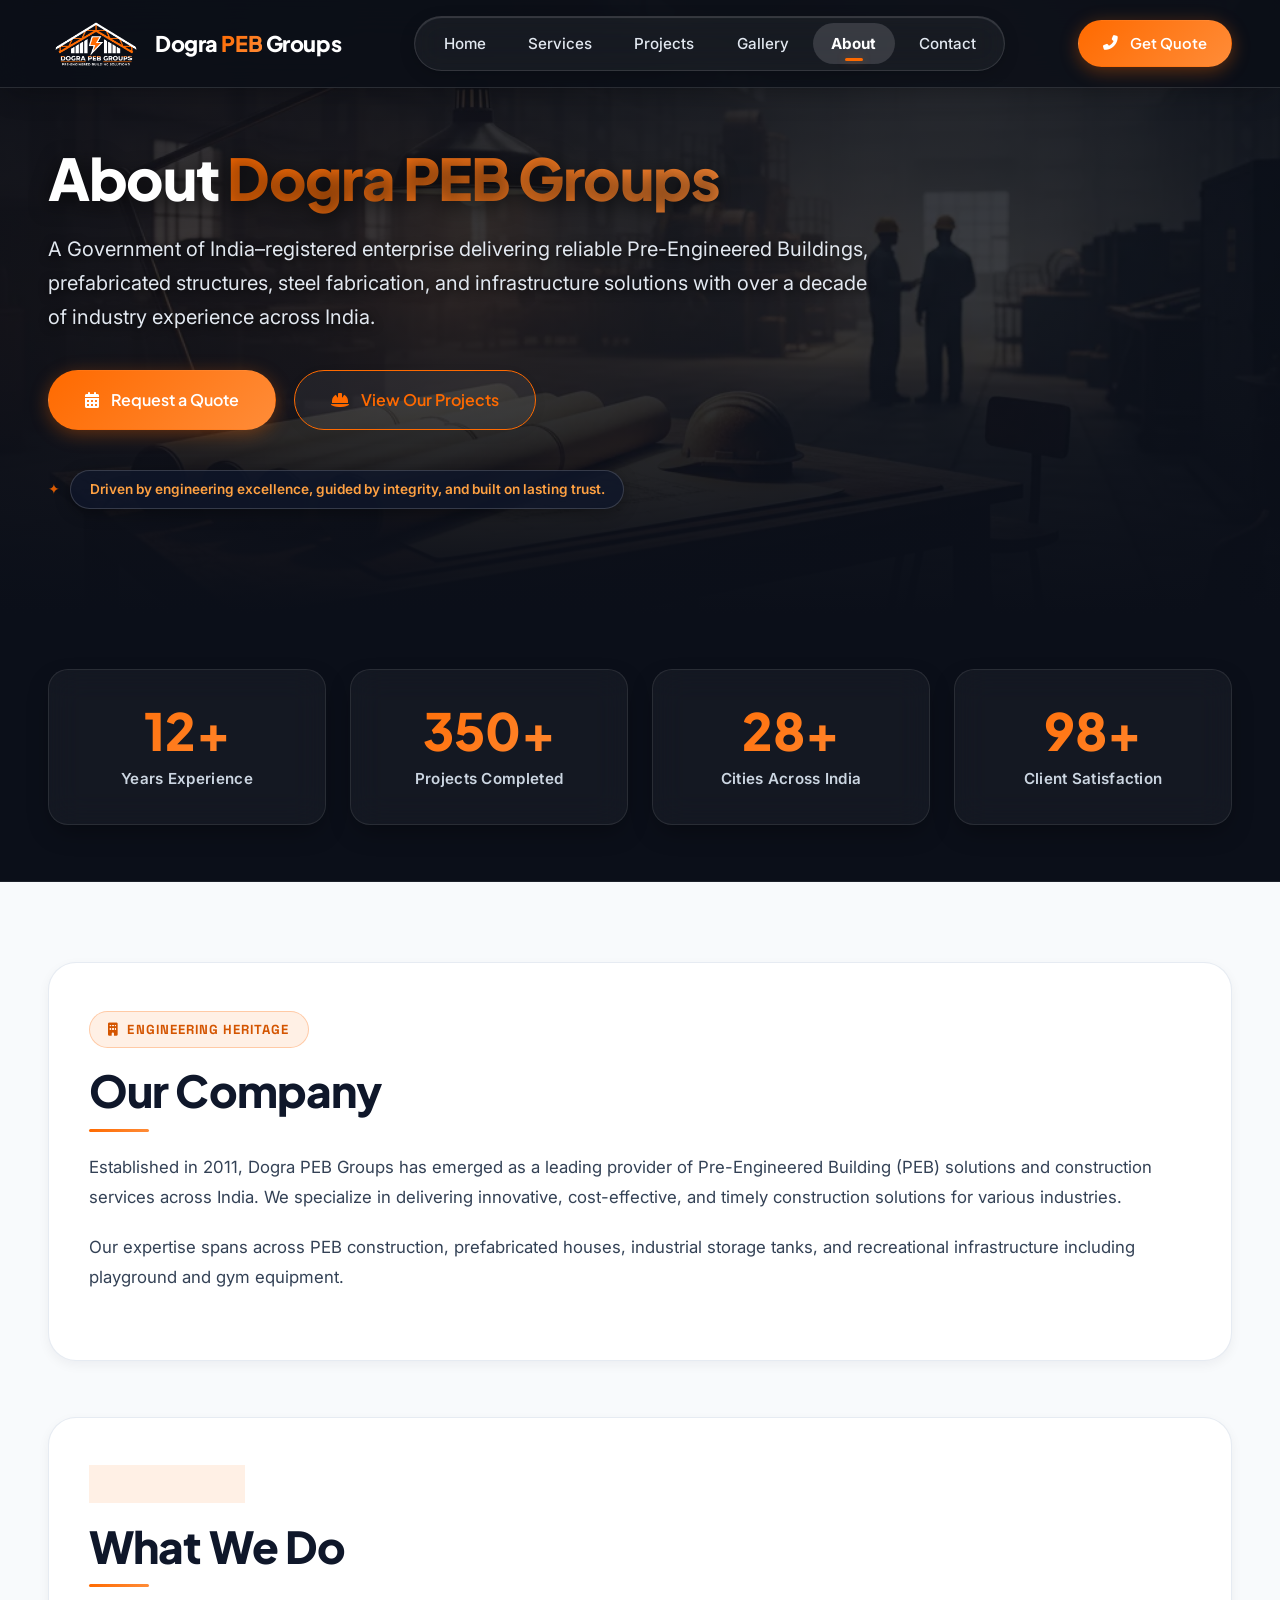
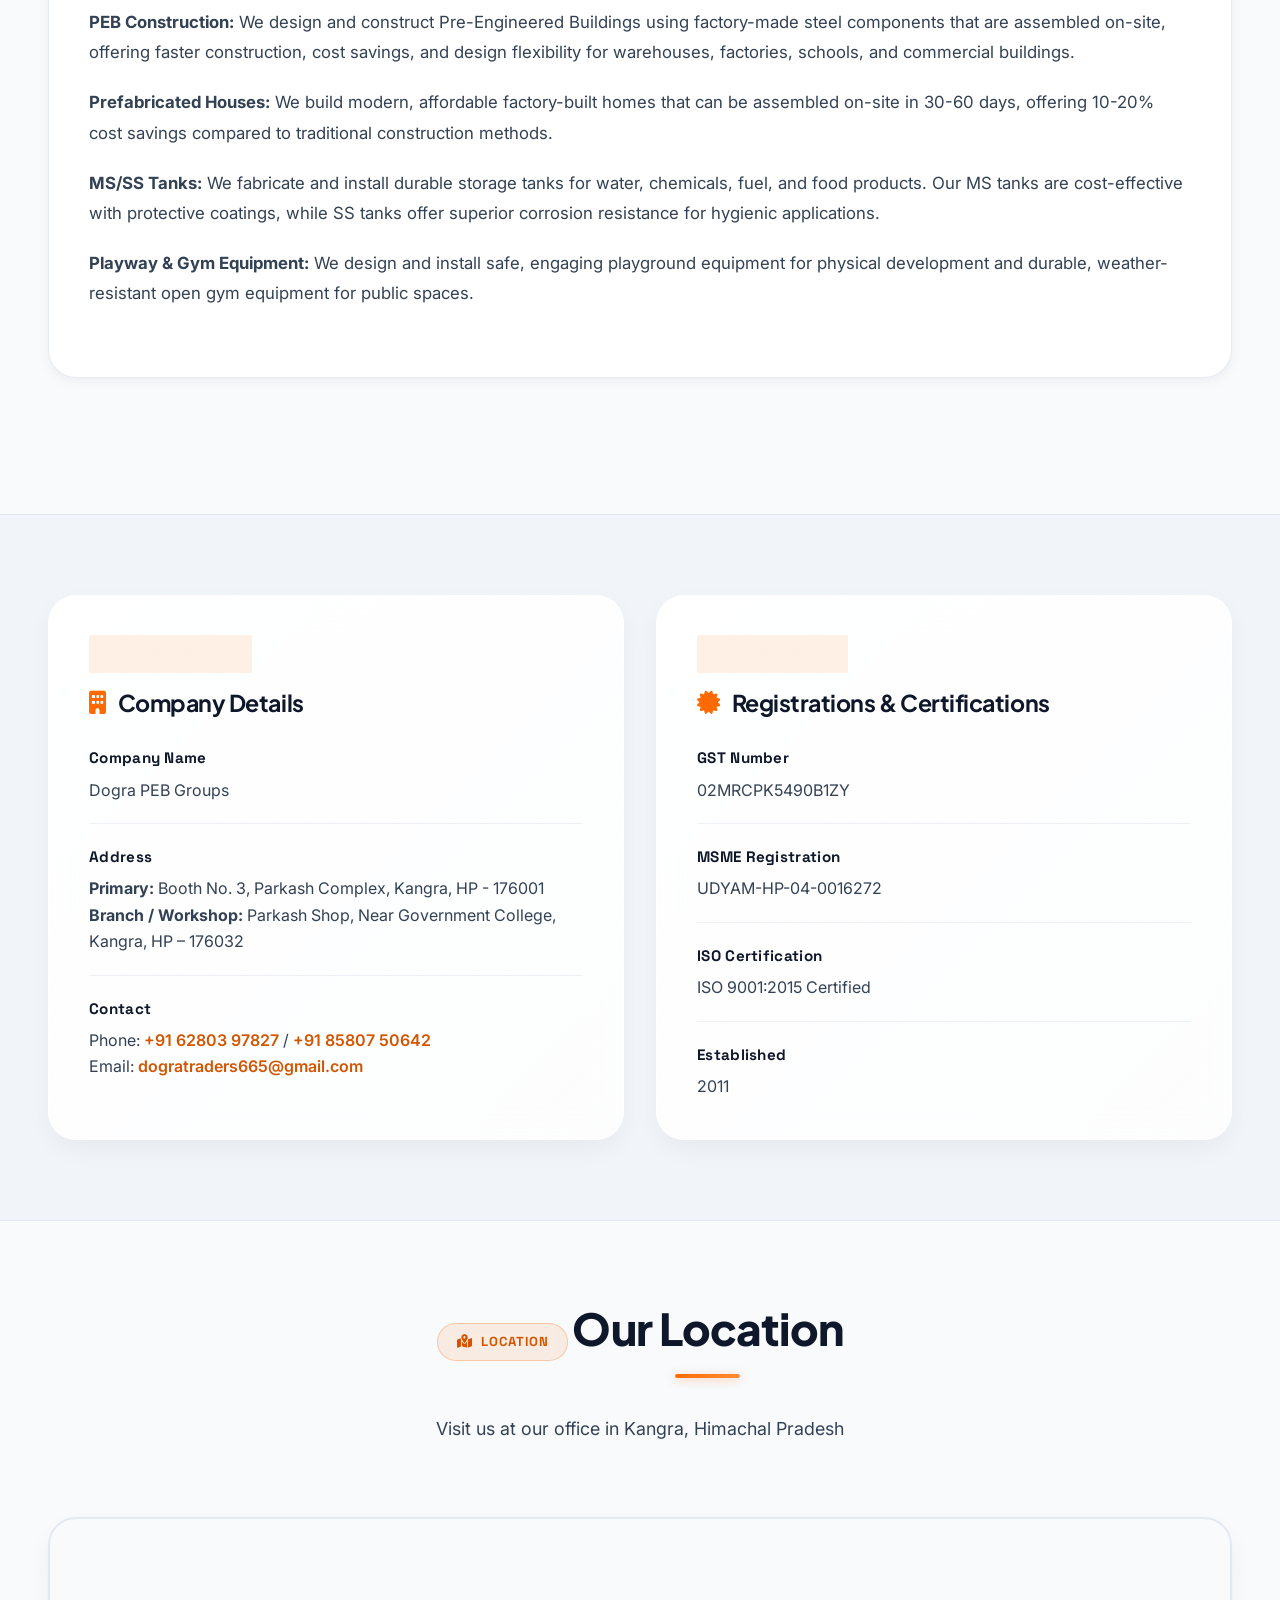
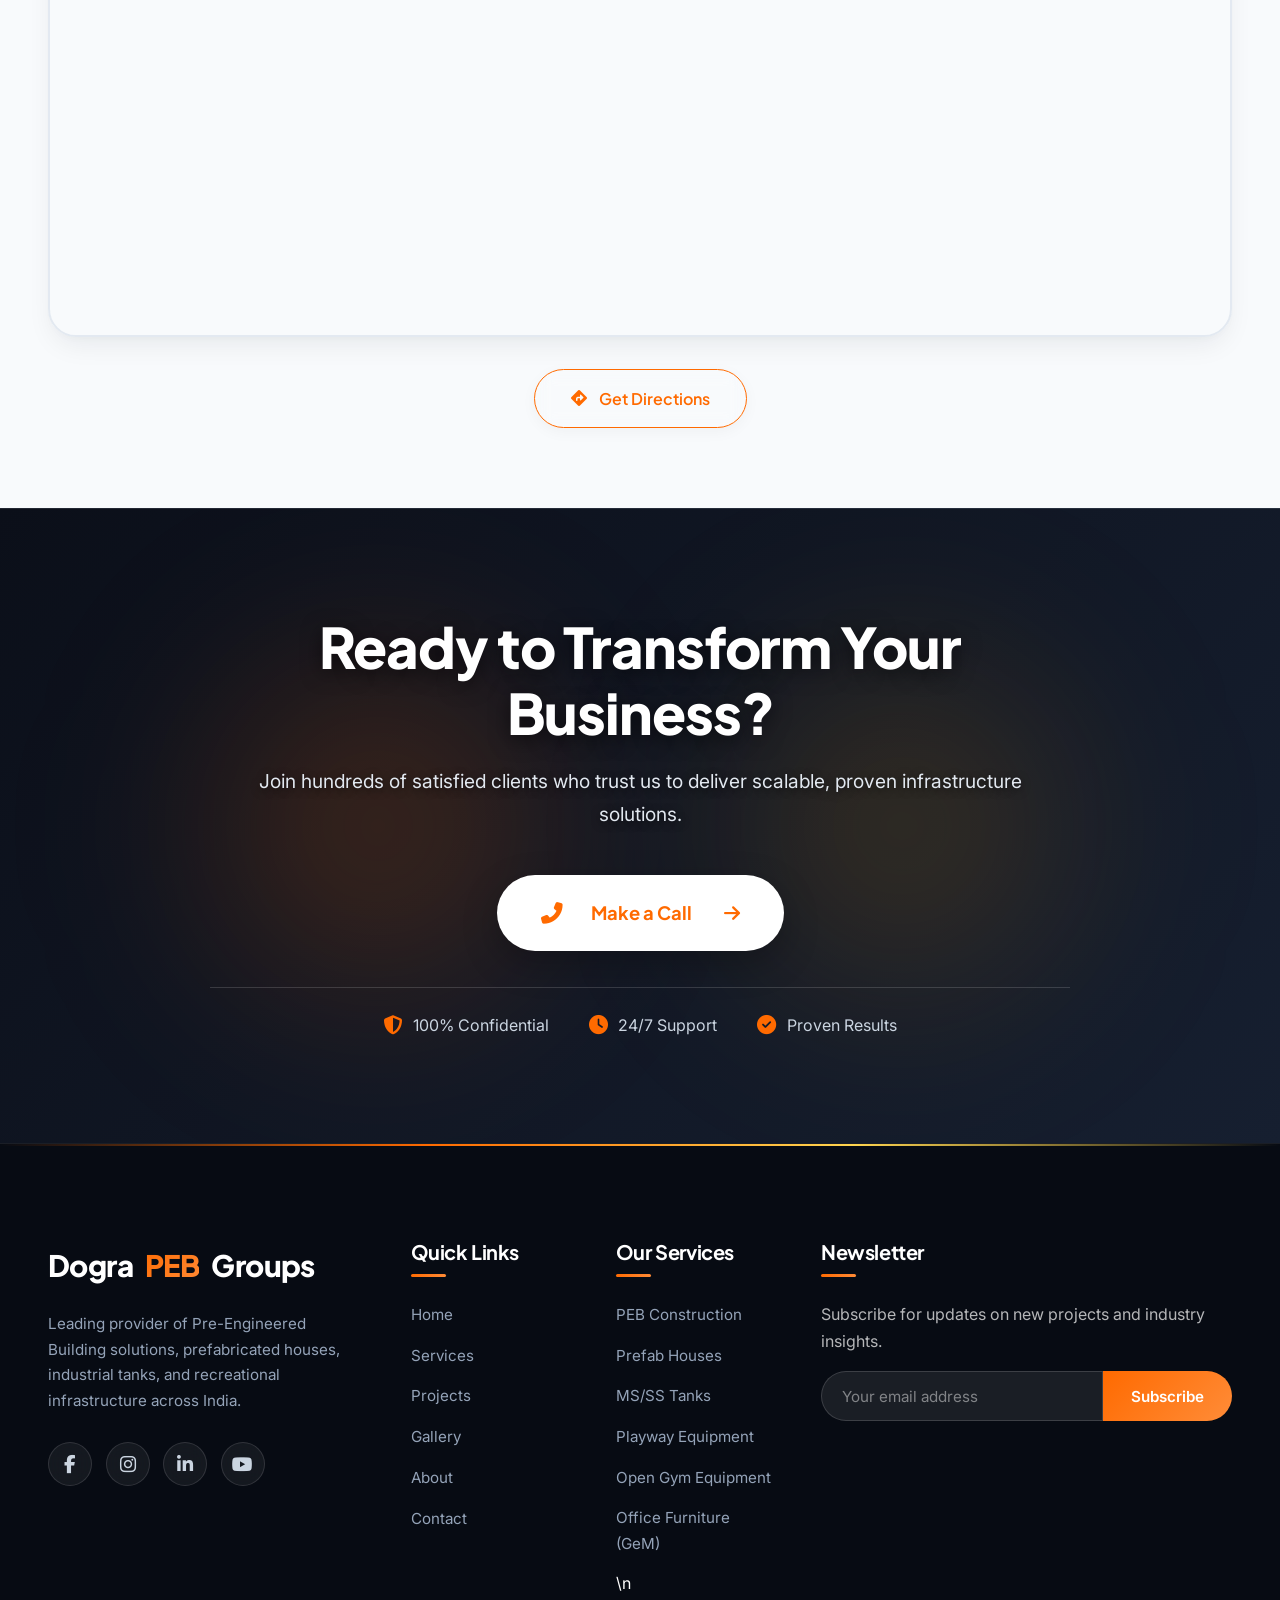
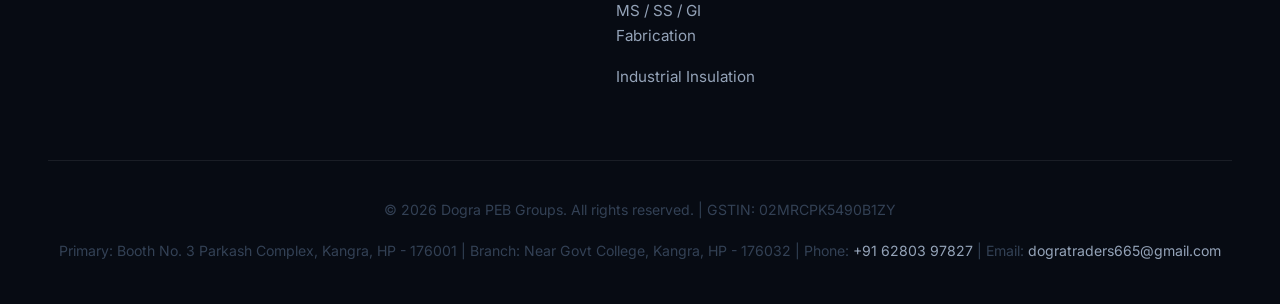
<file: about-us/index.html>
<!DOCTYPE html>
<html lang="en">

<head>
    <meta charset="UTF-8">
    <meta name="viewport" content="width=device-width, initial-scale=1.0">

    <!-- About Page SEO -->
    <title>About Us | Dogra PEB Groups | PEB Construction Company</title>
    <meta name="description" content="Learn about Dogra PEB Groups, a Government of India–registered enterprise delivering Pre-Engineered Buildings, prefab structures, MS & SS tank fabrication, Open Gym installations and infrastructure solutions across India.">
    <meta name="keywords" content="about Dogra PEB Groups, PEB construction company, pre engineered building contractor, industrial construction India">

    <!-- Canonical -->
    <link rel="canonical" href="https://www.dograpebgroups.in/about-us/">

    <!-- Open Graph -->
    <meta property="og:title" content="About Dogra PEB Groups">
    <meta property="og:description" content="A trusted PEB construction and infrastructure solutions company serving clients across India.">
    <meta property="og:type" content="website">
    <meta property="og:image" content="https://images.unsplash.com/photo-1581094794329-c8112a89af12?ixlib=rb-4.0.3&auto=format&fit=crop&w=1200&q=80">
    <meta property="og:url" content="https://www.dograpebgroups.in/about-us/">

    <!-- Twitter -->
    <meta name="twitter:card" content="summary_large_image">
    <meta name="twitter:title" content="About Dogra PEB Groups">
    <meta name="twitter:description" content="Discover the vision, expertise, and commitment behind Dogra PEB Groups.">

    <!-- Branding -->
    <meta name="theme-color" content="#1a365d">

    <!-- Favicon -->
    <link rel="icon" href="../assets/imgs/favicon.ico" type="image/x-icon">

    <!-- Fonts & Icons -->
    <link rel="preconnect" href="https://fonts.googleapis.com">
    <link rel="preconnect" href="https://fonts.gstatic.com" crossorigin>
    <link href="https://fonts.googleapis.com/css2?family=Inter:wght@300;400;500;600;700&family=Plus+Jakarta+Sans:wght@400;500;600;700;800&family=Space+Grotesk:wght@500;600;700&display=swap" rel="stylesheet">

    <link rel="stylesheet" href="https://cdnjs.cloudflare.com/ajax/libs/font-awesome/6.4.0/css/all.min.css"
          integrity="sha512-iecdLmaskl7CVkqkXNQ/ZH/XLlvWZOJyj7Yy7tcenmpD1ypASozpmT/E0iPtmFIB46ZmdtAc9eNBvH0H/ZpiBw=="
          crossorigin="anonymous" referrerpolicy="no-referrer">

    <!-- Main CSS -->
    <link rel="stylesheet" href="../assets/css/style.css">

    <!-- Structured Data (JSON-LD) for LocalBusiness / GeneralContractor -->
    <script type="application/ld+json">
    {
      "@context": "https://schema.org",
      "@type": "GeneralContractor",
      "name": "Dogra PEB Groups",
      "image": "https://www.dograpebgroups.in/assets/imgs/banners/banner1.webp",
      "logo": "https://www.dograpebgroups.in/assets/imgs/logo.svg",
      "url": "https://www.dograpebgroups.in/about-us/",
      "telephone": "+916280397827",
      "email": "dogratraders665@gmail.com",
      "taxID": "02MRCPK5490B1ZY",
      "priceRange": "$$",
      "description": "Learn about Dogra PEB Groups, leading PEB manufacturer and industrial construction company in India.",
      "address": [
        {
          "@type": "PostalAddress",
          "streetAddress": "Booth No. 3 Parkash Complex",
          "addressLocality": "Kangra",
          "addressRegion": "Himachal Pradesh",
          "postalCode": "176001",
          "addressCountry": "IN"
        },
        {
          "@type": "PostalAddress",
          "streetAddress": "Parkash Shop, Near Government College",
          "addressLocality": "Kangra",
          "addressRegion": "Himachal Pradesh",
          "postalCode": "176032",
          "addressCountry": "IN"
        }
      ],
      "openingHoursSpecification": {
        "@type": "OpeningHoursSpecification",
        "dayOfWeek": ["Monday", "Tuesday", "Wednesday", "Thursday", "Friday", "Saturday"],
        "opens": "09:00",
        "closes": "18:00"
      }
    }
    </script>
</head>


<body>
    <!-- Header -->
    <header id="header">
        <div class="container header-container">
            <div class="logo">
                <a href="../index.html">
                    <img decoding="async" width="600" height="334" alt="Dogra PEB Groups Logo" srcset="../assets/imgs/logo.webp" src="../assets/imgs/logo.png" class="logo-icon">
                </a>
                <div class="logo-text">Dogra <span>PEB</span> Groups</div>
            </div>

            <nav class="nav-desktop">
                <ul class="nav-list">
                    <li><a href="../index.html" class="nav-link">Home</a></li>
                    <li><a href="../services/index.html" class="nav-link">Services</a></li>
                    <li><a href="../projects/index.html" class="nav-link">Projects</a></li>
                    <li><a href="../gallery/index.html" class="nav-link">Gallery</a></li>
                    <li><a href="../about-us/index.html" class="nav-link active">About</a></li>
                    <li><a href="../contact-us/index.html" class="nav-link">Contact</a></li>
                </ul>
            </nav>

            <a href="../contact-us/index.html" class="btn btn-primary header-cta">
                <i class="fas fa-phone-alt"></i> Get Quote
            </a>

            <button class="mobile-toggle" id="mobileToggle">
                <span></span>
                <span></span>
                <span></span>
            </button>
        </div>

        <nav class="nav-mobile" id="navMobile">
            <ul class="nav-list">
                <li><a href="../index.html" class="nav-link active">Home</a></li>
                <li><a href="../services/index.html" class="nav-link">Services</a></li>
                <li><a href="../projects/index.html" class="nav-link">Projects</a></li>
                <li><a href="../gallery/index.html" class="nav-link">Gallery</a></li>
                <li><a href="../about-us/index.html" class="nav-link active">About</a></li>
                <li><a href="../contact-us/index.html" class="nav-link">Contact</a></li>
                <li><a href="../contact-us/index.html" class="btn btn-primary" style="margin-top: 1rem;">
                        <i class="fas fa-phone-alt"></i> Get Quote
                    </a></li>
            </ul>
        </nav>

        <div class="nav-overlay" id="navOverlay"></div>
    </header>

    <!-- Hero Section -->
    <section id="home" class="hero about-us-banner">
        <div class="hero-bg">
            <img loading="lazy" decoding="async" width="1024" height="680" alt="Dogra PEB Groups - Pre-Engineered Building Structure" srcset="../assets/imgs/banners/about-us.webp" src="../assets/imgs/banners/about-us.png" class="banner-full">
            <img loading="lazy" decoding="async" width="544" height="680" alt="Dogra PEB Groups - Pre-Engineered Building Structure" srcset="../assets/imgs/banners/about-us-mb.webp" src="../assets/imgs/banners/about-us-mb.png" class="banner-mb">
        </div>
        <div class="container">
            <div class="hero-content">
                <h1>About <span class="highlight">Dogra PEB Groups</span></h1>
                <p>
                    A Government of India–registered enterprise delivering reliable
                    Pre-Engineered Buildings, prefabricated structures, steel fabrication,
                    and infrastructure solutions with over a decade of industry experience
                    across India.
                </p>
                <div class="hero-btns">
                    <a href="../contact-us/index.html" class="btn btn-primary">
                        <i class="fas fa-calendar-alt"></i> Request a Quote
                    </a>
                    <a href="../projects/index.html" class="btn btn-outline">
                        <i class="fas fa-hard-hat"></i> View Our Projects
                    </a>
                </div>
                <div class="hero-trust">
                    <span class="separator">✦</span>
                    <span class="innertext">
                        <span class="separator-mb">✦</span> Driven by engineering excellence, guided by integrity, and built on lasting trust.
                    </span>
                </div>
            </div>
        </div>
    </section>

    <!-- Stats Section -->
    <section class="stats-section">
        <div class="container">
            <div class="stats-grid">
                <div class="stat-item fade-in">
                    <div class="stat-number" data-count="12">0</div>
                    <div class="stat-label">Years Experience</div>
                </div>
                <div class="stat-item fade-in">
                    <div class="stat-number" data-count="350">0</div>
                    <div class="stat-label">Projects Completed</div>
                </div>
                <div class="stat-item fade-in">
                    <div class="stat-number" data-count="28">0</div>
                    <div class="stat-label">Cities Across India</div>
                </div>
                <div class="stat-item fade-in">
                    <div class="stat-number" data-count="98">0</div>
                    <div class="stat-label">Client Satisfaction</div>
                </div>
            </div>
        </div>
    </section>

    <!-- About Content -->
    <section class="about-content">
        <div class="container">
            <div class="about-section fade-in">
                <div class="section-eyebrow"><i class="fas fa-building"></i> Engineering Heritage</div>
                <h2>Our Company</h2>
                <p>Established in 2011, Dogra PEB Groups has emerged as a leading provider of Pre-Engineered Building (PEB) solutions and construction services across India. We specialize in delivering innovative, cost-effective, and timely construction solutions for various industries.</p>
                <p>Our expertise spans across PEB construction, prefabricated houses, industrial storage tanks, and recreational infrastructure including playground and gym equipment.</p>
            </div>
            
            <div class="about-section fade-in">
                <div class="section-eyebrow"><i class="fas fa-cogs"></i> Capabilities</div>
                <h2>What We Do</h2>
                <p><strong>PEB Construction:</strong> We design and construct Pre-Engineered Buildings using factory-made steel components that are assembled on-site, offering faster construction, cost savings, and design flexibility for warehouses, factories, schools, and commercial buildings.</p>
                
                <p><strong>Prefabricated Houses:</strong> We build modern, affordable factory-built homes that can be assembled on-site in 30-60 days, offering 10-20% cost savings compared to traditional construction methods.</p>
                
                <p><strong>MS/SS Tanks:</strong> We fabricate and install durable storage tanks for water, chemicals, fuel, and food products. Our MS tanks are cost-effective with protective coatings, while SS tanks offer superior corrosion resistance for hygienic applications.</p>
                
                <p><strong>Playway & Gym Equipment:</strong> We design and install safe, engaging playground equipment for physical development and durable, weather-resistant open gym equipment for public spaces.</p>
            </div>
        </div>
    </section>

    <!-- Company Information -->
    <section class="company-info">
        <div class="container">
            <div class="info-grid">
                <!-- Company Details -->
                <div class="info-card fade-in">
                    <div class="section-eyebrow"><i class="fas fa-id-card"></i> Official Data</div>
                    <h3><i class="fas fa-building"></i> Company Details</h3>
                    <div class="info-item">
                        <div class="info-label">Company Name</div>
                        <div class="info-value">Dogra PEB Groups</div>
                    </div>
                    <div class="info-item">
                        <div class="info-label">Address</div>
                        <div class="info-value">
                            <strong>Primary:</strong> Booth No. 3, Parkash Complex, Kangra, HP - 176001<br>
                            <strong>Branch / Workshop:</strong> Parkash Shop, Near Government College, Kangra, HP – 176032
                        </div>
                    </div>
                    <div class="info-item">
                        <div class="info-label">Contact</div>
                        <div class="info-value">
                            Phone: <a href="tel:+916280397827">+91 62803 97827</a> / <a href="tel:+918580750642">+91 85807 50642</a><br>
                            Email: <a href="mailto:dogratraders665@gmail.com">dogratraders665@gmail.com</a>
                        </div>
                    </div>
                </div>
                
                <!-- Registrations & Certifications -->
                <div class="info-card fade-in">
                    <div class="section-eyebrow"><i class="fas fa-shield-alt"></i> Compliance</div>
                    <h3><i class="fas fa-certificate"></i> Registrations & Certifications</h3>
                    <div class="info-item">
                        <div class="info-label">GST Number</div>
                        <div class="info-value">02MRCPK5490B1ZY</div>
                    </div>
                    <div class="info-item">
                        <div class="info-label">MSME Registration</div>
                        <div class="info-value">UDYAM-HP-04-0016272</div>
                    </div>
                    <div class="info-item">
                        <div class="info-label">ISO Certification</div>
                        <div class="info-value">ISO 9001:2015 Certified</div>
                    </div>
                    <div class="info-item">
                        <div class="info-label">Established</div>
                        <div class="info-value">2011</div>
                    </div>
                </div>
            </div>
        </div>
    </section>

    <!-- Map Section -->
    <section class="map-section">
        <div class="container">
            <div class="section-header">
                <div class="section-eyebrow"><i class="fas fa-map-marked-alt"></i> Location</div>
                <h2>Our Location</h2>
                <p>Visit us at our office in Kangra, Himachal Pradesh</p>
            </div>
            
            <div class="map-container">
                <!-- Google Maps Embed -->
                <iframe 
                    src="https://www.google.com/maps/embed?pb=!1m18!1m12!1m3!1d3379.3111297444467!2d76.26041541513626!3d32.09845078118956!2m3!1f0!2f0!3f0!3m2!1i1024!2i768!4f13.1!3m3!1m2!1s0x391b5434b0eef61f%3A0xaa9b04fd72ac5ec5!2sKangra%2C%20Himachal%20Pradesh!5e0!3m2!1sen!2sin!4v1621234567890!5m2!1sen!2sin" 
                    width="100%" 
                    height="100%" 
                    style="border:0;" 
                    allowfullscreen="" 
                    loading="lazy">
                </iframe>
            </div>
            
            <div style="text-align: center; margin-top: 2rem;">
                <a href="https://www.google.com/maps/place/Sialkar,+Himachal+Pradesh+176032/@31.8408378,76.3110984,12z/data=!3m1!4b1!4m6!3m5!1s0x391b323c38c81527:0xf53dcc835c2d40d!8m2!3d31.8337586!4d76.3753046!16s%2Fg%2F1hhvk_cs6?entry=ttu&g_ep=EgoyMDI2MDExMy4wIKXMDSoASAFQAw%3D%3D" target="_blank" class="btn btn-outline">
                    <i class="fas fa-directions"></i> Get Directions
                </a>
            </div>
        </div>
    </section>

    <!-- CTA Section -->
    <section id="cta" class="cta-section">
        <div class="container">
            <div class="cta-content">
                <h2 class="cta-heading">Ready to Transform Your Business?</h2>
                
                <!-- Added benefit-oriented subheading -->
                <p class="cta-subheading">Join hundreds of satisfied clients who trust us to deliver scalable, proven infrastructure solutions.</p>
                
                <!-- Enhanced CTA Button with hover effects -->
                <div class="cta-button-container">
                    <a href="tel:+916280397827" class="btn btn-get-started">
                        <span class="btn-icon">
                            <i class="fas fa-phone-alt"></i>
                        </span>
                        <span class="btn-text">
                            <span class="btn-main-text">Make a Call</span>
                        </span>
                        <span class="btn-arrow">
                            <i class="fas fa-arrow-right"></i>
                        </span>
                    </a>
                </div>
                
                <!-- Added trust indicators -->
                <div class="trust-indicators">
                    <div class="trust-item">
                        <i class="fas fa-shield-alt"></i>
                        <span>100% Confidential</span>
                    </div>
                    <div class="trust-item">
                        <i class="fas fa-clock"></i>
                        <span>24/7 Support</span>
                    </div>
                    <div class="trust-item">
                        <i class="fas fa-check-circle"></i>
                        <span>Proven Results</span>
                    </div>
                </div>
            </div>
        </div>
    </section>

    <!-- Footer -->
    <footer>
        <div class="container">
            <div class="footer-grid">
                <div class="footer-about">
                    <div class="footer-logo">Dogra <span>PEB</span> Groups</div>
                    <p>Leading provider of Pre-Engineered Building solutions, prefabricated houses, industrial tanks,
                        and recreational infrastructure across India.</p>
                    <div class="footer-social">
                        <a href="#" class="social-icon" aria-label="Facebook">
                            <i class="fab fa-facebook-f"></i>
                        </a>
                        <a href="#" class="social-icon" aria-label="Instagram">
                            <i class="fab fa-instagram"></i>
                        </a>
                        <a href="#" class="social-icon" aria-label="LinkedIn">
                            <i class="fab fa-linkedin-in"></i>
                        </a>
                        <a href="#" class="social-icon" aria-label="YouTube">
                            <i class="fab fa-youtube"></i>
                        </a>
                    </div>
                </div>

                <div>
                    <h3 class="footer-heading">Quick Links</h3>
                    <ul class="footer-links">
                        <li><a href="../index.html">Home</a></li>
                        <li><a href="../services/index.html">Services</a></li>
                        <li><a href="../projects/index.html">Projects</a></li>
                        <li><a href="../gallery/index.html">Gallery</a></li>
                        <li><a href="../about-us/index.html">About</a></li>
                        <li><a href="../contact-us/index.html">Contact</a></li>
                    </ul>
                </div>

                <div>
                    <h3 class="footer-heading">Our Services</h3>
                    <ul class="footer-links">
                        <li><a href="../services/index.html">PEB Construction</a></li>
                        <li><a href="../services/index.html">Prefab Houses</a></li>
                        <li><a href="../services/index.html">MS/SS Tanks</a></li>
                        <li><a href="../services/index.html">Playway Equipment</a></li>
                        <li><a href="../open-gym-equipment/index.html">Open Gym Equipment</a></li>
                        <li><a href="../office-furniture/index.html">Office Furniture (GeM)</a></li>\n                        <li><a href="../fabricated-products/index.html">MS / SS / GI Fabrication</a></li>
                        <li><a href="../services/index.html">Industrial Insulation</a></li>
                    </ul>
                </div>

                <div>
                    <h3 class="footer-heading">Newsletter</h3>
                    <p style="color: rgba(255, 255, 255, 0.7); margin-bottom: 1rem;">Subscribe for updates on new
                        projects and industry insights.</p>
                    <form class="newsletter-form" id="newsletterForm">
                        <input type="email" class="newsletter-input" placeholder="Your email address" required>
                        <button type="submit" class="newsletter-btn">Subscribe</button>
                    </form>
                </div>
            </div>

            <div class="footer-bottom">
                <p>&copy; 2026 Dogra PEB Groups. All rights reserved. | GSTIN: 02MRCPK5490B1ZY</p>
                <p style="margin-top: 0.5rem;">Primary: Booth No. 3 Parkash Complex, Kangra, HP - 176001 | Branch: Near Govt College, Kangra, HP - 176032 | Phone: <a href="tel:+916280397827">+91 62803 97827</a> | Email: <a href="mailto:dogratraders665@gmail.com">dogratraders665@gmail.com</a></p>
            </div>
        </div>
    </footer>

    <script src="../assets/js/script.js"></script>
</body>

</html>
</file>
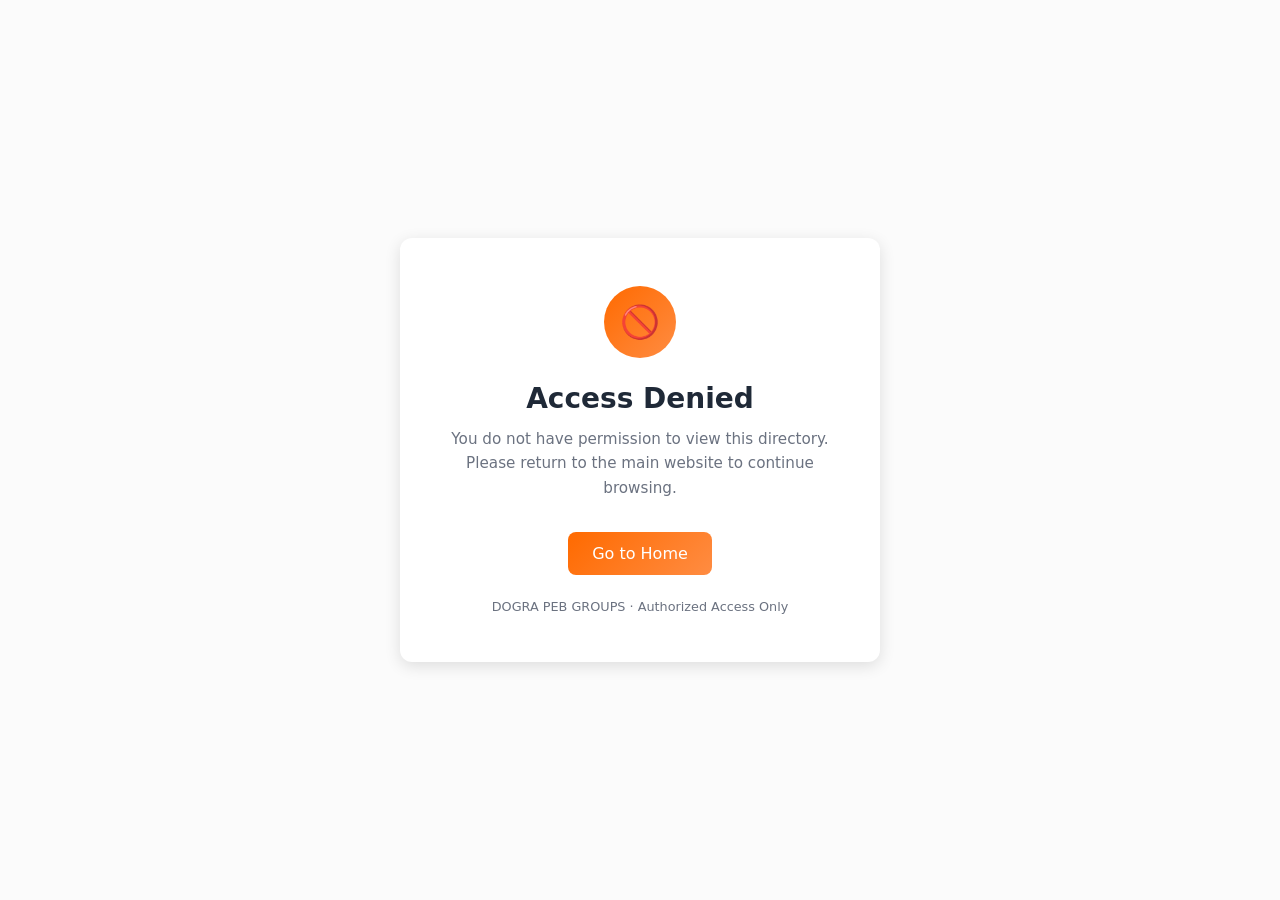
<file: assets/index.html>
<!DOCTYPE html>
<html lang="en">
<head>
    <meta charset="UTF-8" />
    <meta name="viewport" content="width=device-width, initial-scale=1.0" />
    <title>Access Denied</title>

    <style>
        :root {
            --color-primary: #222831;
            --color-accent: #FF6A00;
            --color-accent-light: #FF8C42;
            --color-bg: #FBFBFB;
            --color-text: #1F2937;
            --color-text-light: #6B7280;
            --color-card: #FFFFFF;
            --shadow-md: 0 4px 16px rgba(0, 0, 0, 0.12);
            --radius: 12px;
            --transition: all 0.3s ease;
            --gradient-accent: linear-gradient(135deg, var(--color-accent), var(--color-accent-light));
        }

        * {
            margin: 0;
            padding: 0;
            box-sizing: border-box;
            font-family: system-ui, -apple-system, BlinkMacSystemFont, "Segoe UI", Roboto, sans-serif;
        }

        body {
            min-height: 100vh;
            background: var(--color-bg);
            display: flex;
            align-items: center;
            justify-content: center;
            color: var(--color-text);
        }

        .access-card {
            background: var(--color-card);
            padding: 3rem 2.5rem;
            border-radius: var(--radius);
            box-shadow: var(--shadow-md);
            max-width: 480px;
            width: 90%;
            text-align: center;
        }

        .access-icon {
            width: 72px;
            height: 72px;
            margin: 0 auto 1.5rem;
            border-radius: 50%;
            background: var(--gradient-accent);
            display: flex;
            align-items: center;
            justify-content: center;
            color: #fff;
            font-size: 2rem;
        }

        h1 {
            font-size: 1.75rem;
            margin-bottom: 0.75rem;
        }

        p {
            font-size: 0.95rem;
            color: var(--color-text-light);
            line-height: 1.6;
            margin-bottom: 2rem;
        }

        .home-btn {
            display: inline-block;
            padding: 0.75rem 1.5rem;
            background: var(--gradient-accent);
            color: #fff;
            text-decoration: none;
            border-radius: 8px;
            font-weight: 500;
            transition: var(--transition);
        }

        .home-btn:hover {
            transform: translateY(-2px);
            box-shadow: 0 6px 20px rgba(255, 106, 0, 0.3);
        }

        .note {
            margin-top: 1.5rem;
            font-size: 0.8rem;
            color: var(--color-text-light);
        }
    </style>
</head>
<body>

    <div class="access-card">
        <div class="access-icon">🚫</div>
        <h1>Access Denied</h1>
        <p>
            You do not have permission to view this directory.
            Please return to the main website to continue browsing.
        </p>
        <a href="https://dograpebgroups.in/" class="home-btn">Go to Home</a>
        <div class="note">
            DOGRA PEB GROUPS · Authorized Access Only
        </div>
    </div>

</body>
</html>
</file>
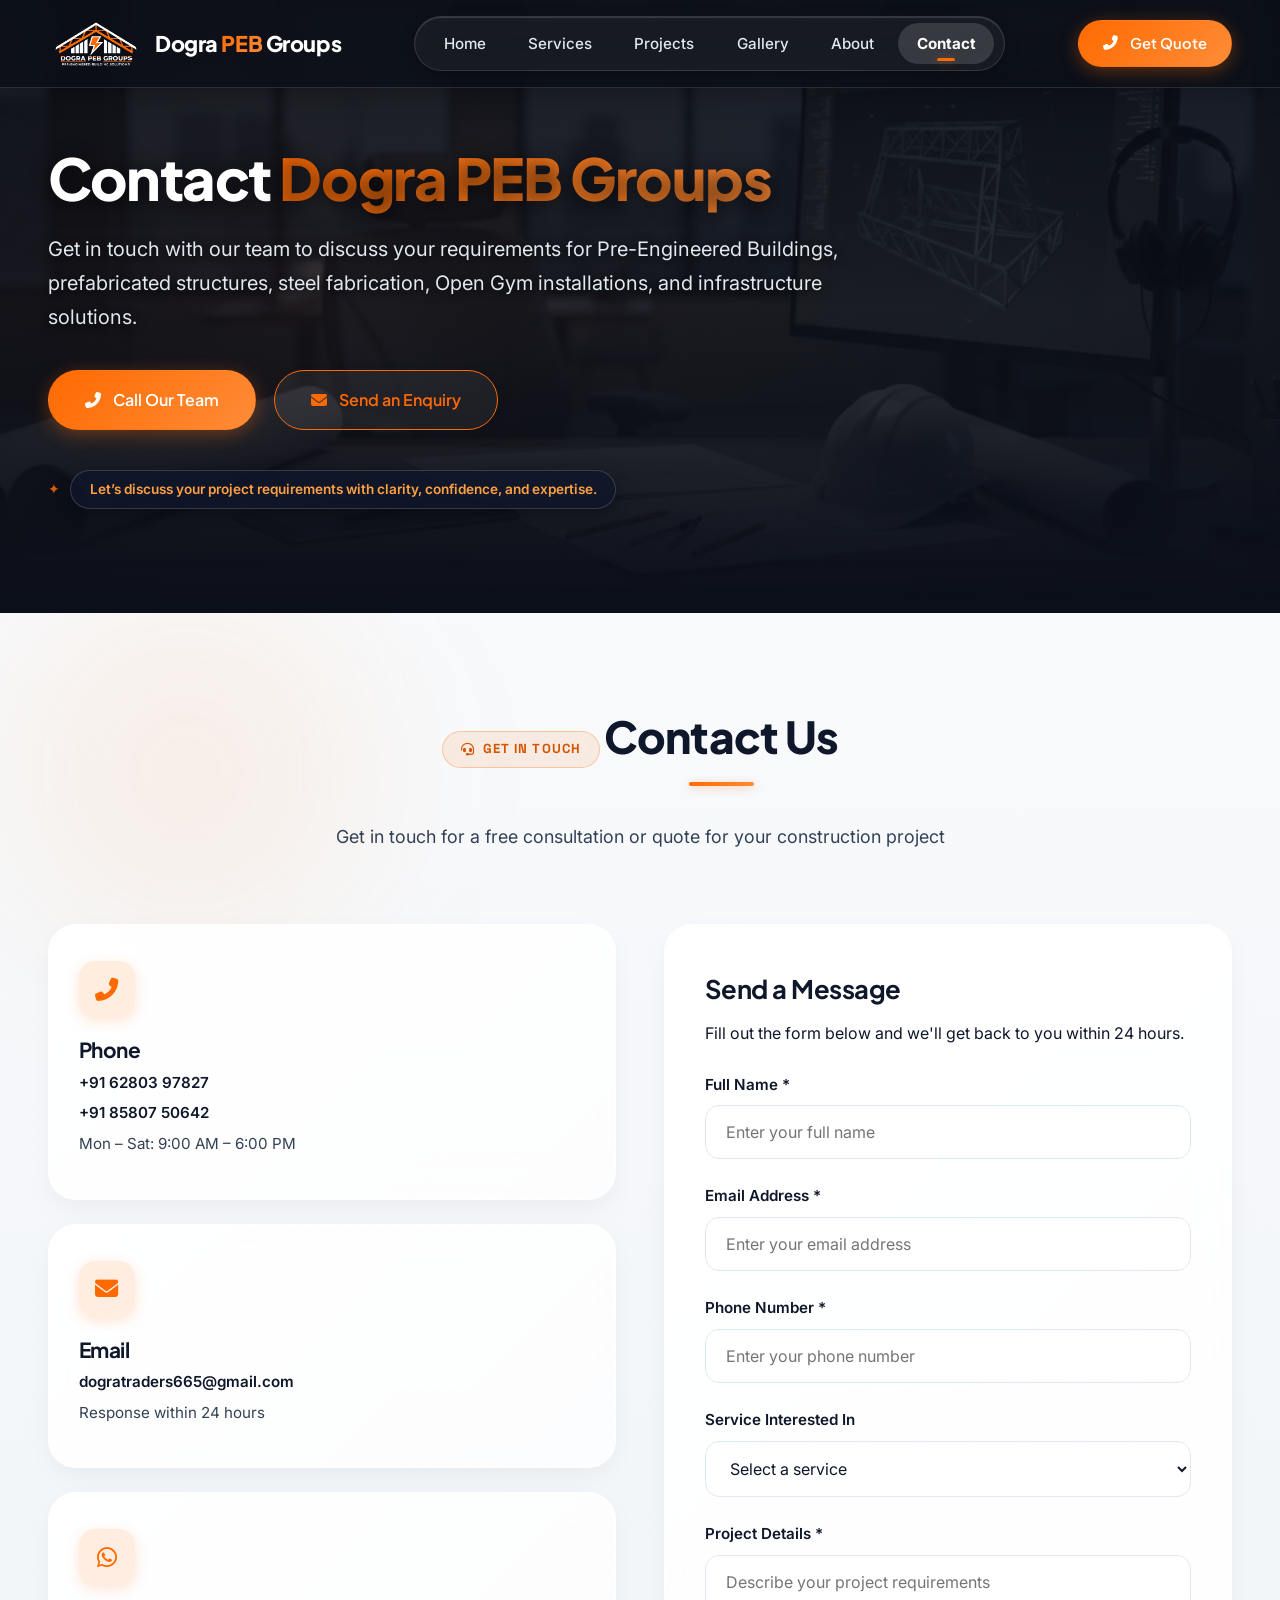
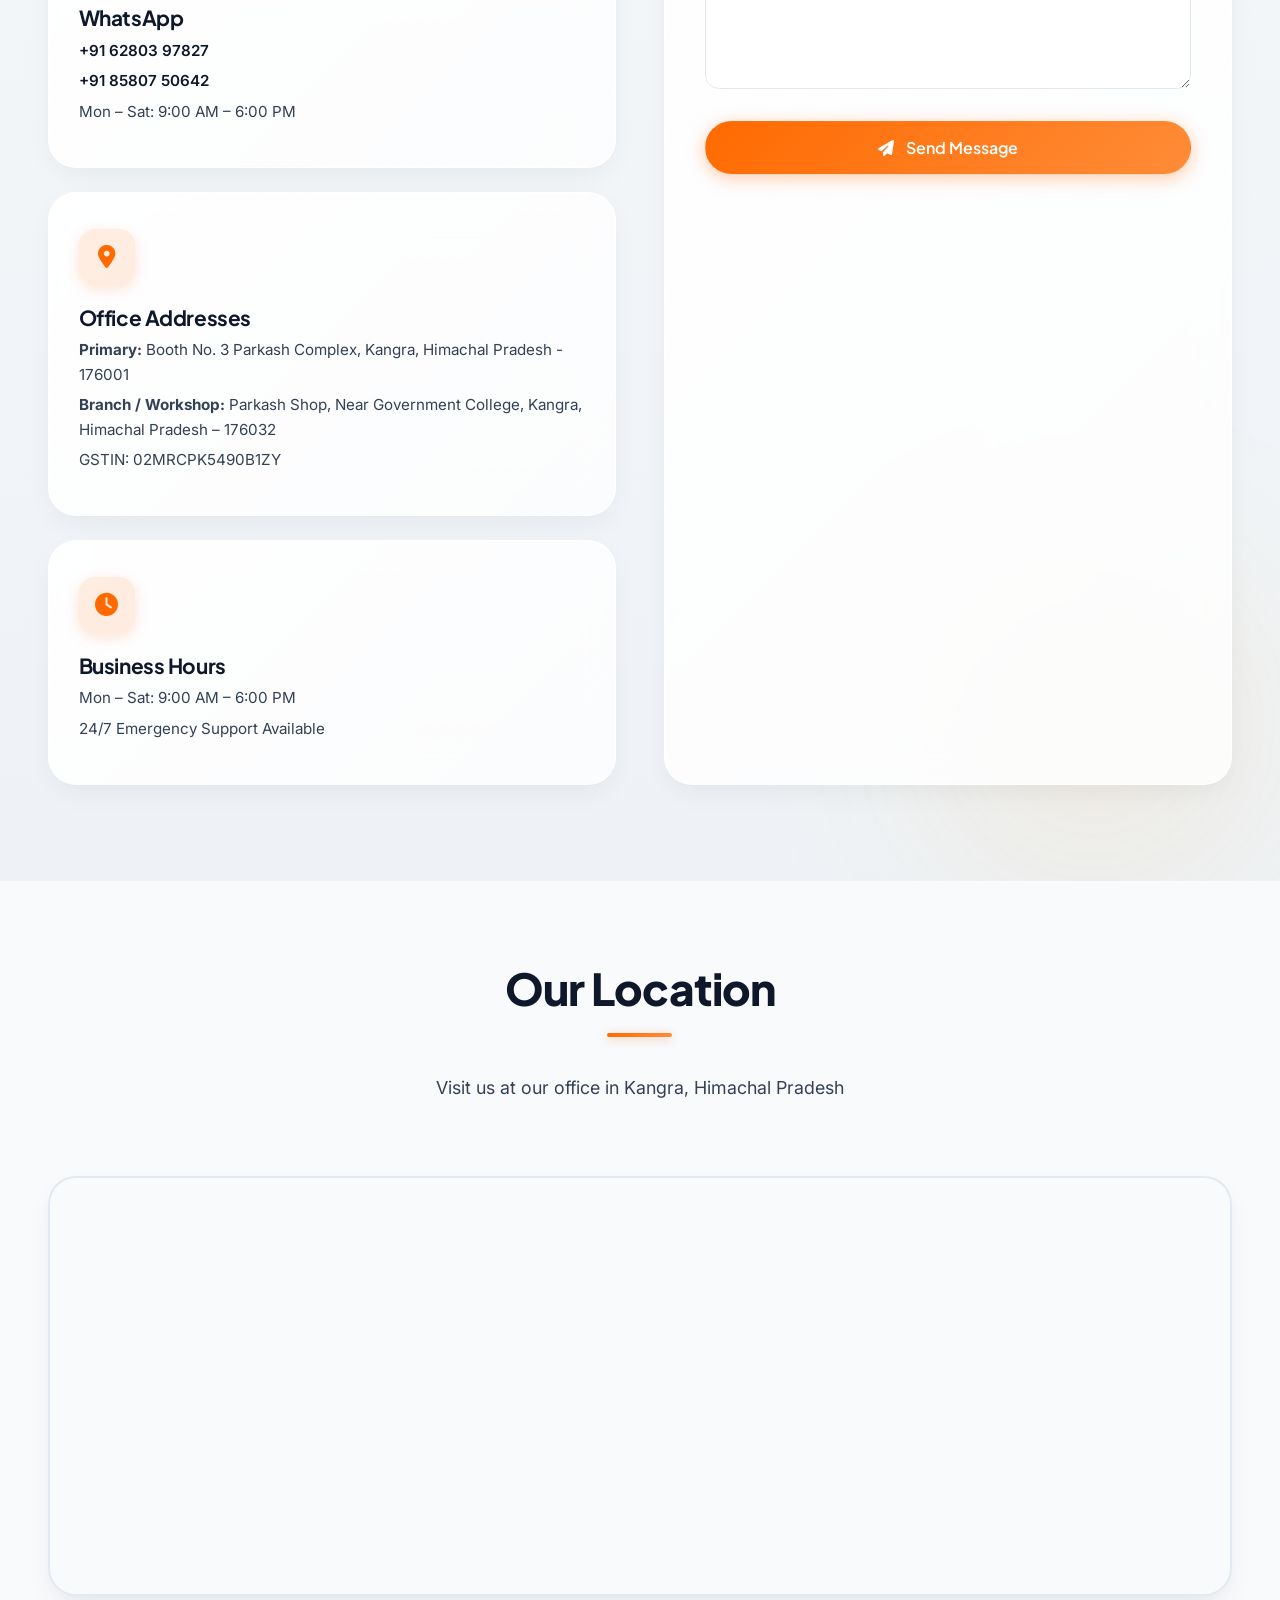
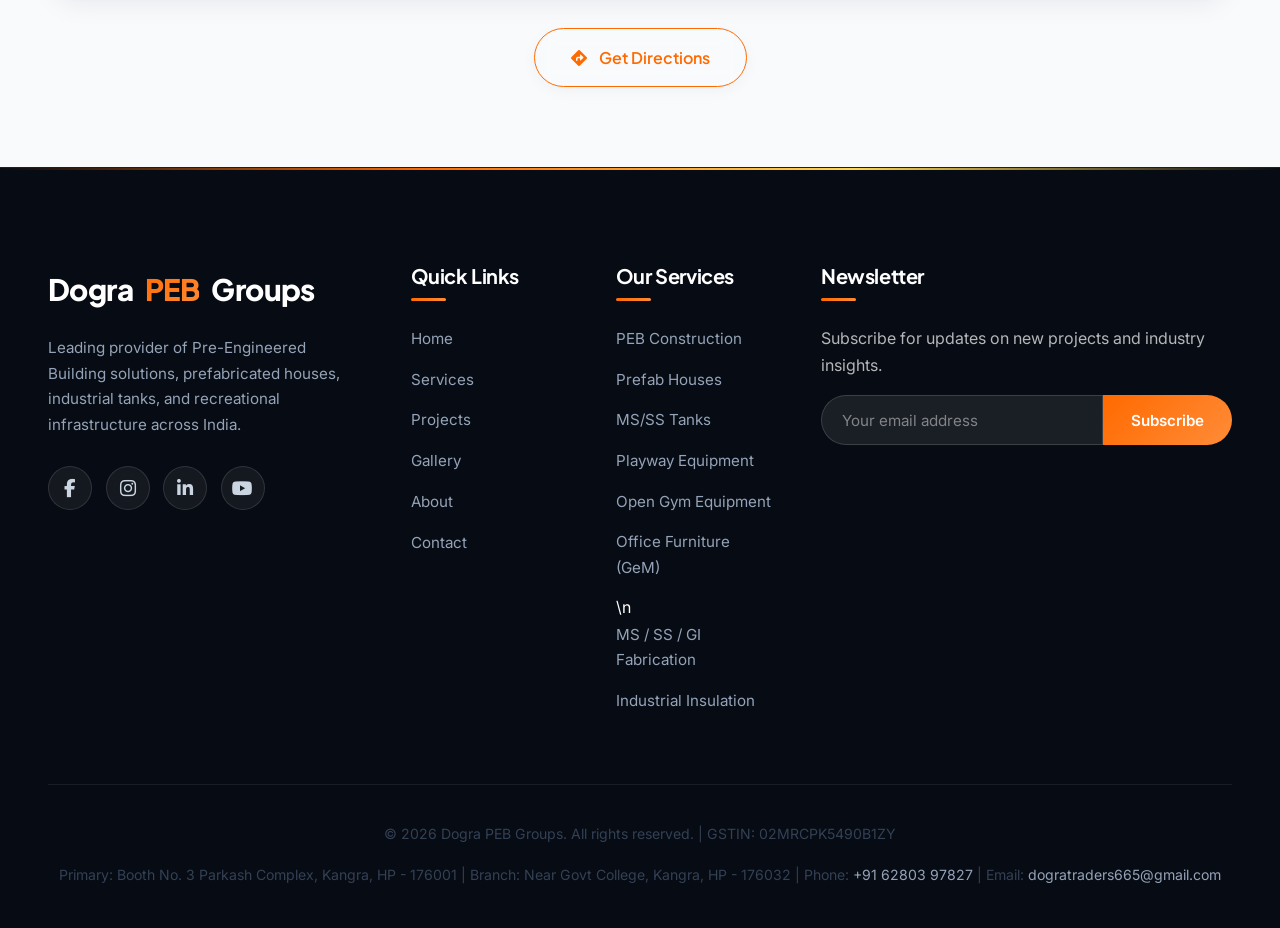
<file: contact-us/index.html>
<!DOCTYPE html>
<html lang="en">

<head>
    <meta charset="UTF-8">
    <meta name="viewport" content="width=device-width, initial-scale=1.0">

    <!-- Contact Page SEO -->
    <title>Contact Dogra PEB Groups | PEB Construction Company in India</title>
    <meta name="description" content="Contact Dogra PEB Groups for PEB construction, pre-engineered buildings, prefab structures, MS & SS tank fabrication, Open Gym installations and infrastructure solutions across India.">
    <meta name="keywords" content="contact PEB construction company, PEB contractor near me, Dogra PEB Groups contact, pre engineered building contractor India">

    <!-- Canonical -->
    <link rel="canonical" href="https://www.dograpebgroups.in/contact-us/">

    <!-- Open Graph -->
    <meta property="og:title" content="Contact Dogra PEB Groups">
    <meta property="og:description" content="Get in touch with Dogra PEB Groups for PEB buildings, prefab structures and industrial infrastructure solutions across India.">
    <meta property="og:type" content="website">
    <meta property="og:image" content="https://images.unsplash.com/photo-1581094794329-c8112a89af12?ixlib=rb-4.0.3&auto=format&fit=crop&w=1200&q=80">
    <meta property="og:url" content="https://www.dograpebgroups.in/contact-us/">

    <!-- Twitter -->
    <meta name="twitter:card" content="summary_large_image">
    <meta name="twitter:title" content="Contact Dogra PEB Groups">
    <meta name="twitter:description" content="Reach out to Dogra PEB Groups for professional PEB construction and infrastructure services.">

    <!-- Branding -->
    <meta name="theme-color" content="#1a365d">

    <!-- Favicon -->
    <link rel="icon" href="../assets/imgs/favicon.ico" type="image/x-icon">

    <!-- Fonts & Icons -->
    <link rel="preconnect" href="https://fonts.googleapis.com">
    <link rel="preconnect" href="https://fonts.gstatic.com" crossorigin>
    <link href="https://fonts.googleapis.com/css2?family=Inter:wght@300;400;500;600;700&family=Plus+Jakarta+Sans:wght@400;500;600;700;800&family=Space+Grotesk:wght@500;600;700&display=swap" rel="stylesheet">

    <link rel="stylesheet" href="https://cdnjs.cloudflare.com/ajax/libs/font-awesome/6.4.0/css/all.min.css"
          integrity="sha512-iecdLmaskl7CVkqkXNQ/ZH/XLlvWZOJyj7Yy7tcenmpD1ypASozpmT/E0iPtmFIB46ZmdtAc9eNBvH0H/ZpiBw=="
          crossorigin="anonymous" referrerpolicy="no-referrer">

    <!-- Main CSS -->
    <link rel="stylesheet" href="../assets/css/style.css">

    <!-- Structured Data (JSON-LD) for LocalBusiness / GeneralContractor -->
    <script type="application/ld+json">
    {
      "@context": "https://schema.org",
      "@type": "GeneralContractor",
      "name": "Dogra PEB Groups",
      "image": "https://www.dograpebgroups.in/assets/imgs/banners/banner1.webp",
      "logo": "https://www.dograpebgroups.in/assets/imgs/logo.svg",
      "url": "https://www.dograpebgroups.in/contact-us/",
      "telephone": "+916280397827",
      "email": "dogratraders665@gmail.com",
      "taxID": "02MRCPK5490B1ZY",
      "priceRange": "$$",
      "description": "Contact Dogra PEB Groups for free consultation, estimation, and quotations on industrial construction.",
      "address": [
        {
          "@type": "PostalAddress",
          "streetAddress": "Booth No. 3 Parkash Complex",
          "addressLocality": "Kangra",
          "addressRegion": "Himachal Pradesh",
          "postalCode": "176001",
          "addressCountry": "IN"
        },
        {
          "@type": "PostalAddress",
          "streetAddress": "Parkash Shop, Near Government College",
          "addressLocality": "Kangra",
          "addressRegion": "Himachal Pradesh",
          "postalCode": "176032",
          "addressCountry": "IN"
        }
      ],
      "openingHoursSpecification": {
        "@type": "OpeningHoursSpecification",
        "dayOfWeek": ["Monday", "Tuesday", "Wednesday", "Thursday", "Friday", "Saturday"],
        "opens": "09:00",
        "closes": "18:00"
      }
    }
    </script>
</head>

<body>
    <!-- Header -->
    <header id="header">
        <div class="container header-container">
            <div class="logo">
                <a href="../index.html">
                    <img decoding="async" width="600" height="334" alt="Dogra PEB Groups Logo" srcset="../assets/imgs/logo.webp" src="../assets/imgs/logo.png" class="logo-icon">
                </a>
                <div class="logo-text">Dogra <span>PEB</span> Groups</div>
            </div>

            <nav class="nav-desktop">
                <ul class="nav-list">
                    <li><a href="../index.html" class="nav-link">Home</a></li>
                    <li><a href="../services/index.html" class="nav-link">Services</a></li>
                    <li><a href="../projects/index.html" class="nav-link">Projects</a></li>
                    <li><a href="../gallery/index.html" class="nav-link">Gallery</a></li>
                    <li><a href="../about-us/index.html" class="nav-link">About</a></li>
                    <li><a href="../contact-us/index.html" class="nav-link active">Contact</a></li>
                </ul>
            </nav>

            <a href="../contact-us/index.html" class="btn btn-primary header-cta">
                <i class="fas fa-phone-alt"></i> Get Quote
            </a>

            <button class="mobile-toggle" id="mobileToggle">
                <span></span>
                <span></span>
                <span></span>
            </button>
        </div>

        <nav class="nav-mobile" id="navMobile">
            <ul class="nav-list">
                <li><a href="../index.html" class="nav-link">Home</a></li>
                <li><a href="../services/index.html" class="nav-link">Services</a></li>
                <li><a href="../projects/index.html" class="nav-link">Projects</a></li>
                <li><a href="../gallery/index.html" class="nav-link">Gallery</a></li>
                <li><a href="../about-us/index.html" class="nav-link">About</a></li>
                <li><a href="../contact-us/index.html" class="nav-link active">Contact</a></li>
                <li><a href="../contact-us/index.html" class="btn btn-primary" style="margin-top: 1rem;">
                        <i class="fas fa-phone-alt"></i> Get Quote
                    </a></li>
            </ul>
        </nav>

        <div class="nav-overlay" id="navOverlay"></div>
    </header>

    <!-- Hero Section -->
    <section id="home" class="hero contact">
        <div class="hero-bg">
            <img loading="lazy" decoding="async" width="1024" height="572" alt="Dogra PEB Groups - Pre-Engineered Building Structure" srcset="../assets/imgs/banners/contact-us.webp" src="../assets/imgs/banners/contact-us.png" class="banner-full">
            <img loading="lazy" decoding="async" width="528" height="572" alt="Dogra PEB Groups - Pre-Engineered Building Structure" srcset="../assets/imgs/banners/contact-us-mb.webp" src="../assets/imgs/banners/contact-us-mb.png" class="banner-mb">
        </div>
        <div class="container">
            <div class="hero-content">
                <h1>Contact <span class="highlight">Dogra PEB Groups</span></h1>
                <p>
                    Get in touch with our team to discuss your requirements for
                    Pre-Engineered Buildings, prefabricated structures, steel fabrication,
                    Open Gym installations, and infrastructure solutions.
                </p>
                <div class="hero-btns">
                    <a href="tel:+916280397827" class="btn btn-primary">
                        <i class="fas fa-phone-alt"></i> Call Our Team
                    </a>
                    <a href="mailto:dogratraders665@gmail.com" class="btn btn-outline">
                        <i class="fas fa-envelope"></i> Send an Enquiry
                    </a>
                </div>
                <div class="hero-trust">
                    <span class="separator">✦</span>
                    <span class="innertext">
                        <span class="separator-mb">✦</span> Let’s discuss your project requirements with clarity, confidence, and expertise.
                    </span>
                </div>
            </div>
        </div>
    </section>

    <!-- contact-us -->
    <section id="contact" class="section">
        <div class="container">
            <div class="section-header">
                <div class="section-eyebrow"><i class="fas fa-headset"></i> Get In Touch</div>
                <h2>Contact Us</h2>
                <p>Get in touch for a free consultation or quote for your construction project</p>
            </div>

            <div class="contact-container">
                <div class="contact-info">
                    <div class="contact-item">
                        <div class="contact-icon">
                            <i class="fas fa-phone-alt"></i>
                        </div>
                        <div>
                            <h3>Phone</h3>
                            <p><a href="tel:+916280397827">+91 62803 97827</a></p>
                            <p><a href="tel:+918580750642">+91 85807 50642</a></p>
                            <p>Mon – Sat: 9:00 AM – 6:00 PM</p>
                        </div>
                    </div>

                    <div class="contact-item">
                        <div class="contact-icon">
                            <i class="fas fa-envelope"></i>
                        </div>
                        <div>
                            <h3>Email</h3>
                            <p><a href="mailto:dogratraders665@gmail.com">dogratraders665@gmail.com</a></p>
                            <p>Response within 24 hours</p>
                        </div>
                    </div>

                    <div class="contact-item">
                        <div class="contact-icon">
                            <i class="fab fa-whatsapp"></i>
                        </div>
                        <div>
                            <h3>WhatsApp</h3>
                            <p><a href="https://wa.me/916280397827" target="_blank" rel="noopener">+91 62803 97827</a></p>
                            <p><a href="https://wa.me/918580750642" target="_blank" rel="noopener">+91 85807 50642</a></p>
                            <p>Mon – Sat: 9:00 AM – 6:00 PM</p>
                        </div>
                    </div>

                    <div class="contact-item">
                        <div class="contact-icon">
                            <i class="fas fa-map-marker-alt"></i>
                        </div>
                        <div>
                            <h3>Office Addresses</h3>
                            <p><strong>Primary:</strong> Booth No. 3 Parkash Complex, Kangra, Himachal Pradesh - 176001</p>
                            <p><strong>Branch / Workshop:</strong> Parkash Shop, Near Government College, Kangra, Himachal Pradesh – 176032</p>
                            <p>GSTIN: 02MRCPK5490B1ZY</p>
                        </div>
                    </div>

                    <div class="contact-item">
                        <div class="contact-icon">
                            <i class="fas fa-clock"></i>
                        </div>
                        <div>
                            <h3>Business Hours</h3>
                            <p>Mon – Sat: 9:00 AM – 6:00 PM</p>
                            <p>24/7 Emergency Support Available</p>
                        </div>
                    </div>
                </div>

                <div class="contact-form fade-in">
                    <h3 style="margin-bottom: 1rem;">Send a Message</h3>
                    <p style="color: var(--color-text-light); margin-bottom: 1.5rem;">Fill out the form below and we'll
                        get back to you within 24 hours.</p>

                    <form id="contactForm">
                        <div class="form-group">
                            <label for="name">Full Name *</label>
                            <input type="text" id="name" class="form-control" required
                                placeholder="Enter your full name">
                        </div>

                        <div class="form-group">
                            <label for="email">Email Address *</label>
                            <input type="email" id="email" class="form-control" required
                                placeholder="Enter your email address">
                        </div>

                        <div class="form-group">
                            <label for="phone">Phone Number *</label>
                            <input type="tel" id="phone" class="form-control" required
                                placeholder="Enter your phone number">
                        </div>

                        <div class="form-group">
                            <label for="service">Service Interested In</label>
                            <select id="service" class="form-control">
                                <option value="">Select a service</option>
                                <option value="peb">PEB Construction</option>
                                <option value="prefab">Prefabricated Houses</option>
                                <option value="tanks">MS/SS Tanks</option>
                                <option value="playway">Playway Equipment</option>
                                <option value="gym">Open Gym Equipment</option>
                                <option value="furniture">Office Furniture (GeM)</option>
                                <option value="other">Other</option>
                            </select>
                        </div>

                        <div class="form-group">
                            <label for="message">Project Details *</label>
                            <textarea id="message" class="form-control" rows="5" required
                                placeholder="Describe your project requirements"></textarea>
                        </div>

                        <button type="submit" class="btn btn-primary" style="width: 100%;">
                            <i class="fas fa-paper-plane"></i> Send Message
                        </button>
                    </form>
                </div>
            </div>
        </div>
    </section>

    <!-- Map Section -->
    <section class="map-section">
        <div class="container">
            <div class="section-header">
                <h2>Our Location</h2>
                <p>Visit us at our office in Kangra, Himachal Pradesh</p>
            </div>
            
            <div class="map-container">
                <!-- Google Maps Embed -->
                <iframe 
                    src="https://www.google.com/maps/embed?pb=!1m18!1m12!1m3!1d3379.3111297444467!2d76.26041541513626!3d32.09845078118956!2m3!1f0!2f0!3f0!3m2!1i1024!2i768!4f13.1!3m3!1m2!1s0x391b5434b0eef61f%3A0xaa9b04fd72ac5ec5!2sKangra%2C%20Himachal%20Pradesh!5e0!3m2!1sen!2sin!4v1621234567890!5m2!1sen!2sin" 
                    width="100%" 
                    height="100%" 
                    style="border:0;" 
                    allowfullscreen="" 
                    loading="lazy">
                </iframe>
            </div>
            
            <div style="text-align: center; margin-top: 2rem;">
                <a href="https://www.google.com/maps/place/Sialkar,+Himachal+Pradesh+176032/@31.8408378,76.3110984,12z/data=!3m1!4b1!4m6!3m5!1s0x391b323c38c81527:0xf53dcc835c2d40d!8m2!3d31.8337586!4d76.3753046!16s%2Fg%2F1hhvk_cs6?entry=ttu&g_ep=EgoyMDI2MDExMy4wIKXMDSoASAFQAw%3D%3D" target="_blank" class="btn btn-outline">
                    <i class="fas fa-directions"></i> Get Directions
                </a>
            </div>
        </div>
    </section>

    <!-- Footer -->
    <footer>
        <div class="container">
            <div class="footer-grid">
                <div class="footer-about">
                    <div class="footer-logo">Dogra <span>PEB</span> Groups</div>
                    <p>Leading provider of Pre-Engineered Building solutions, prefabricated houses, industrial tanks,
                        and recreational infrastructure across India.</p>
                    <div class="footer-social">
                        <a href="#" class="social-icon" aria-label="Facebook">
                            <i class="fab fa-facebook-f"></i>
                        </a>
                        <a href="#" class="social-icon" aria-label="Instagram">
                            <i class="fab fa-instagram"></i>
                        </a>
                        <a href="#" class="social-icon" aria-label="LinkedIn">
                            <i class="fab fa-linkedin-in"></i>
                        </a>
                        <a href="#" class="social-icon" aria-label="YouTube">
                            <i class="fab fa-youtube"></i>
                        </a>
                    </div>
                </div>

                <div>
                    <h3 class="footer-heading">Quick Links</h3>
                    <ul class="footer-links">
                        <li><a href="../index.html">Home</a></li>
                        <li><a href="../services/index.html">Services</a></li>
                        <li><a href="../projects/index.html">Projects</a></li>
                        <li><a href="../gallery/index.html">Gallery</a></li>
                        <li><a href="../about-us/index.html">About</a></li>
                        <li><a href="../contact-us/index.html">Contact</a></li>
                    </ul>
                </div>

                <div>
                    <h3 class="footer-heading">Our Services</h3>
                    <ul class="footer-links">
                        <li><a href="../services/index.html">PEB Construction</a></li>
                        <li><a href="../services/index.html">Prefab Houses</a></li>
                        <li><a href="../services/index.html">MS/SS Tanks</a></li>
                        <li><a href="../services/index.html">Playway Equipment</a></li>
                        <li><a href="../open-gym-equipment/index.html">Open Gym Equipment</a></li>
                        <li><a href="../office-furniture/index.html">Office Furniture (GeM)</a></li>\n                        <li><a href="../fabricated-products/index.html">MS / SS / GI Fabrication</a></li>
                        <li><a href="../services/index.html">Industrial Insulation</a></li>
                    </ul>
                </div>

                <div>
                    <h3 class="footer-heading">Newsletter</h3>
                    <p style="color: rgba(255, 255, 255, 0.7); margin-bottom: 1rem;">Subscribe for updates on new
                        projects and industry insights.</p>
                    <form class="newsletter-form" id="newsletterForm">
                        <input type="email" class="newsletter-input" placeholder="Your email address" required>
                        <button type="submit" class="newsletter-btn">Subscribe</button>
                    </form>
                </div>
            </div>

            <div class="footer-bottom">
                <p>&copy; 2026 Dogra PEB Groups. All rights reserved. | GSTIN: 02MRCPK5490B1ZY</p>
                <p style="margin-top: 0.5rem;">Primary: Booth No. 3 Parkash Complex, Kangra, HP - 176001 | Branch: Near Govt College, Kangra, HP - 176032 | Phone: <a href="tel:+916280397827">+91 62803 97827</a> | Email: <a href="mailto:dogratraders665@gmail.com">dogratraders665@gmail.com</a></p>
            </div>
        </div>
    </footer>

    <script src="../assets/js/script.js"></script>
    <script>
    document.addEventListener("DOMContentLoaded", () => {
        const urlParams = new URLSearchParams(window.location.search);
        const serviceParam = urlParams.get('service');
        const itemParam = urlParams.get('item');

        const serviceSelect = document.getElementById("service");
        const messageArea = document.getElementById("message");

        if (serviceParam && serviceSelect) {
            if (serviceParam.toLowerCase().includes("furniture")) {
                serviceSelect.value = "furniture";
            } else if (serviceParam.toLowerCase().includes("gym")) {
                serviceSelect.value = "gym";
            }
        }

        if (itemParam && messageArea) {
            messageArea.value = "Enquiry regarding: " + itemParam + " (GeM Procurement & Supply).\nPlease provide specifications, pricing, and delivery schedules.";
        } else if (serviceParam && serviceParam.toLowerCase().includes("furniture") && messageArea) {
            messageArea.value = "Enquiry regarding Office Furniture procurement under GeM Seller ID: AFMM230008508202.\nPlease provide catalog and project quotation.";
        }
    });
    </script>
</body>

</html>
</file>
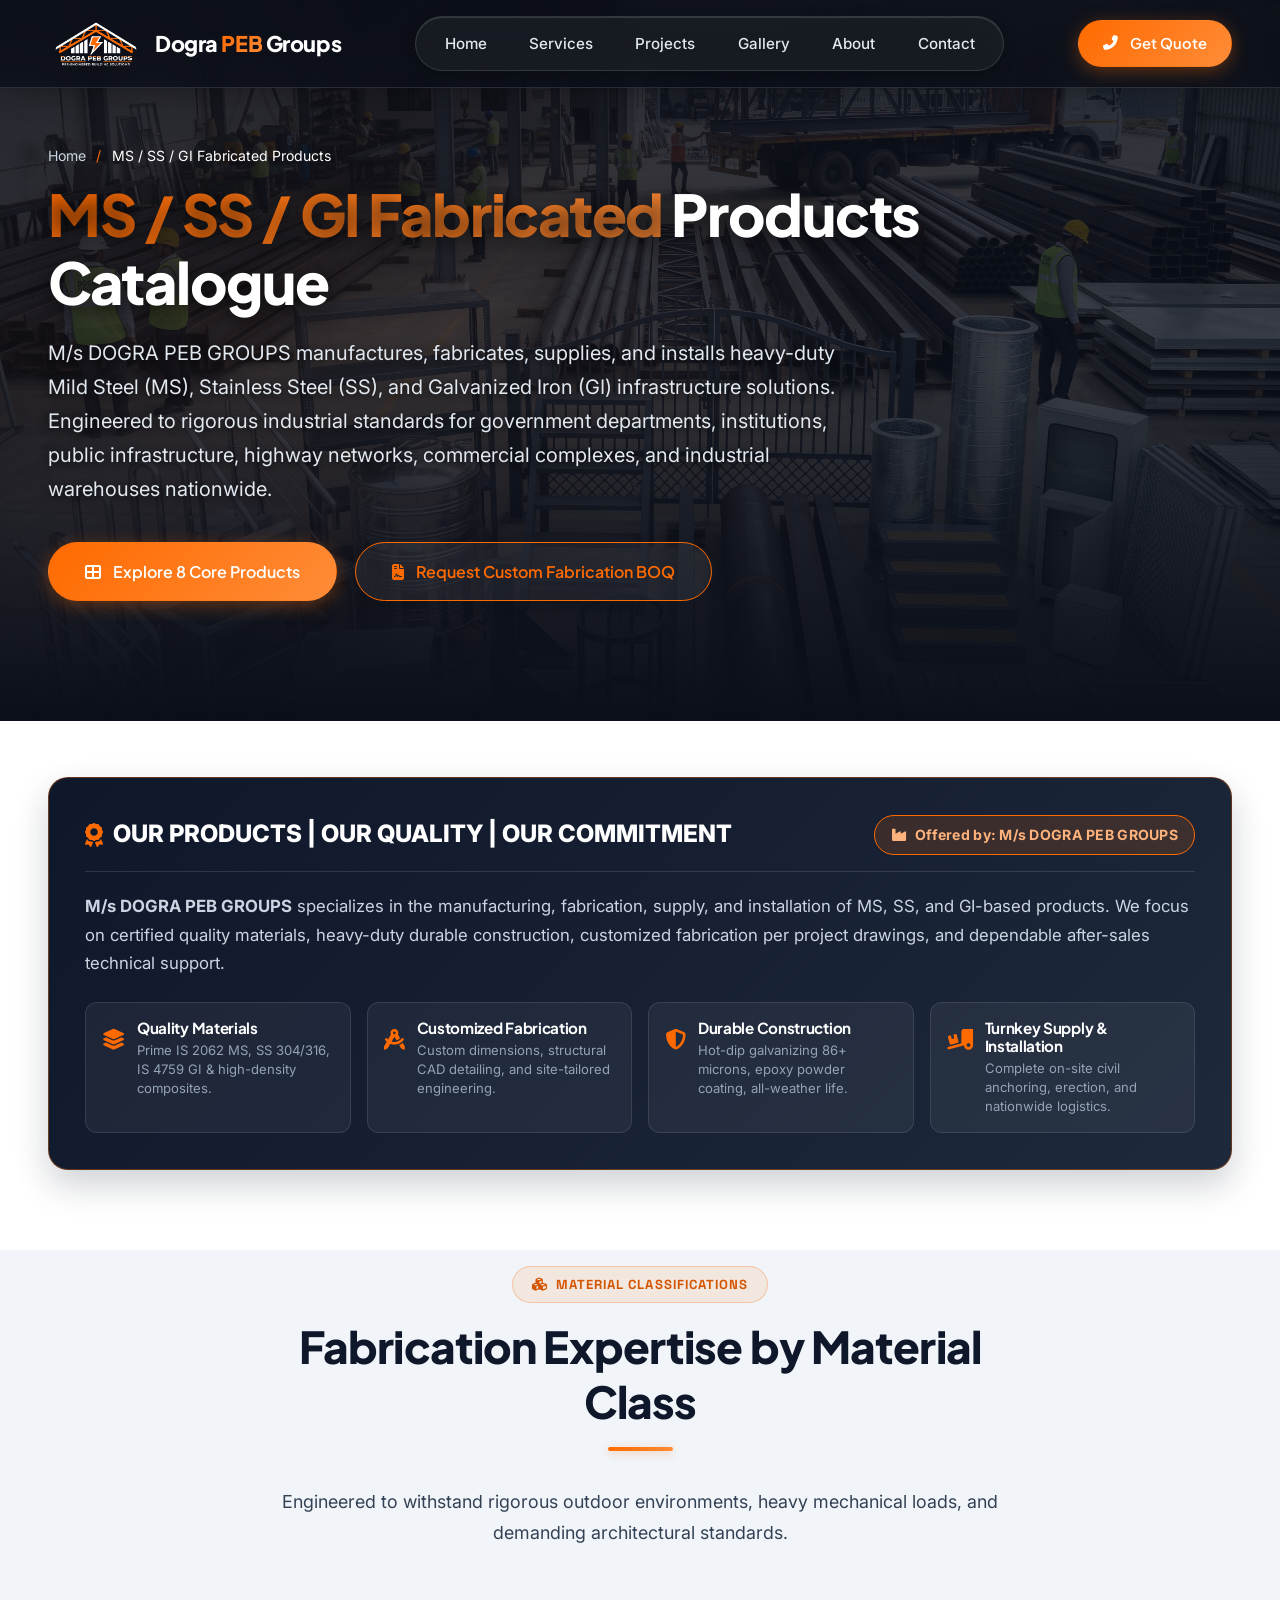
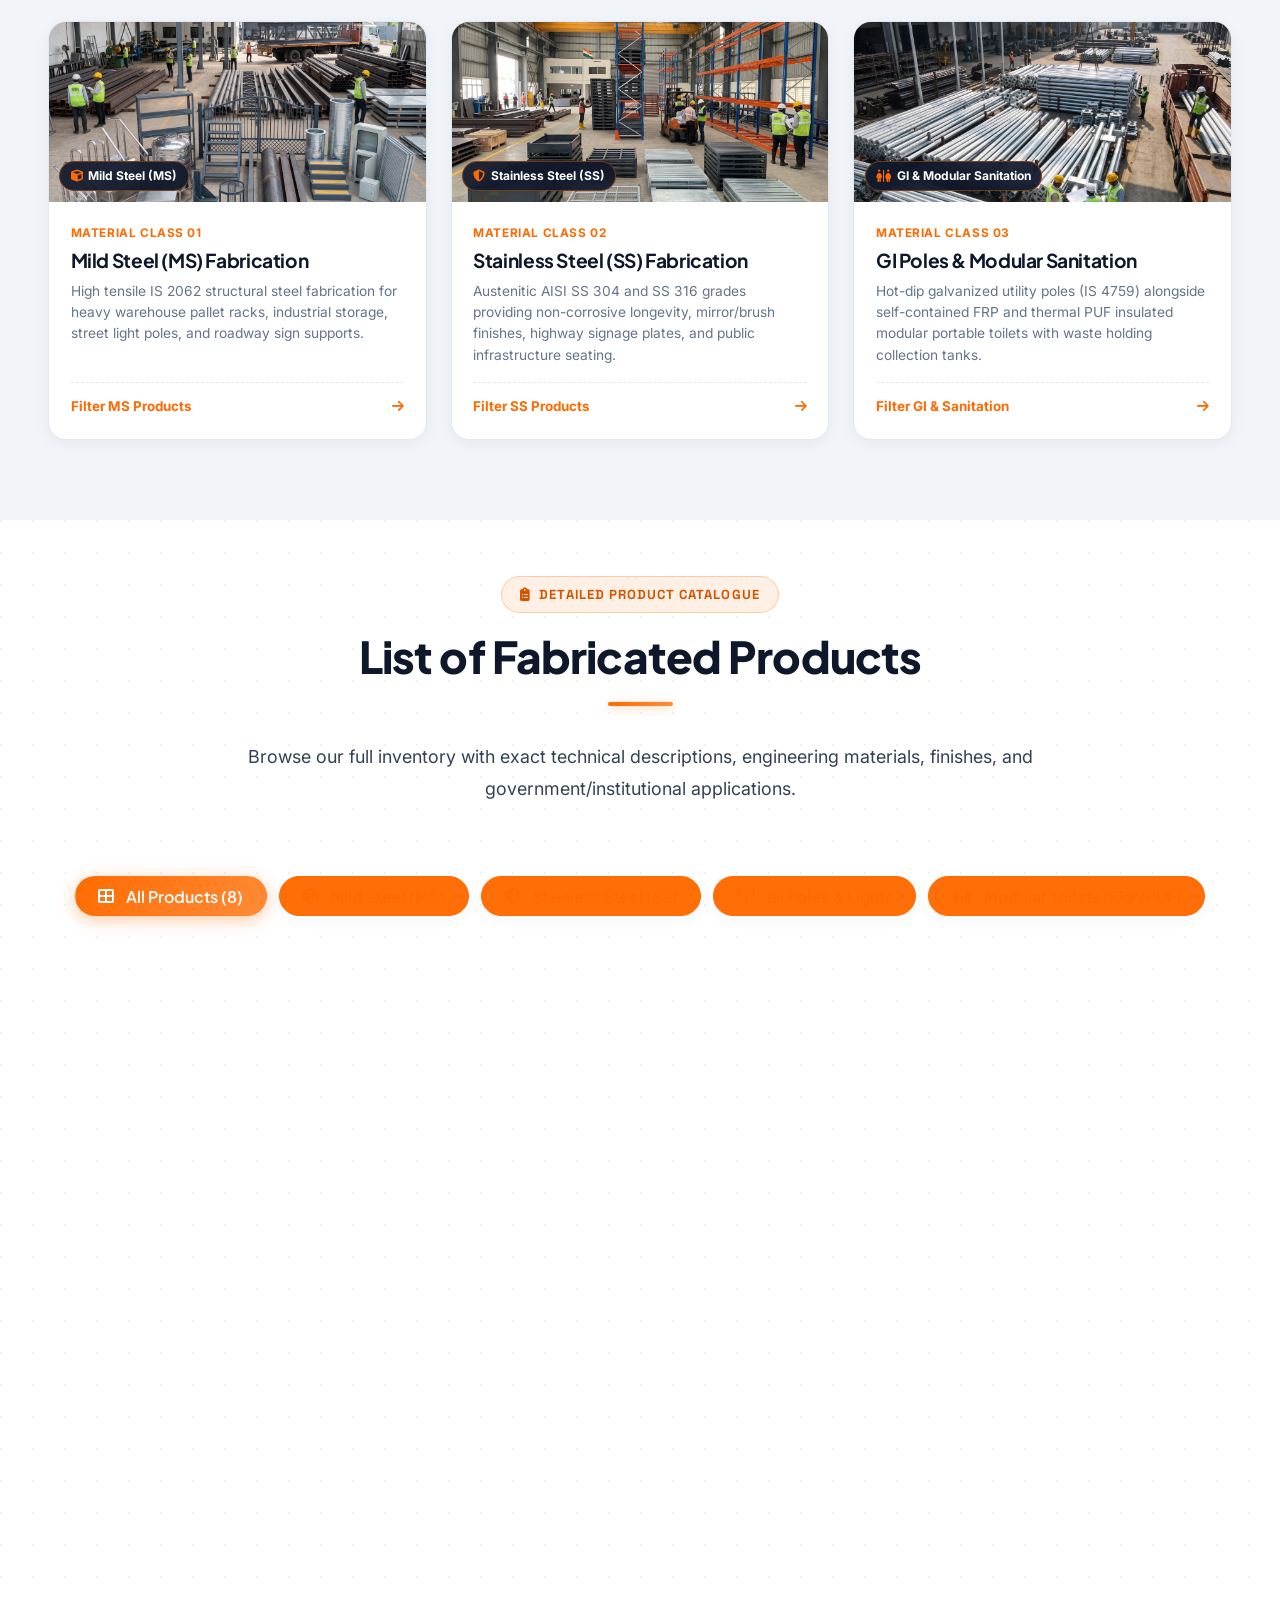
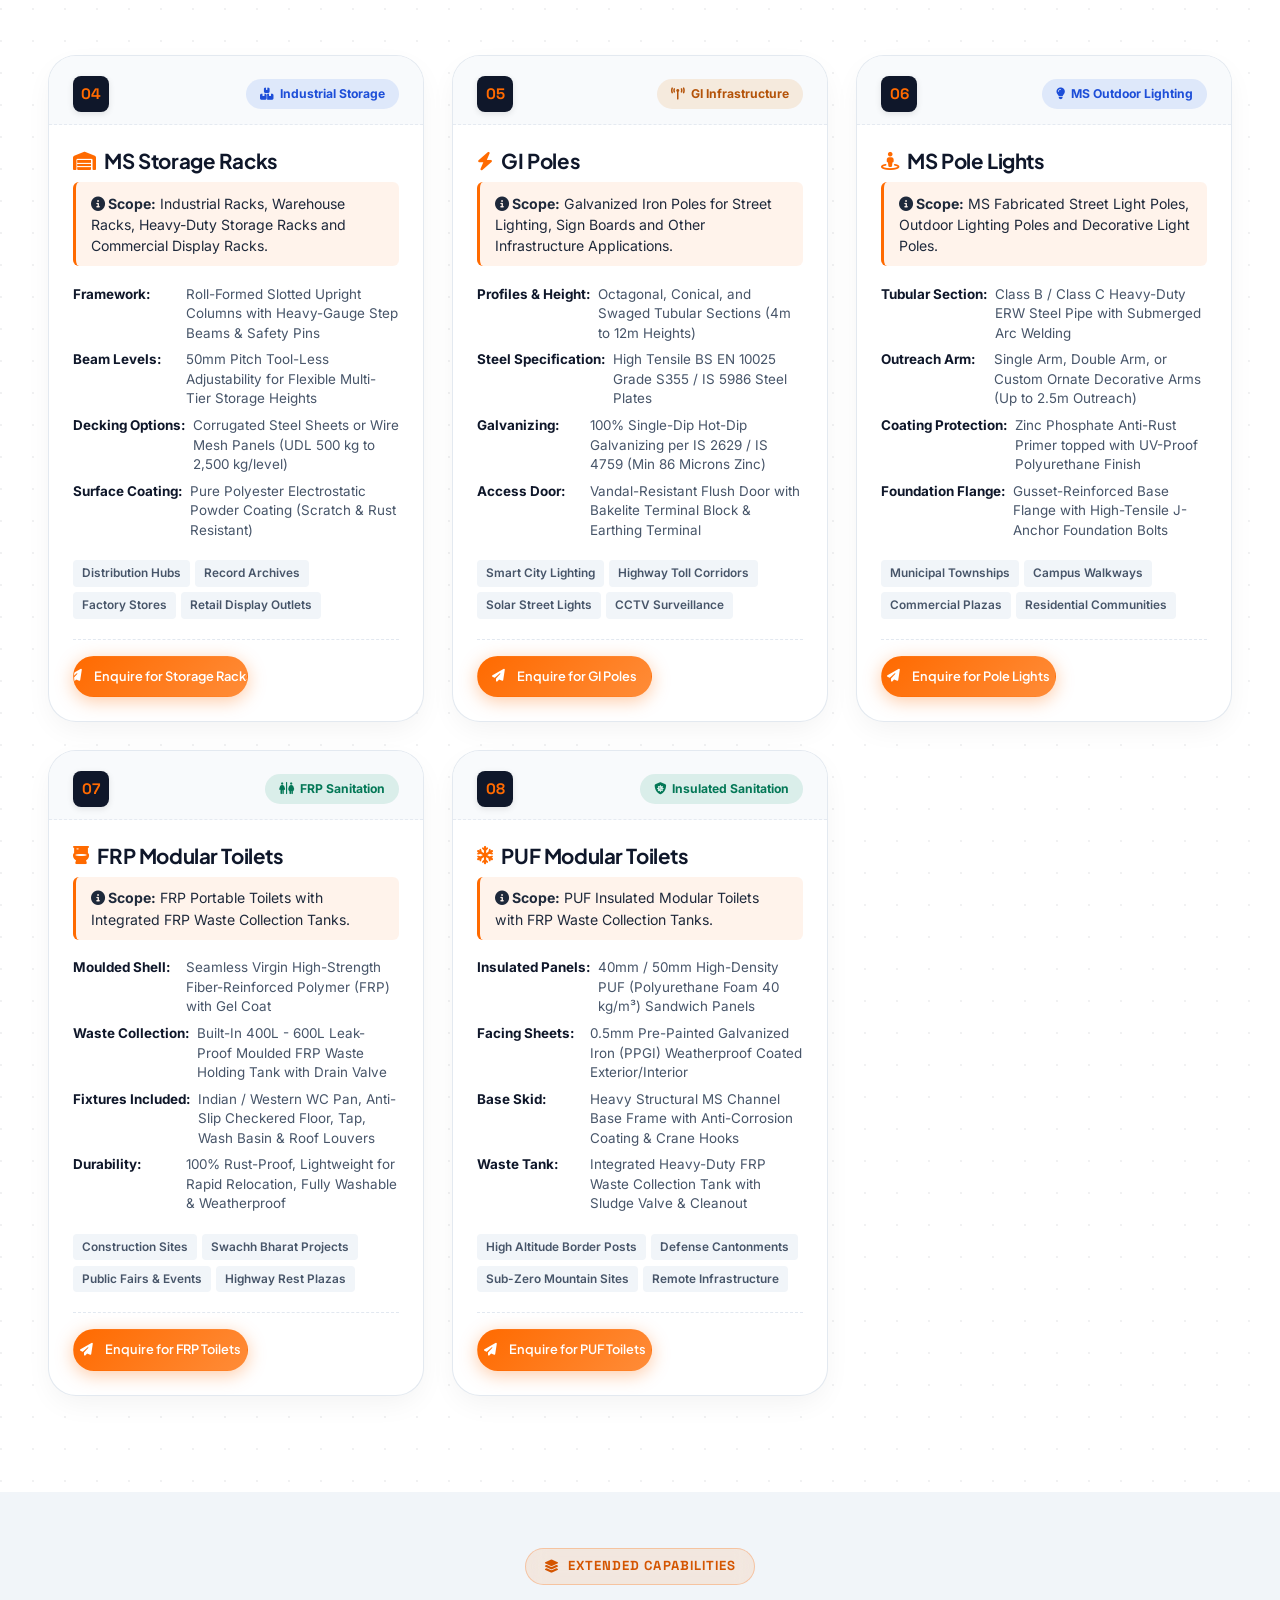
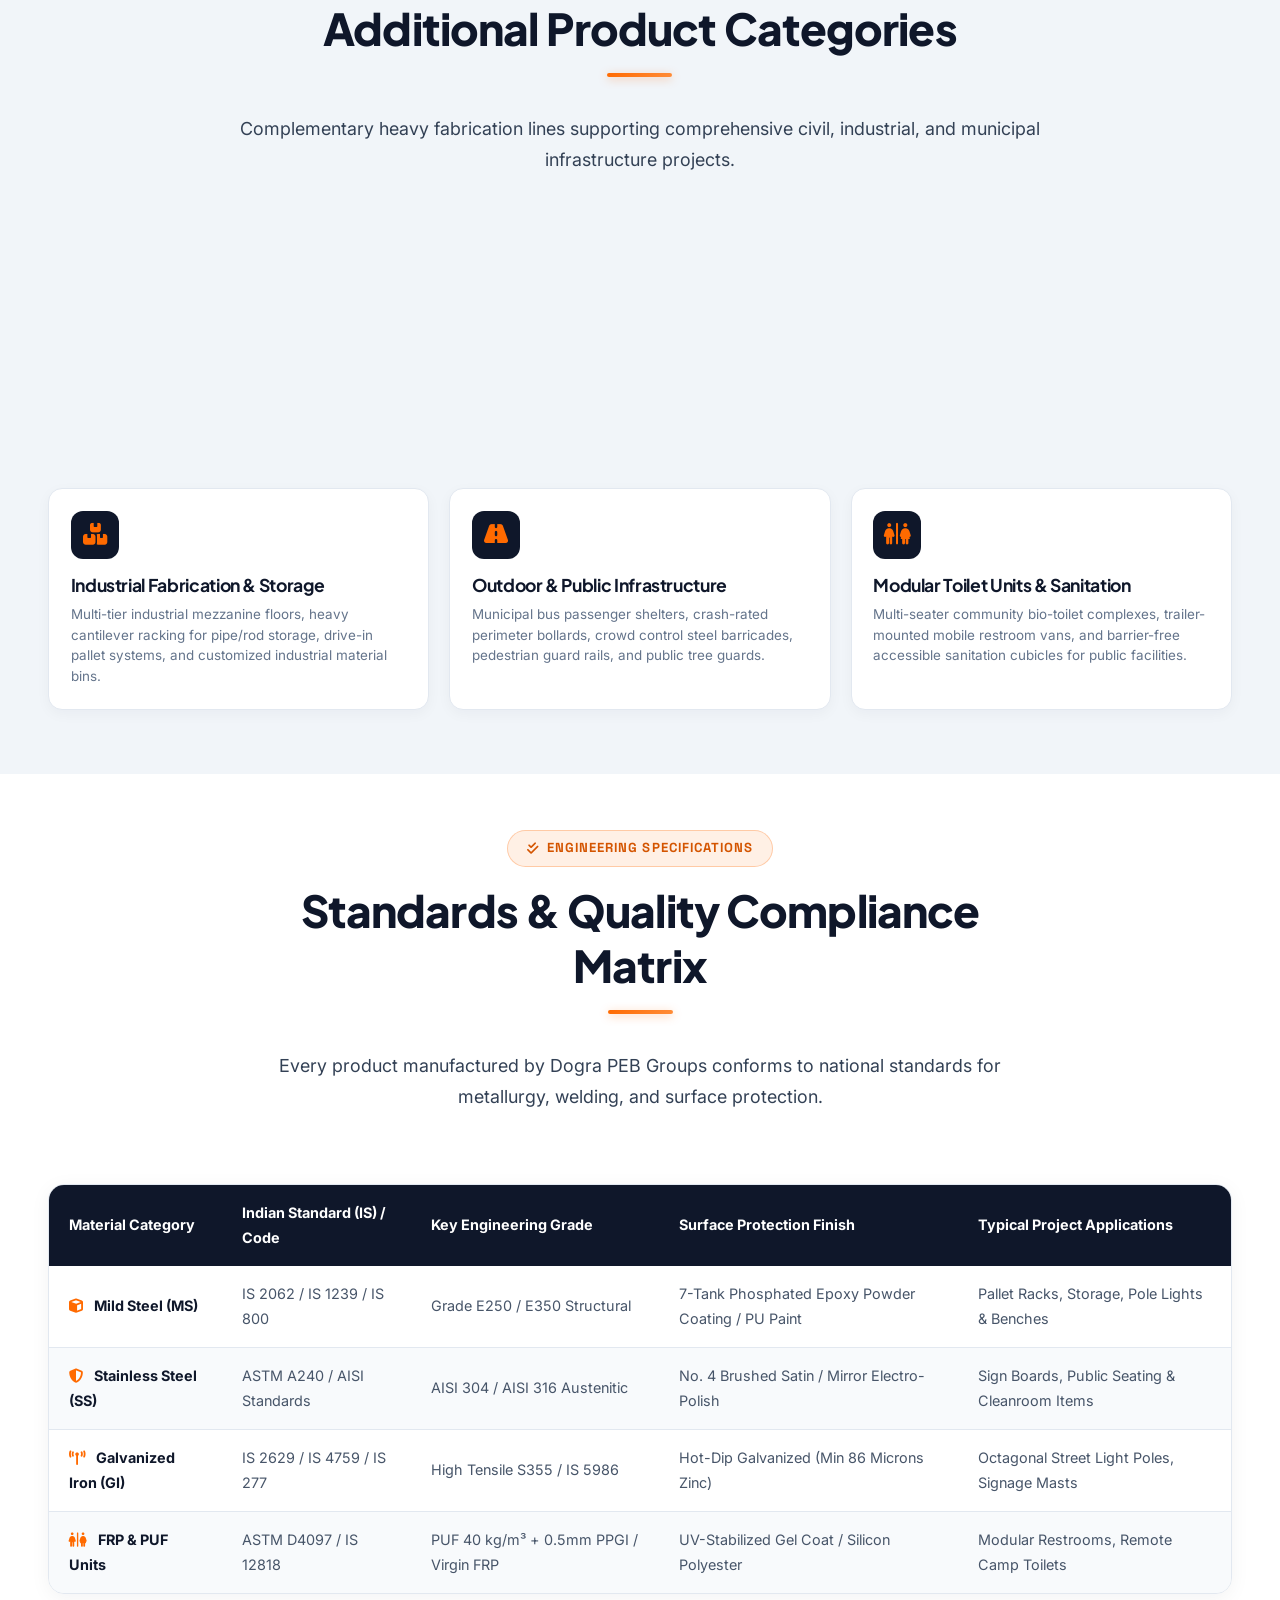
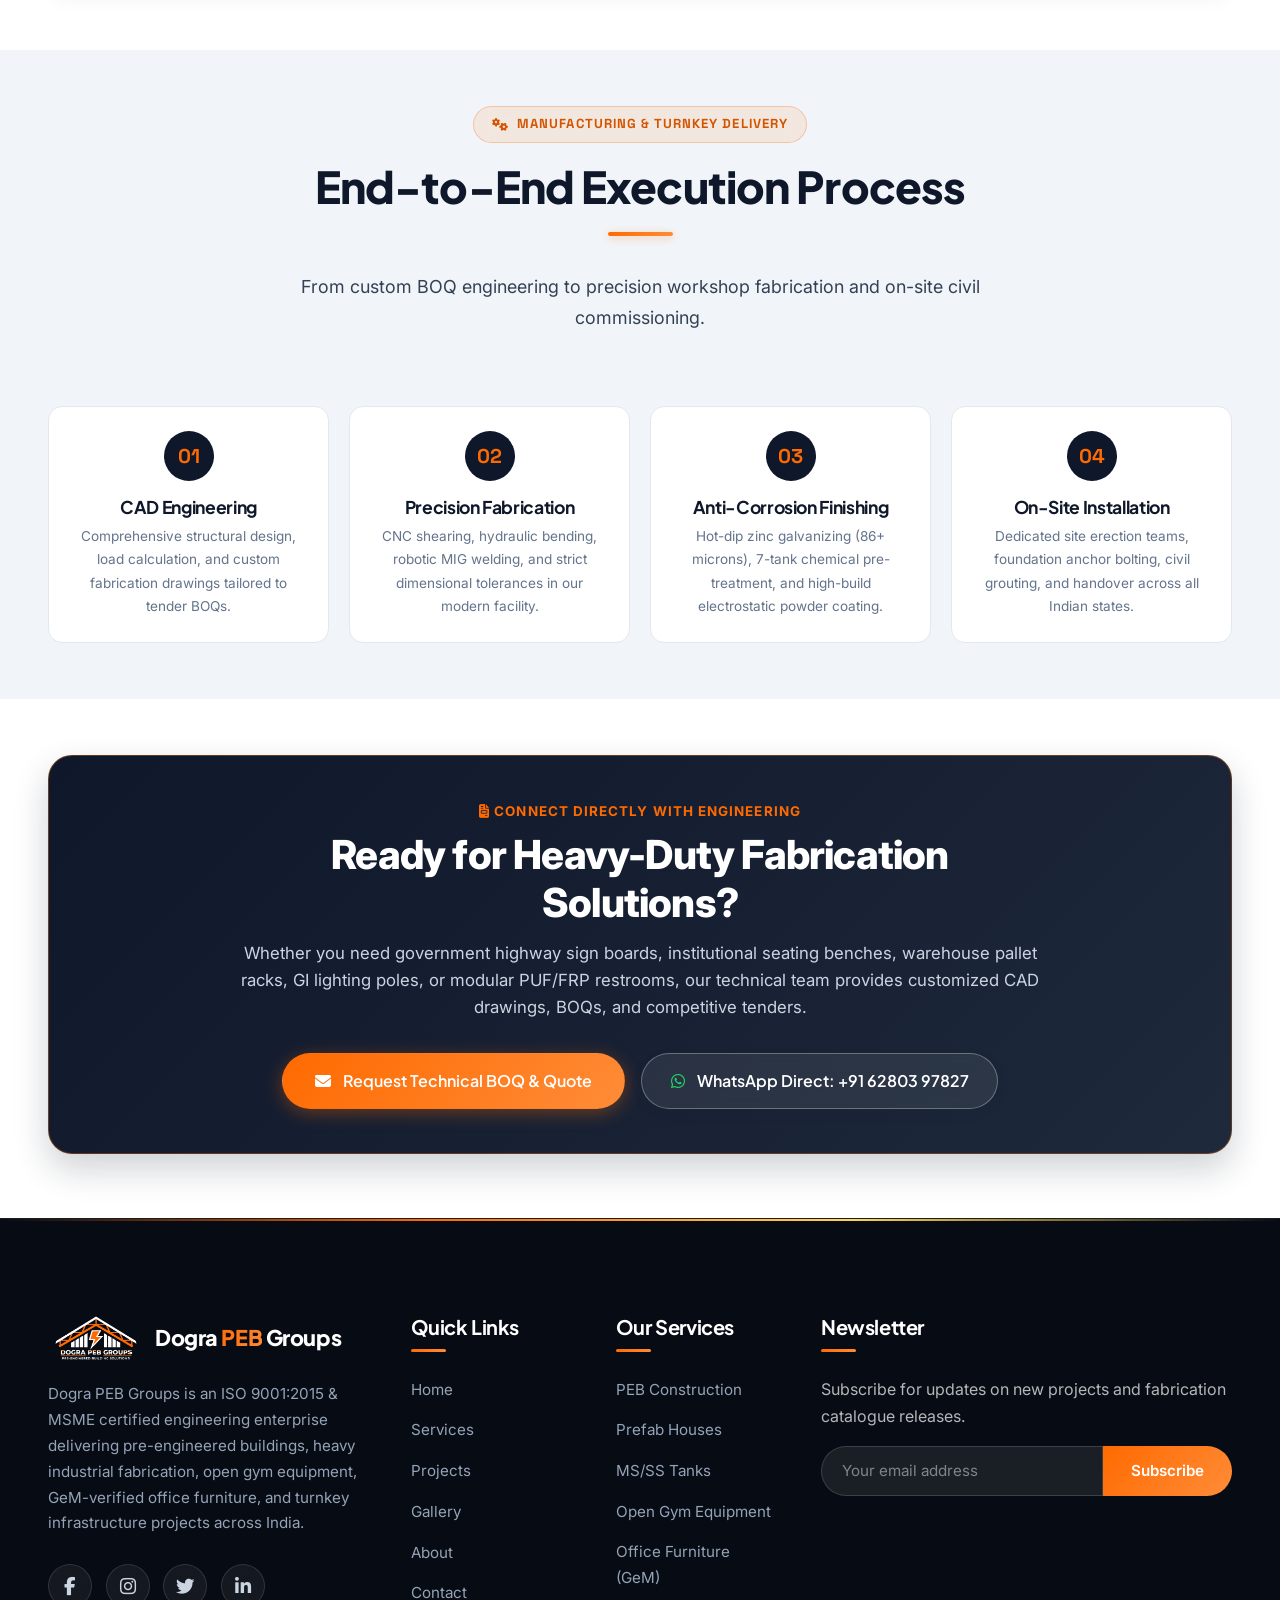
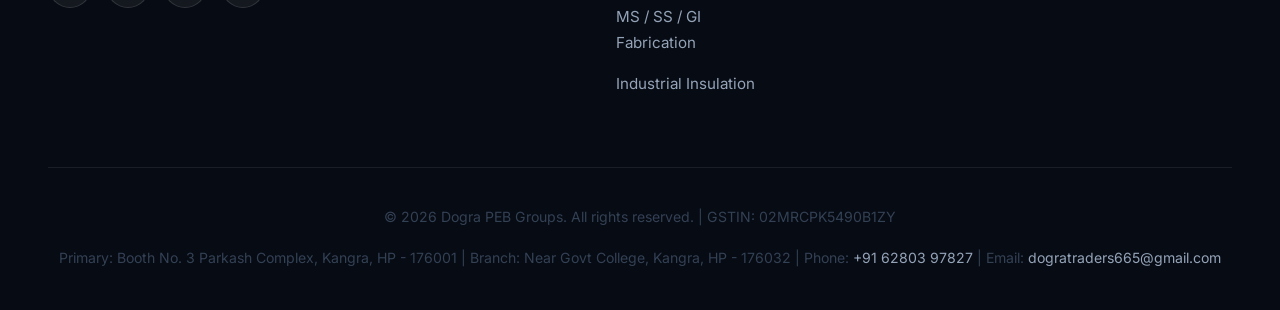
<file: fabricated-products/index.html>
<!DOCTYPE html>
<html lang="en">

<head>
    <meta charset="UTF-8">
    <meta name="viewport" content="width=device-width, initial-scale=1.0">

    <!-- SEO & Metadata -->
    <title>MS / SS / GI Fabricated Products | Mild Steel, Stainless Steel & GI Solutions | Dogra PEB Groups</title>
    <meta name="description" content="M/s Dogra PEB Groups is an authorized manufacturer, fabricator, supplier and turnkey installation partner for MS / SS / GI Fabricated Products: Sign Boards, Benches, Pallet Racks, Storage Racks, GI Poles, Pole Lights, FRP & PUF Modular Toilets across India.">
    <meta name="keywords" content="MS fabricated products, SS fabricated products, GI poles, steel pallet racks, MS storage racks, modular toilets, FRP toilet, PUF toilet, sign boards, public seating benches, Dogra PEB Groups, Kangra, Himachal Pradesh, heavy fabrication India">

    <!-- Canonical -->
    <link rel="canonical" href="https://www.dograpebgroups.in/fabricated-products/">

    <!-- Open Graph -->
    <meta property="og:title" content="MS / SS / GI Fabricated Products | Dogra PEB Groups">
    <meta property="og:description" content="Certified MS, SS, and GI fabricated products manufactured for government departments, institutions, public infrastructure, and heavy industrial facilities across India.">
    <meta property="og:type" content="website">
    <meta property="og:image" content="../assets/imgs/fabric/main_img.png">
    <meta property="og:url" content="https://www.dograpebgroups.in/fabricated-products/">

    <!-- Twitter Card -->
    <meta name="twitter:card" content="summary_large_image">
    <meta name="twitter:title" content="MS / SS / GI Fabricated Products | Dogra PEB Groups">
    <meta name="twitter:description" content="High-durability MS, SS, GI sign boards, benches, pallet racks, storage racks, poles, light masts, and modular toilets with turnkey on-site installation.">

    <!-- Branding -->
    <meta name="theme-color" content="#1a365d">

    <!-- Favicon -->
    <link rel="icon" href="../assets/imgs/favicon.ico" type="image/x-icon">

    <!-- Fonts & Icons -->
    <link rel="preconnect" href="https://fonts.googleapis.com">
    <link rel="preconnect" href="https://fonts.gstatic.com" crossorigin>
    <link href="https://fonts.googleapis.com/css2?family=Inter:wght@300;400;500;600;700&family=Plus+Jakarta+Sans:wght@400;500;600;700;800&family=Space+Grotesk:wght@500;600;700&display=swap" rel="stylesheet">

    <link rel="stylesheet" href="https://cdnjs.cloudflare.com/ajax/libs/font-awesome/6.4.0/css/all.min.css"
          integrity="sha512-iecdLmaskl7CVkqkXNQ/ZH/XLlvWZOJyj7Yy7tcenmpD1ypASozpmT/E0iPtmFIB46ZmdtAc9eNBvH0H/ZpiBw=="
          crossorigin="anonymous" referrerpolicy="no-referrer">

    <!-- Main CSS -->
    <link rel="stylesheet" href="../assets/css/style.css">

    <!-- Structured Data (JSON-LD) -->
    <script type="application/ld+json">
    {
      "@context": "https://schema.org",
      "@type": "Product",
      "name": "MS / SS / GI Fabricated Products",
      "image": "https://www.dograpebgroups.in/assets/imgs/fabric/main_img.png",
      "description": "Comprehensive range of Mild Steel (MS), Stainless Steel (SS), and Galvanized Iron (GI) fabricated products including sign boards, benches, pallet racks, storage racks, GI poles, pole lights, FRP and PUF modular toilets manufactured and supplied by M/s Dogra PEB Groups.",
      "brand": {
        "@type": "Brand",
        "name": "Dogra PEB Groups"
      },
      "offers": {
        "@type": "AggregateOffer",
        "priceCurrency": "INR",
        "offerCount": "8",
        "availability": "https://schema.org/InStock"
      }
    }
    </script>
</head>

<body>
    <!-- Header -->
    <header id="header">
        <div class="container header-container">
            <div class="logo">
                <a href="../index.html">
                    <img decoding="async" width="600" height="334" alt="Dogra PEB Groups Logo" srcset="../assets/imgs/logo.webp" src="../assets/imgs/logo.png" class="logo-icon">
                </a>
                <div class="logo-text">Dogra <span>PEB</span> Groups</div>
            </div>

            <nav class="nav-desktop">
                <ul class="nav-list">
                    <li><a href="../index.html" class="nav-link">Home</a></li>
                    <li><a href="../services/index.html" class="nav-link">Services</a></li>
                    <li><a href="../projects/index.html" class="nav-link">Projects</a></li>
                    <li><a href="../gallery/index.html" class="nav-link">Gallery</a></li>
                    <li><a href="../about-us/index.html" class="nav-link">About</a></li>
                    <li><a href="../contact-us/index.html" class="nav-link">Contact</a></li>
                </ul>
            </nav>

            <a href="../contact-us/index.html" class="btn btn-primary header-cta">
                <i class="fas fa-phone-alt"></i> Get Quote
            </a>

            <button class="mobile-toggle" id="mobileToggle" aria-label="Toggle navigation menu">
                <span></span>
                <span></span>
                <span></span>
            </button>
        </div>

        <nav class="nav-mobile" id="navMobile">
            <ul class="nav-list">
                <li><a href="../index.html" class="nav-link">Home</a></li>
                <li><a href="../services/index.html" class="nav-link">Services</a></li>
                <li><a href="../projects/index.html" class="nav-link">Projects</a></li>
                <li><a href="../gallery/index.html" class="nav-link">Gallery</a></li>
                <li><a href="../about-us/index.html" class="nav-link">About</a></li>
                <li><a href="../contact-us/index.html" class="nav-link">Contact</a></li>
                <li><a href="../contact-us/index.html" class="btn btn-primary" style="margin-top: 1rem;">
                        <i class="fas fa-phone-alt"></i> Get Quote
                    </a></li>
            </ul>
        </nav>

        <div class="nav-overlay" id="navOverlay"></div>
    </header>

    <!-- Page Hero Banner -->
    <section id="home" class="hero services-page">
        <div class="hero-bg inner-pages-hero">
            <img loading="lazy" decoding="async" width="1024" height="586" alt="MS / SS / GI Fabricated Products by Dogra PEB Groups" srcset="../assets/imgs/fabric/main_img.png" src="../assets/imgs/fabric/main_img.png" class="banner-full">
            <img loading="lazy" decoding="async" width="488" height="586" alt="MS / SS / GI Fabricated Products by Dogra PEB Groups" srcset="../assets/imgs/banners/services-mb.png" src="../assets/imgs/banners/services-mb.png" class="banner-mb">
        </div>
        <div class="container">
            <div class="hero-content">
                <div style="margin-bottom: 0.75rem; font-size: 0.88rem; color: #94A3B8;">
                    <a href="../index.html" style="color: #CBD5E1; text-decoration: none;">Home</a> <span style="margin: 0 0.4rem; color: var(--color-accent);">/</span> <span style="color: #FFFFFF;">MS / SS / GI Fabricated Products</span>
                </div>
                <h1><span class="highlight">MS / SS / GI Fabricated</span> Products Catalogue</h1>
                <p>
                    M/s DOGRA PEB GROUPS manufactures, fabricates, supplies, and installs heavy-duty Mild Steel (MS), Stainless Steel (SS), and Galvanized Iron (GI) infrastructure solutions. Engineered to rigorous industrial standards for government departments, institutions, public infrastructure, highway networks, commercial complexes, and industrial warehouses nationwide.
                </p>

                <div class="hero-btns">
                    <a href="#fabrication-catalogue-grid" class="btn btn-primary">
                        <i class="fas fa-th-large"></i> Explore 8 Core Products
                    </a>
                    <a href="../contact-us/index.html?service=MS%2FSS%2FGI%20Fabrication" class="btn btn-outline">
                        <i class="fas fa-file-contract"></i> Request Custom Fabrication BOQ
                    </a>
                </div>
            </div>
        </div>
    </section>

    <!-- Highlighted About Us & Commitment Section -->
    <section class="section" style="padding-top: 3.5rem; padding-bottom: 2rem; background: #FFFFFF;">
        <div class="container">
            <div class="fab-page-intro-banner fade-in">
                <div class="assurance-header-row">
                    <div class="assurance-title">
                        <i class="fas fa-award"></i> OUR PRODUCTS | OUR QUALITY | OUR COMMITMENT
                    </div>
                    <div class="assurance-gem-tag">
                        <i class="fas fa-industry"></i> Offered by: M/s DOGRA PEB GROUPS
                    </div>
                </div>

                <p class="assurance-body-text">
                    <strong>M/s DOGRA PEB GROUPS</strong> specializes in the manufacturing, fabrication, supply, and installation of MS, SS, and GI-based products. We focus on certified quality materials, heavy-duty durable construction, customized fabrication per project drawings, and dependable after-sales technical support.
                </p>

                <div class="assurance-pillars">
                    <div class="assurance-pillar-card">
                        <div class="assurance-pillar-icon"><i class="fas fa-layer-group"></i></div>
                        <div class="assurance-pillar-info">
                            <h5>Quality Materials</h5>
                            <p>Prime IS 2062 MS, SS 304/316, IS 4759 GI & high-density composites.</p>
                        </div>
                    </div>
                    <div class="assurance-pillar-card">
                        <div class="assurance-pillar-icon"><i class="fas fa-drafting-compass"></i></div>
                        <div class="assurance-pillar-info">
                            <h5>Customized Fabrication</h5>
                            <p>Custom dimensions, structural CAD detailing, and site-tailored engineering.</p>
                        </div>
                    </div>
                    <div class="assurance-pillar-card">
                        <div class="assurance-pillar-icon"><i class="fas fa-shield-alt"></i></div>
                        <div class="assurance-pillar-info">
                            <h5>Durable Construction</h5>
                            <p>Hot-dip galvanizing 86+ microns, epoxy powder coating, all-weather life.</p>
                        </div>
                    </div>
                    <div class="assurance-pillar-card">
                        <div class="assurance-pillar-icon"><i class="fas fa-truck-loading"></i></div>
                        <div class="assurance-pillar-info">
                            <h5>Turnkey Supply &amp; Installation</h5>
                            <p>Complete on-site civil anchoring, erection, and nationwide logistics.</p>
                        </div>
                    </div>
                </div>
            </div>
        </div>
    </section>

    <!-- Category Showcase Banners (Section Images & Category Banners ONLY - No Image Clutter) -->
    <section class="section" style="padding-top: 1rem; padding-bottom: 2rem; background: var(--color-bg-alt);">
        <div class="container">
            <div class="section-header">
                <div class="section-eyebrow"><i class="fas fa-cubes"></i> Material Classifications</div>
                <h2>Fabrication Expertise by Material Class</h2>
                <p>
                    Engineered to withstand rigorous outdoor environments, heavy mechanical loads, and demanding architectural standards.
                </p>
            </div>

            <div class="fab-category-banners-row">
                <!-- 1. Mild Steel (MS) -->
                <div class="fab-cat-banner-item" data-filter="ms" role="button" tabindex="0" title="Filter Mild Steel Products">
                    <div class="fab-cat-banner-img">
                        <img src="../assets/imgs/fabric/main_img.png" alt="Mild Steel MS Heavy Fabrication Banner" loading="lazy">
                        <span class="banner-card-badge"><i class="fas fa-cube"></i> Mild Steel (MS)</span>
                    </div>
                    <div class="fab-cat-banner-body">
                        <span class="fab-cat-banner-tag">Material Class 01</span>
                        <h3>Mild Steel (MS) Fabrication</h3>
                        <p>High tensile IS 2062 structural steel fabrication for heavy warehouse pallet racks, industrial storage, street light poles, and roadway sign supports.</p>
                        <div class="fab-cat-banner-cta">
                            <span>Filter MS Products</span>
                            <i class="fas fa-arrow-right"></i>
                        </div>
                    </div>
                </div>

                <!-- 2. Stainless Steel (SS) -->
                <div class="fab-cat-banner-item" data-filter="ss" role="button" tabindex="0" title="Filter Stainless Steel Products">
                    <div class="fab-cat-banner-img">
                        <img src="../assets/imgs/fabric/ss.png" alt="Stainless Steel SS Precision Fabrication Banner" loading="lazy">
                        <span class="banner-card-badge"><i class="fas fa-shield-alt"></i> Stainless Steel (SS)</span>
                    </div>
                    <div class="fab-cat-banner-body">
                        <span class="fab-cat-banner-tag">Material Class 02</span>
                        <h3>Stainless Steel (SS) Fabrication</h3>
                        <p>Austenitic AISI SS 304 and SS 316 grades providing non-corrosive longevity, mirror/brush finishes, highway signage plates, and public infrastructure seating.</p>
                        <div class="fab-cat-banner-cta">
                            <span>Filter SS Products</span>
                            <i class="fas fa-arrow-right"></i>
                        </div>
                    </div>
                </div>

                <!-- 3. Galvanized Iron (GI) & Sanitation -->
                <div class="fab-cat-banner-item" data-filter="gi" role="button" tabindex="0" title="Filter GI & Sanitation Units">
                    <div class="fab-cat-banner-img">
                        <img src="../assets/imgs/fabric/gi.png" alt="Galvanized Iron GI and Modular Sanitation Banner" loading="lazy">
                        <span class="banner-card-badge"><i class="fas fa-restroom"></i> GI &amp; Modular Sanitation</span>
                    </div>
                    <div class="fab-cat-banner-body">
                        <span class="fab-cat-banner-tag">Material Class 03</span>
                        <h3>GI Poles &amp; Modular Sanitation</h3>
                        <p>Hot-dip galvanized utility poles (IS 4759) alongside self-contained FRP and thermal PUF insulated modular portable toilets with waste holding collection tanks.</p>
                        <div class="fab-cat-banner-cta">
                            <span>Filter GI &amp; Sanitation</span>
                            <i class="fas fa-arrow-right"></i>
                        </div>
                    </div>
                </div>
            </div>
        </div>
    </section>

    <!-- Main 8 Core Fabricated Products Catalogue Grid -->
    <section id="fabrication-catalogue-grid" class="section bg-grid" style="background-color: #FFFFFF; padding-top: 3.5rem;">
        <div class="container">
            <div class="section-header">
                <div class="section-eyebrow"><i class="fas fa-clipboard-list"></i> Detailed Product Catalogue</div>
                <h2>List of Fabricated Products</h2>
                <p>
                    Browse our full inventory with exact technical descriptions, engineering materials, finishes, and government/institutional applications.
                </p>
            </div>

            <!-- Category Filter Tabs -->
            <div style="display: flex; justify-content: center; gap: 0.75rem; margin-bottom: 2.75rem; flex-wrap: wrap;" id="fabFilterTabsWrap">
                <button type="button" class="btn btn-primary fab-page-filter-btn active" data-filter="all" style="border-radius: 50px; padding: 0.55rem 1.4rem;">
                    <i class="fas fa-th-large"></i> All Products (8)
                </button>
                <button type="button" class="btn btn-outline fab-page-filter-btn" data-filter="ms" style="border-radius: 50px; padding: 0.55rem 1.4rem; background: #ff6e07;">
                    <i class="fas fa-cube"></i> Mild Steel (MS)
                </button>
                <button type="button" class="btn btn-outline fab-page-filter-btn" data-filter="ss" style="border-radius: 50px; padding: 0.55rem 1.4rem; background: #ff6e07;">
                    <i class="fas fa-shield-alt"></i> Stainless Steel (SS)
                </button>
                <button type="button" class="btn btn-outline fab-page-filter-btn" data-filter="gi" style="border-radius: 50px; padding: 0.55rem 1.4rem; background: #ff6e07;">
                    <i class="fas fa-broadcast-tower"></i> GI Poles &amp; Lights
                </button>
                <button type="button" class="btn btn-outline fab-page-filter-btn" data-filter="sanitation" style="border-radius: 50px; padding: 0.55rem 1.4rem; background: #ff6e07;">
                    <i class="fas fa-restroom"></i> Modular Toilets (FRP/PUF)
                </button>
            </div>

            <!-- 8 Product Cards Grid (Clean technical specification cards - no individual image placeholders) -->
            <div class="equipment-cards-grid" id="fabCardsContainer">

                <!-- 1. MS / SS Sign Boards -->
                <div class="fab-product-card fade-in" data-cat="ms,ss">
                    <div class="fab-product-header">
                        <span class="fab-product-sn">01</span>
                        <span class="fab-product-cat-tag tag-ms"><i class="fas fa-map-signs"></i> MS &amp; SS Range</span>
                    </div>
                    <div class="fab-product-body">
                        <h3><i class="fas fa-sign"></i> MS / SS Sign Boards</h3>
                        <div class="fab-product-scope">
                            <strong><i class="fas fa-info-circle"></i> Scope:</strong> Name Boards, Awas Boards, Reflective Sign Boards for Highways, Roads, Traffic &amp; Public Places.
                        </div>
                        <ul class="fab-specs-matrix">
                            <li><strong>Material:</strong> IS 2062 Grade MS Sheet or AISI SS 304 Grade Plate (1.5mm - 3.0mm thickness)</li>
                            <li><strong>Reflective Face:</strong> High-Intensity Micro-Prismatic (HIP) Retro-Reflective Sheeting (IRC:67 Compliant)</li>
                            <li><strong>Frame &amp; Brackets:</strong> Heavy-gauge MS/GI Tubular Sub-frame with Anti-Theft Mounting Clamps</li>
                            <li><strong>Weatherproofing:</strong> UV-Resistant Inks, Fluoropolymer Overlaminate, Salt-Spray Tested</li>
                        </ul>
                        <div class="fab-app-tags">
                            <span class="fab-app-tag">National Highways</span>
                            <span class="fab-app-tag">PWD Road Projects</span>
                            <span class="fab-app-tag">PM Awas Yojana</span>
                            <span class="fab-app-tag">Smart City Traffic</span>
                        </div>
                        <div class="card-actions" style="margin-top: auto; padding-top: 1rem; border-top: 1px dashed #E2E8F0;">
                            <a href="../contact-us/index.html?service=MS%2FSS%20Sign%20Boards" class="btn btn-primary" style="width: 100%; text-align: center;">
                                <i class="fas fa-paper-plane"></i> Enquire for Sign Boards
                            </a>
                        </div>
                    </div>
                </div>

                <!-- 2. MS / SS Benches -->
                <div class="fab-product-card fade-in" data-cat="ms,ss">
                    <div class="fab-product-header">
                        <span class="fab-product-sn">02</span>
                        <span class="fab-product-cat-tag tag-ss"><i class="fas fa-chair"></i> MS &amp; SS Seating</span>
                    </div>
                    <div class="fab-product-body">
                        <h3><i class="fas fa-couch"></i> MS / SS Benches</h3>
                        <div class="fab-product-scope">
                            <strong><i class="fas fa-info-circle"></i> Scope:</strong> Outdoor Benches, Garden Benches, Public Seating Benches and Institutional Benches.
                        </div>
                        <ul class="fab-specs-matrix">
                            <li><strong>Structure:</strong> Heavy Tubular Frame (50x50mm / 40x40mm) with Contoured Backrest Support</li>
                            <li><strong>Seat Options:</strong> Perforated Anti-Rust MS Sheets or AISI 304 Stainless Steel Strips</li>
                            <li><strong>Finishing:</strong> 7-Tank Pre-Treated Electrostatic Powder Coating (80 microns) / Electro-Polished SS</li>
                            <li><strong>Anchoring:</strong> Pre-Drilled Heavy Base Flanges for Secure Civil Foundation Grouting</li>
                        </ul>
                        <div class="fab-app-tags">
                            <span class="fab-app-tag">Public Parks</span>
                            <span class="fab-app-tag">Railway Platforms</span>
                            <span class="fab-app-tag">Bus Shelters</span>
                            <span class="fab-app-tag">Hospitals &amp; Colleges</span>
                        </div>
                        <div class="card-actions" style="margin-top: auto; padding-top: 1rem; border-top: 1px dashed #E2E8F0;">
                            <a href="../contact-us/index.html?service=MS%2FSS%20Benches" class="btn btn-primary" style="width: 100%; text-align: center;">
                                <i class="fas fa-paper-plane"></i> Enquire for Benches
                            </a>
                        </div>
                    </div>
                </div>

                <!-- 3. Steel Pallets & Pallet Racks -->
                <div class="fab-product-card fade-in" data-cat="ms">
                    <div class="fab-product-header">
                        <span class="fab-product-sn">03</span>
                        <span class="fab-product-cat-tag tag-ms"><i class="fas fa-pallet"></i> MS Warehousing</span>
                    </div>
                    <div class="fab-product-body">
                        <h3><i class="fas fa-pallet"></i> Steel Pallets &amp; Pallet Racks</h3>
                        <div class="fab-product-scope">
                            <strong><i class="fas fa-info-circle"></i> Scope:</strong> MS Steel Pallets, Industrial Storage Pallets and Heavy-Duty Pallet Racking Systems.
                        </div>
                        <ul class="fab-specs-matrix">
                            <li><strong>Construction:</strong> Prime Cold-Rolled &amp; Hot-Rolled MS Structural Channels with Interlocking Welds</li>
                            <li><strong>Load Capacity:</strong> Dynamic Load 1,500 kg to 3,000 kg; Static Stacking Capacity up to 6,000 kg</li>
                            <li><strong>Forklift Access:</strong> Chamfered 2-Way and 4-Way Entry compatible with All Standard Forklifts</li>
                            <li><strong>Protective Finish:</strong> Zinc-Phosphate Industrial Epoxy Primer with Hard-Wearing Topcoat</li>
                        </ul>
                        <div class="fab-app-tags">
                            <span class="fab-app-tag">Industrial Warehouses</span>
                            <span class="fab-app-tag">Logistics Centers</span>
                            <span class="fab-app-tag">Cold Storages</span>
                            <span class="fab-app-tag">FMCG &amp; Auto Plants</span>
                        </div>
                        <div class="card-actions" style="margin-top: auto; padding-top: 1rem; border-top: 1px dashed #E2E8F0;">
                            <a href="../contact-us/index.html?service=Steel%20Pallets%20and%20Pallet%20Racks" class="btn btn-primary" style="width: 100%; text-align: center;">
                                <i class="fas fa-paper-plane"></i> Enquire for Pallets &amp; Racks
                            </a>
                        </div>
                    </div>
                </div>

                <!-- 4. MS Storage Racks -->
                <div class="fab-product-card fade-in" data-cat="ms">
                    <div class="fab-product-header">
                        <span class="fab-product-sn">04</span>
                        <span class="fab-product-cat-tag tag-ms"><i class="fas fa-boxes"></i> Industrial Storage</span>
                    </div>
                    <div class="fab-product-body">
                        <h3><i class="fas fa-warehouse"></i> MS Storage Racks</h3>
                        <div class="fab-product-scope">
                            <strong><i class="fas fa-info-circle"></i> Scope:</strong> Industrial Racks, Warehouse Racks, Heavy-Duty Storage Racks and Commercial Display Racks.
                        </div>
                        <ul class="fab-specs-matrix">
                            <li><strong>Framework:</strong> Roll-Formed Slotted Upright Columns with Heavy-Gauge Step Beams &amp; Safety Pins</li>
                            <li><strong>Beam Levels:</strong> 50mm Pitch Tool-Less Adjustability for Flexible Multi-Tier Storage Heights</li>
                            <li><strong>Decking Options:</strong> Corrugated Steel Sheets or Wire Mesh Panels (UDL 500 kg to 2,500 kg/level)</li>
                            <li><strong>Surface Coating:</strong> Pure Polyester Electrostatic Powder Coating (Scratch &amp; Rust Resistant)</li>
                        </ul>
                        <div class="fab-app-tags">
                            <span class="fab-app-tag">Distribution Hubs</span>
                            <span class="fab-app-tag">Record Archives</span>
                            <span class="fab-app-tag">Factory Stores</span>
                            <span class="fab-app-tag">Retail Display Outlets</span>
                        </div>
                        <div class="card-actions" style="margin-top: auto; padding-top: 1rem; border-top: 1px dashed #E2E8F0;">
                            <a href="../contact-us/index.html?service=MS%20Storage%20Racks" class="btn btn-primary" style="width: 100%; text-align: center;">
                                <i class="fas fa-paper-plane"></i> Enquire for Storage Racks
                            </a>
                        </div>
                    </div>
                </div>

                <!-- 5. GI Poles -->
                <div class="fab-product-card fade-in" data-cat="gi">
                    <div class="fab-product-header">
                        <span class="fab-product-sn">05</span>
                        <span class="fab-product-cat-tag tag-gi"><i class="fas fa-broadcast-tower"></i> GI Infrastructure</span>
                    </div>
                    <div class="fab-product-body">
                        <h3><i class="fas fa-bolt"></i> GI Poles</h3>
                        <div class="fab-product-scope">
                            <strong><i class="fas fa-info-circle"></i> Scope:</strong> Galvanized Iron Poles for Street Lighting, Sign Boards and Other Infrastructure Applications.
                        </div>
                        <ul class="fab-specs-matrix">
                            <li><strong>Profiles &amp; Height:</strong> Octagonal, Conical, and Swaged Tubular Sections (4m to 12m Heights)</li>
                            <li><strong>Steel Specification:</strong> High Tensile BS EN 10025 Grade S355 / IS 5986 Steel Plates</li>
                            <li><strong>Galvanizing:</strong> 100% Single-Dip Hot-Dip Galvanizing per IS 2629 / IS 4759 (Min 86 Microns Zinc)</li>
                            <li><strong>Access Door:</strong> Vandal-Resistant Flush Door with Bakelite Terminal Block &amp; Earthing Terminal</li>
                        </ul>
                        <div class="fab-app-tags">
                            <span class="fab-app-tag">Smart City Lighting</span>
                            <span class="fab-app-tag">Highway Toll Corridors</span>
                            <span class="fab-app-tag">Solar Street Lights</span>
                            <span class="fab-app-tag">CCTV Surveillance</span>
                        </div>
                        <div class="card-actions" style="margin-top: auto; padding-top: 1rem; border-top: 1px dashed #E2E8F0;">
                            <a href="../contact-us/index.html?service=GI%20Poles" class="btn btn-primary" style="width: 100%; text-align: center;">
                                <i class="fas fa-paper-plane"></i> Enquire for GI Poles
                            </a>
                        </div>
                    </div>
                </div>

                <!-- 6. MS Pole Lights -->
                <div class="fab-product-card fade-in" data-cat="ms,gi">
                    <div class="fab-product-header">
                        <span class="fab-product-sn">06</span>
                        <span class="fab-product-cat-tag tag-ms"><i class="fas fa-lightbulb"></i> MS Outdoor Lighting</span>
                    </div>
                    <div class="fab-product-body">
                        <h3><i class="fas fa-street-view"></i> MS Pole Lights</h3>
                        <div class="fab-product-scope">
                            <strong><i class="fas fa-info-circle"></i> Scope:</strong> MS Fabricated Street Light Poles, Outdoor Lighting Poles and Decorative Light Poles.
                        </div>
                        <ul class="fab-specs-matrix">
                            <li><strong>Tubular Section:</strong> Class B / Class C Heavy-Duty ERW Steel Pipe with Submerged Arc Welding</li>
                            <li><strong>Outreach Arm:</strong> Single Arm, Double Arm, or Custom Ornate Decorative Arms (Up to 2.5m Outreach)</li>
                            <li><strong>Coating Protection:</strong> Zinc Phosphate Anti-Rust Primer topped with UV-Proof Polyurethane Finish</li>
                            <li><strong>Foundation Flange:</strong> Gusset-Reinforced Base Flange with High-Tensile J-Anchor Foundation Bolts</li>
                        </ul>
                        <div class="fab-app-tags">
                            <span class="fab-app-tag">Municipal Townships</span>
                            <span class="fab-app-tag">Campus Walkways</span>
                            <span class="fab-app-tag">Commercial Plazas</span>
                            <span class="fab-app-tag">Residential Communities</span>
                        </div>
                        <div class="card-actions" style="margin-top: auto; padding-top: 1rem; border-top: 1px dashed #E2E8F0;">
                            <a href="../contact-us/index.html?service=MS%20Pole%20Lights" class="btn btn-primary" style="width: 100%; text-align: center;">
                                <i class="fas fa-paper-plane"></i> Enquire for Pole Lights
                            </a>
                        </div>
                    </div>
                </div>

                <!-- 7. FRP Modular Toilets -->
                <div class="fab-product-card fade-in" data-cat="sanitation">
                    <div class="fab-product-header">
                        <span class="fab-product-sn">07</span>
                        <span class="fab-product-cat-tag tag-sanitation"><i class="fas fa-restroom"></i> FRP Sanitation</span>
                    </div>
                    <div class="fab-product-body">
                        <h3><i class="fas fa-toilet"></i> FRP Modular Toilets</h3>
                        <div class="fab-product-scope">
                            <strong><i class="fas fa-info-circle"></i> Scope:</strong> FRP Portable Toilets with Integrated FRP Waste Collection Tanks.
                        </div>
                        <ul class="fab-specs-matrix">
                            <li><strong>Moulded Shell:</strong> Seamless Virgin High-Strength Fiber-Reinforced Polymer (FRP) with Gel Coat</li>
                            <li><strong>Waste Collection:</strong> Built-In 400L - 600L Leak-Proof Moulded FRP Waste Holding Tank with Drain Valve</li>
                            <li><strong>Fixtures Included:</strong> Indian / Western WC Pan, Anti-Slip Checkered Floor, Tap, Wash Basin &amp; Roof Louvers</li>
                            <li><strong>Durability:</strong> 100% Rust-Proof, Lightweight for Rapid Relocation, Fully Washable &amp; Weatherproof</li>
                        </ul>
                        <div class="fab-app-tags">
                            <span class="fab-app-tag">Construction Sites</span>
                            <span class="fab-app-tag">Swachh Bharat Projects</span>
                            <span class="fab-app-tag">Public Fairs &amp; Events</span>
                            <span class="fab-app-tag">Highway Rest Plazas</span>
                        </div>
                        <div class="card-actions" style="margin-top: auto; padding-top: 1rem; border-top: 1px dashed #E2E8F0;">
                            <a href="../contact-us/index.html?service=FRP%20Modular%20Toilets" class="btn btn-primary" style="width: 100%; text-align: center;">
                                <i class="fas fa-paper-plane"></i> Enquire for FRP Toilets
                            </a>
                        </div>
                    </div>
                </div>

                <!-- 8. PUF Modular Toilets -->
                <div class="fab-product-card fade-in" data-cat="sanitation">
                    <div class="fab-product-header">
                        <span class="fab-product-sn">08</span>
                        <span class="fab-product-cat-tag tag-sanitation"><i class="fas fa-shield-virus"></i> Insulated Sanitation</span>
                    </div>
                    <div class="fab-product-body">
                        <h3><i class="fas fa-snowflake"></i> PUF Modular Toilets</h3>
                        <div class="fab-product-scope">
                            <strong><i class="fas fa-info-circle"></i> Scope:</strong> PUF Insulated Modular Toilets with FRP Waste Collection Tanks.
                        </div>
                        <ul class="fab-specs-matrix">
                            <li><strong>Insulated Panels:</strong> 40mm / 50mm High-Density PUF (Polyurethane Foam 40 kg/m³) Sandwich Panels</li>
                            <li><strong>Facing Sheets:</strong> 0.5mm Pre-Painted Galvanized Iron (PPGI) Weatherproof Coated Exterior/Interior</li>
                            <li><strong>Base Skid:</strong> Heavy Structural MS Channel Base Frame with Anti-Corrosion Coating &amp; Crane Hooks</li>
                            <li><strong>Waste Tank:</strong> Integrated Heavy-Duty FRP Waste Collection Tank with Sludge Valve &amp; Cleanout</li>
                        </ul>
                        <div class="fab-app-tags">
                            <span class="fab-app-tag">High Altitude Border Posts</span>
                            <span class="fab-app-tag">Defense Cantonments</span>
                            <span class="fab-app-tag">Sub-Zero Mountain Sites</span>
                            <span class="fab-app-tag">Remote Infrastructure</span>
                        </div>
                        <div class="card-actions" style="margin-top: auto; padding-top: 1rem; border-top: 1px dashed #E2E8F0;">
                            <a href="../contact-us/index.html?service=PUF%20Modular%20Toilets" class="btn btn-primary" style="width: 100%; text-align: center;">
                                <i class="fas fa-paper-plane"></i> Enquire for PUF Toilets
                            </a>
                        </div>
                    </div>
                </div>

            </div>
        </div>
    </section>

    <!-- Additional Product Categories Section -->
    <section class="section" style="background: var(--color-bg-alt); padding-top: 3.5rem; padding-bottom: 4rem;">
        <div class="container">
            <div class="section-header">
                <div class="section-eyebrow"><i class="fas fa-layer-group"></i> Extended Capabilities</div>
                <h2>Additional Product Categories</h2>
                <p>
                    Complementary heavy fabrication lines supporting comprehensive civil, industrial, and municipal infrastructure projects.
                </p>
            </div>

            <div class="fab-extra-grid">
                <!-- 1 -->
                <div class="fab-extra-card fade-in">
                    <div class="fab-extra-icon"><i class="fas fa-warehouse"></i></div>
                    <h4>MS Fabricated Structures</h4>
                    <p>Heavy pre-engineered steel sheds, industrial warehouse trusses, roof canopy extensions, pipe racks, and structural walkways designed to IS 800 standards.</p>
                </div>
                <!-- 2 -->
                <div class="fab-extra-card fade-in">
                    <div class="fab-extra-icon"><i class="fas fa-shield-alt"></i></div>
                    <h4>SS Fabricated Products</h4>
                    <p>Architectural stainless steel railings, hygienic drainage channels, hospital furniture accessories, cleanroom fittings, and decorative facade claddings.</p>
                </div>
                <!-- 3 -->
                <div class="fab-extra-card fade-in">
                    <div class="fab-extra-icon"><i class="fas fa-broadcast-tower"></i></div>
                    <h4>GI Fabricated Products</h4>
                    <p>Perforated and ladder-type cable trays, electrical substation support structures, solar mounting structures, and anti-climb fencing posts.</p>
                </div>
                <!-- 4 -->
                <div class="fab-extra-card fade-in">
                    <div class="fab-extra-icon"><i class="fas fa-boxes"></i></div>
                    <h4>Industrial Fabrication &amp; Storage</h4>
                    <p>Multi-tier industrial mezzanine floors, heavy cantilever racking for pipe/rod storage, drive-in pallet systems, and customized industrial material bins.</p>
                </div>
                <!-- 5 -->
                <div class="fab-extra-card fade-in">
                    <div class="fab-extra-icon"><i class="fas fa-road"></i></div>
                    <h4>Outdoor &amp; Public Infrastructure</h4>
                    <p>Municipal bus passenger shelters, crash-rated perimeter bollards, crowd control steel barricades, pedestrian guard rails, and public tree guards.</p>
                </div>
                <!-- 6 -->
                <div class="fab-extra-card fade-in">
                    <div class="fab-extra-icon"><i class="fas fa-restroom"></i></div>
                    <h4>Modular Toilet Units &amp; Sanitation</h4>
                    <p>Multi-seater community bio-toilet complexes, trailer-mounted mobile restroom vans, and barrier-free accessible sanitation cubicles for public facilities.</p>
                </div>
            </div>
        </div>
    </section>

    <!-- Technical Standards & Compliance Matrix -->
    <section class="section" style="background: #FFFFFF; padding-top: 3.5rem; padding-bottom: 3.5rem;">
        <div class="container">
            <div class="section-header">
                <div class="section-eyebrow"><i class="fas fa-check-double"></i> Engineering Specifications</div>
                <h2>Standards &amp; Quality Compliance Matrix</h2>
                <p>Every product manufactured by Dogra PEB Groups conforms to national standards for metallurgy, welding, and surface protection.</p>
            </div>

            <div style="overflow-x: auto; background: #FFFFFF; border-radius: 16px; border: 1px solid #E2E8F0; box-shadow: 0 4px 20px rgba(15, 23, 42, 0.05);">
                <table style="width: 100%; border-collapse: collapse; text-align: left; font-size: 0.9rem;">
                    <thead>
                        <tr style="background: #0F172A; color: #FFFFFF;">
                            <th style="padding: 1rem 1.25rem; font-weight: 700;">Material Category</th>
                            <th style="padding: 1rem 1.25rem; font-weight: 700;">Indian Standard (IS) / Code</th>
                            <th style="padding: 1rem 1.25rem; font-weight: 700;">Key Engineering Grade</th>
                            <th style="padding: 1rem 1.25rem; font-weight: 700;">Surface Protection Finish</th>
                            <th style="padding: 1rem 1.25rem; font-weight: 700;">Typical Project Applications</th>
                        </tr>
                    </thead>
                    <tbody>
                        <tr style="border-bottom: 1px solid #E2E8F0;">
                            <td style="padding: 1rem 1.25rem; font-weight: 700; color: #0F172A;"><i class="fas fa-cube" style="color: var(--color-accent); margin-right: 0.5rem;"></i> Mild Steel (MS)</td>
                            <td style="padding: 1rem 1.25rem; color: #475569;">IS 2062 / IS 1239 / IS 800</td>
                            <td style="padding: 1rem 1.25rem; color: #475569;">Grade E250 / E350 Structural</td>
                            <td style="padding: 1rem 1.25rem; color: #475569;">7-Tank Phosphated Epoxy Powder Coating / PU Paint</td>
                            <td style="padding: 1rem 1.25rem; color: #475569;">Pallet Racks, Storage, Pole Lights &amp; Benches</td>
                        </tr>
                        <tr style="border-bottom: 1px solid #E2E8F0; background: #F8FAFC;">
                            <td style="padding: 1rem 1.25rem; font-weight: 700; color: #0F172A;"><i class="fas fa-shield-alt" style="color: var(--color-accent); margin-right: 0.5rem;"></i> Stainless Steel (SS)</td>
                            <td style="padding: 1rem 1.25rem; color: #475569;">ASTM A240 / AISI Standards</td>
                            <td style="padding: 1rem 1.25rem; color: #475569;">AISI 304 / AISI 316 Austenitic</td>
                            <td style="padding: 1rem 1.25rem; color: #475569;">No. 4 Brushed Satin / Mirror Electro-Polish</td>
                            <td style="padding: 1rem 1.25rem; color: #475569;">Sign Boards, Public Seating &amp; Cleanroom Items</td>
                        </tr>
                        <tr style="border-bottom: 1px solid #E2E8F0;">
                            <td style="padding: 1rem 1.25rem; font-weight: 700; color: #0F172A;"><i class="fas fa-broadcast-tower" style="color: var(--color-accent); margin-right: 0.5rem;"></i> Galvanized Iron (GI)</td>
                            <td style="padding: 1rem 1.25rem; color: #475569;">IS 2629 / IS 4759 / IS 277</td>
                            <td style="padding: 1rem 1.25rem; color: #475569;">High Tensile S355 / IS 5986</td>
                            <td style="padding: 1rem 1.25rem; color: #475569;">Hot-Dip Galvanized (Min 86 Microns Zinc)</td>
                            <td style="padding: 1rem 1.25rem; color: #475569;">Octagonal Street Light Poles, Signage Masts</td>
                        </tr>
                        <tr style="background: #F8FAFC;">
                            <td style="padding: 1rem 1.25rem; font-weight: 700; color: #0F172A;"><i class="fas fa-restroom" style="color: var(--color-accent); margin-right: 0.5rem;"></i> FRP &amp; PUF Units</td>
                            <td style="padding: 1rem 1.25rem; color: #475569;">ASTM D4097 / IS 12818</td>
                            <td style="padding: 1rem 1.25rem; color: #475569;">PUF 40 kg/m³ + 0.5mm PPGI / Virgin FRP</td>
                            <td style="padding: 1rem 1.25rem; color: #475569;">UV-Stabilized Gel Coat / Silicon Polyester</td>
                            <td style="padding: 1rem 1.25rem; color: #475569;">Modular Restrooms, Remote Camp Toilets</td>
                        </tr>
                    </tbody>
                </table>
            </div>
        </div>
    </section>

    <!-- Turnkey Workflow Process -->
    <section class="section" style="background: var(--color-bg-alt); padding-top: 3.5rem; padding-bottom: 3.5rem;">
        <div class="container">
            <div class="section-header">
                <div class="section-eyebrow"><i class="fas fa-cogs"></i> Manufacturing &amp; Turnkey Delivery</div>
                <h2>End-to-End Execution Process</h2>
                <p>From custom BOQ engineering to precision workshop fabrication and on-site civil commissioning.</p>
            </div>

            <div style="display: grid; grid-template-columns: repeat(auto-fit, minmax(240px, 1fr)); gap: 1.25rem;">
                <div style="background: #FFFFFF; border-radius: 14px; padding: 1.5rem; border: 1px solid #E2E8F0; text-align: center;">
                    <div style="width: 50px; height: 50px; border-radius: 50%; background: #0F172A; color: var(--color-accent); display: flex; align-items: center; justify-content: center; font-family: 'Space Grotesk', monospace; font-size: 1.25rem; font-weight: 800; margin: 0 auto 1rem;">01</div>
                    <h4 style="font-size: 1.1rem; color: #0F172A; margin-bottom: 0.45rem;">CAD Engineering</h4>
                    <p style="font-size: 0.85rem; color: #64748B; margin: 0;">Comprehensive structural design, load calculation, and custom fabrication drawings tailored to tender BOQs.</p>
                </div>
                <div style="background: #FFFFFF; border-radius: 14px; padding: 1.5rem; border: 1px solid #E2E8F0; text-align: center;">
                    <div style="width: 50px; height: 50px; border-radius: 50%; background: #0F172A; color: var(--color-accent); display: flex; align-items: center; justify-content: center; font-family: 'Space Grotesk', monospace; font-size: 1.25rem; font-weight: 800; margin: 0 auto 1rem;">02</div>
                    <h4 style="font-size: 1.1rem; color: #0F172A; margin-bottom: 0.45rem;">Precision Fabrication</h4>
                    <p style="font-size: 0.85rem; color: #64748B; margin: 0;">CNC shearing, hydraulic bending, robotic MIG welding, and strict dimensional tolerances in our modern facility.</p>
                </div>
                <div style="background: #FFFFFF; border-radius: 14px; padding: 1.5rem; border: 1px solid #E2E8F0; text-align: center;">
                    <div style="width: 50px; height: 50px; border-radius: 50%; background: #0F172A; color: var(--color-accent); display: flex; align-items: center; justify-content: center; font-family: 'Space Grotesk', monospace; font-size: 1.25rem; font-weight: 800; margin: 0 auto 1rem;">03</div>
                    <h4 style="font-size: 1.1rem; color: #0F172A; margin-bottom: 0.45rem;">Anti-Corrosion Finishing</h4>
                    <p style="font-size: 0.85rem; color: #64748B; margin: 0;">Hot-dip zinc galvanizing (86+ microns), 7-tank chemical pre-treatment, and high-build electrostatic powder coating.</p>
                </div>
                <div style="background: #FFFFFF; border-radius: 14px; padding: 1.5rem; border: 1px solid #E2E8F0; text-align: center;">
                    <div style="width: 50px; height: 50px; border-radius: 50%; background: #0F172A; color: var(--color-accent); display: flex; align-items: center; justify-content: center; font-family: 'Space Grotesk', monospace; font-size: 1.25rem; font-weight: 800; margin: 0 auto 1rem;">04</div>
                    <h4 style="font-size: 1.1rem; color: #0F172A; margin-bottom: 0.45rem;">On-Site Installation</h4>
                    <p style="font-size: 0.85rem; color: #64748B; margin: 0;">Dedicated site erection teams, foundation anchor bolting, civil grouting, and handover across all Indian states.</p>
                </div>
            </div>
        </div>
    </section>

    <!-- Request a Custom Fabrication Quote Section -->
    <section class="section" style="background: #FFFFFF; padding-top: 3.5rem; padding-bottom: 4rem;">
        <div class="container">
            <div style="background: linear-gradient(135deg, #0F172A 0%, #1E293B 100%); border-radius: 24px; padding: 2.75rem 2.25rem; color: #FFFFFF; border: 1px solid rgba(255, 106, 0, 0.35); box-shadow: 0 15px 35px rgba(15, 23, 42, 0.2);">
                <div style="max-width: 800px; margin: 0 auto; text-align: center;">
                    <div style="font-size: 0.84rem; font-weight: 700; color: var(--color-accent); text-transform: uppercase; letter-spacing: 0.08em; margin-bottom: 0.5rem;">
                        <i class="fas fa-file-invoice"></i> Connect Directly with Engineering
                    </div>
                    <h2 style="font-family: var(--font-heading); font-size: clamp(1.8rem, 3.2vw, 2.5rem); font-weight: 800; color: #FFFFFF; margin-bottom: 0.75rem;">
                        Ready for Heavy-Duty Fabrication Solutions?
                    </h2>
                    <p style="font-size: 1.05rem; color: #CBD5E1; line-height: 1.6; margin-bottom: 2rem;">
                        Whether you need government highway sign boards, institutional seating benches, warehouse pallet racks, GI lighting poles, or modular PUF/FRP restrooms, our technical team provides customized CAD drawings, BOQs, and competitive tenders.
                    </p>

                    <div style="display: flex; justify-content: center; gap: 1rem; flex-wrap: wrap;">
                        <a href="../contact-us/index.html?service=MS%2FSS%2FGI%20Fabrication" class="btn btn-primary" style="padding: 0.85rem 2rem; font-size: 1rem; border-radius: 50px;">
                            <i class="fas fa-envelope"></i> Request Technical BOQ &amp; Quote
                        </a>
                        <a href="https://wa.me/916280397827?text=Hello%20Dogra%20PEB%20Groups%2C%20I%20am%20interested%20in%20MS%2FSS%2FGI%20Fabricated%20Products." target="_blank" rel="noopener noreferrer" class="btn btn-outline" style="padding: 0.85rem 1.8rem; font-size: 1rem; border-radius: 50px; background: rgba(255, 255, 255, 0.08); border-color: rgba(255, 255, 255, 0.3); color: #FFFFFF;">
                            <i class="fab fa-whatsapp" style="color: #25D366;"></i> WhatsApp Direct: +91 62803 97827
                        </a>
                    </div>
                </div>
            </div>
        </div>
    </section>

    <!-- Footer -->
    <footer id="footer">
        <div class="container">
            <div class="footer-grid">
                <div class="footer-about">
                    <div class="logo" style="margin-bottom: 1.25rem;">
                        <a href="../index.html">
                            <img decoding="async" width="600" height="334" alt="Dogra PEB Groups Logo" srcset="../assets/imgs/logo.webp" src="../assets/imgs/logo.png" class="logo-icon">
                        </a>
                        <div class="logo-text">Dogra <span>PEB</span> Groups</div>
                    </div>
                    <p>
                        Dogra PEB Groups is an ISO 9001:2015 &amp; MSME certified engineering enterprise delivering pre-engineered buildings, heavy industrial fabrication, open gym equipment, GeM-verified office furniture, and turnkey infrastructure projects across India.
                    </p>
                    <div class="footer-social">
                        <a href="#" class="social-icon" aria-label="Facebook"><i class="fab fa-facebook-f"></i></a>
                        <a href="#" class="social-icon" aria-label="Instagram"><i class="fab fa-instagram"></i></a>
                        <a href="#" class="social-icon" aria-label="Twitter"><i class="fab fa-twitter"></i></a>
                        <a href="#" class="social-icon" aria-label="LinkedIn"><i class="fab fa-linkedin-in"></i></a>
                    </div>
                </div>

                <div>
                    <h3 class="footer-heading">Quick Links</h3>
                    <ul class="footer-links">
                        <li><a href="../index.html">Home</a></li>
                        <li><a href="../services/index.html">Services</a></li>
                        <li><a href="../projects/index.html">Projects</a></li>
                        <li><a href="../gallery/index.html">Gallery</a></li>
                        <li><a href="../about-us/index.html">About</a></li>
                        <li><a href="../contact-us/index.html">Contact</a></li>
                    </ul>
                </div>

                <div>
                    <h3 class="footer-heading">Our Services</h3>
                    <ul class="footer-links">
                        <li><a href="../services/index.html">PEB Construction</a></li>
                        <li><a href="../services/index.html">Prefab Houses</a></li>
                        <li><a href="../services/index.html">MS/SS Tanks</a></li>
                        <li><a href="../open-gym-equipment/index.html">Open Gym Equipment</a></li>
                        <li><a href="../office-furniture/index.html">Office Furniture (GeM)</a></li>
                        <li><a href="index.html">MS / SS / GI Fabrication</a></li>
                        <li><a href="../services/index.html">Industrial Insulation</a></li>
                    </ul>
                </div>

                <div>
                    <h3 class="footer-heading">Newsletter</h3>
                    <p style="color: rgba(255, 255, 255, 0.7); margin-bottom: 1rem;">Subscribe for updates on new projects and fabrication catalogue releases.</p>
                    <form class="newsletter-form" id="newsletterForm">
                        <input type="email" class="newsletter-input" placeholder="Your email address" required>
                        <button type="submit" class="newsletter-btn">Subscribe</button>
                    </form>
                </div>
            </div>

            <div class="footer-bottom">
                <p>&copy; 2026 Dogra PEB Groups. All rights reserved. | GSTIN: 02MRCPK5490B1ZY</p>
                <p style="margin-top: 0.5rem;">Primary: Booth No. 3 Parkash Complex, Kangra, HP - 176001 | Branch: Near Govt College, Kangra, HP - 176032 | Phone: <a href="tel:+916280397827">+91 62803 97827</a> | Email: <a href="mailto:dogratraders665@gmail.com">dogratraders665@gmail.com</a></p>
            </div>
        </div>
    </footer>

    <!-- Interactive Filtering Script for Fabricated Products Page -->
    <script>
    document.addEventListener("DOMContentLoaded", () => {
        const filterBtns = document.querySelectorAll(".fab-page-filter-btn");
        const cards = document.querySelectorAll("#fabCardsContainer .fab-product-card");
        const bannerItems = document.querySelectorAll(".fab-cat-banner-item");

        // Filter button click
        filterBtns.forEach(btn => {
            btn.addEventListener("click", () => {
                const filter = btn.getAttribute("data-filter");

                filterBtns.forEach(b => {
                    b.classList.remove("active");
                    b.classList.add("btn-outline");
                    b.classList.remove("btn-primary");
                });
                btn.classList.add("active");
                btn.classList.remove("btn-outline");
                btn.classList.add("btn-primary");

                cards.forEach(card => {
                    const cardCats = (card.getAttribute("data-cat") || "").split(",");
                    if (filter === "all" || cardCats.includes(filter)) {
                        card.style.display = "flex";
                    } else {
                        card.style.display = "none";
                    }
                });
            });
        });

        // Banner card click to trigger filter and scroll
        bannerItems.forEach(item => {
            item.addEventListener("click", () => {
                const targetFilter = item.getAttribute("data-filter");
                const matchingBtn = document.querySelector(`.fab-page-filter-btn[data-filter="${targetFilter}"]`);
                if (matchingBtn) {
                    matchingBtn.click();
                    const container = document.getElementById("fabrication-catalogue-grid");
                    if (container) {
                        container.scrollIntoView({ behavior: "smooth", block: "start" });
                    }
                }
            });
        });
    });
    </script>
    <script src="../assets/js/script.js"></script>
</body>

</html>
</file>
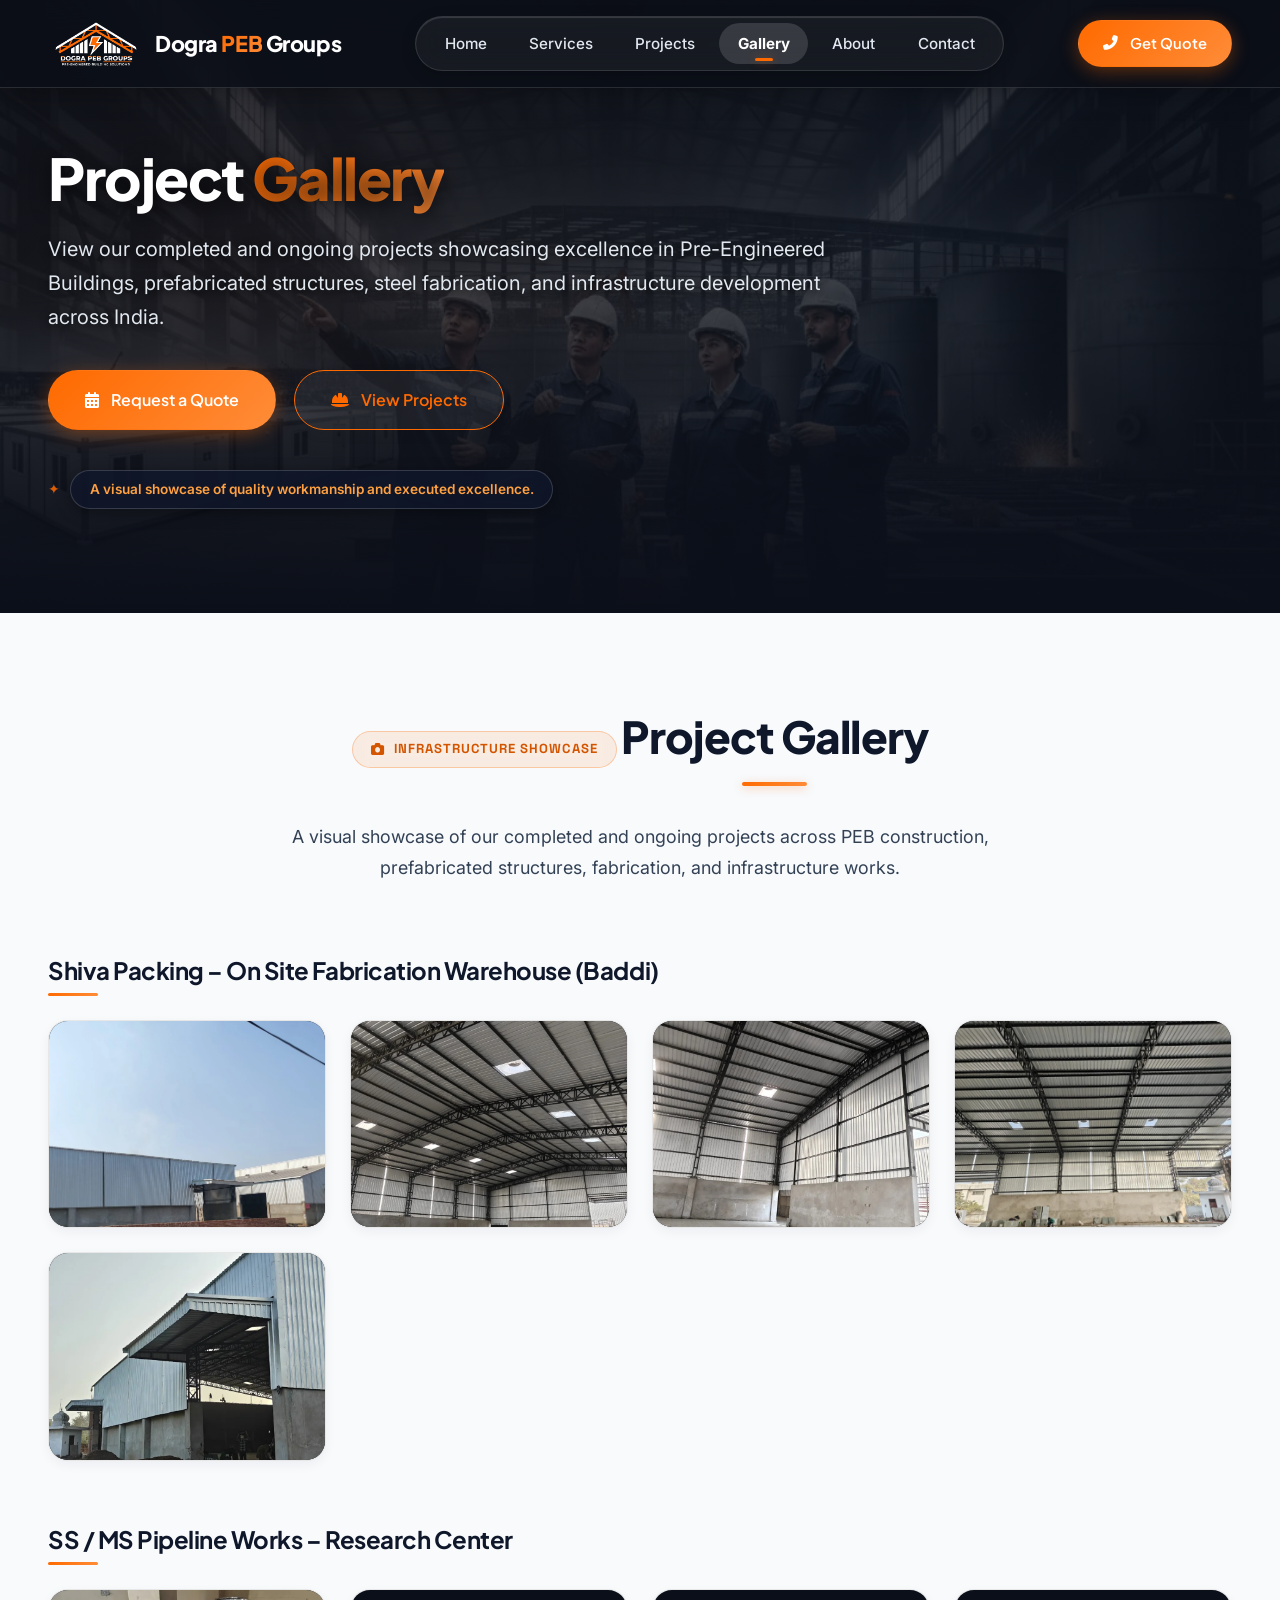
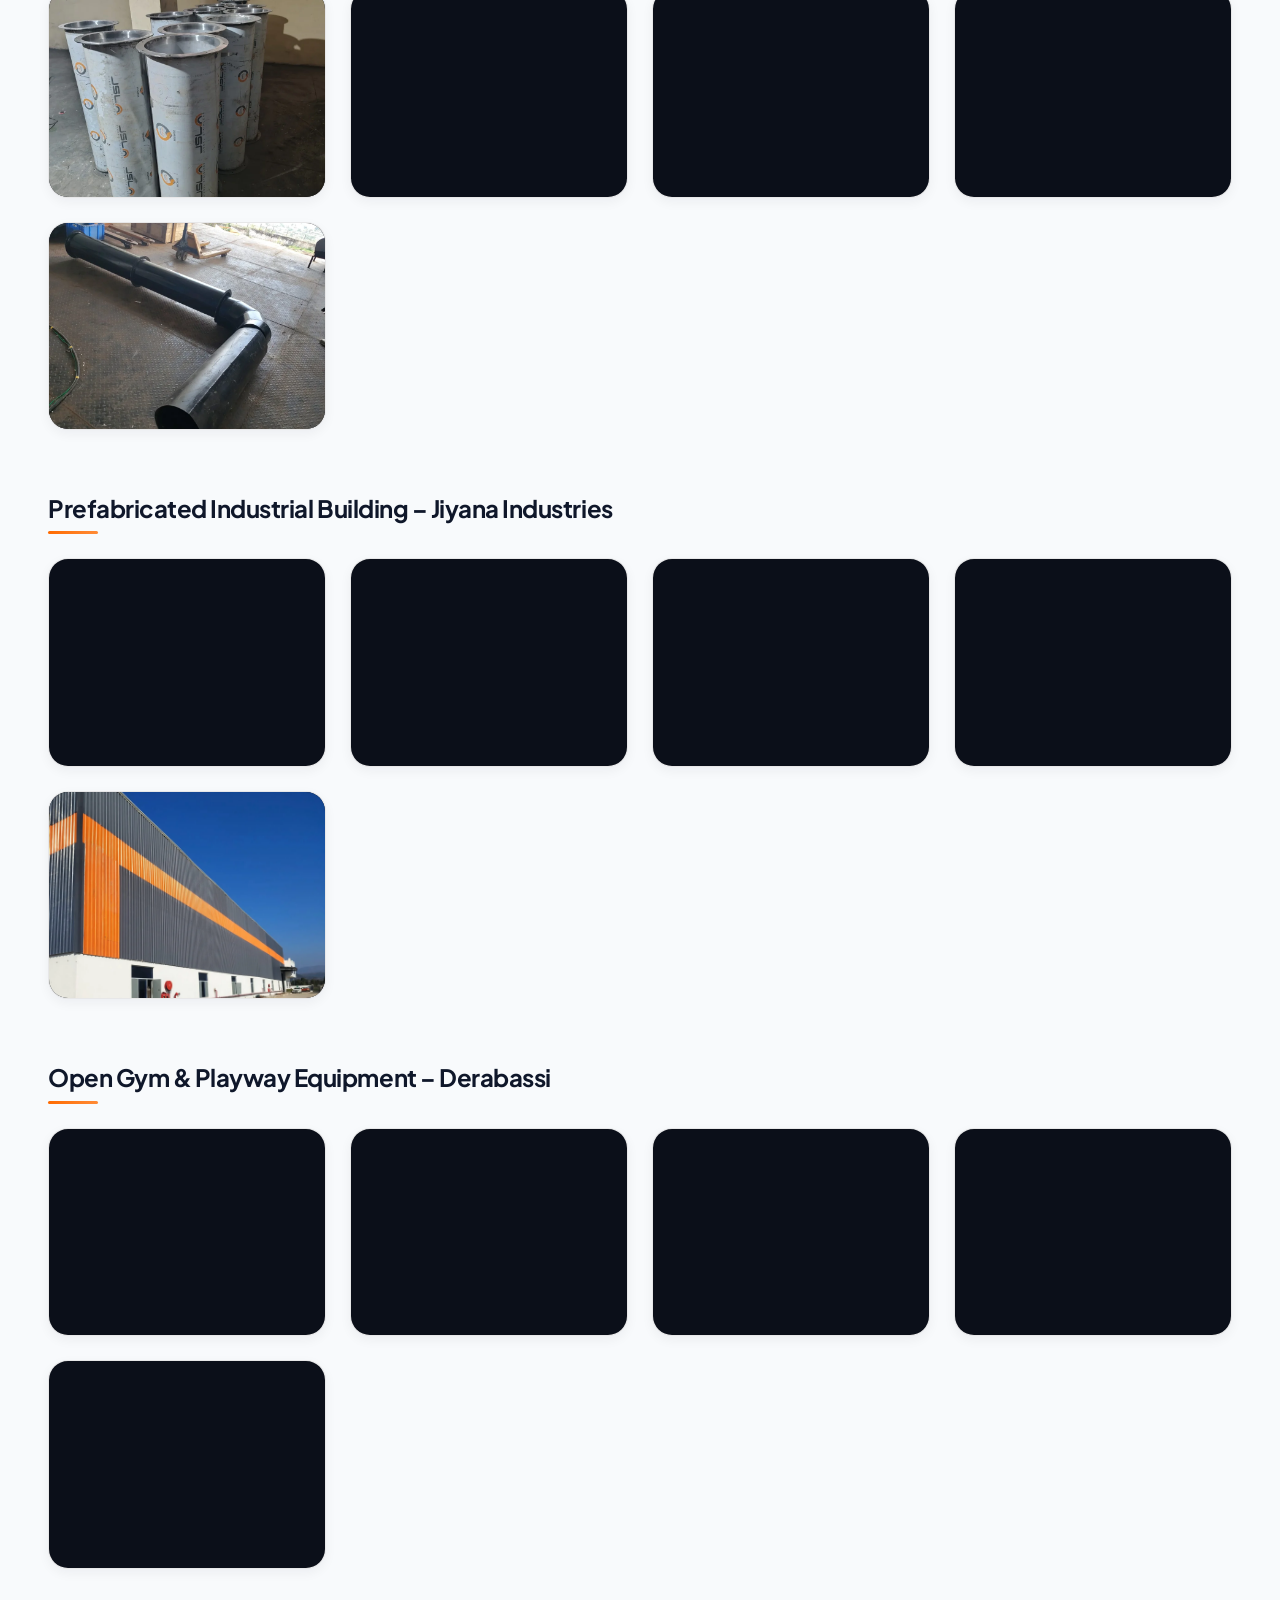
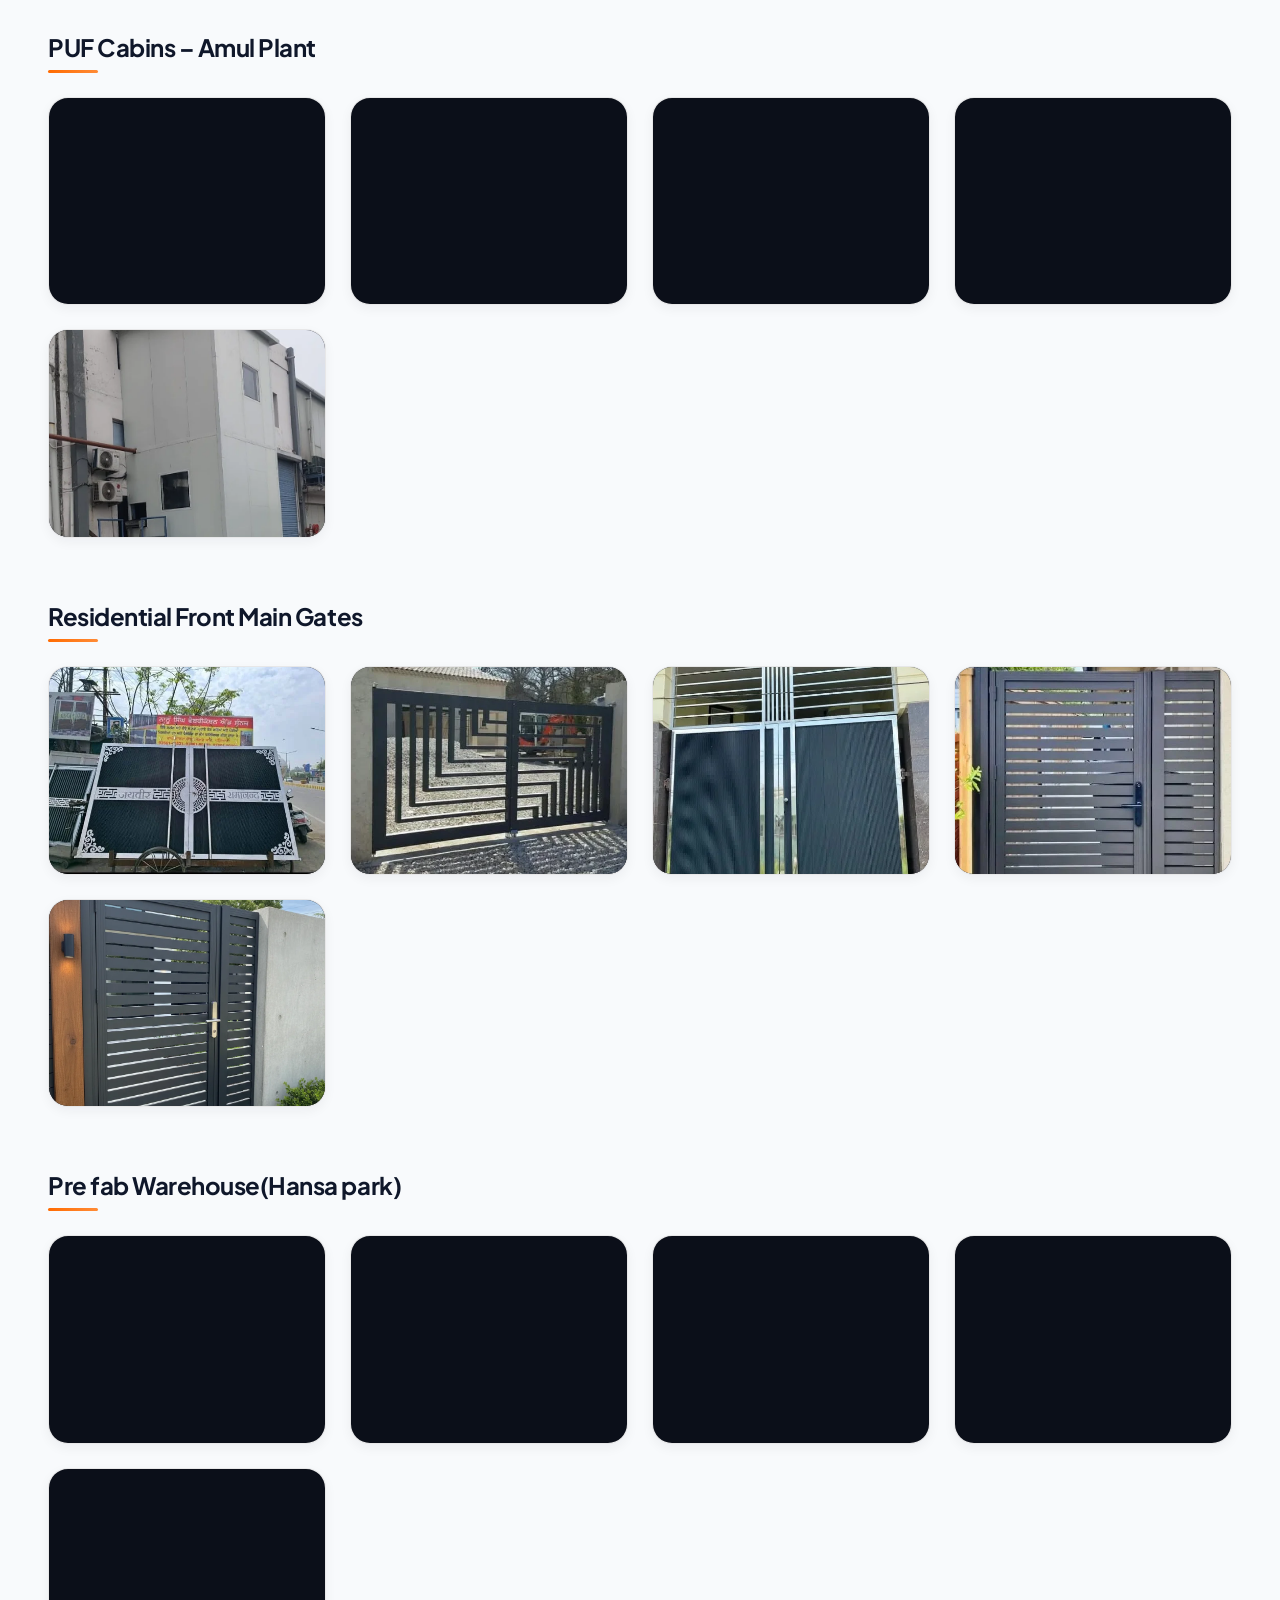
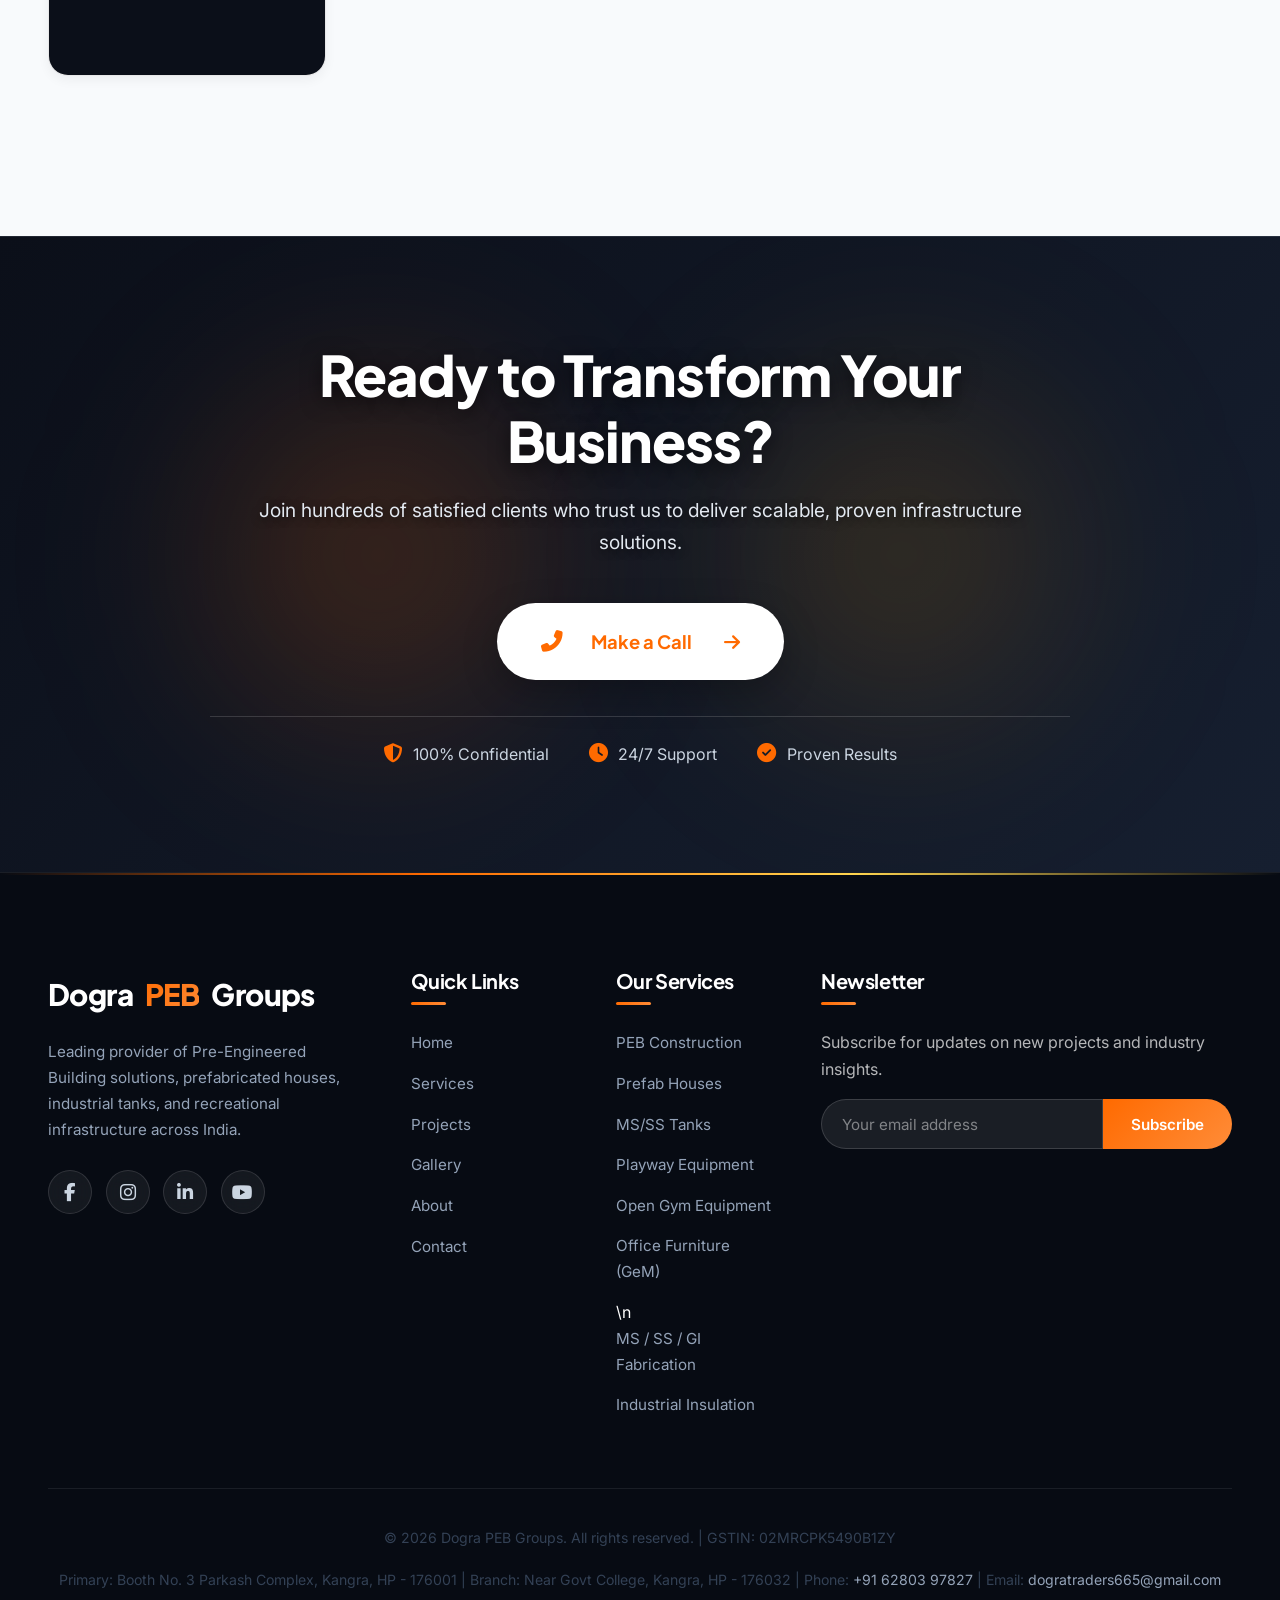
<file: gallery/index.html>
<!DOCTYPE html>
<html lang="en">

<head>
    <meta charset="UTF-8">
    <meta name="viewport" content="width=device-width, initial-scale=1.0">

    <!-- Gallery Page SEO -->
    <title>Project Gallery | PEB Buildings & Infrastructure Works | Dogra PEB Groups</title>
    <meta name="description" content="Browse our project gallery showcasing PEB buildings, prefab structures, industrial sheds, MS & SS tank fabrication, Open Gym installations, and outdoor infrastructure works delivered by Dogra PEB Groups across India.">
    <meta name="keywords" content="PEB project gallery, pre engineered building images, industrial shed photos, prefab building gallery, MS SS tank fabrication images, Dogra PEB Groups gallery">

    <!-- Canonical -->
    <link rel="canonical" href="https://www.dograpebgroups.in/gallery/">

    <!-- Open Graph -->
    <meta property="og:title" content="Project Gallery | Dogra PEB Groups">
    <meta property="og:description" content="Explore images of completed PEB buildings and infrastructure projects executed by Dogra PEB Groups across India.">
    <meta property="og:type" content="website">
    <meta property="og:image" content="https://images.unsplash.com/photo-1581094794329-c8112a89af12?ixlib=rb-4.0.3&auto=format&fit=crop&w=1200&q=80">
    <meta property="og:url" content="https://www.dograpebgroups.in/gallery/">

    <!-- Twitter -->
    <meta name="twitter:card" content="summary_large_image">
    <meta name="twitter:title" content="Project Gallery | Dogra PEB Groups">
    <meta name="twitter:description" content="Images of PEB buildings, prefab structures, industrial sheds and infrastructure works across India.">

    <!-- Branding -->
    <meta name="theme-color" content="#1a365d">

    <!-- Favicon -->
    <link rel="icon" href="../assets/imgs/favicon.ico" type="image/x-icon">

    <!-- Fonts & Icons -->
    <link rel="preconnect" href="https://fonts.googleapis.com">
    <link rel="preconnect" href="https://fonts.gstatic.com" crossorigin>
    <link href="https://fonts.googleapis.com/css2?family=Inter:wght@300;400;500;600;700&family=Plus+Jakarta+Sans:wght@400;500;600;700;800&family=Space+Grotesk:wght@500;600;700&display=swap" rel="stylesheet">

    <link rel="stylesheet" href="https://cdnjs.cloudflare.com/ajax/libs/font-awesome/6.4.0/css/all.min.css"
          integrity="sha512-iecdLmaskl7CVkqkXNQ/ZH/XLlvWZOJyj7Yy7tcenmpD1ypASozpmT/E0iPtmFIB46ZmdtAc9eNBvH0H/ZpiBw=="
          crossorigin="anonymous" referrerpolicy="no-referrer">

    <!-- Main CSS -->
    <link rel="stylesheet" href="../assets/css/style.css">

    <!-- Structured Data (JSON-LD) for LocalBusiness / GeneralContractor -->
    <script type="application/ld+json">
    {
      "@context": "https://schema.org",
      "@type": "GeneralContractor",
      "name": "Dogra PEB Groups",
      "image": "https://www.dograpebgroups.in/assets/imgs/banners/banner1.webp",
      "logo": "https://www.dograpebgroups.in/assets/imgs/logo.svg",
      "url": "https://www.dograpebgroups.in/gallery/",
      "telephone": "+916280397827",
      "email": "dogratraders665@gmail.com",
      "taxID": "02MRCPK5490B1ZY",
      "priceRange": "$$",
      "description": "Project gallery of PEB buildings, warehouses, sheds, and installations by Dogra PEB Groups.",
      "address": [
        {
          "@type": "PostalAddress",
          "streetAddress": "Booth No. 3 Parkash Complex",
          "addressLocality": "Kangra",
          "addressRegion": "Himachal Pradesh",
          "postalCode": "176001",
          "addressCountry": "IN"
        },
        {
          "@type": "PostalAddress",
          "streetAddress": "Parkash Shop, Near Government College",
          "addressLocality": "Kangra",
          "addressRegion": "Himachal Pradesh",
          "postalCode": "176032",
          "addressCountry": "IN"
        }
      ],
      "openingHoursSpecification": {
        "@type": "OpeningHoursSpecification",
        "dayOfWeek": ["Monday", "Tuesday", "Wednesday", "Thursday", "Friday", "Saturday"],
        "opens": "09:00",
        "closes": "18:00"
      }
    }
    </script>
</head>

<body>
    <!-- Header -->
    <header id="header">
        <div class="container header-container">
            <div class="logo">
                <a href="../index.html">
                    <img decoding="async" width="600" height="334" alt="Dogra PEB Groups Logo" srcset="../assets/imgs/logo.webp" src="../assets/imgs/logo.png" class="logo-icon">
                </a>
                <div class="logo-text">Dogra <span>PEB</span> Groups</div>
            </div>

            <nav class="nav-desktop">
                <ul class="nav-list">
                    <li><a href="../index.html" class="nav-link">Home</a></li>
                    <li><a href="../services/index.html" class="nav-link">Services</a></li>
                    <li><a href="../projects/index.html" class="nav-link">Projects</a></li>
                    <li><a href="../gallery/index.html" class="nav-link active">Gallery</a></li>
                    <li><a href="../about-us/index.html" class="nav-link">About</a></li>
                    <li><a href="../contact-us/index.html" class="nav-link">Contact</a></li>
                </ul>
            </nav>

            <a href="../contact-us/index.html" class="btn btn-primary header-cta">
                <i class="fas fa-phone-alt"></i> Get Quote
            </a>

            <button class="mobile-toggle" id="mobileToggle">
                <span></span>
                <span></span>
                <span></span>
            </button>
        </div>

        <nav class="nav-mobile" id="navMobile">
            <ul class="nav-list">
                <li><a href="../index.html" class="nav-link">Home</a></li>
                <li><a href="../services/index.html" class="nav-link">Services</a></li>
                <li><a href="../projects/index.html" class="nav-link">Projects</a></li>
                <li><a href="../gallery/index.html" class="nav-link active">Gallery</a></li>
                <li><a href="../about-us/index.html" class="nav-link">About</a></li>
                <li><a href="../contact-us/index.html" class="nav-link">Contact</a></li>
                <li><a href="../contact-us/index.html" class="btn btn-primary" style="margin-top: 1rem;">
                        <i class="fas fa-phone-alt"></i> Get Quote
                    </a></li>
            </ul>
        </nav>

        <div class="nav-overlay" id="navOverlay"></div>
    </header>

    <!-- Hero Section -->
    <section id="home" class="hero contact">
        <div class="hero-bg">
            <img loading="lazy" decoding="async" width="1024" height="597" alt="Dogra PEB Groups - Pre-Engineered Building Structure" srcset="../assets/imgs/banners/gallery.webp" src="../assets/imgs/banners/gallery.png" class="banner-full">
            <img loading="lazy" decoding="async" width="461" height="597" alt="Dogra PEB Groups - Pre-Engineered Building Structure" srcset="../assets/imgs/banners/gallery-mb.webp" src="../assets/imgs/banners/gallery-mb.png" class="banner-mb">
        </div>
        <div class="container">
            <div class="hero-content">
                <h1>Project <span class="highlight">Gallery</span></h1>
                <p>
                    View our completed and ongoing projects showcasing excellence in
                    Pre-Engineered Buildings, prefabricated structures, steel fabrication,
                    and infrastructure development across India.
                </p>
                <div class="hero-btns">
                    <a href="../contact-us/index.html" class="btn btn-primary">
                        <i class="fas fa-calendar-alt"></i> Request a Quote
                    </a>
                    <a href="../projects/index.html" class="btn btn-outline">
                        <i class="fas fa-hard-hat"></i> View Projects
                    </a>
                </div>
                <div class="hero-trust">
                    <span class="separator">✦</span>
                    <span class="innertext">
                        <span class="separator-mb">✦</span> A visual showcase of quality workmanship and executed excellence.
                    </span>
                </div>
            </div>
        </div>
    </section>

    <!-- Gallery Section -->
    <section id="gallery" class="section">
        <div class="container">

            <div class="section-header">
                <div class="section-eyebrow"><i class="fas fa-camera"></i> Infrastructure Showcase</div>
                <h2>Project Gallery</h2>
                <p>
                    A visual showcase of our completed and ongoing projects across
                    PEB construction, prefabricated structures, fabrication, and infrastructure works.
                </p>
            </div>

            <!-- ================= PROJECT 1 ================= -->
            <div class="gallery-project">
                <h3 class="gallery-project-title">
                    Shiva Packing – On Site Fabrication Warehouse (Baddi)
                </h3>

                <div class="gallery-grid">
                    <div class="gallery-item fade-in">
                        <img loading="lazy" decoding="async" width="1480" height="837" srcset="../assets/imgs/projects/shiva-baddi/shiva-main.webp" src="../assets/imgs/projects/shiva-baddi/shiva-main.jpeg" alt="Shiva Baddi Industrial Infrastructure and PEB Factory Shed">
                    </div>
                    <div class="gallery-item fade-in">
                        <img loading="lazy" decoding="async" width="900" height="1200" srcset="../assets/imgs/projects/shiva-baddi/shiva-img1.webp" src="../assets/imgs/projects/shiva-baddi/shiva-img1.jpeg" alt="Shiva Baddi Industrial Infrastructure and PEB Factory Shed">
                    </div>
                    <div class="gallery-item fade-in">
                        <img loading="lazy" decoding="async" width="900" height="1200" srcset="../assets/imgs/projects/shiva-baddi/shiva-img3.webp" src="../assets/imgs/projects/shiva-baddi/shiva-img3.jpeg" alt="Shiva Baddi Industrial Infrastructure and PEB Factory Shed">
                    </div>
                    <div class="gallery-item fade-in">
                        <img loading="lazy" decoding="async" width="1280" height="960" srcset="../assets/imgs/projects/shiva-baddi/shiva-img11.webp" src="../assets/imgs/projects/shiva-baddi/shiva-img11.jpeg" alt="Shiva Baddi Industrial Infrastructure and PEB Factory Shed">
                    </div>
                    <div class="gallery-item fade-in">
                        <img loading="lazy" decoding="async" width="900" height="1200" srcset="../assets/imgs/projects/shiva-baddi/shiva-img6.webp" src="../assets/imgs/projects/shiva-baddi/shiva-img6.jpeg" alt="Shiva Baddi Industrial Infrastructure and PEB Factory Shed">
                    </div>
                </div>
            </div>

            <!-- ================= PROJECT 2 ================= -->
            <div class="gallery-project">
                <h3 class="gallery-project-title">
                    SS / MS Pipeline Works – Research Center
                </h3>

                <div class="gallery-grid">
                    <div class="gallery-item fade-in">
                        <img loading="lazy" decoding="async" width="900" height="1200" srcset="../assets/imgs/projects/pipeline/pipeline-main.webp" src="../assets/imgs/projects/pipeline/pipeline-main.jpeg" alt="Industrial Pipeline and Heavy Steel Fabrication Works">
                    </div>
                    <div class="gallery-item fade-in">
                        <img loading="lazy" decoding="async" width="900" height="1200" srcset="../assets/imgs/projects/pipeline/pipeline-img1.webp" src="../assets/imgs/projects/pipeline/pipeline-img1.jpeg" alt="Industrial Pipeline and Heavy Steel Fabrication Works">
                    </div>
                    <div class="gallery-item fade-in">
                        <img loading="lazy" decoding="async" width="900" height="1200" srcset="../assets/imgs/projects/pipeline/pipeline-img2.webp" src="../assets/imgs/projects/pipeline/pipeline-img2.jpeg" alt="Industrial Pipeline and Heavy Steel Fabrication Works">
                    </div>
                    <div class="gallery-item fade-in">
                        <img loading="lazy" decoding="async" width="900" height="1200" srcset="../assets/imgs/projects/pipeline/pipeline-img3.webp" src="../assets/imgs/projects/pipeline/pipeline-img3.jpeg" alt="Industrial Pipeline and Heavy Steel Fabrication Works">
                    </div>
                    <div class="gallery-item fade-in">
                        <img loading="lazy" decoding="async" width="900" height="1200" srcset="../assets/imgs/projects/pipeline/pipeline-img4.webp" src="../assets/imgs/projects/pipeline/pipeline-img4.jpeg" alt="Industrial Pipeline and Heavy Steel Fabrication Works">
                    </div>
                </div>
            </div>

            <!-- ================= PROJECT 3 ================= -->
            <div class="gallery-project">
                <h3 class="gallery-project-title">
                    Prefabricated Industrial Building – Jiyana Industries
                </h3>

                <div class="gallery-grid">
                    <div class="gallery-item fade-in">
                        <img loading="lazy" decoding="async" width="1200" height="788" srcset="../assets/imgs/projects/Jiyana/Jiyana-main.webp" src="../assets/imgs/projects/Jiyana/Jiyana-main.jpeg" alt="Jiyana Pre-Engineered Industrial Facility Project">
                    </div>
                    <div class="gallery-item fade-in">
                        <img loading="lazy" decoding="async" width="900" height="1200" srcset="../assets/imgs/projects/Jiyana/Jiyana-img1.webp" src="../assets/imgs/projects/Jiyana/Jiyana-img1.jpeg" alt="Jiyana Pre-Engineered Industrial Facility Project">
                    </div>
                    <div class="gallery-item fade-in">
                        <img loading="lazy" decoding="async" width="900" height="1200" srcset="../assets/imgs/projects/Jiyana/Jiyana-img3.webp" src="../assets/imgs/projects/Jiyana/Jiyana-img3.jpeg" alt="Jiyana Pre-Engineered Industrial Facility Project">
                    </div>
                    <div class="gallery-item fade-in">
                        <img loading="lazy" decoding="async" width="1600" height="1062" srcset="../assets/imgs/projects/Jiyana/Jiyana-img5.webp" src="../assets/imgs/projects/Jiyana/Jiyana-img5.jpeg" alt="Jiyana Pre-Engineered Industrial Facility Project">
                    </div>
                    <div class="gallery-item fade-in">
                        <img loading="lazy" decoding="async" width="1200" height="1094" srcset="../assets/imgs/projects/Jiyana/Jiyana-img9.webp" src="../assets/imgs/projects/Jiyana/Jiyana-img9.jpeg" alt="Jiyana Pre-Engineered Industrial Facility Project">
                    </div>
                </div>
            </div>

            <!-- ================= PROJECT 4 ================= -->
            <div class="gallery-project">
                <h3 class="gallery-project-title">
                    Open Gym & Playway Equipment – Derabassi
                </h3>

                <div class="gallery-grid">
                    <div class="gallery-item fade-in">
                        <img loading="lazy" decoding="async" width="900" height="1200" srcset="../assets/imgs/projects/derabassi/open-gym-main.webp" src="../assets/imgs/projects/derabassi/open-gym-main.jpeg" alt="Open Gym Equipment and Infrastructure Installation">
                    </div>
                    <div class="gallery-item fade-in">
                        <img loading="lazy" decoding="async" width="900" height="1200" srcset="../assets/imgs/projects/derabassi/open-gym-img1.webp" src="../assets/imgs/projects/derabassi/open-gym-img1.jpeg" alt="Open Gym Equipment and Infrastructure Installation">
                    </div>
                    <div class="gallery-item fade-in">
                        <img loading="lazy" decoding="async" width="900" height="1200" srcset="../assets/imgs/projects/derabassi/open-gym-img2.webp" src="../assets/imgs/projects/derabassi/open-gym-img2.jpeg" alt="Open Gym Equipment and Infrastructure Installation">
                    </div>
                    <div class="gallery-item fade-in">
                        <img loading="lazy" decoding="async" width="900" height="1200" srcset="../assets/imgs/projects/derabassi/open-gym-img3.webp" src="../assets/imgs/projects/derabassi/open-gym-img3.jpeg" alt="Open Gym Equipment and Infrastructure Installation">
                    </div>
                    <div class="gallery-item fade-in">
                        <img loading="lazy" decoding="async" width="864" height="994" srcset="../assets/imgs/projects/derabassi/open-gym-img4.webp" src="../assets/imgs/projects/derabassi/open-gym-img4.png" alt="Open Gym Equipment and Infrastructure Installation">
                    </div>
                </div>
            </div>

            <!-- ================= PROJECT 5 ================= -->
            <div class="gallery-project">
                <h3 class="gallery-project-title">
                    PUF Cabins – Amul Plant
                </h3>

                <div class="gallery-grid">
                    <div class="gallery-item fade-in">
                        <img loading="lazy" decoding="async" width="900" height="1200" srcset="../assets/imgs/projects/amul/amul-main.webp" src="../assets/imgs/projects/amul/amul-main.jpeg" alt="Amul Industrial Cold Storage and Warehouse Facility">
                    </div>
                    <div class="gallery-item fade-in">
                        <img loading="lazy" decoding="async" width="900" height="1200" srcset="../assets/imgs/projects/amul/amul-img1.webp" src="../assets/imgs/projects/amul/amul-img1.jpeg" alt="Amul Industrial Cold Storage and Warehouse Facility">
                    </div>
                    <div class="gallery-item fade-in">
                        <img loading="lazy" decoding="async" width="675" height="1200" srcset="../assets/imgs/projects/amul/amul-img2.webp" src="../assets/imgs/projects/amul/amul-img2.jpeg" alt="Amul Industrial Cold Storage and Warehouse Facility">
                    </div>
                    <div class="gallery-item fade-in">
                        <img loading="lazy" decoding="async" width="811" height="921" srcset="../assets/imgs/projects/amul/amul-img3.webp" src="../assets/imgs/projects/amul/amul-img3.jpeg" alt="Amul Industrial Cold Storage and Warehouse Facility">
                    </div>
                    <div class="gallery-item fade-in">
                        <img loading="lazy" decoding="async" width="697" height="912" srcset="../assets/imgs/projects/amul/amul-img4.webp" src="../assets/imgs/projects/amul/amul-img4.jpeg" alt="Amul Industrial Cold Storage and Warehouse Facility">
                    </div>
                </div>
            </div>

            <!-- ================= PROJECT 6 ================= -->
            <div class="gallery-project">
                <h3 class="gallery-project-title">
                    Residential Front Main Gates
                </h3>

                <div class="gallery-grid">
                    <div class="gallery-item fade-in">
                        <img loading="lazy" decoding="async" width="540" height="405" srcset="../assets/imgs/projects/gates/gates-main.webp" src="../assets/imgs/projects/gates/gates-main.jpeg" alt="Heavy Industrial Factory Gates and Structural Steelwork">
                    </div>
                    <div class="gallery-item fade-in">
                        <img loading="lazy" decoding="async" width="540" height="369" srcset="../assets/imgs/projects/gates/gates-img1.webp" src="../assets/imgs/projects/gates/gates-img1.jpeg" alt="Heavy Industrial Factory Gates and Structural Steelwork">
                    </div>
                    <div class="gallery-item fade-in">
                        <img loading="lazy" decoding="async" width="540" height="678" srcset="../assets/imgs/projects/gates/gates-img2.webp" src="../assets/imgs/projects/gates/gates-img2.jpeg" alt="Heavy Industrial Factory Gates and Structural Steelwork">
                    </div>
                    <div class="gallery-item fade-in">
                        <img loading="lazy" decoding="async" width="540" height="696" srcset="../assets/imgs/projects/gates/gates-img3.webp" src="../assets/imgs/projects/gates/gates-img3.jpeg" alt="Heavy Industrial Factory Gates and Structural Steelwork">
                    </div>
                    <div class="gallery-item fade-in">
                        <img loading="lazy" decoding="async" width="896" height="1053" srcset="../assets/imgs/projects/gates/gates-img4.webp" src="../assets/imgs/projects/gates/gates-img4.png" alt="Heavy Industrial Factory Gates and Structural Steelwork">
                    </div>
                </div>
            </div>

            <!-- ================= PROJECT 7 ================= -->
            <div class="gallery-project">
                <h3 class="gallery-project-title">
                    Pre fab Warehouse(Hansa park)
                </h3>

                <div class="gallery-grid">
                    <div class="gallery-item fade-in">
                        <img loading="lazy" decoding="async" width="1600" height="1200" srcset="../assets/imgs/projects/hansa/hansa-img-main.webp" src="../assets/imgs/projects/hansa/hansa-img-main.jpeg" alt="Hansa Industrial Infrastructure Construction">
                    </div>
                    <div class="gallery-item fade-in">
                        <img loading="lazy" decoding="async" width="900" height="1200" srcset="../assets/imgs/projects/hansa/hansa-img1.webp" src="../assets/imgs/projects/hansa/hansa-img1.jpeg" alt="Hansa Industrial Infrastructure Construction">
                    </div>
                    <div class="gallery-item fade-in">
                        <img loading="lazy" decoding="async" width="900" height="1200" srcset="../assets/imgs/projects/hansa/hansa-img2.webp" src="../assets/imgs/projects/hansa/hansa-img2.jpeg" alt="Hansa Industrial Infrastructure Construction">
                    </div>
                    <div class="gallery-item fade-in">
                        <img loading="lazy" decoding="async" width="1600" height="1200" srcset="../assets/imgs/projects/hansa/hansa-img3.webp" src="../assets/imgs/projects/hansa/hansa-img3.jpeg" alt="Hansa Industrial Infrastructure Construction">
                    </div>
                    <div class="gallery-item fade-in">
                        <img loading="lazy" decoding="async" width="988" height="1120" srcset="../assets/imgs/projects/hansa/hansa-img4.webp" src="../assets/imgs/projects/hansa/hansa-img4.jpeg" alt="Hansa Industrial Infrastructure Construction">
                    </div>
                </div>
            </div>

        </div>
    </section>


    <!-- CTA Section -->
    <section id="cta" class="cta-section">
        <div class="container">
            <div class="cta-content">
                <h2 class="cta-heading">Ready to Transform Your Business?</h2>
                
                <!-- Added benefit-oriented subheading -->
                <p class="cta-subheading">Join hundreds of satisfied clients who trust us to deliver scalable, proven infrastructure solutions.</p>
                
                <!-- Enhanced CTA Button with hover effects -->
                <div class="cta-button-container">
                    <a href="tel:+916280397827" class="btn btn-get-started">
                        <span class="btn-icon">
                            <i class="fas fa-phone-alt"></i>
                        </span>
                        <span class="btn-text">
                            <span class="btn-main-text">Make a Call</span>
                        </span>
                        <span class="btn-arrow">
                            <i class="fas fa-arrow-right"></i>
                        </span>
                    </a>
                </div>
                
                <!-- Added trust indicators -->
                <div class="trust-indicators">
                    <div class="trust-item">
                        <i class="fas fa-shield-alt"></i>
                        <span>100% Confidential</span>
                    </div>
                    <div class="trust-item">
                        <i class="fas fa-clock"></i>
                        <span>24/7 Support</span>
                    </div>
                    <div class="trust-item">
                        <i class="fas fa-check-circle"></i>
                        <span>Proven Results</span>
                    </div>
                </div>
            </div>
        </div>
    </section>

    <!-- Footer -->
    <footer>
        <div class="container">
            <div class="footer-grid">
                <div class="footer-about">
                    <div class="footer-logo">Dogra <span>PEB</span> Groups</div>
                    <p>Leading provider of Pre-Engineered Building solutions, prefabricated houses, industrial tanks,
                        and recreational infrastructure across India.</p>
                    <div class="footer-social">
                        <a href="#" class="social-icon" aria-label="Facebook">
                            <i class="fab fa-facebook-f"></i>
                        </a>
                        <a href="#" class="social-icon" aria-label="Instagram">
                            <i class="fab fa-instagram"></i>
                        </a>
                        <a href="#" class="social-icon" aria-label="LinkedIn">
                            <i class="fab fa-linkedin-in"></i>
                        </a>
                        <a href="#" class="social-icon" aria-label="YouTube">
                            <i class="fab fa-youtube"></i>
                        </a>
                    </div>
                </div>

                <div>
                    <h3 class="footer-heading">Quick Links</h3>
                    <ul class="footer-links">
                        <li><a href="../index.html">Home</a></li>
                        <li><a href="../services/index.html">Services</a></li>
                        <li><a href="../projects/index.html">Projects</a></li>
                        <li><a href="../gallery/index.html">Gallery</a></li>
                        <li><a href="../about-us/index.html">About</a></li>
                        <li><a href="../contact-us/index.html">Contact</a></li>
                    </ul>
                </div>

                <div>
                    <h3 class="footer-heading">Our Services</h3>
                    <ul class="footer-links">
                        <li><a href="../services/index.html">PEB Construction</a></li>
                        <li><a href="../services/index.html">Prefab Houses</a></li>
                        <li><a href="../services/index.html">MS/SS Tanks</a></li>
                        <li><a href="../services/index.html">Playway Equipment</a></li>
                        <li><a href="../open-gym-equipment/index.html">Open Gym Equipment</a></li>
                        <li><a href="../office-furniture/index.html">Office Furniture (GeM)</a></li>\n                        <li><a href="../fabricated-products/index.html">MS / SS / GI Fabrication</a></li>
                        <li><a href="../services/index.html">Industrial Insulation</a></li>
                    </ul>
                </div>

                <div>
                    <h3 class="footer-heading">Newsletter</h3>
                    <p style="color: rgba(255, 255, 255, 0.7); margin-bottom: 1rem;">Subscribe for updates on new
                        projects and industry insights.</p>
                    <form class="newsletter-form" id="newsletterForm">
                        <input type="email" class="newsletter-input" placeholder="Your email address" required>
                        <button type="submit" class="newsletter-btn">Subscribe</button>
                    </form>
                </div>
            </div>

            <div class="footer-bottom">
                <p>&copy; 2026 Dogra PEB Groups. All rights reserved. | GSTIN: 02MRCPK5490B1ZY</p>
                <p style="margin-top: 0.5rem;">Primary: Booth No. 3 Parkash Complex, Kangra, HP - 176001 | Branch: Near Govt College, Kangra, HP - 176032 | Phone: <a href="tel:+916280397827">+91 62803 97827</a> | Email: <a href="mailto:dogratraders665@gmail.com">dogratraders665@gmail.com</a></p>
            </div>
        </div>
    </footer>


    <!-- ============================================
    IMAGE LIGHTBOX MODAL 
    ============================================ -->

    <div class="lightbox-modal" id="imageLightbox">
        <div class="lightbox-header">
            <div class="lightbox-info">
                <span class="lightbox-title" id="lightboxTitle"></span>
                <span class="lightbox-counter" id="lightboxCounter"></span>
            </div>
            <div class="lightbox-controls">
                <button class="lightbox-btn" id="lightboxDownload" title="Download">
                    <i class="fas fa-download"></i>
                </button>
                <button class="lightbox-btn" id="lightboxZoom" title="Zoom">
                    <i class="fas fa-search-plus"></i>
                </button>
                <button class="lightbox-btn" id="lightboxFullscreen" title="Fullscreen">
                    <i class="fas fa-expand"></i>
                </button>
                <button class="lightbox-btn lightbox-close" id="lightboxClose" title="Close (Esc)">
                    <i class="fas fa-times"></i>
                </button>
            </div>
        </div>

        <div class="lightbox-content">
            <div class="image-container">
                <img id="lightboxImage" alt="Gallery Image">
                <div class="loading-spinner">
                    <div class="spinner"></div>
                </div>
                <div class="image-error" id="imageError">
                    <i class="fas fa-exclamation-triangle"></i>
                    <p>Failed to load image</p>
                </div>
            </div>
            
            <button class="nav-arrow prev-arrow" id="lightboxPrev" aria-label="Previous image">
                <i class="fas fa-chevron-left"></i>
            </button>
            <button class="nav-arrow next-arrow" id="lightboxNext" aria-label="Next image">
                <i class="fas fa-chevron-right"></i>
            </button>
        </div>

        <div class="lightbox-footer">
            <div class="thumbnail-track" id="thumbnailTrack">
                <!-- Thumbnails will be dynamically added here -->
            </div>
            <div class="image-meta" id="imageMeta">
                <div class="meta-item">
                    <i class="fas fa-camera"></i>
                    <span>High Resolution</span>
                </div>
                <div class="meta-item">
                    <i class="fas fa-calendar-alt"></i>
                    <span id="imageDate">Today</span>
                </div>
                <div class="meta-item">
                    <i class="fas fa-info-circle"></i>
                    <span id="imageDimensions">Loading...</span>
                </div>
            </div>
        </div>

        <div class="lightbox-overlay" id="lightboxOverlay"></div>
    </div>

    <script src="../assets/js/script.js"></script>
</body>

</html>
</file>
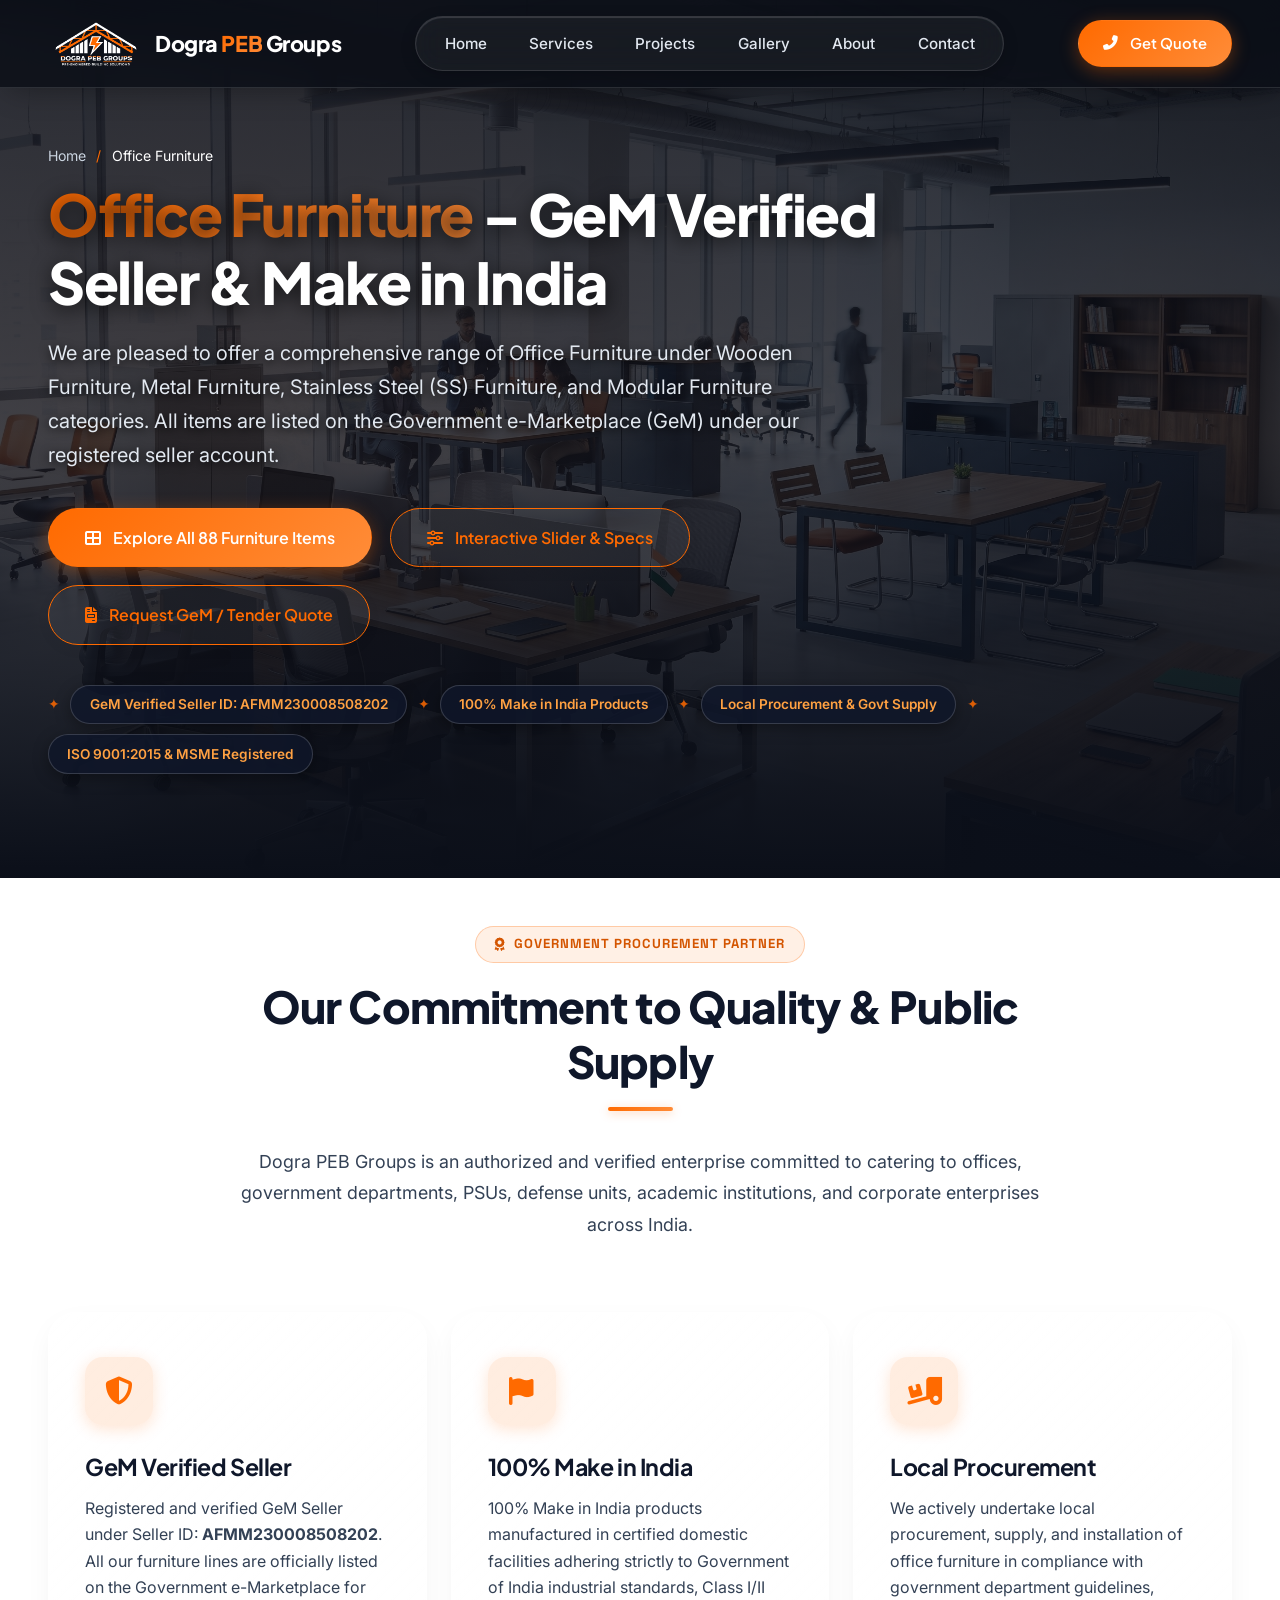
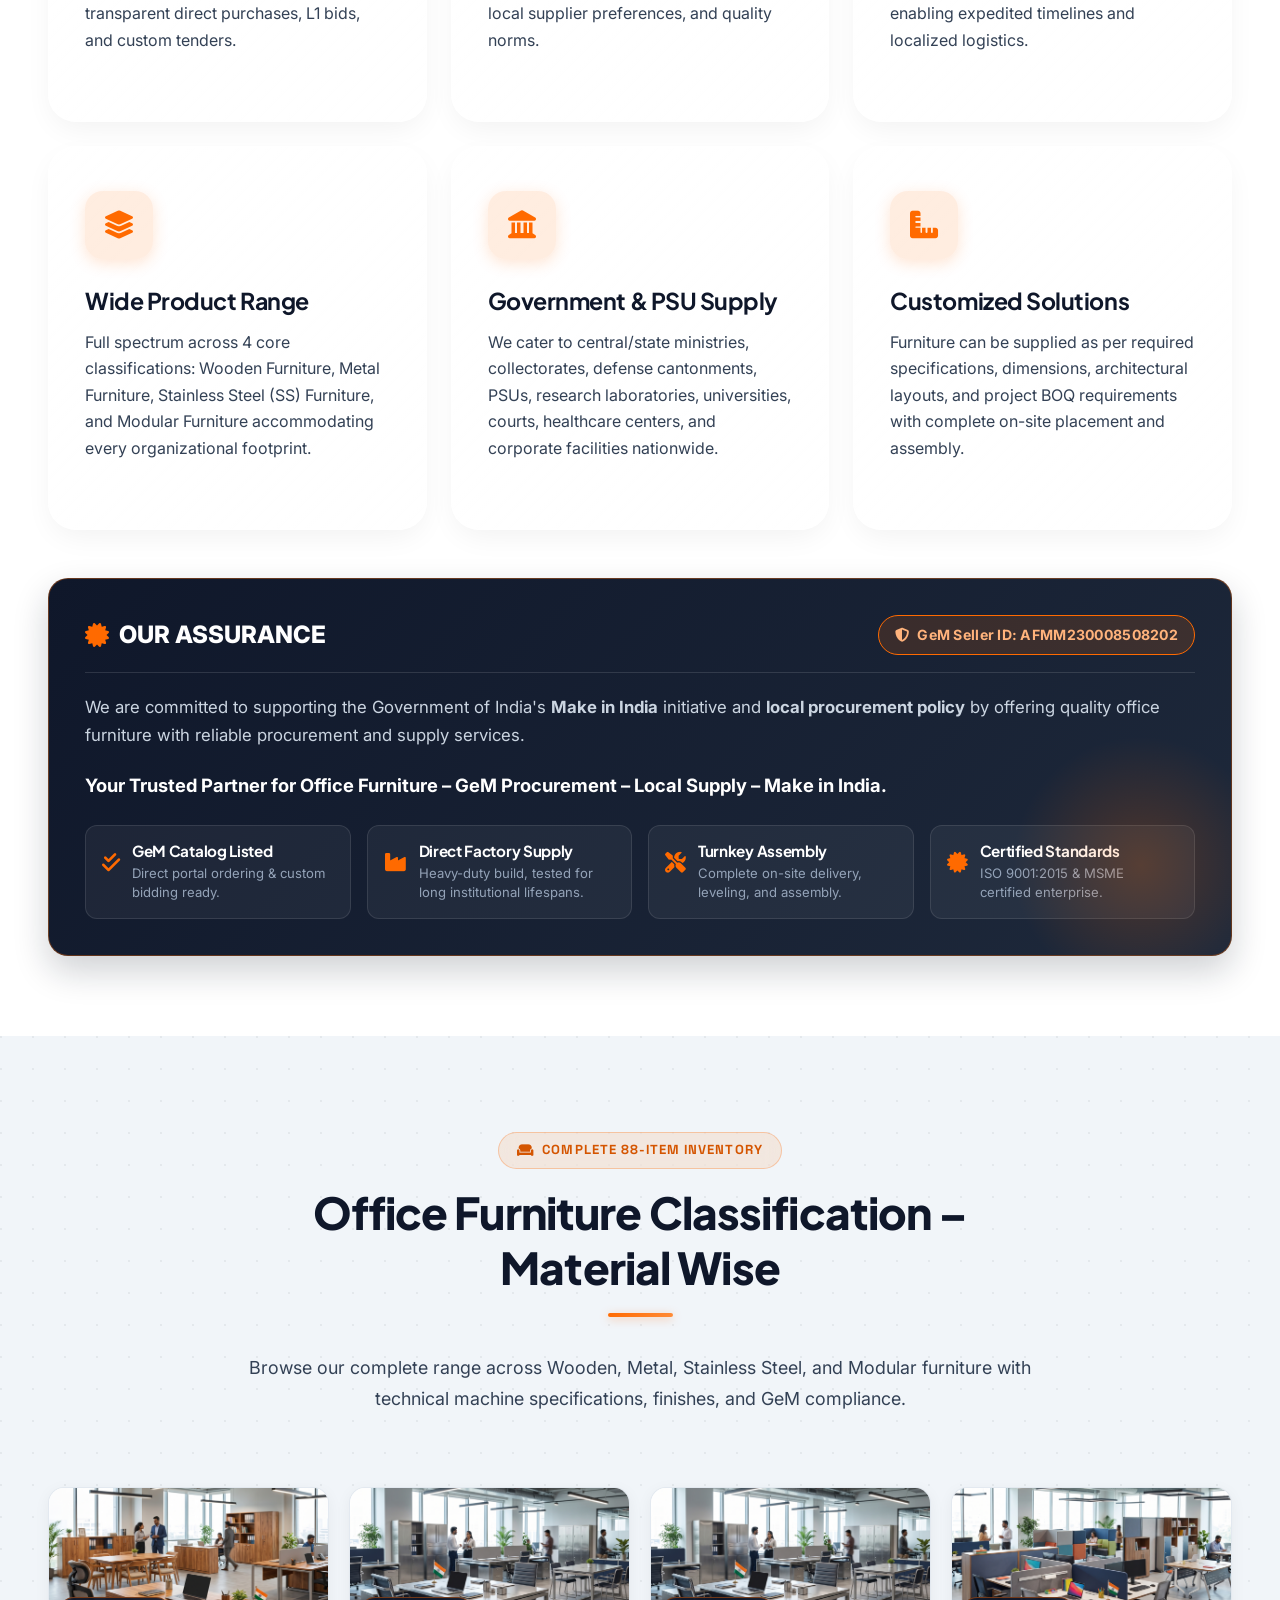
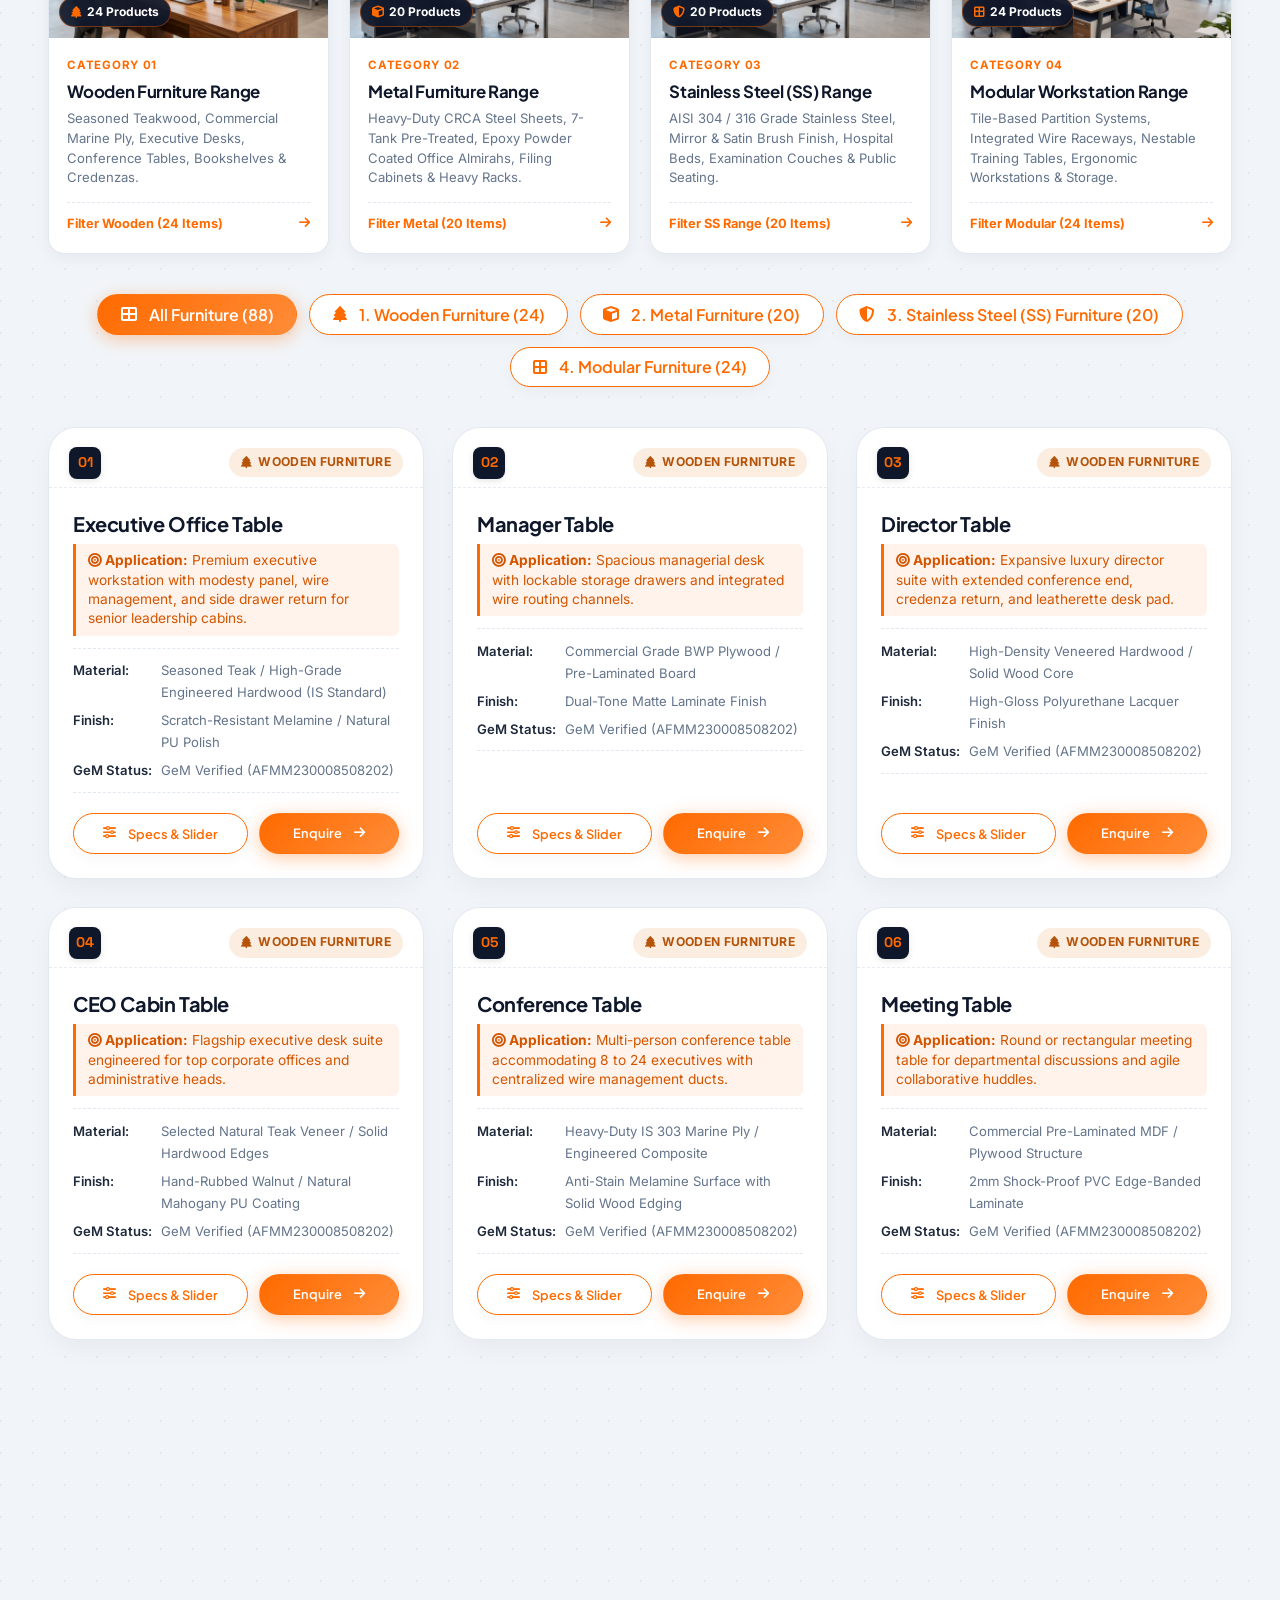
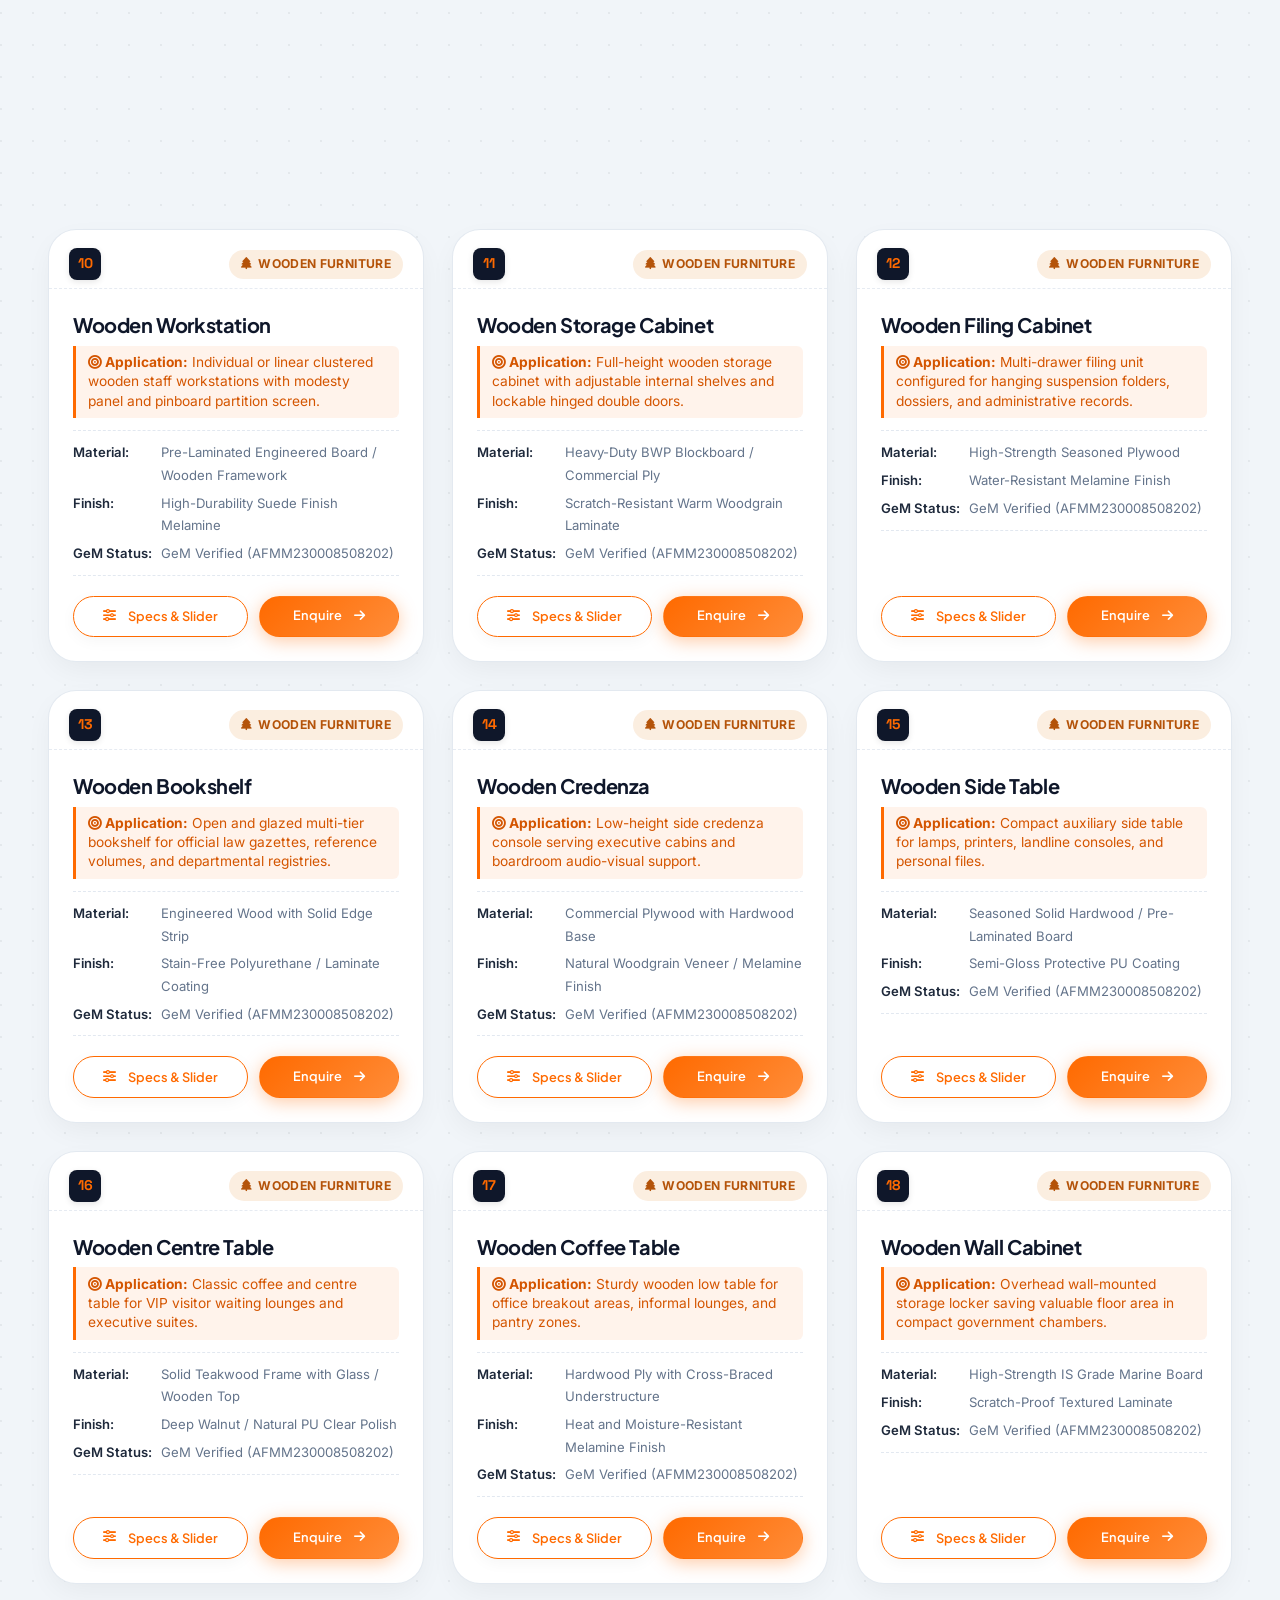
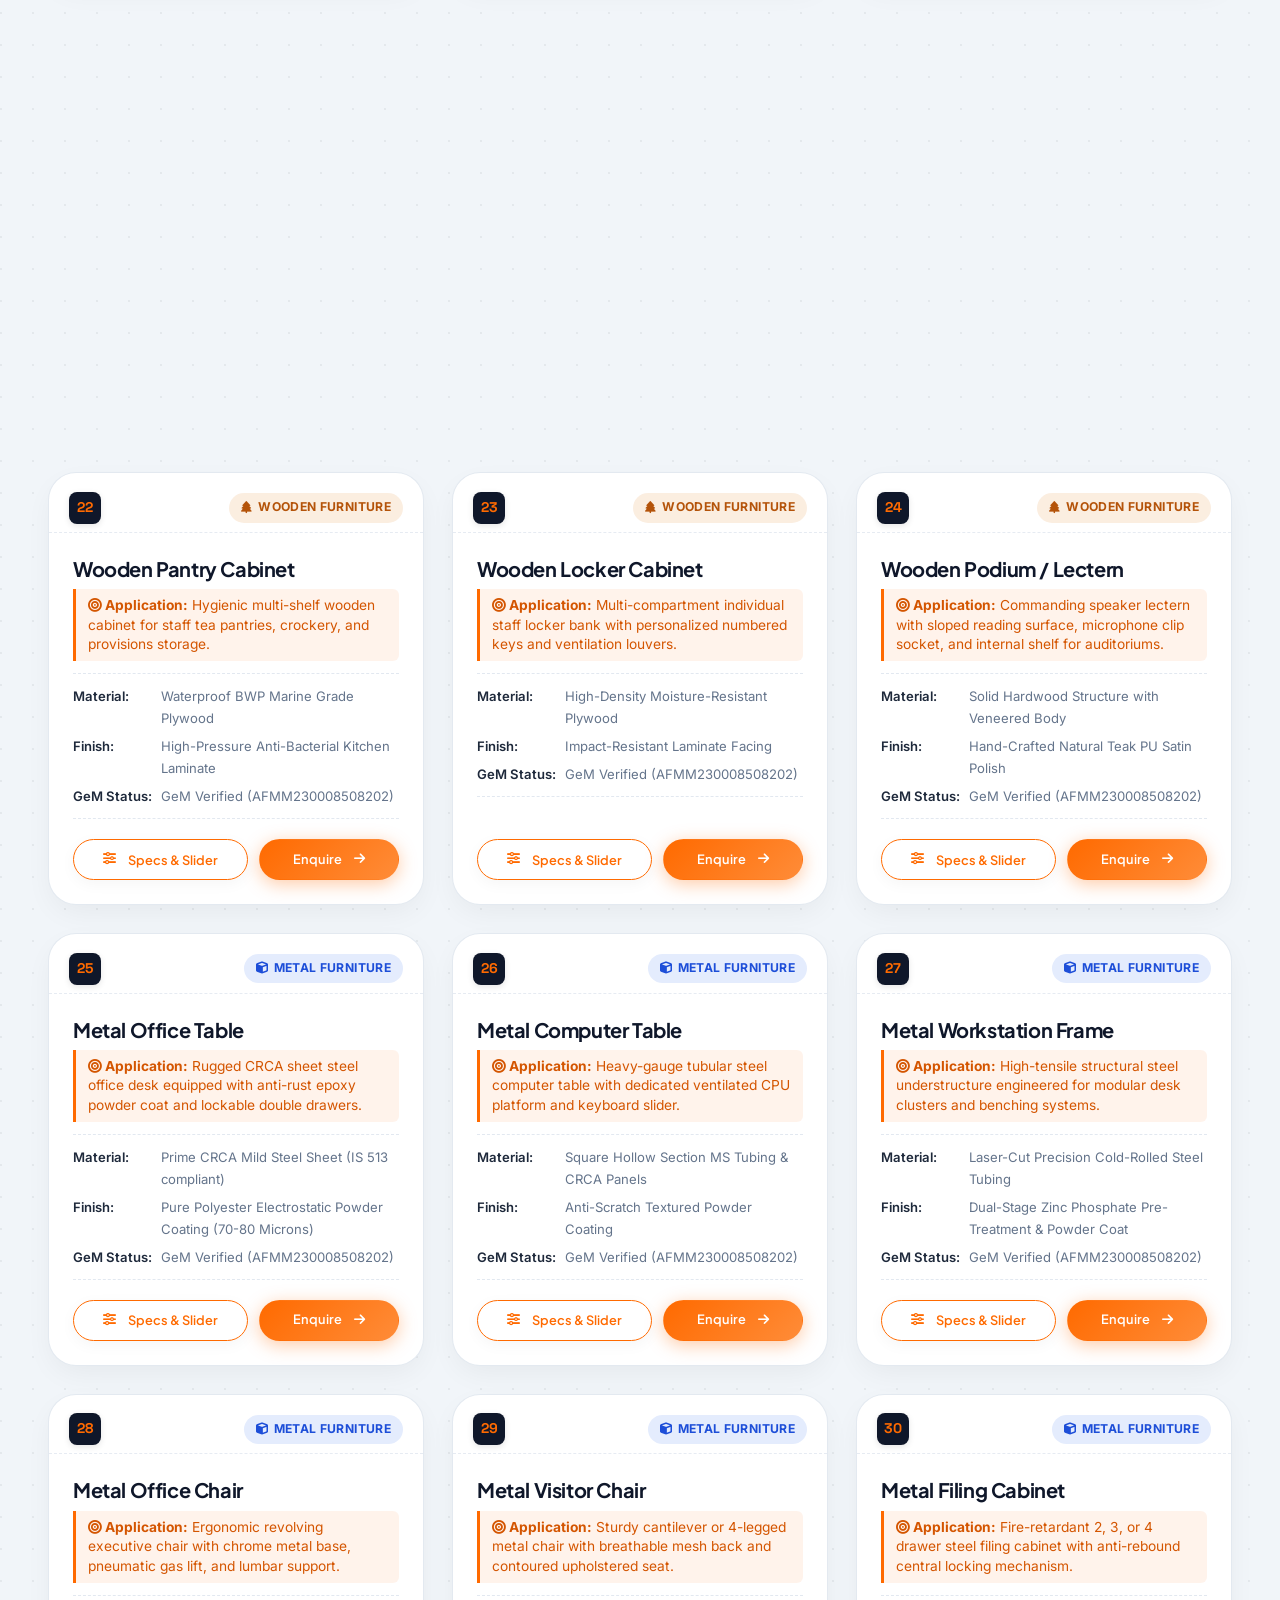
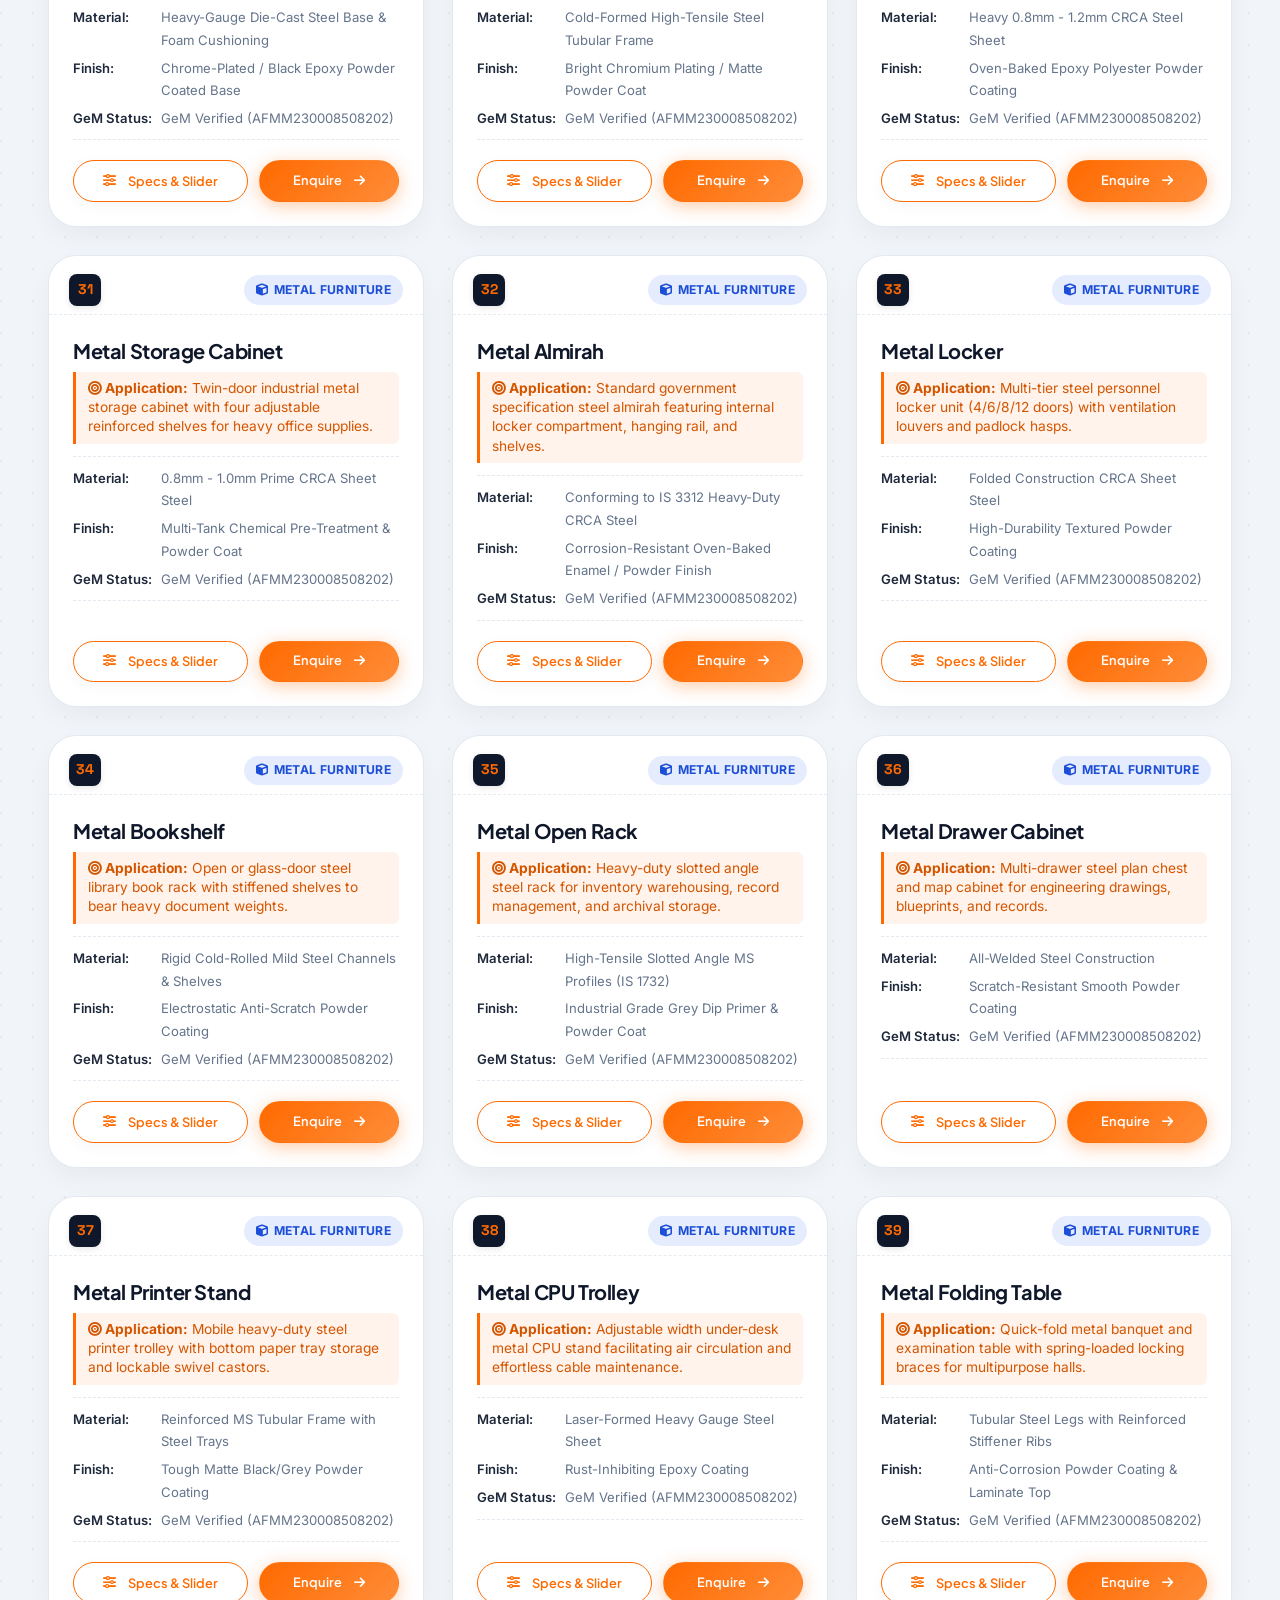
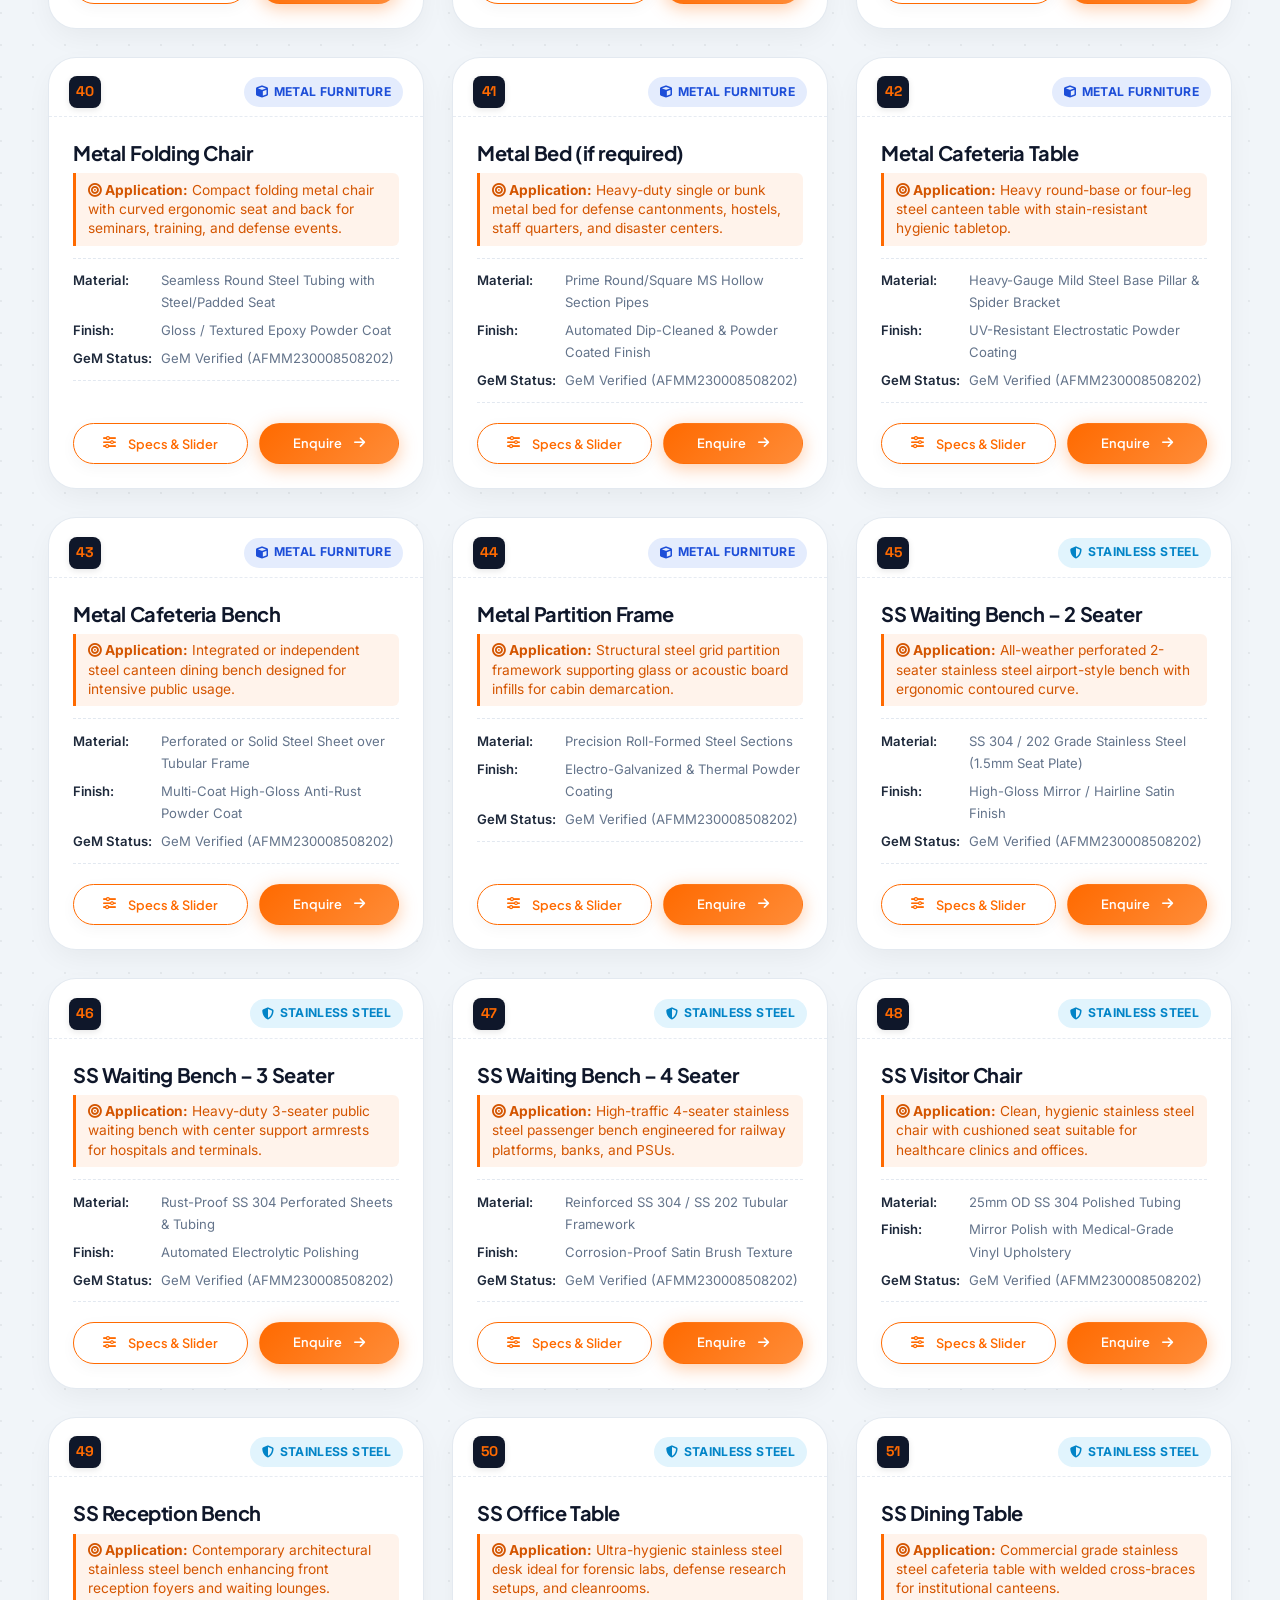
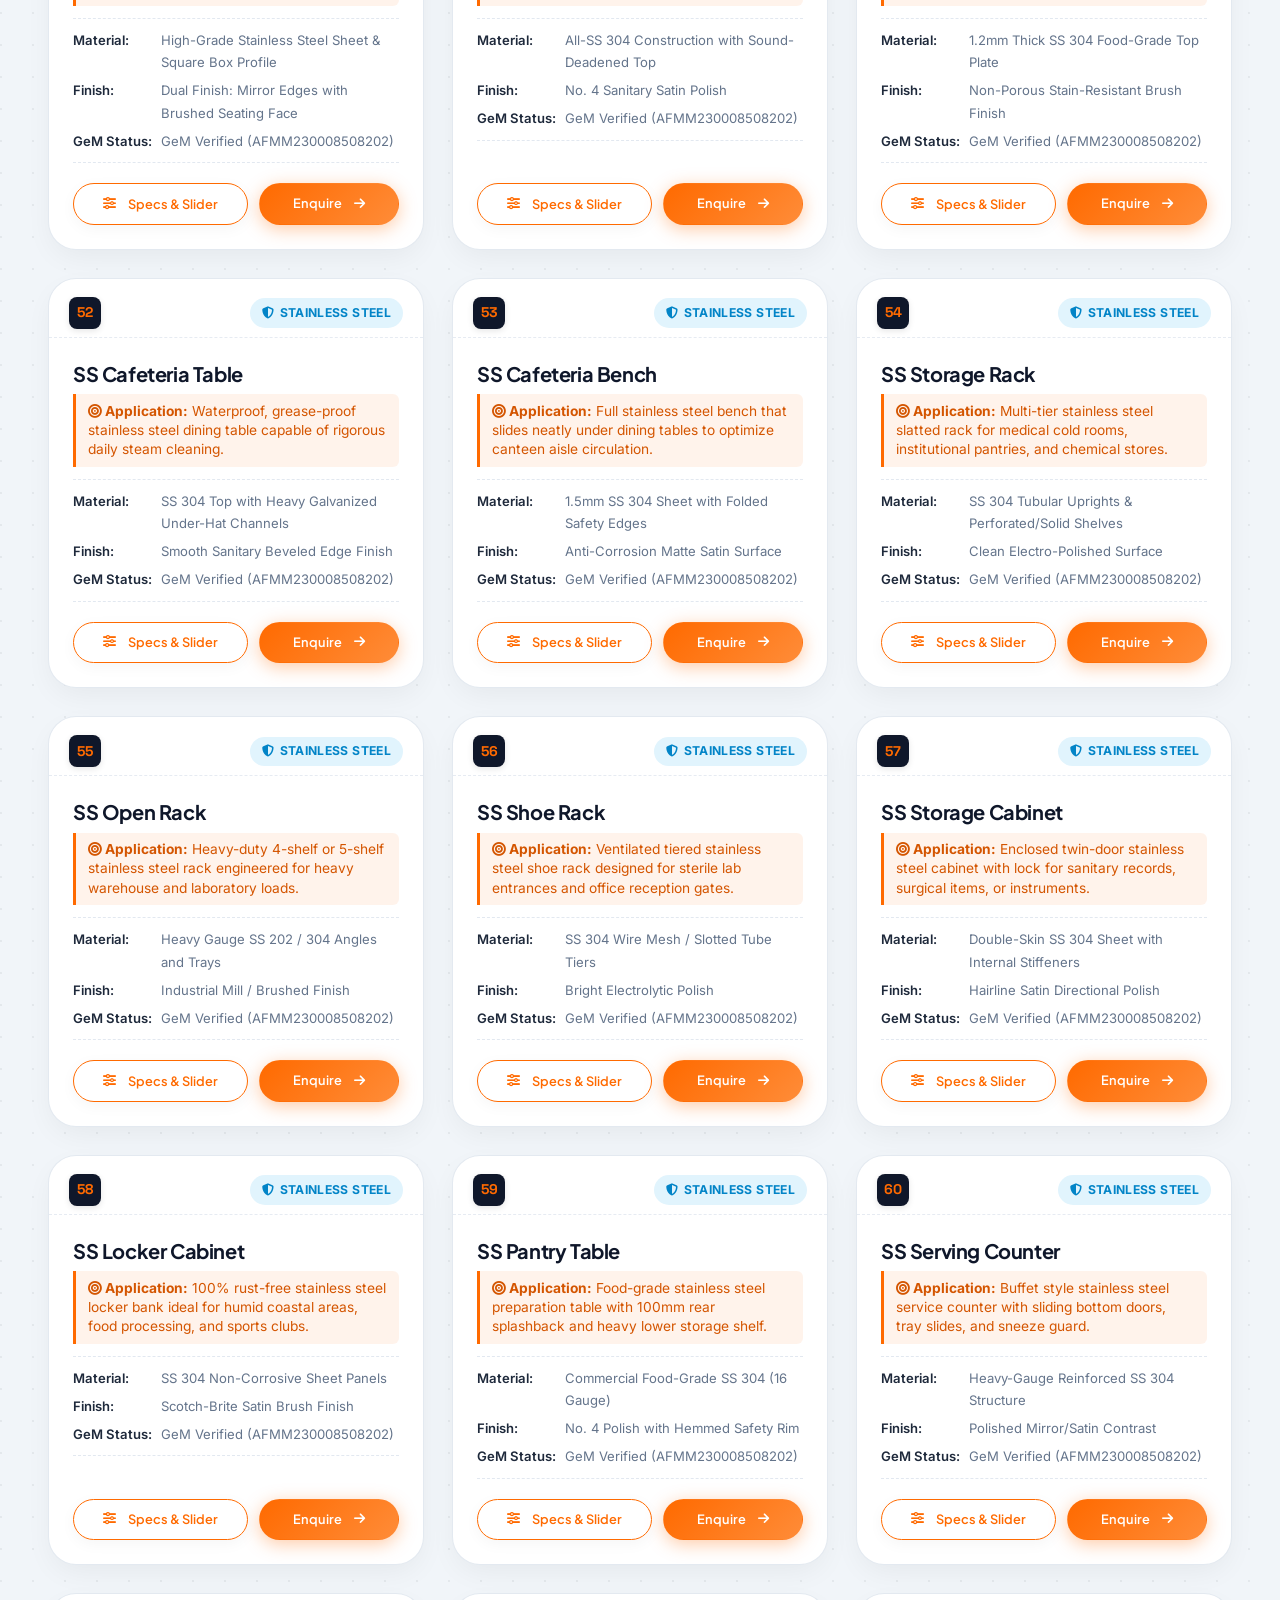
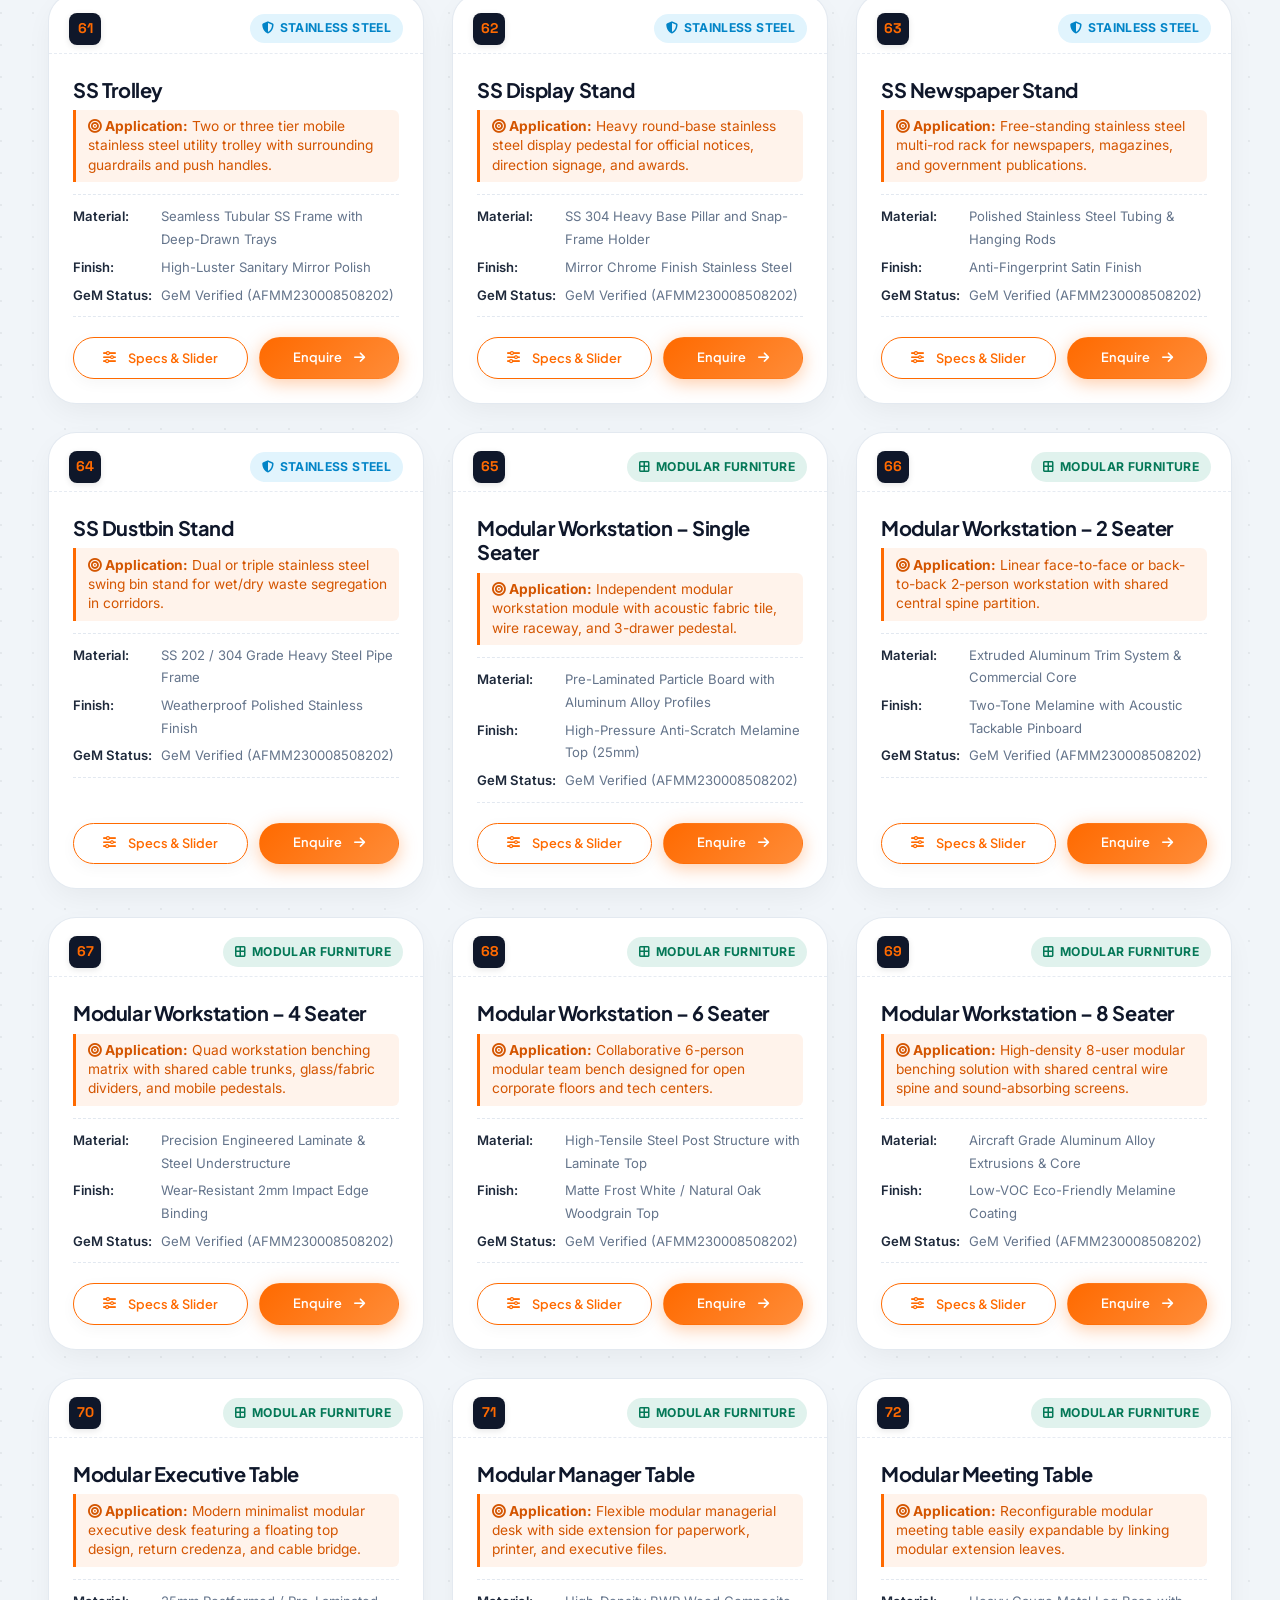
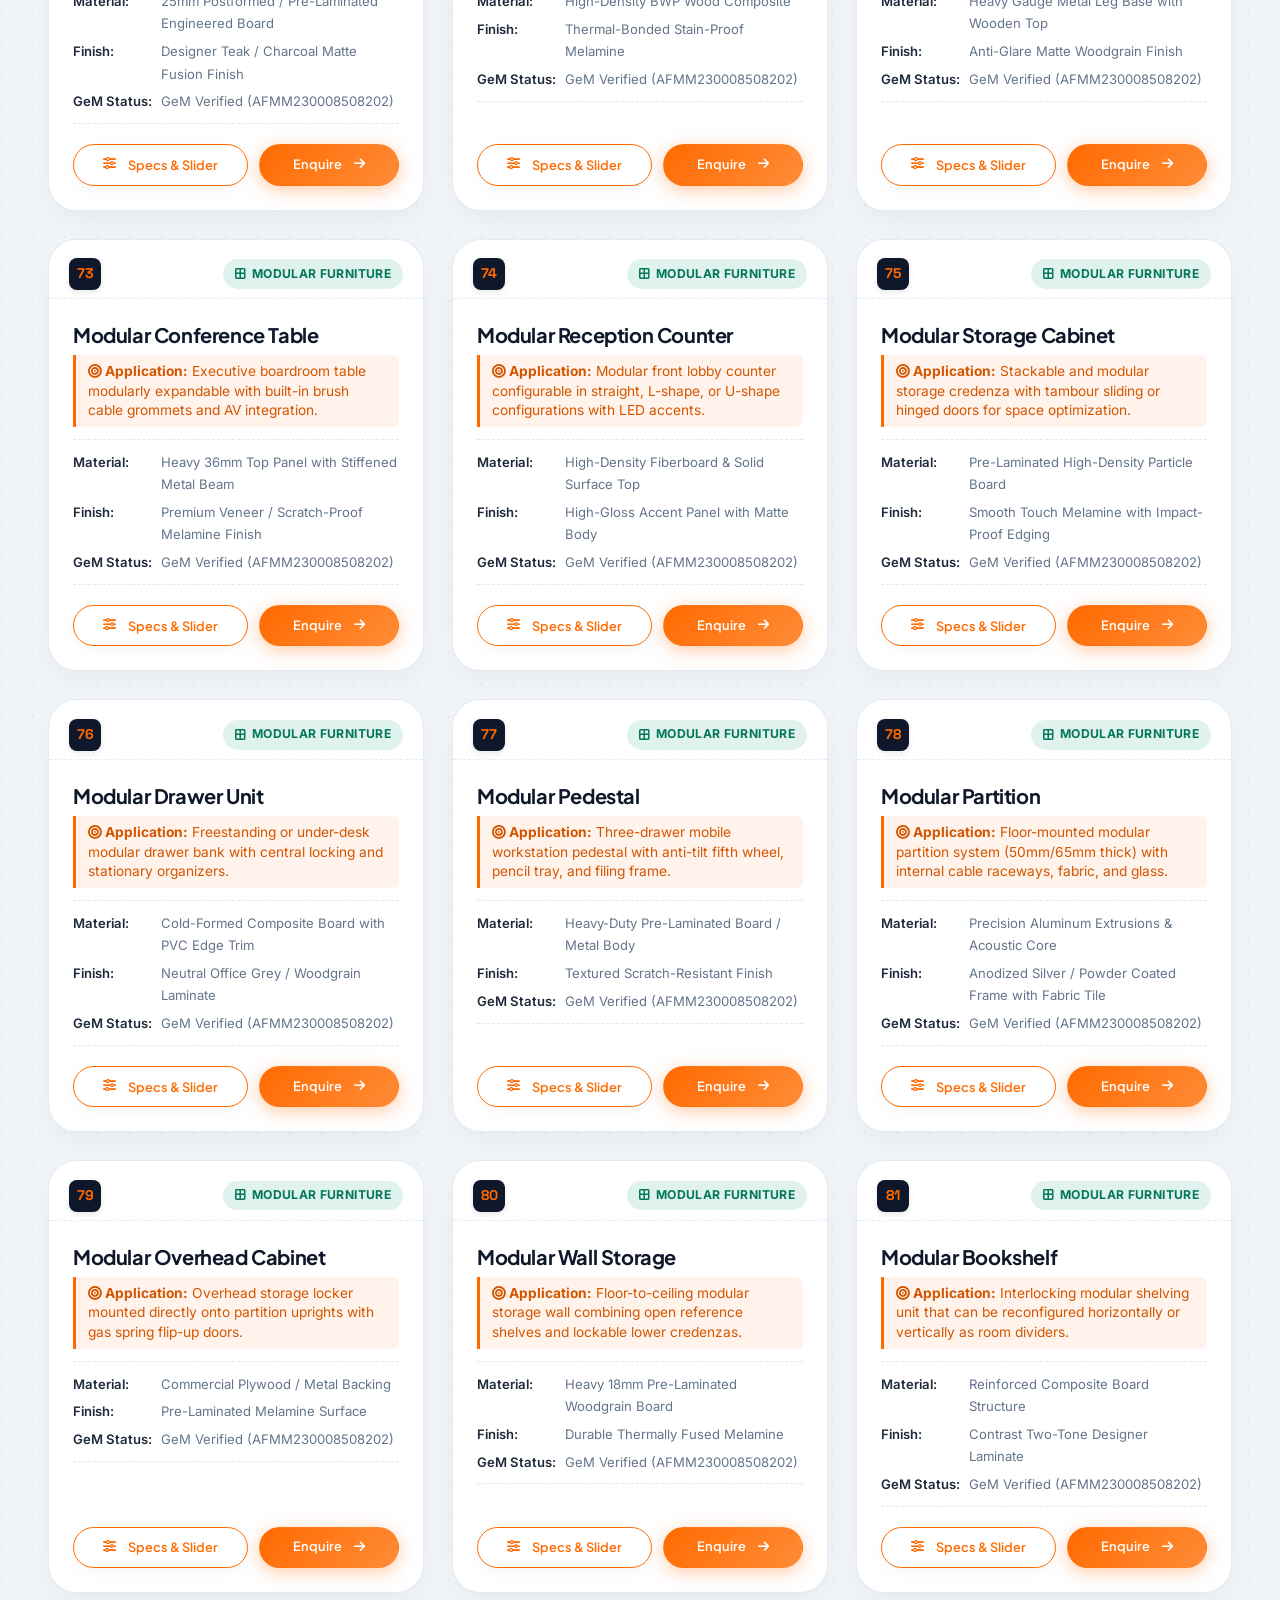
<file: office-furniture/index.html>
<!DOCTYPE html>
<html lang="en">

<head>
    <meta charset="UTF-8">
    <meta name="viewport" content="width=device-width, initial-scale=1.0">

    <!-- SEO & Metadata -->
    <title>Office Furniture – GeM Verified Seller &amp; Make in India | Dogra PEB Groups</title>
    <meta name="description" content="Dogra PEB Groups is a GeM Verified Seller (Seller ID: AFMM230008508202) supplying 100% Make in India Wooden, Metal, Stainless Steel (SS) and Modular Office Furniture across India.">
    <meta name="keywords" content="office furniture, GeM verified seller, GeM seller AFMM230008508202, Make in India furniture, wooden office table, metal almirah, stainless steel waiting bench, modular workstation, Dogra PEB Groups">

    <!-- Canonical -->
    <link rel="canonical" href="https://www.dograpebgroups.in/office-furniture/">

    <!-- Open Graph -->
    <meta property="og:title" content="Office Furniture – GeM Verified Seller &amp; Make in India | Dogra PEB Groups">
    <meta property="og:description" content="Comprehensive range of Wooden, Metal, Stainless Steel (SS) and Modular Office Furniture listed on GeM Portal (Seller ID: AFMM230008508202) with turnkey nationwide supply.">
    <meta property="og:type" content="website">
    <meta property="og:image" content="../assets/imgs/furniture/main_img.png">
    <meta property="og:url" content="https://www.dograpebgroups.in/office-furniture/">

    <!-- Twitter -->
    <meta name="twitter:card" content="summary_large_image">
    <meta name="twitter:title" content="Office Furniture – GeM Verified Seller | Dogra PEB Groups">
    <meta name="twitter:description" content="100% Make in India Wooden, Metal, Stainless Steel &amp; Modular Office Furniture on GeM Portal. Seller ID: AFMM230008508202.">

    <!-- Branding -->
    <meta name="theme-color" content="#1a365d">

    <!-- Favicon -->
    <link rel="icon" href="../assets/imgs/favicon.ico" type="image/x-icon">

    <!-- Fonts & Icons -->
    <link rel="preconnect" href="https://fonts.googleapis.com">
    <link rel="preconnect" href="https://fonts.gstatic.com" crossorigin>
    <link href="https://fonts.googleapis.com/css2?family=Inter:wght@300;400;500;600;700&family=Plus+Jakarta+Sans:wght@400;500;600;700;800&family=Space+Grotesk:wght@500;600;700&display=swap" rel="stylesheet">

    <link rel="stylesheet" href="https://cdnjs.cloudflare.com/ajax/libs/font-awesome/6.4.0/css/all.min.css"
          integrity="sha512-iecdLmaskl7CVkqkXNQ/ZH/XLlvWZOJyj7Yy7tcenmpD1ypASozpmT/E0iPtmFIB46ZmdtAc9eNBvH0H/ZpiBw=="
          crossorigin="anonymous" referrerpolicy="no-referrer">

    <!-- Main CSS -->
    <link rel="stylesheet" href="../assets/css/style.css">

    <!-- Structured Data (JSON-LD) -->
    <script type="application/ld+json">
    {
      "@context": "https://schema.org",
      "@type": "Product",
      "name": "Office Furniture – GeM Verified Seller & Make in India",
      "image": "https://www.dograpebgroups.in/assets/imgs/furniture/main_img.png",
      "description": "Comprehensive range of Wooden Furniture, Metal Furniture, Stainless Steel (SS) Furniture, and Modular Furniture listed on Government e-Marketplace (GeM Seller ID: AFMM230008508202) supporting 100% Make in India.",
      "brand": {
        "@type": "Brand",
        "name": "Dogra PEB Groups"
      },
      "offers": {
        "@type": "AggregateOffer",
        "priceCurrency": "INR",
        "lowPrice": "3500",
        "offerCount": "88",
        "availability": "https://schema.org/InStock"
      }
    }
    </script>
</head>

<body>
    <!-- Header -->
    <header id="header">
        <div class="container header-container">
            <div class="logo">
                <a href="../index.html">
                    <img decoding="async" width="600" height="334" alt="Dogra PEB Groups Logo" srcset="../assets/imgs/logo.webp" src="../assets/imgs/logo.png" class="logo-icon">
                </a>
                <div class="logo-text">Dogra <span>PEB</span> Groups</div>
            </div>

            <nav class="nav-desktop">
                <ul class="nav-list">
                    <li><a href="../index.html" class="nav-link">Home</a></li>
                    <li><a href="../services/index.html" class="nav-link">Services</a></li>
                    <li><a href="../projects/index.html" class="nav-link">Projects</a></li>
                    <li><a href="../gallery/index.html" class="nav-link">Gallery</a></li>
                    <li><a href="../about-us/index.html" class="nav-link">About</a></li>
                    <li><a href="../contact-us/index.html" class="nav-link">Contact</a></li>
                </ul>
            </nav>

            <a href="../contact-us/index.html" class="btn btn-primary header-cta">
                <i class="fas fa-phone-alt"></i> Get Quote
            </a>

            <button class="mobile-toggle" id="mobileToggle" aria-label="Toggle navigation menu">
                <span></span>
                <span></span>
                <span></span>
            </button>
        </div>

        <nav class="nav-mobile" id="navMobile">
            <ul class="nav-list">
                <li><a href="../index.html" class="nav-link">Home</a></li>
                <li><a href="../services/index.html" class="nav-link">Services</a></li>
                <li><a href="../projects/index.html" class="nav-link">Projects</a></li>
                <li><a href="../gallery/index.html" class="nav-link">Gallery</a></li>
                <li><a href="../about-us/index.html" class="nav-link">About</a></li>
                <li><a href="../contact-us/index.html" class="nav-link">Contact</a></li>
                <li><a href="../contact-us/index.html" class="btn btn-primary" style="margin-top: 1rem;">
                        <i class="fas fa-phone-alt"></i> Get Quote
                    </a></li>
            </ul>
        </nav>

        <div class="nav-overlay" id="navOverlay"></div>
    </header>

    <!-- Page Hero Banner -->
    <section id="home" class="hero services-page">
        <div class="hero-bg inner-pages-hero">
            <img loading="lazy" decoding="async" width="1024" height="586" alt="Office Furniture by Dogra PEB Groups" srcset="../assets/imgs/furniture/main_img.png" src="../assets/imgs/banners/services.png" class="banner-full">
            <img loading="lazy" decoding="async" width="488" height="586" alt="Office Furniture by Dogra PEB Groups" srcset="../assets/imgs/furniture/main_img.png" src="../assets/imgs/banners/services-mb.png" class="banner-mb">
        </div>
        <div class="container">
            <div class="hero-content">
                <div style="margin-bottom: 0.75rem; font-size: 0.88rem; color: #94A3B8;">
                    <a href="../index.html" style="color: #CBD5E1; text-decoration: none;">Home</a> <span style="margin: 0 0.4rem; color: var(--color-accent);">/</span> <span style="color: #FFFFFF;">Office Furniture</span>
                </div>
                <h1><span class="highlight">Office Furniture</span> – GeM Verified Seller &amp; Make in India</h1>
                <p>
                    We are pleased to offer a comprehensive range of Office Furniture under Wooden Furniture, Metal Furniture, Stainless Steel (SS) Furniture, and Modular Furniture categories. All items are listed on the Government e-Marketplace (GeM) under our registered seller account.
                </p>

                <div class="hero-btns">
                    <a href="#furniture-catalog-section" class="btn btn-primary">
                        <i class="fas fa-th-large"></i> Explore All 88 Furniture Items
                    </a>
                    <button type="button" class="btn btn-outline" id="openFurnitureModalBtn">
                        <i class="fas fa-sliders-h"></i> Interactive Slider &amp; Specs
                    </button>
                    <a href="../contact-us/index.html?service=Office%20Furniture" class="btn btn-outline">
                        <i class="fas fa-file-invoice"></i> Request GeM / Tender Quote
                    </a>
                </div>

                <div class="hero-trust">
                    <span class="separator">✦</span>
                    <span class="innertext">
                        <span class="separator-mb">✦</span> GeM Verified Seller ID: AFMM230008508202
                    </span>

                    <span class="separator">✦</span>
                    <span class="innertext">
                        <span class="separator-mb">✦</span> 100% Make in India Products
                    </span>

                    <span class="separator">✦</span>
                    <span class="innertext">
                        <span class="separator-mb">✦</span> Local Procurement &amp; Govt Supply
                    </span>

                    <span class="separator">✦</span>
                    <span class="innertext">
                        <span class="separator-mb">✦</span> ISO 9001:2015 &amp; MSME Registered
                    </span>
                </div>
            </div>
        </div>
    </section>

    <!-- Our Commitment Section (Matching User Content) -->
    <section class="section" style="padding-top: var(--space-2xl); padding-bottom: var(--space-2xl); background: #FFFFFF;">
        <div class="container">
            <div class="section-header">
                <div class="section-eyebrow"><i class="fas fa-award"></i> Government Procurement Partner</div>
                <h2>Our Commitment to Quality &amp; Public Supply</h2>
                <p>
                    Dogra PEB Groups is an authorized and verified enterprise committed to catering to offices, government departments, PSUs, defense units, academic institutions, and corporate enterprises across India.
                </p>
            </div>

            <div style="display: grid; grid-template-columns: repeat(auto-fit, minmax(280px, 1fr)); gap: 1.5rem;">
                <!-- 1. GeM Verified Seller -->
                <div class="service-card fade-in" style="margin: 0;">
                    <div class="service-icon"><i class="fas fa-shield-alt"></i></div>
                    <h3>GeM Verified Seller</h3>
                    <p>Registered and verified GeM Seller under Seller ID: <strong>AFMM230008508202</strong>. All our furniture lines are officially listed on the Government e-Marketplace for transparent direct purchases, L1 bids, and custom tenders.</p>
                </div>

                <!-- 2. Make in India -->
                <div class="service-card fade-in" style="margin: 0;">
                    <div class="service-icon"><i class="fas fa-flag"></i></div>
                    <h3>100% Make in India</h3>
                    <p>100% Make in India products manufactured in certified domestic facilities adhering strictly to Government of India industrial standards, Class I/II local supplier preferences, and quality norms.</p>
                </div>

                <!-- 3. Local Procurement -->
                <div class="service-card fade-in" style="margin: 0;">
                    <div class="service-icon"><i class="fas fa-truck-loading"></i></div>
                    <h3>Local Procurement</h3>
                    <p>We actively undertake local procurement, supply, and installation of office furniture in compliance with government department guidelines, enabling expedited timelines and localized logistics.</p>
                </div>

                <!-- 4. Wide Product Range -->
                <div class="service-card fade-in" style="margin: 0;">
                    <div class="service-icon"><i class="fas fa-layer-group"></i></div>
                    <h3>Wide Product Range</h3>
                    <p>Full spectrum across 4 core classifications: Wooden Furniture, Metal Furniture, Stainless Steel (SS) Furniture, and Modular Furniture accommodating every organizational footprint.</p>
                </div>

                <!-- 5. Government Supply -->
                <div class="service-card fade-in" style="margin: 0;">
                    <div class="service-icon"><i class="fas fa-landmark"></i></div>
                    <h3>Government &amp; PSU Supply</h3>
                    <p>We cater to central/state ministries, collectorates, defense cantonments, PSUs, research laboratories, universities, courts, healthcare centers, and corporate facilities nationwide.</p>
                </div>

                <!-- 6. Customized Solutions -->
                <div class="service-card fade-in" style="margin: 0;">
                    <div class="service-icon"><i class="fas fa-ruler-combined"></i></div>
                    <h3>Customized Solutions</h3>
                    <p>Furniture can be supplied as per required specifications, dimensions, architectural layouts, and project BOQ requirements with complete on-site placement and assembly.</p>
                </div>
            </div>
        </div>
    </section>

    <!-- Highlighted Assurance Banner (From User Prompt) -->
    <section class="section" style="padding-top: 0; padding-bottom: var(--space-xl); background: #FFFFFF;">
        <div class="container">
            <div class="assurance-hero-banner fade-in">
                <div class="assurance-header-row">
                    <div class="assurance-title">
                        <i class="fas fa-certificate"></i> OUR ASSURANCE
                    </div>
                    <div class="assurance-gem-tag">
                        <i class="fas fa-shield-alt"></i> GeM Seller ID: AFMM230008508202
                    </div>
                </div>

                <p class="assurance-body-text">
                    We are committed to supporting the Government of India's <strong>Make in India</strong> initiative and <strong>local procurement policy</strong> by offering quality office furniture with reliable procurement and supply services.
                </p>

                <p style="font-size: 1.15rem; font-weight: 700; color: #FFFFFF; margin-bottom: 0;">
                    Your Trusted Partner for Office Furniture – GeM Procurement – Local Supply – Make in India.
                </p>

                <div class="assurance-pillars">
                    <div class="assurance-pillar-card">
                        <div class="assurance-pillar-icon"><i class="fas fa-check-double"></i></div>
                        <div class="assurance-pillar-info">
                            <h5>GeM Catalog Listed</h5>
                            <p>Direct portal ordering &amp; custom bidding ready.</p>
                        </div>
                    </div>
                    <div class="assurance-pillar-card">
                        <div class="assurance-pillar-icon"><i class="fas fa-industry"></i></div>
                        <div class="assurance-pillar-info">
                            <h5>Direct Factory Supply</h5>
                            <p>Heavy-duty build, tested for long institutional lifespans.</p>
                        </div>
                    </div>
                    <div class="assurance-pillar-card">
                        <div class="assurance-pillar-icon"><i class="fas fa-tools"></i></div>
                        <div class="assurance-pillar-info">
                            <h5>Turnkey Assembly</h5>
                            <p>Complete on-site delivery, leveling, and assembly.</p>
                        </div>
                    </div>
                    <div class="assurance-pillar-card">
                        <div class="assurance-pillar-icon"><i class="fas fa-certificate"></i></div>
                        <div class="assurance-pillar-info">
                            <h5>Certified Standards</h5>
                            <p>ISO 9001:2015 &amp; MSME certified enterprise.</p>
                        </div>
                    </div>
                </div>
            </div>
        </div>
    </section>

    <!-- Main 88 Furniture Catalog Section -->
    <section id="furniture-catalog-section" class="section bg-grid" style="background-color: var(--color-bg-alt);">
        <div class="container">
            <div class="section-header">
                <div class="section-eyebrow"><i class="fas fa-couch"></i> Complete 88-Item Inventory</div>
                <h2>Office Furniture Classification – Material Wise</h2>
                <p>
                    Browse our complete range across Wooden, Metal, Stainless Steel, and Modular furniture with technical machine specifications, finishes, and GeM compliance.
                </p>
            </div>

            <!-- Category Banners Showcase (Category & Section Images Only - No Per-Product Image Overload) -->
            <div class="furniture-category-showcase-section">
                <div class="furniture-cat-banners-grid">
                    <!-- 1. Wooden -->
                    <div class="furniture-cat-banner-card cat-banner-wooden" data-target-filter="wooden" role="button" tabindex="0" title="Click to filter Wooden Furniture">
                        <div class="banner-card-img-wrap">
                            <img src="../assets/imgs/furniture/wooden.png" alt="Wooden Office Furniture Category Banner" loading="lazy">
                            <span class="banner-card-badge"><i class="fas fa-tree"></i> 24 Products</span>
                        </div>
                        <div class="banner-card-content">
                            <span class="banner-card-tag">Category 01</span>
                            <h3>Wooden Furniture Range</h3>
                            <p>Seasoned Teakwood, Commercial Marine Ply, Executive Desks, Conference Tables, Bookshelves & Credenzas.</p>
                            <div class="banner-card-action">
                                <span>Filter Wooden (24 Items)</span>
                                <i class="fas fa-arrow-right"></i>
                            </div>
                        </div>
                    </div>
                    <!-- 2. Metal -->
                    <div class="furniture-cat-banner-card cat-banner-metal" data-target-filter="metal" role="button" tabindex="0" title="Click to filter Metal Furniture">
                        <div class="banner-card-img-wrap">
                            <img src="../assets/imgs/furniture/metal_steel.png" alt="Metal Office Furniture Category Banner" loading="lazy">
                            <span class="banner-card-badge"><i class="fas fa-cube"></i> 20 Products</span>
                        </div>
                        <div class="banner-card-content">
                            <span class="banner-card-tag">Category 02</span>
                            <h3>Metal Furniture Range</h3>
                            <p>Heavy-Duty CRCA Steel Sheets, 7-Tank Pre-Treated, Epoxy Powder Coated Office Almirahs, Filing Cabinets & Heavy Racks.</p>
                            <div class="banner-card-action">
                                <span>Filter Metal (20 Items)</span>
                                <i class="fas fa-arrow-right"></i>
                            </div>
                        </div>
                    </div>
                    <!-- 3. SS -->
                    <div class="furniture-cat-banner-card cat-banner-ss" data-target-filter="ss" role="button" tabindex="0" title="Click to filter Stainless Steel Furniture">
                        <div class="banner-card-img-wrap">
                            <img src="../assets/imgs/furniture/metal_steel.png" alt="Stainless Steel (SS) Office Furniture Category Banner" loading="lazy">
                            <span class="banner-card-badge"><i class="fas fa-shield-alt"></i> 20 Products</span>
                        </div>
                        <div class="banner-card-content">
                            <span class="banner-card-tag">Category 03</span>
                            <h3>Stainless Steel (SS) Range</h3>
                            <p>AISI 304 / 316 Grade Stainless Steel, Mirror & Satin Brush Finish, Hospital Beds, Examination Couches & Public Seating.</p>
                            <div class="banner-card-action">
                                <span>Filter SS Range (20 Items)</span>
                                <i class="fas fa-arrow-right"></i>
                            </div>
                        </div>
                    </div>
                    <!-- 4. Modular -->
                    <div class="furniture-cat-banner-card cat-banner-modular" data-target-filter="modular" role="button" tabindex="0" title="Click to filter Modular Furniture">
                        <div class="banner-card-img-wrap">
                            <img src="../assets/imgs/furniture/modular.png" alt="Modular Office Furniture Category Banner" loading="lazy">
                            <span class="banner-card-badge"><i class="fas fa-border-all"></i> 24 Products</span>
                        </div>
                        <div class="banner-card-content">
                            <span class="banner-card-tag">Category 04</span>
                            <h3>Modular Workstation Range</h3>
                            <p>Tile-Based Partition Systems, Integrated Wire Raceways, Nestable Training Tables, Ergonomic Workstations & Storage.</p>
                            <div class="banner-card-action">
                                <span>Filter Modular (24 Items)</span>
                                <i class="fas fa-arrow-right"></i>
                            </div>
                        </div>
                    </div>
                </div>
            </div>

            <!-- Category Filter Tabs -->
            <div style="display: flex; justify-content: center; gap: 0.75rem; margin-bottom: 2.5rem; flex-wrap: wrap;">
                <button type="button" class="btn btn-primary furniture-page-filter-btn active" data-filter="all" style="border-radius: 50px; padding: 0.55rem 1.4rem;">
                    <i class="fas fa-th-large"></i> All Furniture (88)
                </button>
                <button type="button" class="btn btn-outline furniture-page-filter-btn" data-filter="wooden" style="border-radius: 50px; padding: 0.55rem 1.4rem; background: #FFFFFF;">
                    <i class="fas fa-tree"></i> 1. Wooden Furniture (24)
                </button>
                <button type="button" class="btn btn-outline furniture-page-filter-btn" data-filter="metal" style="border-radius: 50px; padding: 0.55rem 1.4rem; background: #FFFFFF;">
                    <i class="fas fa-cube"></i> 2. Metal Furniture (20)
                </button>
                <button type="button" class="btn btn-outline furniture-page-filter-btn" data-filter="ss" style="border-radius: 50px; padding: 0.55rem 1.4rem; background: #FFFFFF;">
                    <i class="fas fa-shield-alt"></i> 3. Stainless Steel (SS) Furniture (20)
                </button>
                <button type="button" class="btn btn-outline furniture-page-filter-btn" data-filter="modular" style="border-radius: 50px; padding: 0.55rem 1.4rem; background: #FFFFFF;">
                    <i class="fas fa-border-all"></i> 4. Modular Furniture (24)
                </button>
            </div>

            <!-- Product Cards Grid (88 Items) -->
            <div class="equipment-cards-grid" id="furnitureCardsContainer">

                <!-- Item 1: Executive Office Table -->
                <div class="equipment-page-card fade-in" data-cat="wooden" data-eq-id="1">
                    <div class="card-top-bar">
                        <span class="card-number-badge-inline">01</span>
                        <span class="card-cat-badge furniture-badge-wooden"><i class="fas fa-tree"></i> Wooden Furniture</span>
                    </div>
                    <div class="card-body">
                        <h3>Executive Office Table</h3>
                        <div class="card-purpose">
                            <strong><i class="fas fa-bullseye"></i> Application:</strong> Premium executive workstation with modesty panel, wire management, and side drawer return for senior leadership cabins.
                        </div>
                        <ul class="card-specs-list">
                            <li><strong>Material:</strong> Seasoned Teak / High-Grade Engineered Hardwood (IS Standard)</li>
                            <li><strong>Finish:</strong> Scratch-Resistant Melamine / Natural PU Polish</li>
                            <li><strong>GeM Status:</strong> GeM Verified (AFMM230008508202)</li>
                        </ul>
                        <div class="card-actions">
                            <button type="button" class="btn btn-outline card-furniture-trigger" data-item="1">
                                <i class="fas fa-sliders-h"></i> Specs &amp; Slider
                            </button>
                            <a href="../contact-us/index.html?service=Office%20Furniture&item=Executive%20Office%20Table" class="btn btn-primary">
                                Enquire <i class="fas fa-arrow-right"></i>
                            </a>
                        </div>
                    </div>
                </div>
                <!-- Item 2: Manager Table -->
                <div class="equipment-page-card fade-in" data-cat="wooden" data-eq-id="2">
                    <div class="card-top-bar">
                        <span class="card-number-badge-inline">02</span>
                        <span class="card-cat-badge furniture-badge-wooden"><i class="fas fa-tree"></i> Wooden Furniture</span>
                    </div>
                    <div class="card-body">
                        <h3>Manager Table</h3>
                        <div class="card-purpose">
                            <strong><i class="fas fa-bullseye"></i> Application:</strong> Spacious managerial desk with lockable storage drawers and integrated wire routing channels.
                        </div>
                        <ul class="card-specs-list">
                            <li><strong>Material:</strong> Commercial Grade BWP Plywood / Pre-Laminated Board</li>
                            <li><strong>Finish:</strong> Dual-Tone Matte Laminate Finish</li>
                            <li><strong>GeM Status:</strong> GeM Verified (AFMM230008508202)</li>
                        </ul>
                        <div class="card-actions">
                            <button type="button" class="btn btn-outline card-furniture-trigger" data-item="2">
                                <i class="fas fa-sliders-h"></i> Specs &amp; Slider
                            </button>
                            <a href="../contact-us/index.html?service=Office%20Furniture&item=Manager%20Table" class="btn btn-primary">
                                Enquire <i class="fas fa-arrow-right"></i>
                            </a>
                        </div>
                    </div>
                </div>
                <!-- Item 3: Director Table -->
                <div class="equipment-page-card fade-in" data-cat="wooden" data-eq-id="3">
                    <div class="card-top-bar">
                        <span class="card-number-badge-inline">03</span>
                        <span class="card-cat-badge furniture-badge-wooden"><i class="fas fa-tree"></i> Wooden Furniture</span>
                    </div>
                    <div class="card-body">
                        <h3>Director Table</h3>
                        <div class="card-purpose">
                            <strong><i class="fas fa-bullseye"></i> Application:</strong> Expansive luxury director suite with extended conference end, credenza return, and leatherette desk pad.
                        </div>
                        <ul class="card-specs-list">
                            <li><strong>Material:</strong> High-Density Veneered Hardwood / Solid Wood Core</li>
                            <li><strong>Finish:</strong> High-Gloss Polyurethane Lacquer Finish</li>
                            <li><strong>GeM Status:</strong> GeM Verified (AFMM230008508202)</li>
                        </ul>
                        <div class="card-actions">
                            <button type="button" class="btn btn-outline card-furniture-trigger" data-item="3">
                                <i class="fas fa-sliders-h"></i> Specs &amp; Slider
                            </button>
                            <a href="../contact-us/index.html?service=Office%20Furniture&item=Director%20Table" class="btn btn-primary">
                                Enquire <i class="fas fa-arrow-right"></i>
                            </a>
                        </div>
                    </div>
                </div>
                <!-- Item 4: CEO Cabin Table -->
                <div class="equipment-page-card fade-in" data-cat="wooden" data-eq-id="4">
                    <div class="card-top-bar">
                        <span class="card-number-badge-inline">04</span>
                        <span class="card-cat-badge furniture-badge-wooden"><i class="fas fa-tree"></i> Wooden Furniture</span>
                    </div>
                    <div class="card-body">
                        <h3>CEO Cabin Table</h3>
                        <div class="card-purpose">
                            <strong><i class="fas fa-bullseye"></i> Application:</strong> Flagship executive desk suite engineered for top corporate offices and administrative heads.
                        </div>
                        <ul class="card-specs-list">
                            <li><strong>Material:</strong> Selected Natural Teak Veneer / Solid Hardwood Edges</li>
                            <li><strong>Finish:</strong> Hand-Rubbed Walnut / Natural Mahogany PU Coating</li>
                            <li><strong>GeM Status:</strong> GeM Verified (AFMM230008508202)</li>
                        </ul>
                        <div class="card-actions">
                            <button type="button" class="btn btn-outline card-furniture-trigger" data-item="4">
                                <i class="fas fa-sliders-h"></i> Specs &amp; Slider
                            </button>
                            <a href="../contact-us/index.html?service=Office%20Furniture&item=CEO%20Cabin%20Table" class="btn btn-primary">
                                Enquire <i class="fas fa-arrow-right"></i>
                            </a>
                        </div>
                    </div>
                </div>
                <!-- Item 5: Conference Table -->
                <div class="equipment-page-card fade-in" data-cat="wooden" data-eq-id="5">
                    <div class="card-top-bar">
                        <span class="card-number-badge-inline">05</span>
                        <span class="card-cat-badge furniture-badge-wooden"><i class="fas fa-tree"></i> Wooden Furniture</span>
                    </div>
                    <div class="card-body">
                        <h3>Conference Table</h3>
                        <div class="card-purpose">
                            <strong><i class="fas fa-bullseye"></i> Application:</strong> Multi-person conference table accommodating 8 to 24 executives with centralized wire management ducts.
                        </div>
                        <ul class="card-specs-list">
                            <li><strong>Material:</strong> Heavy-Duty IS 303 Marine Ply / Engineered Composite</li>
                            <li><strong>Finish:</strong> Anti-Stain Melamine Surface with Solid Wood Edging</li>
                            <li><strong>GeM Status:</strong> GeM Verified (AFMM230008508202)</li>
                        </ul>
                        <div class="card-actions">
                            <button type="button" class="btn btn-outline card-furniture-trigger" data-item="5">
                                <i class="fas fa-sliders-h"></i> Specs &amp; Slider
                            </button>
                            <a href="../contact-us/index.html?service=Office%20Furniture&item=Conference%20Table" class="btn btn-primary">
                                Enquire <i class="fas fa-arrow-right"></i>
                            </a>
                        </div>
                    </div>
                </div>
                <!-- Item 6: Meeting Table -->
                <div class="equipment-page-card fade-in" data-cat="wooden" data-eq-id="6">
                    <div class="card-top-bar">
                        <span class="card-number-badge-inline">06</span>
                        <span class="card-cat-badge furniture-badge-wooden"><i class="fas fa-tree"></i> Wooden Furniture</span>
                    </div>
                    <div class="card-body">
                        <h3>Meeting Table</h3>
                        <div class="card-purpose">
                            <strong><i class="fas fa-bullseye"></i> Application:</strong> Round or rectangular meeting table for departmental discussions and agile collaborative huddles.
                        </div>
                        <ul class="card-specs-list">
                            <li><strong>Material:</strong> Commercial Pre-Laminated MDF / Plywood Structure</li>
                            <li><strong>Finish:</strong> 2mm Shock-Proof PVC Edge-Banded Laminate</li>
                            <li><strong>GeM Status:</strong> GeM Verified (AFMM230008508202)</li>
                        </ul>
                        <div class="card-actions">
                            <button type="button" class="btn btn-outline card-furniture-trigger" data-item="6">
                                <i class="fas fa-sliders-h"></i> Specs &amp; Slider
                            </button>
                            <a href="../contact-us/index.html?service=Office%20Furniture&item=Meeting%20Table" class="btn btn-primary">
                                Enquire <i class="fas fa-arrow-right"></i>
                            </a>
                        </div>
                    </div>
                </div>
                <!-- Item 7: Computer Table -->
                <div class="equipment-page-card fade-in" data-cat="wooden" data-eq-id="7">
                    <div class="card-top-bar">
                        <span class="card-number-badge-inline">07</span>
                        <span class="card-cat-badge furniture-badge-wooden"><i class="fas fa-tree"></i> Wooden Furniture</span>
                    </div>
                    <div class="card-body">
                        <h3>Computer Table</h3>
                        <div class="card-purpose">
                            <strong><i class="fas fa-bullseye"></i> Application:</strong> Ergonomic computer desk featuring a smooth keyboard pull-out tray, dedicated CPU compartment, and wire conduits.
                        </div>
                        <ul class="card-specs-list">
                            <li><strong>Material:</strong> Pre-Laminated Particle Board / Plywood</li>
                            <li><strong>Finish:</strong> Thermal-Fused Melamine Surface</li>
                            <li><strong>GeM Status:</strong> GeM Verified (AFMM230008508202)</li>
                        </ul>
                        <div class="card-actions">
                            <button type="button" class="btn btn-outline card-furniture-trigger" data-item="7">
                                <i class="fas fa-sliders-h"></i> Specs &amp; Slider
                            </button>
                            <a href="../contact-us/index.html?service=Office%20Furniture&item=Computer%20Table" class="btn btn-primary">
                                Enquire <i class="fas fa-arrow-right"></i>
                            </a>
                        </div>
                    </div>
                </div>
                <!-- Item 8: Reception Counter -->
                <div class="equipment-page-card fade-in" data-cat="wooden" data-eq-id="8">
                    <div class="card-top-bar">
                        <span class="card-number-badge-inline">08</span>
                        <span class="card-cat-badge furniture-badge-wooden"><i class="fas fa-tree"></i> Wooden Furniture</span>
                    </div>
                    <div class="card-body">
                        <h3>Reception Counter</h3>
                        <div class="card-purpose">
                            <strong><i class="fas fa-bullseye"></i> Application:</strong> Contemporary curved or straight reception counter with raised transaction shelf and concealed workspace.
                        </div>
                        <ul class="card-specs-list">
                            <li><strong>Material:</strong> Engineered Wood with Solid Surface Transaction Top</li>
                            <li><strong>Finish:</strong> High-Gloss Accent Laminate with LED Backlight Slot</li>
                            <li><strong>GeM Status:</strong> GeM Verified (AFMM230008508202)</li>
                        </ul>
                        <div class="card-actions">
                            <button type="button" class="btn btn-outline card-furniture-trigger" data-item="8">
                                <i class="fas fa-sliders-h"></i> Specs &amp; Slider
                            </button>
                            <a href="../contact-us/index.html?service=Office%20Furniture&item=Reception%20Counter" class="btn btn-primary">
                                Enquire <i class="fas fa-arrow-right"></i>
                            </a>
                        </div>
                    </div>
                </div>
                <!-- Item 9: Reception Desk -->
                <div class="equipment-page-card fade-in" data-cat="wooden" data-eq-id="9">
                    <div class="card-top-bar">
                        <span class="card-number-badge-inline">09</span>
                        <span class="card-cat-badge furniture-badge-wooden"><i class="fas fa-tree"></i> Wooden Furniture</span>
                    </div>
                    <div class="card-body">
                        <h3>Reception Desk</h3>
                        <div class="card-purpose">
                            <strong><i class="fas fa-bullseye"></i> Application:</strong> Front-office staff workstation designed for visitor registration, PBX telephony, and documentation.
                        </div>
                        <ul class="card-specs-list">
                            <li><strong>Material:</strong> Commercial Grade BWP Wood Composite</li>
                            <li><strong>Finish:</strong> Textured Teak / White Matte Contrast Finish</li>
                            <li><strong>GeM Status:</strong> GeM Verified (AFMM230008508202)</li>
                        </ul>
                        <div class="card-actions">
                            <button type="button" class="btn btn-outline card-furniture-trigger" data-item="9">
                                <i class="fas fa-sliders-h"></i> Specs &amp; Slider
                            </button>
                            <a href="../contact-us/index.html?service=Office%20Furniture&item=Reception%20Desk" class="btn btn-primary">
                                Enquire <i class="fas fa-arrow-right"></i>
                            </a>
                        </div>
                    </div>
                </div>
                <!-- Item 10: Wooden Workstation -->
                <div class="equipment-page-card fade-in" data-cat="wooden" data-eq-id="10">
                    <div class="card-top-bar">
                        <span class="card-number-badge-inline">10</span>
                        <span class="card-cat-badge furniture-badge-wooden"><i class="fas fa-tree"></i> Wooden Furniture</span>
                    </div>
                    <div class="card-body">
                        <h3>Wooden Workstation</h3>
                        <div class="card-purpose">
                            <strong><i class="fas fa-bullseye"></i> Application:</strong> Individual or linear clustered wooden staff workstations with modesty panel and pinboard partition screen.
                        </div>
                        <ul class="card-specs-list">
                            <li><strong>Material:</strong> Pre-Laminated Engineered Board / Wooden Framework</li>
                            <li><strong>Finish:</strong> High-Durability Suede Finish Melamine</li>
                            <li><strong>GeM Status:</strong> GeM Verified (AFMM230008508202)</li>
                        </ul>
                        <div class="card-actions">
                            <button type="button" class="btn btn-outline card-furniture-trigger" data-item="10">
                                <i class="fas fa-sliders-h"></i> Specs &amp; Slider
                            </button>
                            <a href="../contact-us/index.html?service=Office%20Furniture&item=Wooden%20Workstation" class="btn btn-primary">
                                Enquire <i class="fas fa-arrow-right"></i>
                            </a>
                        </div>
                    </div>
                </div>
                <!-- Item 11: Wooden Storage Cabinet -->
                <div class="equipment-page-card fade-in" data-cat="wooden" data-eq-id="11">
                    <div class="card-top-bar">
                        <span class="card-number-badge-inline">11</span>
                        <span class="card-cat-badge furniture-badge-wooden"><i class="fas fa-tree"></i> Wooden Furniture</span>
                    </div>
                    <div class="card-body">
                        <h3>Wooden Storage Cabinet</h3>
                        <div class="card-purpose">
                            <strong><i class="fas fa-bullseye"></i> Application:</strong> Full-height wooden storage cabinet with adjustable internal shelves and lockable hinged double doors.
                        </div>
                        <ul class="card-specs-list">
                            <li><strong>Material:</strong> Heavy-Duty BWP Blockboard / Commercial Ply</li>
                            <li><strong>Finish:</strong> Scratch-Resistant Warm Woodgrain Laminate</li>
                            <li><strong>GeM Status:</strong> GeM Verified (AFMM230008508202)</li>
                        </ul>
                        <div class="card-actions">
                            <button type="button" class="btn btn-outline card-furniture-trigger" data-item="11">
                                <i class="fas fa-sliders-h"></i> Specs &amp; Slider
                            </button>
                            <a href="../contact-us/index.html?service=Office%20Furniture&item=Wooden%20Storage%20Cabinet" class="btn btn-primary">
                                Enquire <i class="fas fa-arrow-right"></i>
                            </a>
                        </div>
                    </div>
                </div>
                <!-- Item 12: Wooden Filing Cabinet -->
                <div class="equipment-page-card fade-in" data-cat="wooden" data-eq-id="12">
                    <div class="card-top-bar">
                        <span class="card-number-badge-inline">12</span>
                        <span class="card-cat-badge furniture-badge-wooden"><i class="fas fa-tree"></i> Wooden Furniture</span>
                    </div>
                    <div class="card-body">
                        <h3>Wooden Filing Cabinet</h3>
                        <div class="card-purpose">
                            <strong><i class="fas fa-bullseye"></i> Application:</strong> Multi-drawer filing unit configured for hanging suspension folders, dossiers, and administrative records.
                        </div>
                        <ul class="card-specs-list">
                            <li><strong>Material:</strong> High-Strength Seasoned Plywood</li>
                            <li><strong>Finish:</strong> Water-Resistant Melamine Finish</li>
                            <li><strong>GeM Status:</strong> GeM Verified (AFMM230008508202)</li>
                        </ul>
                        <div class="card-actions">
                            <button type="button" class="btn btn-outline card-furniture-trigger" data-item="12">
                                <i class="fas fa-sliders-h"></i> Specs &amp; Slider
                            </button>
                            <a href="../contact-us/index.html?service=Office%20Furniture&item=Wooden%20Filing%20Cabinet" class="btn btn-primary">
                                Enquire <i class="fas fa-arrow-right"></i>
                            </a>
                        </div>
                    </div>
                </div>
                <!-- Item 13: Wooden Bookshelf -->
                <div class="equipment-page-card fade-in" data-cat="wooden" data-eq-id="13">
                    <div class="card-top-bar">
                        <span class="card-number-badge-inline">13</span>
                        <span class="card-cat-badge furniture-badge-wooden"><i class="fas fa-tree"></i> Wooden Furniture</span>
                    </div>
                    <div class="card-body">
                        <h3>Wooden Bookshelf</h3>
                        <div class="card-purpose">
                            <strong><i class="fas fa-bullseye"></i> Application:</strong> Open and glazed multi-tier bookshelf for official law gazettes, reference volumes, and departmental registries.
                        </div>
                        <ul class="card-specs-list">
                            <li><strong>Material:</strong> Engineered Wood with Solid Edge Strip</li>
                            <li><strong>Finish:</strong> Stain-Free Polyurethane / Laminate Coating</li>
                            <li><strong>GeM Status:</strong> GeM Verified (AFMM230008508202)</li>
                        </ul>
                        <div class="card-actions">
                            <button type="button" class="btn btn-outline card-furniture-trigger" data-item="13">
                                <i class="fas fa-sliders-h"></i> Specs &amp; Slider
                            </button>
                            <a href="../contact-us/index.html?service=Office%20Furniture&item=Wooden%20Bookshelf" class="btn btn-primary">
                                Enquire <i class="fas fa-arrow-right"></i>
                            </a>
                        </div>
                    </div>
                </div>
                <!-- Item 14: Wooden Credenza -->
                <div class="equipment-page-card fade-in" data-cat="wooden" data-eq-id="14">
                    <div class="card-top-bar">
                        <span class="card-number-badge-inline">14</span>
                        <span class="card-cat-badge furniture-badge-wooden"><i class="fas fa-tree"></i> Wooden Furniture</span>
                    </div>
                    <div class="card-body">
                        <h3>Wooden Credenza</h3>
                        <div class="card-purpose">
                            <strong><i class="fas fa-bullseye"></i> Application:</strong> Low-height side credenza console serving executive cabins and boardroom audio-visual support.
                        </div>
                        <ul class="card-specs-list">
                            <li><strong>Material:</strong> Commercial Plywood with Hardwood Base</li>
                            <li><strong>Finish:</strong> Natural Woodgrain Veneer / Melamine Finish</li>
                            <li><strong>GeM Status:</strong> GeM Verified (AFMM230008508202)</li>
                        </ul>
                        <div class="card-actions">
                            <button type="button" class="btn btn-outline card-furniture-trigger" data-item="14">
                                <i class="fas fa-sliders-h"></i> Specs &amp; Slider
                            </button>
                            <a href="../contact-us/index.html?service=Office%20Furniture&item=Wooden%20Credenza" class="btn btn-primary">
                                Enquire <i class="fas fa-arrow-right"></i>
                            </a>
                        </div>
                    </div>
                </div>
                <!-- Item 15: Wooden Side Table -->
                <div class="equipment-page-card fade-in" data-cat="wooden" data-eq-id="15">
                    <div class="card-top-bar">
                        <span class="card-number-badge-inline">15</span>
                        <span class="card-cat-badge furniture-badge-wooden"><i class="fas fa-tree"></i> Wooden Furniture</span>
                    </div>
                    <div class="card-body">
                        <h3>Wooden Side Table</h3>
                        <div class="card-purpose">
                            <strong><i class="fas fa-bullseye"></i> Application:</strong> Compact auxiliary side table for lamps, printers, landline consoles, and personal files.
                        </div>
                        <ul class="card-specs-list">
                            <li><strong>Material:</strong> Seasoned Solid Hardwood / Pre-Laminated Board</li>
                            <li><strong>Finish:</strong> Semi-Gloss Protective PU Coating</li>
                            <li><strong>GeM Status:</strong> GeM Verified (AFMM230008508202)</li>
                        </ul>
                        <div class="card-actions">
                            <button type="button" class="btn btn-outline card-furniture-trigger" data-item="15">
                                <i class="fas fa-sliders-h"></i> Specs &amp; Slider
                            </button>
                            <a href="../contact-us/index.html?service=Office%20Furniture&item=Wooden%20Side%20Table" class="btn btn-primary">
                                Enquire <i class="fas fa-arrow-right"></i>
                            </a>
                        </div>
                    </div>
                </div>
                <!-- Item 16: Wooden Centre Table -->
                <div class="equipment-page-card fade-in" data-cat="wooden" data-eq-id="16">
                    <div class="card-top-bar">
                        <span class="card-number-badge-inline">16</span>
                        <span class="card-cat-badge furniture-badge-wooden"><i class="fas fa-tree"></i> Wooden Furniture</span>
                    </div>
                    <div class="card-body">
                        <h3>Wooden Centre Table</h3>
                        <div class="card-purpose">
                            <strong><i class="fas fa-bullseye"></i> Application:</strong> Classic coffee and centre table for VIP visitor waiting lounges and executive suites.
                        </div>
                        <ul class="card-specs-list">
                            <li><strong>Material:</strong> Solid Teakwood Frame with Glass / Wooden Top</li>
                            <li><strong>Finish:</strong> Deep Walnut / Natural PU Clear Polish</li>
                            <li><strong>GeM Status:</strong> GeM Verified (AFMM230008508202)</li>
                        </ul>
                        <div class="card-actions">
                            <button type="button" class="btn btn-outline card-furniture-trigger" data-item="16">
                                <i class="fas fa-sliders-h"></i> Specs &amp; Slider
                            </button>
                            <a href="../contact-us/index.html?service=Office%20Furniture&item=Wooden%20Centre%20Table" class="btn btn-primary">
                                Enquire <i class="fas fa-arrow-right"></i>
                            </a>
                        </div>
                    </div>
                </div>
                <!-- Item 17: Wooden Coffee Table -->
                <div class="equipment-page-card fade-in" data-cat="wooden" data-eq-id="17">
                    <div class="card-top-bar">
                        <span class="card-number-badge-inline">17</span>
                        <span class="card-cat-badge furniture-badge-wooden"><i class="fas fa-tree"></i> Wooden Furniture</span>
                    </div>
                    <div class="card-body">
                        <h3>Wooden Coffee Table</h3>
                        <div class="card-purpose">
                            <strong><i class="fas fa-bullseye"></i> Application:</strong> Sturdy wooden low table for office breakout areas, informal lounges, and pantry zones.
                        </div>
                        <ul class="card-specs-list">
                            <li><strong>Material:</strong> Hardwood Ply with Cross-Braced Understructure</li>
                            <li><strong>Finish:</strong> Heat and Moisture-Resistant Melamine Finish</li>
                            <li><strong>GeM Status:</strong> GeM Verified (AFMM230008508202)</li>
                        </ul>
                        <div class="card-actions">
                            <button type="button" class="btn btn-outline card-furniture-trigger" data-item="17">
                                <i class="fas fa-sliders-h"></i> Specs &amp; Slider
                            </button>
                            <a href="../contact-us/index.html?service=Office%20Furniture&item=Wooden%20Coffee%20Table" class="btn btn-primary">
                                Enquire <i class="fas fa-arrow-right"></i>
                            </a>
                        </div>
                    </div>
                </div>
                <!-- Item 18: Wooden Wall Cabinet -->
                <div class="equipment-page-card fade-in" data-cat="wooden" data-eq-id="18">
                    <div class="card-top-bar">
                        <span class="card-number-badge-inline">18</span>
                        <span class="card-cat-badge furniture-badge-wooden"><i class="fas fa-tree"></i> Wooden Furniture</span>
                    </div>
                    <div class="card-body">
                        <h3>Wooden Wall Cabinet</h3>
                        <div class="card-purpose">
                            <strong><i class="fas fa-bullseye"></i> Application:</strong> Overhead wall-mounted storage locker saving valuable floor area in compact government chambers.
                        </div>
                        <ul class="card-specs-list">
                            <li><strong>Material:</strong> High-Strength IS Grade Marine Board</li>
                            <li><strong>Finish:</strong> Scratch-Proof Textured Laminate</li>
                            <li><strong>GeM Status:</strong> GeM Verified (AFMM230008508202)</li>
                        </ul>
                        <div class="card-actions">
                            <button type="button" class="btn btn-outline card-furniture-trigger" data-item="18">
                                <i class="fas fa-sliders-h"></i> Specs &amp; Slider
                            </button>
                            <a href="../contact-us/index.html?service=Office%20Furniture&item=Wooden%20Wall%20Cabinet" class="btn btn-primary">
                                Enquire <i class="fas fa-arrow-right"></i>
                            </a>
                        </div>
                    </div>
                </div>
                <!-- Item 19: Wooden Display Unit -->
                <div class="equipment-page-card fade-in" data-cat="wooden" data-eq-id="19">
                    <div class="card-top-bar">
                        <span class="card-number-badge-inline">19</span>
                        <span class="card-cat-badge furniture-badge-wooden"><i class="fas fa-tree"></i> Wooden Furniture</span>
                    </div>
                    <div class="card-body">
                        <h3>Wooden Display Unit</h3>
                        <div class="card-purpose">
                            <strong><i class="fas fa-bullseye"></i> Application:</strong> Showcase cabinet with glass facade for awards, trophies, institutional achievements, and sample exhibits.
                        </div>
                        <ul class="card-specs-list">
                            <li><strong>Material:</strong> Fine Veneered Wood with Clear Float Glass</li>
                            <li><strong>Finish:</strong> Heritage Mahogany / Teak PU Polish</li>
                            <li><strong>GeM Status:</strong> GeM Verified (AFMM230008508202)</li>
                        </ul>
                        <div class="card-actions">
                            <button type="button" class="btn btn-outline card-furniture-trigger" data-item="19">
                                <i class="fas fa-sliders-h"></i> Specs &amp; Slider
                            </button>
                            <a href="../contact-us/index.html?service=Office%20Furniture&item=Wooden%20Display%20Unit" class="btn btn-primary">
                                Enquire <i class="fas fa-arrow-right"></i>
                            </a>
                        </div>
                    </div>
                </div>
                <!-- Item 20: Wooden Sofa Frame -->
                <div class="equipment-page-card fade-in" data-cat="wooden" data-eq-id="20">
                    <div class="card-top-bar">
                        <span class="card-number-badge-inline">20</span>
                        <span class="card-cat-badge furniture-badge-wooden"><i class="fas fa-tree"></i> Wooden Furniture</span>
                    </div>
                    <div class="card-body">
                        <h3>Wooden Sofa Frame</h3>
                        <div class="card-purpose">
                            <strong><i class="fas fa-bullseye"></i> Application:</strong> Heavy structural solid hardwood sofa frame crafted for single, 2-seater, and 3-seater executive seating.
                        </div>
                        <ul class="card-specs-list">
                            <li><strong>Material:</strong> Seasoned Sal / Teak Hardwood Structural Core</li>
                            <li><strong>Finish:</strong> Anti-Termite Chemical Treatment & Base Primer</li>
                            <li><strong>GeM Status:</strong> GeM Verified (AFMM230008508202)</li>
                        </ul>
                        <div class="card-actions">
                            <button type="button" class="btn btn-outline card-furniture-trigger" data-item="20">
                                <i class="fas fa-sliders-h"></i> Specs &amp; Slider
                            </button>
                            <a href="../contact-us/index.html?service=Office%20Furniture&item=Wooden%20Sofa%20Frame" class="btn btn-primary">
                                Enquire <i class="fas fa-arrow-right"></i>
                            </a>
                        </div>
                    </div>
                </div>
                <!-- Item 21: Wooden Waiting Bench -->
                <div class="equipment-page-card fade-in" data-cat="wooden" data-eq-id="21">
                    <div class="card-top-bar">
                        <span class="card-number-badge-inline">21</span>
                        <span class="card-cat-badge furniture-badge-wooden"><i class="fas fa-tree"></i> Wooden Furniture</span>
                    </div>
                    <div class="card-body">
                        <h3>Wooden Waiting Bench</h3>
                        <div class="card-purpose">
                            <strong><i class="fas fa-bullseye"></i> Application:</strong> Long-lasting solid wood bench for public corridors, courthouse verandas, and institutional lobbies.
                        </div>
                        <ul class="card-specs-list">
                            <li><strong>Material:</strong> Solid Teakwood / Seasoned Hardwood Slats</li>
                            <li><strong>Finish:</strong> Weather-Resistant Polyurethane Coating</li>
                            <li><strong>GeM Status:</strong> GeM Verified (AFMM230008508202)</li>
                        </ul>
                        <div class="card-actions">
                            <button type="button" class="btn btn-outline card-furniture-trigger" data-item="21">
                                <i class="fas fa-sliders-h"></i> Specs &amp; Slider
                            </button>
                            <a href="../contact-us/index.html?service=Office%20Furniture&item=Wooden%20Waiting%20Bench" class="btn btn-primary">
                                Enquire <i class="fas fa-arrow-right"></i>
                            </a>
                        </div>
                    </div>
                </div>
                <!-- Item 22: Wooden Pantry Cabinet -->
                <div class="equipment-page-card fade-in" data-cat="wooden" data-eq-id="22">
                    <div class="card-top-bar">
                        <span class="card-number-badge-inline">22</span>
                        <span class="card-cat-badge furniture-badge-wooden"><i class="fas fa-tree"></i> Wooden Furniture</span>
                    </div>
                    <div class="card-body">
                        <h3>Wooden Pantry Cabinet</h3>
                        <div class="card-purpose">
                            <strong><i class="fas fa-bullseye"></i> Application:</strong> Hygienic multi-shelf wooden cabinet for staff tea pantries, crockery, and provisions storage.
                        </div>
                        <ul class="card-specs-list">
                            <li><strong>Material:</strong> Waterproof BWP Marine Grade Plywood</li>
                            <li><strong>Finish:</strong> High-Pressure Anti-Bacterial Kitchen Laminate</li>
                            <li><strong>GeM Status:</strong> GeM Verified (AFMM230008508202)</li>
                        </ul>
                        <div class="card-actions">
                            <button type="button" class="btn btn-outline card-furniture-trigger" data-item="22">
                                <i class="fas fa-sliders-h"></i> Specs &amp; Slider
                            </button>
                            <a href="../contact-us/index.html?service=Office%20Furniture&item=Wooden%20Pantry%20Cabinet" class="btn btn-primary">
                                Enquire <i class="fas fa-arrow-right"></i>
                            </a>
                        </div>
                    </div>
                </div>
                <!-- Item 23: Wooden Locker Cabinet -->
                <div class="equipment-page-card fade-in" data-cat="wooden" data-eq-id="23">
                    <div class="card-top-bar">
                        <span class="card-number-badge-inline">23</span>
                        <span class="card-cat-badge furniture-badge-wooden"><i class="fas fa-tree"></i> Wooden Furniture</span>
                    </div>
                    <div class="card-body">
                        <h3>Wooden Locker Cabinet</h3>
                        <div class="card-purpose">
                            <strong><i class="fas fa-bullseye"></i> Application:</strong> Multi-compartment individual staff locker bank with personalized numbered keys and ventilation louvers.
                        </div>
                        <ul class="card-specs-list">
                            <li><strong>Material:</strong> High-Density Moisture-Resistant Plywood</li>
                            <li><strong>Finish:</strong> Impact-Resistant Laminate Facing</li>
                            <li><strong>GeM Status:</strong> GeM Verified (AFMM230008508202)</li>
                        </ul>
                        <div class="card-actions">
                            <button type="button" class="btn btn-outline card-furniture-trigger" data-item="23">
                                <i class="fas fa-sliders-h"></i> Specs &amp; Slider
                            </button>
                            <a href="../contact-us/index.html?service=Office%20Furniture&item=Wooden%20Locker%20Cabinet" class="btn btn-primary">
                                Enquire <i class="fas fa-arrow-right"></i>
                            </a>
                        </div>
                    </div>
                </div>
                <!-- Item 24: Wooden Podium / Lectern -->
                <div class="equipment-page-card fade-in" data-cat="wooden" data-eq-id="24">
                    <div class="card-top-bar">
                        <span class="card-number-badge-inline">24</span>
                        <span class="card-cat-badge furniture-badge-wooden"><i class="fas fa-tree"></i> Wooden Furniture</span>
                    </div>
                    <div class="card-body">
                        <h3>Wooden Podium / Lectern</h3>
                        <div class="card-purpose">
                            <strong><i class="fas fa-bullseye"></i> Application:</strong> Commanding speaker lectern with sloped reading surface, microphone clip socket, and internal shelf for auditoriums.
                        </div>
                        <ul class="card-specs-list">
                            <li><strong>Material:</strong> Solid Hardwood Structure with Veneered Body</li>
                            <li><strong>Finish:</strong> Hand-Crafted Natural Teak PU Satin Polish</li>
                            <li><strong>GeM Status:</strong> GeM Verified (AFMM230008508202)</li>
                        </ul>
                        <div class="card-actions">
                            <button type="button" class="btn btn-outline card-furniture-trigger" data-item="24">
                                <i class="fas fa-sliders-h"></i> Specs &amp; Slider
                            </button>
                            <a href="../contact-us/index.html?service=Office%20Furniture&item=Wooden%20Podium%20%2F%20Lectern" class="btn btn-primary">
                                Enquire <i class="fas fa-arrow-right"></i>
                            </a>
                        </div>
                    </div>
                </div>
                <!-- Item 25: Metal Office Table -->
                <div class="equipment-page-card fade-in" data-cat="metal" data-eq-id="25">
                    <div class="card-top-bar">
                        <span class="card-number-badge-inline">25</span>
                        <span class="card-cat-badge furniture-badge-metal"><i class="fas fa-cube"></i> Metal Furniture</span>
                    </div>
                    <div class="card-body">
                        <h3>Metal Office Table</h3>
                        <div class="card-purpose">
                            <strong><i class="fas fa-bullseye"></i> Application:</strong> Rugged CRCA sheet steel office desk equipped with anti-rust epoxy powder coat and lockable double drawers.
                        </div>
                        <ul class="card-specs-list">
                            <li><strong>Material:</strong> Prime CRCA Mild Steel Sheet (IS 513 compliant)</li>
                            <li><strong>Finish:</strong> Pure Polyester Electrostatic Powder Coating (70-80 Microns)</li>
                            <li><strong>GeM Status:</strong> GeM Verified (AFMM230008508202)</li>
                        </ul>
                        <div class="card-actions">
                            <button type="button" class="btn btn-outline card-furniture-trigger" data-item="25">
                                <i class="fas fa-sliders-h"></i> Specs &amp; Slider
                            </button>
                            <a href="../contact-us/index.html?service=Office%20Furniture&item=Metal%20Office%20Table" class="btn btn-primary">
                                Enquire <i class="fas fa-arrow-right"></i>
                            </a>
                        </div>
                    </div>
                </div>
                <!-- Item 26: Metal Computer Table -->
                <div class="equipment-page-card fade-in" data-cat="metal" data-eq-id="26">
                    <div class="card-top-bar">
                        <span class="card-number-badge-inline">26</span>
                        <span class="card-cat-badge furniture-badge-metal"><i class="fas fa-cube"></i> Metal Furniture</span>
                    </div>
                    <div class="card-body">
                        <h3>Metal Computer Table</h3>
                        <div class="card-purpose">
                            <strong><i class="fas fa-bullseye"></i> Application:</strong> Heavy-gauge tubular steel computer table with dedicated ventilated CPU platform and keyboard slider.
                        </div>
                        <ul class="card-specs-list">
                            <li><strong>Material:</strong> Square Hollow Section MS Tubing & CRCA Panels</li>
                            <li><strong>Finish:</strong> Anti-Scratch Textured Powder Coating</li>
                            <li><strong>GeM Status:</strong> GeM Verified (AFMM230008508202)</li>
                        </ul>
                        <div class="card-actions">
                            <button type="button" class="btn btn-outline card-furniture-trigger" data-item="26">
                                <i class="fas fa-sliders-h"></i> Specs &amp; Slider
                            </button>
                            <a href="../contact-us/index.html?service=Office%20Furniture&item=Metal%20Computer%20Table" class="btn btn-primary">
                                Enquire <i class="fas fa-arrow-right"></i>
                            </a>
                        </div>
                    </div>
                </div>
                <!-- Item 27: Metal Workstation Frame -->
                <div class="equipment-page-card fade-in" data-cat="metal" data-eq-id="27">
                    <div class="card-top-bar">
                        <span class="card-number-badge-inline">27</span>
                        <span class="card-cat-badge furniture-badge-metal"><i class="fas fa-cube"></i> Metal Furniture</span>
                    </div>
                    <div class="card-body">
                        <h3>Metal Workstation Frame</h3>
                        <div class="card-purpose">
                            <strong><i class="fas fa-bullseye"></i> Application:</strong> High-tensile structural steel understructure engineered for modular desk clusters and benching systems.
                        </div>
                        <ul class="card-specs-list">
                            <li><strong>Material:</strong> Laser-Cut Precision Cold-Rolled Steel Tubing</li>
                            <li><strong>Finish:</strong> Dual-Stage Zinc Phosphate Pre-Treatment & Powder Coat</li>
                            <li><strong>GeM Status:</strong> GeM Verified (AFMM230008508202)</li>
                        </ul>
                        <div class="card-actions">
                            <button type="button" class="btn btn-outline card-furniture-trigger" data-item="27">
                                <i class="fas fa-sliders-h"></i> Specs &amp; Slider
                            </button>
                            <a href="../contact-us/index.html?service=Office%20Furniture&item=Metal%20Workstation%20Frame" class="btn btn-primary">
                                Enquire <i class="fas fa-arrow-right"></i>
                            </a>
                        </div>
                    </div>
                </div>
                <!-- Item 28: Metal Office Chair -->
                <div class="equipment-page-card fade-in" data-cat="metal" data-eq-id="28">
                    <div class="card-top-bar">
                        <span class="card-number-badge-inline">28</span>
                        <span class="card-cat-badge furniture-badge-metal"><i class="fas fa-cube"></i> Metal Furniture</span>
                    </div>
                    <div class="card-body">
                        <h3>Metal Office Chair</h3>
                        <div class="card-purpose">
                            <strong><i class="fas fa-bullseye"></i> Application:</strong> Ergonomic revolving executive chair with chrome metal base, pneumatic gas lift, and lumbar support.
                        </div>
                        <ul class="card-specs-list">
                            <li><strong>Material:</strong> Heavy-Gauge Die-Cast Steel Base & Foam Cushioning</li>
                            <li><strong>Finish:</strong> Chrome-Plated / Black Epoxy Powder Coated Base</li>
                            <li><strong>GeM Status:</strong> GeM Verified (AFMM230008508202)</li>
                        </ul>
                        <div class="card-actions">
                            <button type="button" class="btn btn-outline card-furniture-trigger" data-item="28">
                                <i class="fas fa-sliders-h"></i> Specs &amp; Slider
                            </button>
                            <a href="../contact-us/index.html?service=Office%20Furniture&item=Metal%20Office%20Chair" class="btn btn-primary">
                                Enquire <i class="fas fa-arrow-right"></i>
                            </a>
                        </div>
                    </div>
                </div>
                <!-- Item 29: Metal Visitor Chair -->
                <div class="equipment-page-card fade-in" data-cat="metal" data-eq-id="29">
                    <div class="card-top-bar">
                        <span class="card-number-badge-inline">29</span>
                        <span class="card-cat-badge furniture-badge-metal"><i class="fas fa-cube"></i> Metal Furniture</span>
                    </div>
                    <div class="card-body">
                        <h3>Metal Visitor Chair</h3>
                        <div class="card-purpose">
                            <strong><i class="fas fa-bullseye"></i> Application:</strong> Sturdy cantilever or 4-legged metal chair with breathable mesh back and contoured upholstered seat.
                        </div>
                        <ul class="card-specs-list">
                            <li><strong>Material:</strong> Cold-Formed High-Tensile Steel Tubular Frame</li>
                            <li><strong>Finish:</strong> Bright Chromium Plating / Matte Powder Coat</li>
                            <li><strong>GeM Status:</strong> GeM Verified (AFMM230008508202)</li>
                        </ul>
                        <div class="card-actions">
                            <button type="button" class="btn btn-outline card-furniture-trigger" data-item="29">
                                <i class="fas fa-sliders-h"></i> Specs &amp; Slider
                            </button>
                            <a href="../contact-us/index.html?service=Office%20Furniture&item=Metal%20Visitor%20Chair" class="btn btn-primary">
                                Enquire <i class="fas fa-arrow-right"></i>
                            </a>
                        </div>
                    </div>
                </div>
                <!-- Item 30: Metal Filing Cabinet -->
                <div class="equipment-page-card fade-in" data-cat="metal" data-eq-id="30">
                    <div class="card-top-bar">
                        <span class="card-number-badge-inline">30</span>
                        <span class="card-cat-badge furniture-badge-metal"><i class="fas fa-cube"></i> Metal Furniture</span>
                    </div>
                    <div class="card-body">
                        <h3>Metal Filing Cabinet</h3>
                        <div class="card-purpose">
                            <strong><i class="fas fa-bullseye"></i> Application:</strong> Fire-retardant 2, 3, or 4 drawer steel filing cabinet with anti-rebound central locking mechanism.
                        </div>
                        <ul class="card-specs-list">
                            <li><strong>Material:</strong> Heavy 0.8mm - 1.2mm CRCA Steel Sheet</li>
                            <li><strong>Finish:</strong> Oven-Baked Epoxy Polyester Powder Coating</li>
                            <li><strong>GeM Status:</strong> GeM Verified (AFMM230008508202)</li>
                        </ul>
                        <div class="card-actions">
                            <button type="button" class="btn btn-outline card-furniture-trigger" data-item="30">
                                <i class="fas fa-sliders-h"></i> Specs &amp; Slider
                            </button>
                            <a href="../contact-us/index.html?service=Office%20Furniture&item=Metal%20Filing%20Cabinet" class="btn btn-primary">
                                Enquire <i class="fas fa-arrow-right"></i>
                            </a>
                        </div>
                    </div>
                </div>
                <!-- Item 31: Metal Storage Cabinet -->
                <div class="equipment-page-card fade-in" data-cat="metal" data-eq-id="31">
                    <div class="card-top-bar">
                        <span class="card-number-badge-inline">31</span>
                        <span class="card-cat-badge furniture-badge-metal"><i class="fas fa-cube"></i> Metal Furniture</span>
                    </div>
                    <div class="card-body">
                        <h3>Metal Storage Cabinet</h3>
                        <div class="card-purpose">
                            <strong><i class="fas fa-bullseye"></i> Application:</strong> Twin-door industrial metal storage cabinet with four adjustable reinforced shelves for heavy office supplies.
                        </div>
                        <ul class="card-specs-list">
                            <li><strong>Material:</strong> 0.8mm - 1.0mm Prime CRCA Sheet Steel</li>
                            <li><strong>Finish:</strong> Multi-Tank Chemical Pre-Treatment & Powder Coat</li>
                            <li><strong>GeM Status:</strong> GeM Verified (AFMM230008508202)</li>
                        </ul>
                        <div class="card-actions">
                            <button type="button" class="btn btn-outline card-furniture-trigger" data-item="31">
                                <i class="fas fa-sliders-h"></i> Specs &amp; Slider
                            </button>
                            <a href="../contact-us/index.html?service=Office%20Furniture&item=Metal%20Storage%20Cabinet" class="btn btn-primary">
                                Enquire <i class="fas fa-arrow-right"></i>
                            </a>
                        </div>
                    </div>
                </div>
                <!-- Item 32: Metal Almirah -->
                <div class="equipment-page-card fade-in" data-cat="metal" data-eq-id="32">
                    <div class="card-top-bar">
                        <span class="card-number-badge-inline">32</span>
                        <span class="card-cat-badge furniture-badge-metal"><i class="fas fa-cube"></i> Metal Furniture</span>
                    </div>
                    <div class="card-body">
                        <h3>Metal Almirah</h3>
                        <div class="card-purpose">
                            <strong><i class="fas fa-bullseye"></i> Application:</strong> Standard government specification steel almirah featuring internal locker compartment, hanging rail, and shelves.
                        </div>
                        <ul class="card-specs-list">
                            <li><strong>Material:</strong> Conforming to IS 3312 Heavy-Duty CRCA Steel</li>
                            <li><strong>Finish:</strong> Corrosion-Resistant Oven-Baked Enamel / Powder Finish</li>
                            <li><strong>GeM Status:</strong> GeM Verified (AFMM230008508202)</li>
                        </ul>
                        <div class="card-actions">
                            <button type="button" class="btn btn-outline card-furniture-trigger" data-item="32">
                                <i class="fas fa-sliders-h"></i> Specs &amp; Slider
                            </button>
                            <a href="../contact-us/index.html?service=Office%20Furniture&item=Metal%20Almirah" class="btn btn-primary">
                                Enquire <i class="fas fa-arrow-right"></i>
                            </a>
                        </div>
                    </div>
                </div>
                <!-- Item 33: Metal Locker -->
                <div class="equipment-page-card fade-in" data-cat="metal" data-eq-id="33">
                    <div class="card-top-bar">
                        <span class="card-number-badge-inline">33</span>
                        <span class="card-cat-badge furniture-badge-metal"><i class="fas fa-cube"></i> Metal Furniture</span>
                    </div>
                    <div class="card-body">
                        <h3>Metal Locker</h3>
                        <div class="card-purpose">
                            <strong><i class="fas fa-bullseye"></i> Application:</strong> Multi-tier steel personnel locker unit (4/6/8/12 doors) with ventilation louvers and padlock hasps.
                        </div>
                        <ul class="card-specs-list">
                            <li><strong>Material:</strong> Folded Construction CRCA Sheet Steel</li>
                            <li><strong>Finish:</strong> High-Durability Textured Powder Coating</li>
                            <li><strong>GeM Status:</strong> GeM Verified (AFMM230008508202)</li>
                        </ul>
                        <div class="card-actions">
                            <button type="button" class="btn btn-outline card-furniture-trigger" data-item="33">
                                <i class="fas fa-sliders-h"></i> Specs &amp; Slider
                            </button>
                            <a href="../contact-us/index.html?service=Office%20Furniture&item=Metal%20Locker" class="btn btn-primary">
                                Enquire <i class="fas fa-arrow-right"></i>
                            </a>
                        </div>
                    </div>
                </div>
                <!-- Item 34: Metal Bookshelf -->
                <div class="equipment-page-card fade-in" data-cat="metal" data-eq-id="34">
                    <div class="card-top-bar">
                        <span class="card-number-badge-inline">34</span>
                        <span class="card-cat-badge furniture-badge-metal"><i class="fas fa-cube"></i> Metal Furniture</span>
                    </div>
                    <div class="card-body">
                        <h3>Metal Bookshelf</h3>
                        <div class="card-purpose">
                            <strong><i class="fas fa-bullseye"></i> Application:</strong> Open or glass-door steel library book rack with stiffened shelves to bear heavy document weights.
                        </div>
                        <ul class="card-specs-list">
                            <li><strong>Material:</strong> Rigid Cold-Rolled Mild Steel Channels & Shelves</li>
                            <li><strong>Finish:</strong> Electrostatic Anti-Scratch Powder Coating</li>
                            <li><strong>GeM Status:</strong> GeM Verified (AFMM230008508202)</li>
                        </ul>
                        <div class="card-actions">
                            <button type="button" class="btn btn-outline card-furniture-trigger" data-item="34">
                                <i class="fas fa-sliders-h"></i> Specs &amp; Slider
                            </button>
                            <a href="../contact-us/index.html?service=Office%20Furniture&item=Metal%20Bookshelf" class="btn btn-primary">
                                Enquire <i class="fas fa-arrow-right"></i>
                            </a>
                        </div>
                    </div>
                </div>
                <!-- Item 35: Metal Open Rack -->
                <div class="equipment-page-card fade-in" data-cat="metal" data-eq-id="35">
                    <div class="card-top-bar">
                        <span class="card-number-badge-inline">35</span>
                        <span class="card-cat-badge furniture-badge-metal"><i class="fas fa-cube"></i> Metal Furniture</span>
                    </div>
                    <div class="card-body">
                        <h3>Metal Open Rack</h3>
                        <div class="card-purpose">
                            <strong><i class="fas fa-bullseye"></i> Application:</strong> Heavy-duty slotted angle steel rack for inventory warehousing, record management, and archival storage.
                        </div>
                        <ul class="card-specs-list">
                            <li><strong>Material:</strong> High-Tensile Slotted Angle MS Profiles (IS 1732)</li>
                            <li><strong>Finish:</strong> Industrial Grade Grey Dip Primer & Powder Coat</li>
                            <li><strong>GeM Status:</strong> GeM Verified (AFMM230008508202)</li>
                        </ul>
                        <div class="card-actions">
                            <button type="button" class="btn btn-outline card-furniture-trigger" data-item="35">
                                <i class="fas fa-sliders-h"></i> Specs &amp; Slider
                            </button>
                            <a href="../contact-us/index.html?service=Office%20Furniture&item=Metal%20Open%20Rack" class="btn btn-primary">
                                Enquire <i class="fas fa-arrow-right"></i>
                            </a>
                        </div>
                    </div>
                </div>
                <!-- Item 36: Metal Drawer Cabinet -->
                <div class="equipment-page-card fade-in" data-cat="metal" data-eq-id="36">
                    <div class="card-top-bar">
                        <span class="card-number-badge-inline">36</span>
                        <span class="card-cat-badge furniture-badge-metal"><i class="fas fa-cube"></i> Metal Furniture</span>
                    </div>
                    <div class="card-body">
                        <h3>Metal Drawer Cabinet</h3>
                        <div class="card-purpose">
                            <strong><i class="fas fa-bullseye"></i> Application:</strong> Multi-drawer steel plan chest and map cabinet for engineering drawings, blueprints, and records.
                        </div>
                        <ul class="card-specs-list">
                            <li><strong>Material:</strong> All-Welded Steel Construction</li>
                            <li><strong>Finish:</strong> Scratch-Resistant Smooth Powder Coating</li>
                            <li><strong>GeM Status:</strong> GeM Verified (AFMM230008508202)</li>
                        </ul>
                        <div class="card-actions">
                            <button type="button" class="btn btn-outline card-furniture-trigger" data-item="36">
                                <i class="fas fa-sliders-h"></i> Specs &amp; Slider
                            </button>
                            <a href="../contact-us/index.html?service=Office%20Furniture&item=Metal%20Drawer%20Cabinet" class="btn btn-primary">
                                Enquire <i class="fas fa-arrow-right"></i>
                            </a>
                        </div>
                    </div>
                </div>
                <!-- Item 37: Metal Printer Stand -->
                <div class="equipment-page-card fade-in" data-cat="metal" data-eq-id="37">
                    <div class="card-top-bar">
                        <span class="card-number-badge-inline">37</span>
                        <span class="card-cat-badge furniture-badge-metal"><i class="fas fa-cube"></i> Metal Furniture</span>
                    </div>
                    <div class="card-body">
                        <h3>Metal Printer Stand</h3>
                        <div class="card-purpose">
                            <strong><i class="fas fa-bullseye"></i> Application:</strong> Mobile heavy-duty steel printer trolley with bottom paper tray storage and lockable swivel castors.
                        </div>
                        <ul class="card-specs-list">
                            <li><strong>Material:</strong> Reinforced MS Tubular Frame with Steel Trays</li>
                            <li><strong>Finish:</strong> Tough Matte Black/Grey Powder Coating</li>
                            <li><strong>GeM Status:</strong> GeM Verified (AFMM230008508202)</li>
                        </ul>
                        <div class="card-actions">
                            <button type="button" class="btn btn-outline card-furniture-trigger" data-item="37">
                                <i class="fas fa-sliders-h"></i> Specs &amp; Slider
                            </button>
                            <a href="../contact-us/index.html?service=Office%20Furniture&item=Metal%20Printer%20Stand" class="btn btn-primary">
                                Enquire <i class="fas fa-arrow-right"></i>
                            </a>
                        </div>
                    </div>
                </div>
                <!-- Item 38: Metal CPU Trolley -->
                <div class="equipment-page-card fade-in" data-cat="metal" data-eq-id="38">
                    <div class="card-top-bar">
                        <span class="card-number-badge-inline">38</span>
                        <span class="card-cat-badge furniture-badge-metal"><i class="fas fa-cube"></i> Metal Furniture</span>
                    </div>
                    <div class="card-body">
                        <h3>Metal CPU Trolley</h3>
                        <div class="card-purpose">
                            <strong><i class="fas fa-bullseye"></i> Application:</strong> Adjustable width under-desk metal CPU stand facilitating air circulation and effortless cable maintenance.
                        </div>
                        <ul class="card-specs-list">
                            <li><strong>Material:</strong> Laser-Formed Heavy Gauge Steel Sheet</li>
                            <li><strong>Finish:</strong> Rust-Inhibiting Epoxy Coating</li>
                            <li><strong>GeM Status:</strong> GeM Verified (AFMM230008508202)</li>
                        </ul>
                        <div class="card-actions">
                            <button type="button" class="btn btn-outline card-furniture-trigger" data-item="38">
                                <i class="fas fa-sliders-h"></i> Specs &amp; Slider
                            </button>
                            <a href="../contact-us/index.html?service=Office%20Furniture&item=Metal%20CPU%20Trolley" class="btn btn-primary">
                                Enquire <i class="fas fa-arrow-right"></i>
                            </a>
                        </div>
                    </div>
                </div>
                <!-- Item 39: Metal Folding Table -->
                <div class="equipment-page-card fade-in" data-cat="metal" data-eq-id="39">
                    <div class="card-top-bar">
                        <span class="card-number-badge-inline">39</span>
                        <span class="card-cat-badge furniture-badge-metal"><i class="fas fa-cube"></i> Metal Furniture</span>
                    </div>
                    <div class="card-body">
                        <h3>Metal Folding Table</h3>
                        <div class="card-purpose">
                            <strong><i class="fas fa-bullseye"></i> Application:</strong> Quick-fold metal banquet and examination table with spring-loaded locking braces for multipurpose halls.
                        </div>
                        <ul class="card-specs-list">
                            <li><strong>Material:</strong> Tubular Steel Legs with Reinforced Stiffener Ribs</li>
                            <li><strong>Finish:</strong> Anti-Corrosion Powder Coating & Laminate Top</li>
                            <li><strong>GeM Status:</strong> GeM Verified (AFMM230008508202)</li>
                        </ul>
                        <div class="card-actions">
                            <button type="button" class="btn btn-outline card-furniture-trigger" data-item="39">
                                <i class="fas fa-sliders-h"></i> Specs &amp; Slider
                            </button>
                            <a href="../contact-us/index.html?service=Office%20Furniture&item=Metal%20Folding%20Table" class="btn btn-primary">
                                Enquire <i class="fas fa-arrow-right"></i>
                            </a>
                        </div>
                    </div>
                </div>
                <!-- Item 40: Metal Folding Chair -->
                <div class="equipment-page-card fade-in" data-cat="metal" data-eq-id="40">
                    <div class="card-top-bar">
                        <span class="card-number-badge-inline">40</span>
                        <span class="card-cat-badge furniture-badge-metal"><i class="fas fa-cube"></i> Metal Furniture</span>
                    </div>
                    <div class="card-body">
                        <h3>Metal Folding Chair</h3>
                        <div class="card-purpose">
                            <strong><i class="fas fa-bullseye"></i> Application:</strong> Compact folding metal chair with curved ergonomic seat and back for seminars, training, and defense events.
                        </div>
                        <ul class="card-specs-list">
                            <li><strong>Material:</strong> Seamless Round Steel Tubing with Steel/Padded Seat</li>
                            <li><strong>Finish:</strong> Gloss / Textured Epoxy Powder Coat</li>
                            <li><strong>GeM Status:</strong> GeM Verified (AFMM230008508202)</li>
                        </ul>
                        <div class="card-actions">
                            <button type="button" class="btn btn-outline card-furniture-trigger" data-item="40">
                                <i class="fas fa-sliders-h"></i> Specs &amp; Slider
                            </button>
                            <a href="../contact-us/index.html?service=Office%20Furniture&item=Metal%20Folding%20Chair" class="btn btn-primary">
                                Enquire <i class="fas fa-arrow-right"></i>
                            </a>
                        </div>
                    </div>
                </div>
                <!-- Item 41: Metal Bed (if required) -->
                <div class="equipment-page-card fade-in" data-cat="metal" data-eq-id="41">
                    <div class="card-top-bar">
                        <span class="card-number-badge-inline">41</span>
                        <span class="card-cat-badge furniture-badge-metal"><i class="fas fa-cube"></i> Metal Furniture</span>
                    </div>
                    <div class="card-body">
                        <h3>Metal Bed (if required)</h3>
                        <div class="card-purpose">
                            <strong><i class="fas fa-bullseye"></i> Application:</strong> Heavy-duty single or bunk metal bed for defense cantonments, hostels, staff quarters, and disaster centers.
                        </div>
                        <ul class="card-specs-list">
                            <li><strong>Material:</strong> Prime Round/Square MS Hollow Section Pipes</li>
                            <li><strong>Finish:</strong> Automated Dip-Cleaned & Powder Coated Finish</li>
                            <li><strong>GeM Status:</strong> GeM Verified (AFMM230008508202)</li>
                        </ul>
                        <div class="card-actions">
                            <button type="button" class="btn btn-outline card-furniture-trigger" data-item="41">
                                <i class="fas fa-sliders-h"></i> Specs &amp; Slider
                            </button>
                            <a href="../contact-us/index.html?service=Office%20Furniture&item=Metal%20Bed%20(if%20required)" class="btn btn-primary">
                                Enquire <i class="fas fa-arrow-right"></i>
                            </a>
                        </div>
                    </div>
                </div>
                <!-- Item 42: Metal Cafeteria Table -->
                <div class="equipment-page-card fade-in" data-cat="metal" data-eq-id="42">
                    <div class="card-top-bar">
                        <span class="card-number-badge-inline">42</span>
                        <span class="card-cat-badge furniture-badge-metal"><i class="fas fa-cube"></i> Metal Furniture</span>
                    </div>
                    <div class="card-body">
                        <h3>Metal Cafeteria Table</h3>
                        <div class="card-purpose">
                            <strong><i class="fas fa-bullseye"></i> Application:</strong> Heavy round-base or four-leg steel canteen table with stain-resistant hygienic tabletop.
                        </div>
                        <ul class="card-specs-list">
                            <li><strong>Material:</strong> Heavy-Gauge Mild Steel Base Pillar & Spider Bracket</li>
                            <li><strong>Finish:</strong> UV-Resistant Electrostatic Powder Coating</li>
                            <li><strong>GeM Status:</strong> GeM Verified (AFMM230008508202)</li>
                        </ul>
                        <div class="card-actions">
                            <button type="button" class="btn btn-outline card-furniture-trigger" data-item="42">
                                <i class="fas fa-sliders-h"></i> Specs &amp; Slider
                            </button>
                            <a href="../contact-us/index.html?service=Office%20Furniture&item=Metal%20Cafeteria%20Table" class="btn btn-primary">
                                Enquire <i class="fas fa-arrow-right"></i>
                            </a>
                        </div>
                    </div>
                </div>
                <!-- Item 43: Metal Cafeteria Bench -->
                <div class="equipment-page-card fade-in" data-cat="metal" data-eq-id="43">
                    <div class="card-top-bar">
                        <span class="card-number-badge-inline">43</span>
                        <span class="card-cat-badge furniture-badge-metal"><i class="fas fa-cube"></i> Metal Furniture</span>
                    </div>
                    <div class="card-body">
                        <h3>Metal Cafeteria Bench</h3>
                        <div class="card-purpose">
                            <strong><i class="fas fa-bullseye"></i> Application:</strong> Integrated or independent steel canteen dining bench designed for intensive public usage.
                        </div>
                        <ul class="card-specs-list">
                            <li><strong>Material:</strong> Perforated or Solid Steel Sheet over Tubular Frame</li>
                            <li><strong>Finish:</strong> Multi-Coat High-Gloss Anti-Rust Powder Coat</li>
                            <li><strong>GeM Status:</strong> GeM Verified (AFMM230008508202)</li>
                        </ul>
                        <div class="card-actions">
                            <button type="button" class="btn btn-outline card-furniture-trigger" data-item="43">
                                <i class="fas fa-sliders-h"></i> Specs &amp; Slider
                            </button>
                            <a href="../contact-us/index.html?service=Office%20Furniture&item=Metal%20Cafeteria%20Bench" class="btn btn-primary">
                                Enquire <i class="fas fa-arrow-right"></i>
                            </a>
                        </div>
                    </div>
                </div>
                <!-- Item 44: Metal Partition Frame -->
                <div class="equipment-page-card fade-in" data-cat="metal" data-eq-id="44">
                    <div class="card-top-bar">
                        <span class="card-number-badge-inline">44</span>
                        <span class="card-cat-badge furniture-badge-metal"><i class="fas fa-cube"></i> Metal Furniture</span>
                    </div>
                    <div class="card-body">
                        <h3>Metal Partition Frame</h3>
                        <div class="card-purpose">
                            <strong><i class="fas fa-bullseye"></i> Application:</strong> Structural steel grid partition framework supporting glass or acoustic board infills for cabin demarcation.
                        </div>
                        <ul class="card-specs-list">
                            <li><strong>Material:</strong> Precision Roll-Formed Steel Sections</li>
                            <li><strong>Finish:</strong> Electro-Galvanized & Thermal Powder Coating</li>
                            <li><strong>GeM Status:</strong> GeM Verified (AFMM230008508202)</li>
                        </ul>
                        <div class="card-actions">
                            <button type="button" class="btn btn-outline card-furniture-trigger" data-item="44">
                                <i class="fas fa-sliders-h"></i> Specs &amp; Slider
                            </button>
                            <a href="../contact-us/index.html?service=Office%20Furniture&item=Metal%20Partition%20Frame" class="btn btn-primary">
                                Enquire <i class="fas fa-arrow-right"></i>
                            </a>
                        </div>
                    </div>
                </div>
                <!-- Item 45: SS Waiting Bench – 2 Seater -->
                <div class="equipment-page-card fade-in" data-cat="ss" data-eq-id="45">
                    <div class="card-top-bar">
                        <span class="card-number-badge-inline">45</span>
                        <span class="card-cat-badge furniture-badge-ss"><i class="fas fa-shield-alt"></i> Stainless Steel</span>
                    </div>
                    <div class="card-body">
                        <h3>SS Waiting Bench – 2 Seater</h3>
                        <div class="card-purpose">
                            <strong><i class="fas fa-bullseye"></i> Application:</strong> All-weather perforated 2-seater stainless steel airport-style bench with ergonomic contoured curve.
                        </div>
                        <ul class="card-specs-list">
                            <li><strong>Material:</strong> SS 304 / 202 Grade Stainless Steel (1.5mm Seat Plate)</li>
                            <li><strong>Finish:</strong> High-Gloss Mirror / Hairline Satin Finish</li>
                            <li><strong>GeM Status:</strong> GeM Verified (AFMM230008508202)</li>
                        </ul>
                        <div class="card-actions">
                            <button type="button" class="btn btn-outline card-furniture-trigger" data-item="45">
                                <i class="fas fa-sliders-h"></i> Specs &amp; Slider
                            </button>
                            <a href="../contact-us/index.html?service=Office%20Furniture&item=SS%20Waiting%20Bench%20%E2%80%93%202%20Seater" class="btn btn-primary">
                                Enquire <i class="fas fa-arrow-right"></i>
                            </a>
                        </div>
                    </div>
                </div>
                <!-- Item 46: SS Waiting Bench – 3 Seater -->
                <div class="equipment-page-card fade-in" data-cat="ss" data-eq-id="46">
                    <div class="card-top-bar">
                        <span class="card-number-badge-inline">46</span>
                        <span class="card-cat-badge furniture-badge-ss"><i class="fas fa-shield-alt"></i> Stainless Steel</span>
                    </div>
                    <div class="card-body">
                        <h3>SS Waiting Bench – 3 Seater</h3>
                        <div class="card-purpose">
                            <strong><i class="fas fa-bullseye"></i> Application:</strong> Heavy-duty 3-seater public waiting bench with center support armrests for hospitals and terminals.
                        </div>
                        <ul class="card-specs-list">
                            <li><strong>Material:</strong> Rust-Proof SS 304 Perforated Sheets & Tubing</li>
                            <li><strong>Finish:</strong> Automated Electrolytic Polishing</li>
                            <li><strong>GeM Status:</strong> GeM Verified (AFMM230008508202)</li>
                        </ul>
                        <div class="card-actions">
                            <button type="button" class="btn btn-outline card-furniture-trigger" data-item="46">
                                <i class="fas fa-sliders-h"></i> Specs &amp; Slider
                            </button>
                            <a href="../contact-us/index.html?service=Office%20Furniture&item=SS%20Waiting%20Bench%20%E2%80%93%203%20Seater" class="btn btn-primary">
                                Enquire <i class="fas fa-arrow-right"></i>
                            </a>
                        </div>
                    </div>
                </div>
                <!-- Item 47: SS Waiting Bench – 4 Seater -->
                <div class="equipment-page-card fade-in" data-cat="ss" data-eq-id="47">
                    <div class="card-top-bar">
                        <span class="card-number-badge-inline">47</span>
                        <span class="card-cat-badge furniture-badge-ss"><i class="fas fa-shield-alt"></i> Stainless Steel</span>
                    </div>
                    <div class="card-body">
                        <h3>SS Waiting Bench – 4 Seater</h3>
                        <div class="card-purpose">
                            <strong><i class="fas fa-bullseye"></i> Application:</strong> High-traffic 4-seater stainless steel passenger bench engineered for railway platforms, banks, and PSUs.
                        </div>
                        <ul class="card-specs-list">
                            <li><strong>Material:</strong> Reinforced SS 304 / SS 202 Tubular Framework</li>
                            <li><strong>Finish:</strong> Corrosion-Proof Satin Brush Texture</li>
                            <li><strong>GeM Status:</strong> GeM Verified (AFMM230008508202)</li>
                        </ul>
                        <div class="card-actions">
                            <button type="button" class="btn btn-outline card-furniture-trigger" data-item="47">
                                <i class="fas fa-sliders-h"></i> Specs &amp; Slider
                            </button>
                            <a href="../contact-us/index.html?service=Office%20Furniture&item=SS%20Waiting%20Bench%20%E2%80%93%204%20Seater" class="btn btn-primary">
                                Enquire <i class="fas fa-arrow-right"></i>
                            </a>
                        </div>
                    </div>
                </div>
                <!-- Item 48: SS Visitor Chair -->
                <div class="equipment-page-card fade-in" data-cat="ss" data-eq-id="48">
                    <div class="card-top-bar">
                        <span class="card-number-badge-inline">48</span>
                        <span class="card-cat-badge furniture-badge-ss"><i class="fas fa-shield-alt"></i> Stainless Steel</span>
                    </div>
                    <div class="card-body">
                        <h3>SS Visitor Chair</h3>
                        <div class="card-purpose">
                            <strong><i class="fas fa-bullseye"></i> Application:</strong> Clean, hygienic stainless steel chair with cushioned seat suitable for healthcare clinics and offices.
                        </div>
                        <ul class="card-specs-list">
                            <li><strong>Material:</strong> 25mm OD SS 304 Polished Tubing</li>
                            <li><strong>Finish:</strong> Mirror Polish with Medical-Grade Vinyl Upholstery</li>
                            <li><strong>GeM Status:</strong> GeM Verified (AFMM230008508202)</li>
                        </ul>
                        <div class="card-actions">
                            <button type="button" class="btn btn-outline card-furniture-trigger" data-item="48">
                                <i class="fas fa-sliders-h"></i> Specs &amp; Slider
                            </button>
                            <a href="../contact-us/index.html?service=Office%20Furniture&item=SS%20Visitor%20Chair" class="btn btn-primary">
                                Enquire <i class="fas fa-arrow-right"></i>
                            </a>
                        </div>
                    </div>
                </div>
                <!-- Item 49: SS Reception Bench -->
                <div class="equipment-page-card fade-in" data-cat="ss" data-eq-id="49">
                    <div class="card-top-bar">
                        <span class="card-number-badge-inline">49</span>
                        <span class="card-cat-badge furniture-badge-ss"><i class="fas fa-shield-alt"></i> Stainless Steel</span>
                    </div>
                    <div class="card-body">
                        <h3>SS Reception Bench</h3>
                        <div class="card-purpose">
                            <strong><i class="fas fa-bullseye"></i> Application:</strong> Contemporary architectural stainless steel bench enhancing front reception foyers and waiting lounges.
                        </div>
                        <ul class="card-specs-list">
                            <li><strong>Material:</strong> High-Grade Stainless Steel Sheet & Square Box Profile</li>
                            <li><strong>Finish:</strong> Dual Finish: Mirror Edges with Brushed Seating Face</li>
                            <li><strong>GeM Status:</strong> GeM Verified (AFMM230008508202)</li>
                        </ul>
                        <div class="card-actions">
                            <button type="button" class="btn btn-outline card-furniture-trigger" data-item="49">
                                <i class="fas fa-sliders-h"></i> Specs &amp; Slider
                            </button>
                            <a href="../contact-us/index.html?service=Office%20Furniture&item=SS%20Reception%20Bench" class="btn btn-primary">
                                Enquire <i class="fas fa-arrow-right"></i>
                            </a>
                        </div>
                    </div>
                </div>
                <!-- Item 50: SS Office Table -->
                <div class="equipment-page-card fade-in" data-cat="ss" data-eq-id="50">
                    <div class="card-top-bar">
                        <span class="card-number-badge-inline">50</span>
                        <span class="card-cat-badge furniture-badge-ss"><i class="fas fa-shield-alt"></i> Stainless Steel</span>
                    </div>
                    <div class="card-body">
                        <h3>SS Office Table</h3>
                        <div class="card-purpose">
                            <strong><i class="fas fa-bullseye"></i> Application:</strong> Ultra-hygienic stainless steel desk ideal for forensic labs, defense research setups, and cleanrooms.
                        </div>
                        <ul class="card-specs-list">
                            <li><strong>Material:</strong> All-SS 304 Construction with Sound-Deadened Top</li>
                            <li><strong>Finish:</strong> No. 4 Sanitary Satin Polish</li>
                            <li><strong>GeM Status:</strong> GeM Verified (AFMM230008508202)</li>
                        </ul>
                        <div class="card-actions">
                            <button type="button" class="btn btn-outline card-furniture-trigger" data-item="50">
                                <i class="fas fa-sliders-h"></i> Specs &amp; Slider
                            </button>
                            <a href="../contact-us/index.html?service=Office%20Furniture&item=SS%20Office%20Table" class="btn btn-primary">
                                Enquire <i class="fas fa-arrow-right"></i>
                            </a>
                        </div>
                    </div>
                </div>
                <!-- Item 51: SS Dining Table -->
                <div class="equipment-page-card fade-in" data-cat="ss" data-eq-id="51">
                    <div class="card-top-bar">
                        <span class="card-number-badge-inline">51</span>
                        <span class="card-cat-badge furniture-badge-ss"><i class="fas fa-shield-alt"></i> Stainless Steel</span>
                    </div>
                    <div class="card-body">
                        <h3>SS Dining Table</h3>
                        <div class="card-purpose">
                            <strong><i class="fas fa-bullseye"></i> Application:</strong> Commercial grade stainless steel cafeteria table with welded cross-braces for institutional canteens.
                        </div>
                        <ul class="card-specs-list">
                            <li><strong>Material:</strong> 1.2mm Thick SS 304 Food-Grade Top Plate</li>
                            <li><strong>Finish:</strong> Non-Porous Stain-Resistant Brush Finish</li>
                            <li><strong>GeM Status:</strong> GeM Verified (AFMM230008508202)</li>
                        </ul>
                        <div class="card-actions">
                            <button type="button" class="btn btn-outline card-furniture-trigger" data-item="51">
                                <i class="fas fa-sliders-h"></i> Specs &amp; Slider
                            </button>
                            <a href="../contact-us/index.html?service=Office%20Furniture&item=SS%20Dining%20Table" class="btn btn-primary">
                                Enquire <i class="fas fa-arrow-right"></i>
                            </a>
                        </div>
                    </div>
                </div>
                <!-- Item 52: SS Cafeteria Table -->
                <div class="equipment-page-card fade-in" data-cat="ss" data-eq-id="52">
                    <div class="card-top-bar">
                        <span class="card-number-badge-inline">52</span>
                        <span class="card-cat-badge furniture-badge-ss"><i class="fas fa-shield-alt"></i> Stainless Steel</span>
                    </div>
                    <div class="card-body">
                        <h3>SS Cafeteria Table</h3>
                        <div class="card-purpose">
                            <strong><i class="fas fa-bullseye"></i> Application:</strong> Waterproof, grease-proof stainless steel dining table capable of rigorous daily steam cleaning.
                        </div>
                        <ul class="card-specs-list">
                            <li><strong>Material:</strong> SS 304 Top with Heavy Galvanized Under-Hat Channels</li>
                            <li><strong>Finish:</strong> Smooth Sanitary Beveled Edge Finish</li>
                            <li><strong>GeM Status:</strong> GeM Verified (AFMM230008508202)</li>
                        </ul>
                        <div class="card-actions">
                            <button type="button" class="btn btn-outline card-furniture-trigger" data-item="52">
                                <i class="fas fa-sliders-h"></i> Specs &amp; Slider
                            </button>
                            <a href="../contact-us/index.html?service=Office%20Furniture&item=SS%20Cafeteria%20Table" class="btn btn-primary">
                                Enquire <i class="fas fa-arrow-right"></i>
                            </a>
                        </div>
                    </div>
                </div>
                <!-- Item 53: SS Cafeteria Bench -->
                <div class="equipment-page-card fade-in" data-cat="ss" data-eq-id="53">
                    <div class="card-top-bar">
                        <span class="card-number-badge-inline">53</span>
                        <span class="card-cat-badge furniture-badge-ss"><i class="fas fa-shield-alt"></i> Stainless Steel</span>
                    </div>
                    <div class="card-body">
                        <h3>SS Cafeteria Bench</h3>
                        <div class="card-purpose">
                            <strong><i class="fas fa-bullseye"></i> Application:</strong> Full stainless steel bench that slides neatly under dining tables to optimize canteen aisle circulation.
                        </div>
                        <ul class="card-specs-list">
                            <li><strong>Material:</strong> 1.5mm SS 304 Sheet with Folded Safety Edges</li>
                            <li><strong>Finish:</strong> Anti-Corrosion Matte Satin Surface</li>
                            <li><strong>GeM Status:</strong> GeM Verified (AFMM230008508202)</li>
                        </ul>
                        <div class="card-actions">
                            <button type="button" class="btn btn-outline card-furniture-trigger" data-item="53">
                                <i class="fas fa-sliders-h"></i> Specs &amp; Slider
                            </button>
                            <a href="../contact-us/index.html?service=Office%20Furniture&item=SS%20Cafeteria%20Bench" class="btn btn-primary">
                                Enquire <i class="fas fa-arrow-right"></i>
                            </a>
                        </div>
                    </div>
                </div>
                <!-- Item 54: SS Storage Rack -->
                <div class="equipment-page-card fade-in" data-cat="ss" data-eq-id="54">
                    <div class="card-top-bar">
                        <span class="card-number-badge-inline">54</span>
                        <span class="card-cat-badge furniture-badge-ss"><i class="fas fa-shield-alt"></i> Stainless Steel</span>
                    </div>
                    <div class="card-body">
                        <h3>SS Storage Rack</h3>
                        <div class="card-purpose">
                            <strong><i class="fas fa-bullseye"></i> Application:</strong> Multi-tier stainless steel slatted rack for medical cold rooms, institutional pantries, and chemical stores.
                        </div>
                        <ul class="card-specs-list">
                            <li><strong>Material:</strong> SS 304 Tubular Uprights & Perforated/Solid Shelves</li>
                            <li><strong>Finish:</strong> Clean Electro-Polished Surface</li>
                            <li><strong>GeM Status:</strong> GeM Verified (AFMM230008508202)</li>
                        </ul>
                        <div class="card-actions">
                            <button type="button" class="btn btn-outline card-furniture-trigger" data-item="54">
                                <i class="fas fa-sliders-h"></i> Specs &amp; Slider
                            </button>
                            <a href="../contact-us/index.html?service=Office%20Furniture&item=SS%20Storage%20Rack" class="btn btn-primary">
                                Enquire <i class="fas fa-arrow-right"></i>
                            </a>
                        </div>
                    </div>
                </div>
                <!-- Item 55: SS Open Rack -->
                <div class="equipment-page-card fade-in" data-cat="ss" data-eq-id="55">
                    <div class="card-top-bar">
                        <span class="card-number-badge-inline">55</span>
                        <span class="card-cat-badge furniture-badge-ss"><i class="fas fa-shield-alt"></i> Stainless Steel</span>
                    </div>
                    <div class="card-body">
                        <h3>SS Open Rack</h3>
                        <div class="card-purpose">
                            <strong><i class="fas fa-bullseye"></i> Application:</strong> Heavy-duty 4-shelf or 5-shelf stainless steel rack engineered for heavy warehouse and laboratory loads.
                        </div>
                        <ul class="card-specs-list">
                            <li><strong>Material:</strong> Heavy Gauge SS 202 / 304 Angles and Trays</li>
                            <li><strong>Finish:</strong> Industrial Mill / Brushed Finish</li>
                            <li><strong>GeM Status:</strong> GeM Verified (AFMM230008508202)</li>
                        </ul>
                        <div class="card-actions">
                            <button type="button" class="btn btn-outline card-furniture-trigger" data-item="55">
                                <i class="fas fa-sliders-h"></i> Specs &amp; Slider
                            </button>
                            <a href="../contact-us/index.html?service=Office%20Furniture&item=SS%20Open%20Rack" class="btn btn-primary">
                                Enquire <i class="fas fa-arrow-right"></i>
                            </a>
                        </div>
                    </div>
                </div>
                <!-- Item 56: SS Shoe Rack -->
                <div class="equipment-page-card fade-in" data-cat="ss" data-eq-id="56">
                    <div class="card-top-bar">
                        <span class="card-number-badge-inline">56</span>
                        <span class="card-cat-badge furniture-badge-ss"><i class="fas fa-shield-alt"></i> Stainless Steel</span>
                    </div>
                    <div class="card-body">
                        <h3>SS Shoe Rack</h3>
                        <div class="card-purpose">
                            <strong><i class="fas fa-bullseye"></i> Application:</strong> Ventilated tiered stainless steel shoe rack designed for sterile lab entrances and office reception gates.
                        </div>
                        <ul class="card-specs-list">
                            <li><strong>Material:</strong> SS 304 Wire Mesh / Slotted Tube Tiers</li>
                            <li><strong>Finish:</strong> Bright Electrolytic Polish</li>
                            <li><strong>GeM Status:</strong> GeM Verified (AFMM230008508202)</li>
                        </ul>
                        <div class="card-actions">
                            <button type="button" class="btn btn-outline card-furniture-trigger" data-item="56">
                                <i class="fas fa-sliders-h"></i> Specs &amp; Slider
                            </button>
                            <a href="../contact-us/index.html?service=Office%20Furniture&item=SS%20Shoe%20Rack" class="btn btn-primary">
                                Enquire <i class="fas fa-arrow-right"></i>
                            </a>
                        </div>
                    </div>
                </div>
                <!-- Item 57: SS Storage Cabinet -->
                <div class="equipment-page-card fade-in" data-cat="ss" data-eq-id="57">
                    <div class="card-top-bar">
                        <span class="card-number-badge-inline">57</span>
                        <span class="card-cat-badge furniture-badge-ss"><i class="fas fa-shield-alt"></i> Stainless Steel</span>
                    </div>
                    <div class="card-body">
                        <h3>SS Storage Cabinet</h3>
                        <div class="card-purpose">
                            <strong><i class="fas fa-bullseye"></i> Application:</strong> Enclosed twin-door stainless steel cabinet with lock for sanitary records, surgical items, or instruments.
                        </div>
                        <ul class="card-specs-list">
                            <li><strong>Material:</strong> Double-Skin SS 304 Sheet with Internal Stiffeners</li>
                            <li><strong>Finish:</strong> Hairline Satin Directional Polish</li>
                            <li><strong>GeM Status:</strong> GeM Verified (AFMM230008508202)</li>
                        </ul>
                        <div class="card-actions">
                            <button type="button" class="btn btn-outline card-furniture-trigger" data-item="57">
                                <i class="fas fa-sliders-h"></i> Specs &amp; Slider
                            </button>
                            <a href="../contact-us/index.html?service=Office%20Furniture&item=SS%20Storage%20Cabinet" class="btn btn-primary">
                                Enquire <i class="fas fa-arrow-right"></i>
                            </a>
                        </div>
                    </div>
                </div>
                <!-- Item 58: SS Locker Cabinet -->
                <div class="equipment-page-card fade-in" data-cat="ss" data-eq-id="58">
                    <div class="card-top-bar">
                        <span class="card-number-badge-inline">58</span>
                        <span class="card-cat-badge furniture-badge-ss"><i class="fas fa-shield-alt"></i> Stainless Steel</span>
                    </div>
                    <div class="card-body">
                        <h3>SS Locker Cabinet</h3>
                        <div class="card-purpose">
                            <strong><i class="fas fa-bullseye"></i> Application:</strong> 100% rust-free stainless steel locker bank ideal for humid coastal areas, food processing, and sports clubs.
                        </div>
                        <ul class="card-specs-list">
                            <li><strong>Material:</strong> SS 304 Non-Corrosive Sheet Panels</li>
                            <li><strong>Finish:</strong> Scotch-Brite Satin Brush Finish</li>
                            <li><strong>GeM Status:</strong> GeM Verified (AFMM230008508202)</li>
                        </ul>
                        <div class="card-actions">
                            <button type="button" class="btn btn-outline card-furniture-trigger" data-item="58">
                                <i class="fas fa-sliders-h"></i> Specs &amp; Slider
                            </button>
                            <a href="../contact-us/index.html?service=Office%20Furniture&item=SS%20Locker%20Cabinet" class="btn btn-primary">
                                Enquire <i class="fas fa-arrow-right"></i>
                            </a>
                        </div>
                    </div>
                </div>
                <!-- Item 59: SS Pantry Table -->
                <div class="equipment-page-card fade-in" data-cat="ss" data-eq-id="59">
                    <div class="card-top-bar">
                        <span class="card-number-badge-inline">59</span>
                        <span class="card-cat-badge furniture-badge-ss"><i class="fas fa-shield-alt"></i> Stainless Steel</span>
                    </div>
                    <div class="card-body">
                        <h3>SS Pantry Table</h3>
                        <div class="card-purpose">
                            <strong><i class="fas fa-bullseye"></i> Application:</strong> Food-grade stainless steel preparation table with 100mm rear splashback and heavy lower storage shelf.
                        </div>
                        <ul class="card-specs-list">
                            <li><strong>Material:</strong> Commercial Food-Grade SS 304 (16 Gauge)</li>
                            <li><strong>Finish:</strong> No. 4 Polish with Hemmed Safety Rim</li>
                            <li><strong>GeM Status:</strong> GeM Verified (AFMM230008508202)</li>
                        </ul>
                        <div class="card-actions">
                            <button type="button" class="btn btn-outline card-furniture-trigger" data-item="59">
                                <i class="fas fa-sliders-h"></i> Specs &amp; Slider
                            </button>
                            <a href="../contact-us/index.html?service=Office%20Furniture&item=SS%20Pantry%20Table" class="btn btn-primary">
                                Enquire <i class="fas fa-arrow-right"></i>
                            </a>
                        </div>
                    </div>
                </div>
                <!-- Item 60: SS Serving Counter -->
                <div class="equipment-page-card fade-in" data-cat="ss" data-eq-id="60">
                    <div class="card-top-bar">
                        <span class="card-number-badge-inline">60</span>
                        <span class="card-cat-badge furniture-badge-ss"><i class="fas fa-shield-alt"></i> Stainless Steel</span>
                    </div>
                    <div class="card-body">
                        <h3>SS Serving Counter</h3>
                        <div class="card-purpose">
                            <strong><i class="fas fa-bullseye"></i> Application:</strong> Buffet style stainless steel service counter with sliding bottom doors, tray slides, and sneeze guard.
                        </div>
                        <ul class="card-specs-list">
                            <li><strong>Material:</strong> Heavy-Gauge Reinforced SS 304 Structure</li>
                            <li><strong>Finish:</strong> Polished Mirror/Satin Contrast</li>
                            <li><strong>GeM Status:</strong> GeM Verified (AFMM230008508202)</li>
                        </ul>
                        <div class="card-actions">
                            <button type="button" class="btn btn-outline card-furniture-trigger" data-item="60">
                                <i class="fas fa-sliders-h"></i> Specs &amp; Slider
                            </button>
                            <a href="../contact-us/index.html?service=Office%20Furniture&item=SS%20Serving%20Counter" class="btn btn-primary">
                                Enquire <i class="fas fa-arrow-right"></i>
                            </a>
                        </div>
                    </div>
                </div>
                <!-- Item 61: SS Trolley -->
                <div class="equipment-page-card fade-in" data-cat="ss" data-eq-id="61">
                    <div class="card-top-bar">
                        <span class="card-number-badge-inline">61</span>
                        <span class="card-cat-badge furniture-badge-ss"><i class="fas fa-shield-alt"></i> Stainless Steel</span>
                    </div>
                    <div class="card-body">
                        <h3>SS Trolley</h3>
                        <div class="card-purpose">
                            <strong><i class="fas fa-bullseye"></i> Application:</strong> Two or three tier mobile stainless steel utility trolley with surrounding guardrails and push handles.
                        </div>
                        <ul class="card-specs-list">
                            <li><strong>Material:</strong> Seamless Tubular SS Frame with Deep-Drawn Trays</li>
                            <li><strong>Finish:</strong> High-Luster Sanitary Mirror Polish</li>
                            <li><strong>GeM Status:</strong> GeM Verified (AFMM230008508202)</li>
                        </ul>
                        <div class="card-actions">
                            <button type="button" class="btn btn-outline card-furniture-trigger" data-item="61">
                                <i class="fas fa-sliders-h"></i> Specs &amp; Slider
                            </button>
                            <a href="../contact-us/index.html?service=Office%20Furniture&item=SS%20Trolley" class="btn btn-primary">
                                Enquire <i class="fas fa-arrow-right"></i>
                            </a>
                        </div>
                    </div>
                </div>
                <!-- Item 62: SS Display Stand -->
                <div class="equipment-page-card fade-in" data-cat="ss" data-eq-id="62">
                    <div class="card-top-bar">
                        <span class="card-number-badge-inline">62</span>
                        <span class="card-cat-badge furniture-badge-ss"><i class="fas fa-shield-alt"></i> Stainless Steel</span>
                    </div>
                    <div class="card-body">
                        <h3>SS Display Stand</h3>
                        <div class="card-purpose">
                            <strong><i class="fas fa-bullseye"></i> Application:</strong> Heavy round-base stainless steel display pedestal for official notices, direction signage, and awards.
                        </div>
                        <ul class="card-specs-list">
                            <li><strong>Material:</strong> SS 304 Heavy Base Pillar and Snap-Frame Holder</li>
                            <li><strong>Finish:</strong> Mirror Chrome Finish Stainless Steel</li>
                            <li><strong>GeM Status:</strong> GeM Verified (AFMM230008508202)</li>
                        </ul>
                        <div class="card-actions">
                            <button type="button" class="btn btn-outline card-furniture-trigger" data-item="62">
                                <i class="fas fa-sliders-h"></i> Specs &amp; Slider
                            </button>
                            <a href="../contact-us/index.html?service=Office%20Furniture&item=SS%20Display%20Stand" class="btn btn-primary">
                                Enquire <i class="fas fa-arrow-right"></i>
                            </a>
                        </div>
                    </div>
                </div>
                <!-- Item 63: SS Newspaper Stand -->
                <div class="equipment-page-card fade-in" data-cat="ss" data-eq-id="63">
                    <div class="card-top-bar">
                        <span class="card-number-badge-inline">63</span>
                        <span class="card-cat-badge furniture-badge-ss"><i class="fas fa-shield-alt"></i> Stainless Steel</span>
                    </div>
                    <div class="card-body">
                        <h3>SS Newspaper Stand</h3>
                        <div class="card-purpose">
                            <strong><i class="fas fa-bullseye"></i> Application:</strong> Free-standing stainless steel multi-rod rack for newspapers, magazines, and government publications.
                        </div>
                        <ul class="card-specs-list">
                            <li><strong>Material:</strong> Polished Stainless Steel Tubing & Hanging Rods</li>
                            <li><strong>Finish:</strong> Anti-Fingerprint Satin Finish</li>
                            <li><strong>GeM Status:</strong> GeM Verified (AFMM230008508202)</li>
                        </ul>
                        <div class="card-actions">
                            <button type="button" class="btn btn-outline card-furniture-trigger" data-item="63">
                                <i class="fas fa-sliders-h"></i> Specs &amp; Slider
                            </button>
                            <a href="../contact-us/index.html?service=Office%20Furniture&item=SS%20Newspaper%20Stand" class="btn btn-primary">
                                Enquire <i class="fas fa-arrow-right"></i>
                            </a>
                        </div>
                    </div>
                </div>
                <!-- Item 64: SS Dustbin Stand -->
                <div class="equipment-page-card fade-in" data-cat="ss" data-eq-id="64">
                    <div class="card-top-bar">
                        <span class="card-number-badge-inline">64</span>
                        <span class="card-cat-badge furniture-badge-ss"><i class="fas fa-shield-alt"></i> Stainless Steel</span>
                    </div>
                    <div class="card-body">
                        <h3>SS Dustbin Stand</h3>
                        <div class="card-purpose">
                            <strong><i class="fas fa-bullseye"></i> Application:</strong> Dual or triple stainless steel swing bin stand for wet/dry waste segregation in corridors.
                        </div>
                        <ul class="card-specs-list">
                            <li><strong>Material:</strong> SS 202 / 304 Grade Heavy Steel Pipe Frame</li>
                            <li><strong>Finish:</strong> Weatherproof Polished Stainless Finish</li>
                            <li><strong>GeM Status:</strong> GeM Verified (AFMM230008508202)</li>
                        </ul>
                        <div class="card-actions">
                            <button type="button" class="btn btn-outline card-furniture-trigger" data-item="64">
                                <i class="fas fa-sliders-h"></i> Specs &amp; Slider
                            </button>
                            <a href="../contact-us/index.html?service=Office%20Furniture&item=SS%20Dustbin%20Stand" class="btn btn-primary">
                                Enquire <i class="fas fa-arrow-right"></i>
                            </a>
                        </div>
                    </div>
                </div>
                <!-- Item 65: Modular Workstation – Single Seater -->
                <div class="equipment-page-card fade-in" data-cat="modular" data-eq-id="65">
                    <div class="card-top-bar">
                        <span class="card-number-badge-inline">65</span>
                        <span class="card-cat-badge furniture-badge-modular"><i class="fas fa-border-all"></i> Modular Furniture</span>
                    </div>
                    <div class="card-body">
                        <h3>Modular Workstation – Single Seater</h3>
                        <div class="card-purpose">
                            <strong><i class="fas fa-bullseye"></i> Application:</strong> Independent modular workstation module with acoustic fabric tile, wire raceway, and 3-drawer pedestal.
                        </div>
                        <ul class="card-specs-list">
                            <li><strong>Material:</strong> Pre-Laminated Particle Board with Aluminum Alloy Profiles</li>
                            <li><strong>Finish:</strong> High-Pressure Anti-Scratch Melamine Top (25mm)</li>
                            <li><strong>GeM Status:</strong> GeM Verified (AFMM230008508202)</li>
                        </ul>
                        <div class="card-actions">
                            <button type="button" class="btn btn-outline card-furniture-trigger" data-item="65">
                                <i class="fas fa-sliders-h"></i> Specs &amp; Slider
                            </button>
                            <a href="../contact-us/index.html?service=Office%20Furniture&item=Modular%20Workstation%20%E2%80%93%20Single%20Seater" class="btn btn-primary">
                                Enquire <i class="fas fa-arrow-right"></i>
                            </a>
                        </div>
                    </div>
                </div>
                <!-- Item 66: Modular Workstation – 2 Seater -->
                <div class="equipment-page-card fade-in" data-cat="modular" data-eq-id="66">
                    <div class="card-top-bar">
                        <span class="card-number-badge-inline">66</span>
                        <span class="card-cat-badge furniture-badge-modular"><i class="fas fa-border-all"></i> Modular Furniture</span>
                    </div>
                    <div class="card-body">
                        <h3>Modular Workstation – 2 Seater</h3>
                        <div class="card-purpose">
                            <strong><i class="fas fa-bullseye"></i> Application:</strong> Linear face-to-face or back-to-back 2-person workstation with shared central spine partition.
                        </div>
                        <ul class="card-specs-list">
                            <li><strong>Material:</strong> Extruded Aluminum Trim System & Commercial Core</li>
                            <li><strong>Finish:</strong> Two-Tone Melamine with Acoustic Tackable Pinboard</li>
                            <li><strong>GeM Status:</strong> GeM Verified (AFMM230008508202)</li>
                        </ul>
                        <div class="card-actions">
                            <button type="button" class="btn btn-outline card-furniture-trigger" data-item="66">
                                <i class="fas fa-sliders-h"></i> Specs &amp; Slider
                            </button>
                            <a href="../contact-us/index.html?service=Office%20Furniture&item=Modular%20Workstation%20%E2%80%93%202%20Seater" class="btn btn-primary">
                                Enquire <i class="fas fa-arrow-right"></i>
                            </a>
                        </div>
                    </div>
                </div>
                <!-- Item 67: Modular Workstation – 4 Seater -->
                <div class="equipment-page-card fade-in" data-cat="modular" data-eq-id="67">
                    <div class="card-top-bar">
                        <span class="card-number-badge-inline">67</span>
                        <span class="card-cat-badge furniture-badge-modular"><i class="fas fa-border-all"></i> Modular Furniture</span>
                    </div>
                    <div class="card-body">
                        <h3>Modular Workstation – 4 Seater</h3>
                        <div class="card-purpose">
                            <strong><i class="fas fa-bullseye"></i> Application:</strong> Quad workstation benching matrix with shared cable trunks, glass/fabric dividers, and mobile pedestals.
                        </div>
                        <ul class="card-specs-list">
                            <li><strong>Material:</strong> Precision Engineered Laminate & Steel Understructure</li>
                            <li><strong>Finish:</strong> Wear-Resistant 2mm Impact Edge Binding</li>
                            <li><strong>GeM Status:</strong> GeM Verified (AFMM230008508202)</li>
                        </ul>
                        <div class="card-actions">
                            <button type="button" class="btn btn-outline card-furniture-trigger" data-item="67">
                                <i class="fas fa-sliders-h"></i> Specs &amp; Slider
                            </button>
                            <a href="../contact-us/index.html?service=Office%20Furniture&item=Modular%20Workstation%20%E2%80%93%204%20Seater" class="btn btn-primary">
                                Enquire <i class="fas fa-arrow-right"></i>
                            </a>
                        </div>
                    </div>
                </div>
                <!-- Item 68: Modular Workstation – 6 Seater -->
                <div class="equipment-page-card fade-in" data-cat="modular" data-eq-id="68">
                    <div class="card-top-bar">
                        <span class="card-number-badge-inline">68</span>
                        <span class="card-cat-badge furniture-badge-modular"><i class="fas fa-border-all"></i> Modular Furniture</span>
                    </div>
                    <div class="card-body">
                        <h3>Modular Workstation – 6 Seater</h3>
                        <div class="card-purpose">
                            <strong><i class="fas fa-bullseye"></i> Application:</strong> Collaborative 6-person modular team bench designed for open corporate floors and tech centers.
                        </div>
                        <ul class="card-specs-list">
                            <li><strong>Material:</strong> High-Tensile Steel Post Structure with Laminate Top</li>
                            <li><strong>Finish:</strong> Matte Frost White / Natural Oak Woodgrain Top</li>
                            <li><strong>GeM Status:</strong> GeM Verified (AFMM230008508202)</li>
                        </ul>
                        <div class="card-actions">
                            <button type="button" class="btn btn-outline card-furniture-trigger" data-item="68">
                                <i class="fas fa-sliders-h"></i> Specs &amp; Slider
                            </button>
                            <a href="../contact-us/index.html?service=Office%20Furniture&item=Modular%20Workstation%20%E2%80%93%206%20Seater" class="btn btn-primary">
                                Enquire <i class="fas fa-arrow-right"></i>
                            </a>
                        </div>
                    </div>
                </div>
                <!-- Item 69: Modular Workstation – 8 Seater -->
                <div class="equipment-page-card fade-in" data-cat="modular" data-eq-id="69">
                    <div class="card-top-bar">
                        <span class="card-number-badge-inline">69</span>
                        <span class="card-cat-badge furniture-badge-modular"><i class="fas fa-border-all"></i> Modular Furniture</span>
                    </div>
                    <div class="card-body">
                        <h3>Modular Workstation – 8 Seater</h3>
                        <div class="card-purpose">
                            <strong><i class="fas fa-bullseye"></i> Application:</strong> High-density 8-user modular benching solution with shared central wire spine and sound-absorbing screens.
                        </div>
                        <ul class="card-specs-list">
                            <li><strong>Material:</strong> Aircraft Grade Aluminum Alloy Extrusions & Core</li>
                            <li><strong>Finish:</strong> Low-VOC Eco-Friendly Melamine Coating</li>
                            <li><strong>GeM Status:</strong> GeM Verified (AFMM230008508202)</li>
                        </ul>
                        <div class="card-actions">
                            <button type="button" class="btn btn-outline card-furniture-trigger" data-item="69">
                                <i class="fas fa-sliders-h"></i> Specs &amp; Slider
                            </button>
                            <a href="../contact-us/index.html?service=Office%20Furniture&item=Modular%20Workstation%20%E2%80%93%208%20Seater" class="btn btn-primary">
                                Enquire <i class="fas fa-arrow-right"></i>
                            </a>
                        </div>
                    </div>
                </div>
                <!-- Item 70: Modular Executive Table -->
                <div class="equipment-page-card fade-in" data-cat="modular" data-eq-id="70">
                    <div class="card-top-bar">
                        <span class="card-number-badge-inline">70</span>
                        <span class="card-cat-badge furniture-badge-modular"><i class="fas fa-border-all"></i> Modular Furniture</span>
                    </div>
                    <div class="card-body">
                        <h3>Modular Executive Table</h3>
                        <div class="card-purpose">
                            <strong><i class="fas fa-bullseye"></i> Application:</strong> Modern minimalist modular executive desk featuring a floating top design, return credenza, and cable bridge.
                        </div>
                        <ul class="card-specs-list">
                            <li><strong>Material:</strong> 25mm Postformed / Pre-Laminated Engineered Board</li>
                            <li><strong>Finish:</strong> Designer Teak / Charcoal Matte Fusion Finish</li>
                            <li><strong>GeM Status:</strong> GeM Verified (AFMM230008508202)</li>
                        </ul>
                        <div class="card-actions">
                            <button type="button" class="btn btn-outline card-furniture-trigger" data-item="70">
                                <i class="fas fa-sliders-h"></i> Specs &amp; Slider
                            </button>
                            <a href="../contact-us/index.html?service=Office%20Furniture&item=Modular%20Executive%20Table" class="btn btn-primary">
                                Enquire <i class="fas fa-arrow-right"></i>
                            </a>
                        </div>
                    </div>
                </div>
                <!-- Item 71: Modular Manager Table -->
                <div class="equipment-page-card fade-in" data-cat="modular" data-eq-id="71">
                    <div class="card-top-bar">
                        <span class="card-number-badge-inline">71</span>
                        <span class="card-cat-badge furniture-badge-modular"><i class="fas fa-border-all"></i> Modular Furniture</span>
                    </div>
                    <div class="card-body">
                        <h3>Modular Manager Table</h3>
                        <div class="card-purpose">
                            <strong><i class="fas fa-bullseye"></i> Application:</strong> Flexible modular managerial desk with side extension for paperwork, printer, and executive files.
                        </div>
                        <ul class="card-specs-list">
                            <li><strong>Material:</strong> High-Density BWP Wood Composite</li>
                            <li><strong>Finish:</strong> Thermal-Bonded Stain-Proof Melamine</li>
                            <li><strong>GeM Status:</strong> GeM Verified (AFMM230008508202)</li>
                        </ul>
                        <div class="card-actions">
                            <button type="button" class="btn btn-outline card-furniture-trigger" data-item="71">
                                <i class="fas fa-sliders-h"></i> Specs &amp; Slider
                            </button>
                            <a href="../contact-us/index.html?service=Office%20Furniture&item=Modular%20Manager%20Table" class="btn btn-primary">
                                Enquire <i class="fas fa-arrow-right"></i>
                            </a>
                        </div>
                    </div>
                </div>
                <!-- Item 72: Modular Meeting Table -->
                <div class="equipment-page-card fade-in" data-cat="modular" data-eq-id="72">
                    <div class="card-top-bar">
                        <span class="card-number-badge-inline">72</span>
                        <span class="card-cat-badge furniture-badge-modular"><i class="fas fa-border-all"></i> Modular Furniture</span>
                    </div>
                    <div class="card-body">
                        <h3>Modular Meeting Table</h3>
                        <div class="card-purpose">
                            <strong><i class="fas fa-bullseye"></i> Application:</strong> Reconfigurable modular meeting table easily expandable by linking modular extension leaves.
                        </div>
                        <ul class="card-specs-list">
                            <li><strong>Material:</strong> Heavy Gauge Metal Leg Base with Wooden Top</li>
                            <li><strong>Finish:</strong> Anti-Glare Matte Woodgrain Finish</li>
                            <li><strong>GeM Status:</strong> GeM Verified (AFMM230008508202)</li>
                        </ul>
                        <div class="card-actions">
                            <button type="button" class="btn btn-outline card-furniture-trigger" data-item="72">
                                <i class="fas fa-sliders-h"></i> Specs &amp; Slider
                            </button>
                            <a href="../contact-us/index.html?service=Office%20Furniture&item=Modular%20Meeting%20Table" class="btn btn-primary">
                                Enquire <i class="fas fa-arrow-right"></i>
                            </a>
                        </div>
                    </div>
                </div>
                <!-- Item 73: Modular Conference Table -->
                <div class="equipment-page-card fade-in" data-cat="modular" data-eq-id="73">
                    <div class="card-top-bar">
                        <span class="card-number-badge-inline">73</span>
                        <span class="card-cat-badge furniture-badge-modular"><i class="fas fa-border-all"></i> Modular Furniture</span>
                    </div>
                    <div class="card-body">
                        <h3>Modular Conference Table</h3>
                        <div class="card-purpose">
                            <strong><i class="fas fa-bullseye"></i> Application:</strong> Executive boardroom table modularly expandable with built-in brush cable grommets and AV integration.
                        </div>
                        <ul class="card-specs-list">
                            <li><strong>Material:</strong> Heavy 36mm Top Panel with Stiffened Metal Beam</li>
                            <li><strong>Finish:</strong> Premium Veneer / Scratch-Proof Melamine Finish</li>
                            <li><strong>GeM Status:</strong> GeM Verified (AFMM230008508202)</li>
                        </ul>
                        <div class="card-actions">
                            <button type="button" class="btn btn-outline card-furniture-trigger" data-item="73">
                                <i class="fas fa-sliders-h"></i> Specs &amp; Slider
                            </button>
                            <a href="../contact-us/index.html?service=Office%20Furniture&item=Modular%20Conference%20Table" class="btn btn-primary">
                                Enquire <i class="fas fa-arrow-right"></i>
                            </a>
                        </div>
                    </div>
                </div>
                <!-- Item 74: Modular Reception Counter -->
                <div class="equipment-page-card fade-in" data-cat="modular" data-eq-id="74">
                    <div class="card-top-bar">
                        <span class="card-number-badge-inline">74</span>
                        <span class="card-cat-badge furniture-badge-modular"><i class="fas fa-border-all"></i> Modular Furniture</span>
                    </div>
                    <div class="card-body">
                        <h3>Modular Reception Counter</h3>
                        <div class="card-purpose">
                            <strong><i class="fas fa-bullseye"></i> Application:</strong> Modular front lobby counter configurable in straight, L-shape, or U-shape configurations with LED accents.
                        </div>
                        <ul class="card-specs-list">
                            <li><strong>Material:</strong> High-Density Fiberboard & Solid Surface Top</li>
                            <li><strong>Finish:</strong> High-Gloss Accent Panel with Matte Body</li>
                            <li><strong>GeM Status:</strong> GeM Verified (AFMM230008508202)</li>
                        </ul>
                        <div class="card-actions">
                            <button type="button" class="btn btn-outline card-furniture-trigger" data-item="74">
                                <i class="fas fa-sliders-h"></i> Specs &amp; Slider
                            </button>
                            <a href="../contact-us/index.html?service=Office%20Furniture&item=Modular%20Reception%20Counter" class="btn btn-primary">
                                Enquire <i class="fas fa-arrow-right"></i>
                            </a>
                        </div>
                    </div>
                </div>
                <!-- Item 75: Modular Storage Cabinet -->
                <div class="equipment-page-card fade-in" data-cat="modular" data-eq-id="75">
                    <div class="card-top-bar">
                        <span class="card-number-badge-inline">75</span>
                        <span class="card-cat-badge furniture-badge-modular"><i class="fas fa-border-all"></i> Modular Furniture</span>
                    </div>
                    <div class="card-body">
                        <h3>Modular Storage Cabinet</h3>
                        <div class="card-purpose">
                            <strong><i class="fas fa-bullseye"></i> Application:</strong> Stackable and modular storage credenza with tambour sliding or hinged doors for space optimization.
                        </div>
                        <ul class="card-specs-list">
                            <li><strong>Material:</strong> Pre-Laminated High-Density Particle Board</li>
                            <li><strong>Finish:</strong> Smooth Touch Melamine with Impact-Proof Edging</li>
                            <li><strong>GeM Status:</strong> GeM Verified (AFMM230008508202)</li>
                        </ul>
                        <div class="card-actions">
                            <button type="button" class="btn btn-outline card-furniture-trigger" data-item="75">
                                <i class="fas fa-sliders-h"></i> Specs &amp; Slider
                            </button>
                            <a href="../contact-us/index.html?service=Office%20Furniture&item=Modular%20Storage%20Cabinet" class="btn btn-primary">
                                Enquire <i class="fas fa-arrow-right"></i>
                            </a>
                        </div>
                    </div>
                </div>
                <!-- Item 76: Modular Drawer Unit -->
                <div class="equipment-page-card fade-in" data-cat="modular" data-eq-id="76">
                    <div class="card-top-bar">
                        <span class="card-number-badge-inline">76</span>
                        <span class="card-cat-badge furniture-badge-modular"><i class="fas fa-border-all"></i> Modular Furniture</span>
                    </div>
                    <div class="card-body">
                        <h3>Modular Drawer Unit</h3>
                        <div class="card-purpose">
                            <strong><i class="fas fa-bullseye"></i> Application:</strong> Freestanding or under-desk modular drawer bank with central locking and stationary organizers.
                        </div>
                        <ul class="card-specs-list">
                            <li><strong>Material:</strong> Cold-Formed Composite Board with PVC Edge Trim</li>
                            <li><strong>Finish:</strong> Neutral Office Grey / Woodgrain Laminate</li>
                            <li><strong>GeM Status:</strong> GeM Verified (AFMM230008508202)</li>
                        </ul>
                        <div class="card-actions">
                            <button type="button" class="btn btn-outline card-furniture-trigger" data-item="76">
                                <i class="fas fa-sliders-h"></i> Specs &amp; Slider
                            </button>
                            <a href="../contact-us/index.html?service=Office%20Furniture&item=Modular%20Drawer%20Unit" class="btn btn-primary">
                                Enquire <i class="fas fa-arrow-right"></i>
                            </a>
                        </div>
                    </div>
                </div>
                <!-- Item 77: Modular Pedestal -->
                <div class="equipment-page-card fade-in" data-cat="modular" data-eq-id="77">
                    <div class="card-top-bar">
                        <span class="card-number-badge-inline">77</span>
                        <span class="card-cat-badge furniture-badge-modular"><i class="fas fa-border-all"></i> Modular Furniture</span>
                    </div>
                    <div class="card-body">
                        <h3>Modular Pedestal</h3>
                        <div class="card-purpose">
                            <strong><i class="fas fa-bullseye"></i> Application:</strong> Three-drawer mobile workstation pedestal with anti-tilt fifth wheel, pencil tray, and filing frame.
                        </div>
                        <ul class="card-specs-list">
                            <li><strong>Material:</strong> Heavy-Duty Pre-Laminated Board / Metal Body</li>
                            <li><strong>Finish:</strong> Textured Scratch-Resistant Finish</li>
                            <li><strong>GeM Status:</strong> GeM Verified (AFMM230008508202)</li>
                        </ul>
                        <div class="card-actions">
                            <button type="button" class="btn btn-outline card-furniture-trigger" data-item="77">
                                <i class="fas fa-sliders-h"></i> Specs &amp; Slider
                            </button>
                            <a href="../contact-us/index.html?service=Office%20Furniture&item=Modular%20Pedestal" class="btn btn-primary">
                                Enquire <i class="fas fa-arrow-right"></i>
                            </a>
                        </div>
                    </div>
                </div>
                <!-- Item 78: Modular Partition -->
                <div class="equipment-page-card fade-in" data-cat="modular" data-eq-id="78">
                    <div class="card-top-bar">
                        <span class="card-number-badge-inline">78</span>
                        <span class="card-cat-badge furniture-badge-modular"><i class="fas fa-border-all"></i> Modular Furniture</span>
                    </div>
                    <div class="card-body">
                        <h3>Modular Partition</h3>
                        <div class="card-purpose">
                            <strong><i class="fas fa-bullseye"></i> Application:</strong> Floor-mounted modular partition system (50mm/65mm thick) with internal cable raceways, fabric, and glass.
                        </div>
                        <ul class="card-specs-list">
                            <li><strong>Material:</strong> Precision Aluminum Extrusions & Acoustic Core</li>
                            <li><strong>Finish:</strong> Anodized Silver / Powder Coated Frame with Fabric Tile</li>
                            <li><strong>GeM Status:</strong> GeM Verified (AFMM230008508202)</li>
                        </ul>
                        <div class="card-actions">
                            <button type="button" class="btn btn-outline card-furniture-trigger" data-item="78">
                                <i class="fas fa-sliders-h"></i> Specs &amp; Slider
                            </button>
                            <a href="../contact-us/index.html?service=Office%20Furniture&item=Modular%20Partition" class="btn btn-primary">
                                Enquire <i class="fas fa-arrow-right"></i>
                            </a>
                        </div>
                    </div>
                </div>
                <!-- Item 79: Modular Overhead Cabinet -->
                <div class="equipment-page-card fade-in" data-cat="modular" data-eq-id="79">
                    <div class="card-top-bar">
                        <span class="card-number-badge-inline">79</span>
                        <span class="card-cat-badge furniture-badge-modular"><i class="fas fa-border-all"></i> Modular Furniture</span>
                    </div>
                    <div class="card-body">
                        <h3>Modular Overhead Cabinet</h3>
                        <div class="card-purpose">
                            <strong><i class="fas fa-bullseye"></i> Application:</strong> Overhead storage locker mounted directly onto partition uprights with gas spring flip-up doors.
                        </div>
                        <ul class="card-specs-list">
                            <li><strong>Material:</strong> Commercial Plywood / Metal Backing</li>
                            <li><strong>Finish:</strong> Pre-Laminated Melamine Surface</li>
                            <li><strong>GeM Status:</strong> GeM Verified (AFMM230008508202)</li>
                        </ul>
                        <div class="card-actions">
                            <button type="button" class="btn btn-outline card-furniture-trigger" data-item="79">
                                <i class="fas fa-sliders-h"></i> Specs &amp; Slider
                            </button>
                            <a href="../contact-us/index.html?service=Office%20Furniture&item=Modular%20Overhead%20Cabinet" class="btn btn-primary">
                                Enquire <i class="fas fa-arrow-right"></i>
                            </a>
                        </div>
                    </div>
                </div>
                <!-- Item 80: Modular Wall Storage -->
                <div class="equipment-page-card fade-in" data-cat="modular" data-eq-id="80">
                    <div class="card-top-bar">
                        <span class="card-number-badge-inline">80</span>
                        <span class="card-cat-badge furniture-badge-modular"><i class="fas fa-border-all"></i> Modular Furniture</span>
                    </div>
                    <div class="card-body">
                        <h3>Modular Wall Storage</h3>
                        <div class="card-purpose">
                            <strong><i class="fas fa-bullseye"></i> Application:</strong> Floor-to-ceiling modular storage wall combining open reference shelves and lockable lower credenzas.
                        </div>
                        <ul class="card-specs-list">
                            <li><strong>Material:</strong> Heavy 18mm Pre-Laminated Woodgrain Board</li>
                            <li><strong>Finish:</strong> Durable Thermally Fused Melamine</li>
                            <li><strong>GeM Status:</strong> GeM Verified (AFMM230008508202)</li>
                        </ul>
                        <div class="card-actions">
                            <button type="button" class="btn btn-outline card-furniture-trigger" data-item="80">
                                <i class="fas fa-sliders-h"></i> Specs &amp; Slider
                            </button>
                            <a href="../contact-us/index.html?service=Office%20Furniture&item=Modular%20Wall%20Storage" class="btn btn-primary">
                                Enquire <i class="fas fa-arrow-right"></i>
                            </a>
                        </div>
                    </div>
                </div>
                <!-- Item 81: Modular Bookshelf -->
                <div class="equipment-page-card fade-in" data-cat="modular" data-eq-id="81">
                    <div class="card-top-bar">
                        <span class="card-number-badge-inline">81</span>
                        <span class="card-cat-badge furniture-badge-modular"><i class="fas fa-border-all"></i> Modular Furniture</span>
                    </div>
                    <div class="card-body">
                        <h3>Modular Bookshelf</h3>
                        <div class="card-purpose">
                            <strong><i class="fas fa-bullseye"></i> Application:</strong> Interlocking modular shelving unit that can be reconfigured horizontally or vertically as room dividers.
                        </div>
                        <ul class="card-specs-list">
                            <li><strong>Material:</strong> Reinforced Composite Board Structure</li>
                            <li><strong>Finish:</strong> Contrast Two-Tone Designer Laminate</li>
                            <li><strong>GeM Status:</strong> GeM Verified (AFMM230008508202)</li>
                        </ul>
                        <div class="card-actions">
                            <button type="button" class="btn btn-outline card-furniture-trigger" data-item="81">
                                <i class="fas fa-sliders-h"></i> Specs &amp; Slider
                            </button>
                            <a href="../contact-us/index.html?service=Office%20Furniture&item=Modular%20Bookshelf" class="btn btn-primary">
                                Enquire <i class="fas fa-arrow-right"></i>
                            </a>
                        </div>
                    </div>
                </div>
                <!-- Item 82: Modular Credenza -->
                <div class="equipment-page-card fade-in" data-cat="modular" data-eq-id="82">
                    <div class="card-top-bar">
                        <span class="card-number-badge-inline">82</span>
                        <span class="card-cat-badge furniture-badge-modular"><i class="fas fa-border-all"></i> Modular Furniture</span>
                    </div>
                    <div class="card-body">
                        <h3>Modular Credenza</h3>
                        <div class="card-purpose">
                            <strong><i class="fas fa-bullseye"></i> Application:</strong> Low-height modular credenza unit providing printer resting area, paper storage, and tea service counter.
                        </div>
                        <ul class="card-specs-list">
                            <li><strong>Material:</strong> High-Strength Marine Core Board</li>
                            <li><strong>Finish:</strong> Natural Woodgrain Laminate</li>
                            <li><strong>GeM Status:</strong> GeM Verified (AFMM230008508202)</li>
                        </ul>
                        <div class="card-actions">
                            <button type="button" class="btn btn-outline card-furniture-trigger" data-item="82">
                                <i class="fas fa-sliders-h"></i> Specs &amp; Slider
                            </button>
                            <a href="../contact-us/index.html?service=Office%20Furniture&item=Modular%20Credenza" class="btn btn-primary">
                                Enquire <i class="fas fa-arrow-right"></i>
                            </a>
                        </div>
                    </div>
                </div>
                <!-- Item 83: Modular Pantry Cabinet -->
                <div class="equipment-page-card fade-in" data-cat="modular" data-eq-id="83">
                    <div class="card-top-bar">
                        <span class="card-number-badge-inline">83</span>
                        <span class="card-cat-badge furniture-badge-modular"><i class="fas fa-border-all"></i> Modular Furniture</span>
                    </div>
                    <div class="card-body">
                        <h3>Modular Pantry Cabinet</h3>
                        <div class="card-purpose">
                            <strong><i class="fas fa-bullseye"></i> Application:</strong> Modular corporate kitchenette cabinetry with water-resistant sink cutout and utensil drawers.
                        </div>
                        <ul class="card-specs-list">
                            <li><strong>Material:</strong> 100% Boiling Water Resistant (BWR) Plywood</li>
                            <li><strong>Finish:</strong> High-Pressure Anti-Bacterial Acrylic Laminate</li>
                            <li><strong>GeM Status:</strong> GeM Verified (AFMM230008508202)</li>
                        </ul>
                        <div class="card-actions">
                            <button type="button" class="btn btn-outline card-furniture-trigger" data-item="83">
                                <i class="fas fa-sliders-h"></i> Specs &amp; Slider
                            </button>
                            <a href="../contact-us/index.html?service=Office%20Furniture&item=Modular%20Pantry%20Cabinet" class="btn btn-primary">
                                Enquire <i class="fas fa-arrow-right"></i>
                            </a>
                        </div>
                    </div>
                </div>
                <!-- Item 84: Modular Training Table -->
                <div class="equipment-page-card fade-in" data-cat="modular" data-eq-id="84">
                    <div class="card-top-bar">
                        <span class="card-number-badge-inline">84</span>
                        <span class="card-cat-badge furniture-badge-modular"><i class="fas fa-border-all"></i> Modular Furniture</span>
                    </div>
                    <div class="card-body">
                        <h3>Modular Training Table</h3>
                        <div class="card-purpose">
                            <strong><i class="fas fa-bullseye"></i> Application:</strong> Flip-top nestable training table with lockable wheels for rapid seminar hall and classroom layout changes.
                        </div>
                        <ul class="card-specs-list">
                            <li><strong>Material:</strong> Cold-Rolled Steel Legs with 25mm Pre-Lam Top</li>
                            <li><strong>Finish:</strong> Scratch-Resistant Melamine with Perforated Modesty Panel</li>
                            <li><strong>GeM Status:</strong> GeM Verified (AFMM230008508202)</li>
                        </ul>
                        <div class="card-actions">
                            <button type="button" class="btn btn-outline card-furniture-trigger" data-item="84">
                                <i class="fas fa-sliders-h"></i> Specs &amp; Slider
                            </button>
                            <a href="../contact-us/index.html?service=Office%20Furniture&item=Modular%20Training%20Table" class="btn btn-primary">
                                Enquire <i class="fas fa-arrow-right"></i>
                            </a>
                        </div>
                    </div>
                </div>
                <!-- Item 85: Modular Discussion Table -->
                <div class="equipment-page-card fade-in" data-cat="modular" data-eq-id="85">
                    <div class="card-top-bar">
                        <span class="card-number-badge-inline">85</span>
                        <span class="card-cat-badge furniture-badge-modular"><i class="fas fa-border-all"></i> Modular Furniture</span>
                    </div>
                    <div class="card-body">
                        <h3>Modular Discussion Table</h3>
                        <div class="card-purpose">
                            <strong><i class="fas fa-bullseye"></i> Application:</strong> Circular or boat-shaped modular discussion table fostering informal team collaborations.
                        </div>
                        <ul class="card-specs-list">
                            <li><strong>Material:</strong> Heavy Disc Base Metal Stand with Wooden Top</li>
                            <li><strong>Finish:</strong> Heat-Resistant Melamine Surface</li>
                            <li><strong>GeM Status:</strong> GeM Verified (AFMM230008508202)</li>
                        </ul>
                        <div class="card-actions">
                            <button type="button" class="btn btn-outline card-furniture-trigger" data-item="85">
                                <i class="fas fa-sliders-h"></i> Specs &amp; Slider
                            </button>
                            <a href="../contact-us/index.html?service=Office%20Furniture&item=Modular%20Discussion%20Table" class="btn btn-primary">
                                Enquire <i class="fas fa-arrow-right"></i>
                            </a>
                        </div>
                    </div>
                </div>
                <!-- Item 86: Modular L-Shaped Workstation -->
                <div class="equipment-page-card fade-in" data-cat="modular" data-eq-id="86">
                    <div class="card-top-bar">
                        <span class="card-number-badge-inline">86</span>
                        <span class="card-cat-badge furniture-badge-modular"><i class="fas fa-border-all"></i> Modular Furniture</span>
                    </div>
                    <div class="card-body">
                        <h3>Modular L-Shaped Workstation</h3>
                        <div class="card-purpose">
                            <strong><i class="fas fa-bullseye"></i> Application:</strong> Spacious corner L-shaped workstation maximizing desktop area for multitasking technical officers.
                        </div>
                        <ul class="card-specs-list">
                            <li><strong>Material:</strong> Pre-Laminated Engineered Board with Steel Legs</li>
                            <li><strong>Finish:</strong> Durable Postformed / PVC Edged Surface</li>
                            <li><strong>GeM Status:</strong> GeM Verified (AFMM230008508202)</li>
                        </ul>
                        <div class="card-actions">
                            <button type="button" class="btn btn-outline card-furniture-trigger" data-item="86">
                                <i class="fas fa-sliders-h"></i> Specs &amp; Slider
                            </button>
                            <a href="../contact-us/index.html?service=Office%20Furniture&item=Modular%20L-Shaped%20Workstation" class="btn btn-primary">
                                Enquire <i class="fas fa-arrow-right"></i>
                            </a>
                        </div>
                    </div>
                </div>
                <!-- Item 87: Modular U-Shaped Workstation -->
                <div class="equipment-page-card fade-in" data-cat="modular" data-eq-id="87">
                    <div class="card-top-bar">
                        <span class="card-number-badge-inline">87</span>
                        <span class="card-cat-badge furniture-badge-modular"><i class="fas fa-border-all"></i> Modular Furniture</span>
                    </div>
                    <div class="card-body">
                        <h3>Modular U-Shaped Workstation</h3>
                        <div class="card-purpose">
                            <strong><i class="fas fa-bullseye"></i> Application:</strong> Command-center executive workstation with main desk, bridge, and back credenza unit for high-level officials.
                        </div>
                        <ul class="card-specs-list">
                            <li><strong>Material:</strong> Commercial Grade BWP Core Board</li>
                            <li><strong>Finish:</strong> Executive Walnut / Teak Matte Laminate</li>
                            <li><strong>GeM Status:</strong> GeM Verified (AFMM230008508202)</li>
                        </ul>
                        <div class="card-actions">
                            <button type="button" class="btn btn-outline card-furniture-trigger" data-item="87">
                                <i class="fas fa-sliders-h"></i> Specs &amp; Slider
                            </button>
                            <a href="../contact-us/index.html?service=Office%20Furniture&item=Modular%20U-Shaped%20Workstation" class="btn btn-primary">
                                Enquire <i class="fas fa-arrow-right"></i>
                            </a>
                        </div>
                    </div>
                </div>
                <!-- Item 88: Modular Collaborative Table -->
                <div class="equipment-page-card fade-in" data-cat="modular" data-eq-id="88">
                    <div class="card-top-bar">
                        <span class="card-number-badge-inline">88</span>
                        <span class="card-cat-badge furniture-badge-modular"><i class="fas fa-border-all"></i> Modular Furniture</span>
                    </div>
                    <div class="card-body">
                        <h3>Modular Collaborative Table</h3>
                        <div class="card-purpose">
                            <strong><i class="fas fa-bullseye"></i> Application:</strong> Curved organic collaborative table modules that snap together to create dynamic conference configurations.
                        </div>
                        <ul class="card-specs-list">
                            <li><strong>Material:</strong> Flexible Engineered Wood with Powder Coated Steel Base</li>
                            <li><strong>Finish:</strong> Anti-Glare Smooth White / Natural Wood Finish</li>
                            <li><strong>GeM Status:</strong> GeM Verified (AFMM230008508202)</li>
                        </ul>
                        <div class="card-actions">
                            <button type="button" class="btn btn-outline card-furniture-trigger" data-item="88">
                                <i class="fas fa-sliders-h"></i> Specs &amp; Slider
                            </button>
                            <a href="../contact-us/index.html?service=Office%20Furniture&item=Modular%20Collaborative%20Table" class="btn btn-primary">
                                Enquire <i class="fas fa-arrow-right"></i>
                            </a>
                        </div>
                    </div>
                </div>
            </div>
        </div>
    </section>

    <!-- Comprehensive Material-Wise Classification Table -->
    <section class="section" style="background: #FFFFFF;">
        <div class="container">
            <div class="section-header">
                <div class="section-eyebrow"><i class="fas fa-table"></i> Technical Summary</div>
                <h2>Detailed Classification &amp; Specification Table</h2>
                <p>
                    Material-wise schedule and technical data for departmental approvals, GeM BOQ verification, and official procurement.
                </p>
            </div>

            <div class="specs-table-wrap">
                <table class="specs-table">
                    <thead>
                        <tr>
                            <th style="width: 60px;">#</th>
                            <th>Furniture Item Name</th>
                            <th>Classification Category</th>
                            <th>Material &amp; Construction</th>
                            <th>Surface Treatment / Finish</th>
                            <th>GeM Status</th>
                        </tr>
                    </thead>
                    <tbody>

                                <tr>
                                    <td style="font-weight: 700; color: var(--color-accent);">1</td>
                                    <td><strong style="color: #0F172A;">Executive Office Table</strong></td>
                                    <td><span class="eq-badge furniture-badge-wooden">Wooden Furniture</span></td>
                                    <td>Seasoned Teak / High-Grade Engineered Hardwood (IS Standard)</td>
                                    <td>Scratch-Resistant Melamine / Natural PU Polish</td>
                                    <td><span style="color: #059669; font-weight: 600;"><i class="fas fa-check-circle"></i> Listed</span></td>
                                </tr>
                                <tr>
                                    <td style="font-weight: 700; color: var(--color-accent);">2</td>
                                    <td><strong style="color: #0F172A;">Manager Table</strong></td>
                                    <td><span class="eq-badge furniture-badge-wooden">Wooden Furniture</span></td>
                                    <td>Commercial Grade BWP Plywood / Pre-Laminated Board</td>
                                    <td>Dual-Tone Matte Laminate Finish</td>
                                    <td><span style="color: #059669; font-weight: 600;"><i class="fas fa-check-circle"></i> Listed</span></td>
                                </tr>
                                <tr>
                                    <td style="font-weight: 700; color: var(--color-accent);">3</td>
                                    <td><strong style="color: #0F172A;">Director Table</strong></td>
                                    <td><span class="eq-badge furniture-badge-wooden">Wooden Furniture</span></td>
                                    <td>High-Density Veneered Hardwood / Solid Wood Core</td>
                                    <td>High-Gloss Polyurethane Lacquer Finish</td>
                                    <td><span style="color: #059669; font-weight: 600;"><i class="fas fa-check-circle"></i> Listed</span></td>
                                </tr>
                                <tr>
                                    <td style="font-weight: 700; color: var(--color-accent);">4</td>
                                    <td><strong style="color: #0F172A;">CEO Cabin Table</strong></td>
                                    <td><span class="eq-badge furniture-badge-wooden">Wooden Furniture</span></td>
                                    <td>Selected Natural Teak Veneer / Solid Hardwood Edges</td>
                                    <td>Hand-Rubbed Walnut / Natural Mahogany PU Coating</td>
                                    <td><span style="color: #059669; font-weight: 600;"><i class="fas fa-check-circle"></i> Listed</span></td>
                                </tr>
                                <tr>
                                    <td style="font-weight: 700; color: var(--color-accent);">5</td>
                                    <td><strong style="color: #0F172A;">Conference Table</strong></td>
                                    <td><span class="eq-badge furniture-badge-wooden">Wooden Furniture</span></td>
                                    <td>Heavy-Duty IS 303 Marine Ply / Engineered Composite</td>
                                    <td>Anti-Stain Melamine Surface with Solid Wood Edging</td>
                                    <td><span style="color: #059669; font-weight: 600;"><i class="fas fa-check-circle"></i> Listed</span></td>
                                </tr>
                                <tr>
                                    <td style="font-weight: 700; color: var(--color-accent);">6</td>
                                    <td><strong style="color: #0F172A;">Meeting Table</strong></td>
                                    <td><span class="eq-badge furniture-badge-wooden">Wooden Furniture</span></td>
                                    <td>Commercial Pre-Laminated MDF / Plywood Structure</td>
                                    <td>2mm Shock-Proof PVC Edge-Banded Laminate</td>
                                    <td><span style="color: #059669; font-weight: 600;"><i class="fas fa-check-circle"></i> Listed</span></td>
                                </tr>
                                <tr>
                                    <td style="font-weight: 700; color: var(--color-accent);">7</td>
                                    <td><strong style="color: #0F172A;">Computer Table</strong></td>
                                    <td><span class="eq-badge furniture-badge-wooden">Wooden Furniture</span></td>
                                    <td>Pre-Laminated Particle Board / Plywood</td>
                                    <td>Thermal-Fused Melamine Surface</td>
                                    <td><span style="color: #059669; font-weight: 600;"><i class="fas fa-check-circle"></i> Listed</span></td>
                                </tr>
                                <tr>
                                    <td style="font-weight: 700; color: var(--color-accent);">8</td>
                                    <td><strong style="color: #0F172A;">Reception Counter</strong></td>
                                    <td><span class="eq-badge furniture-badge-wooden">Wooden Furniture</span></td>
                                    <td>Engineered Wood with Solid Surface Transaction Top</td>
                                    <td>High-Gloss Accent Laminate with LED Backlight Slot</td>
                                    <td><span style="color: #059669; font-weight: 600;"><i class="fas fa-check-circle"></i> Listed</span></td>
                                </tr>
                                <tr>
                                    <td style="font-weight: 700; color: var(--color-accent);">9</td>
                                    <td><strong style="color: #0F172A;">Reception Desk</strong></td>
                                    <td><span class="eq-badge furniture-badge-wooden">Wooden Furniture</span></td>
                                    <td>Commercial Grade BWP Wood Composite</td>
                                    <td>Textured Teak / White Matte Contrast Finish</td>
                                    <td><span style="color: #059669; font-weight: 600;"><i class="fas fa-check-circle"></i> Listed</span></td>
                                </tr>
                                <tr>
                                    <td style="font-weight: 700; color: var(--color-accent);">10</td>
                                    <td><strong style="color: #0F172A;">Wooden Workstation</strong></td>
                                    <td><span class="eq-badge furniture-badge-wooden">Wooden Furniture</span></td>
                                    <td>Pre-Laminated Engineered Board / Wooden Framework</td>
                                    <td>High-Durability Suede Finish Melamine</td>
                                    <td><span style="color: #059669; font-weight: 600;"><i class="fas fa-check-circle"></i> Listed</span></td>
                                </tr>
                                <tr>
                                    <td style="font-weight: 700; color: var(--color-accent);">11</td>
                                    <td><strong style="color: #0F172A;">Wooden Storage Cabinet</strong></td>
                                    <td><span class="eq-badge furniture-badge-wooden">Wooden Furniture</span></td>
                                    <td>Heavy-Duty BWP Blockboard / Commercial Ply</td>
                                    <td>Scratch-Resistant Warm Woodgrain Laminate</td>
                                    <td><span style="color: #059669; font-weight: 600;"><i class="fas fa-check-circle"></i> Listed</span></td>
                                </tr>
                                <tr>
                                    <td style="font-weight: 700; color: var(--color-accent);">12</td>
                                    <td><strong style="color: #0F172A;">Wooden Filing Cabinet</strong></td>
                                    <td><span class="eq-badge furniture-badge-wooden">Wooden Furniture</span></td>
                                    <td>High-Strength Seasoned Plywood</td>
                                    <td>Water-Resistant Melamine Finish</td>
                                    <td><span style="color: #059669; font-weight: 600;"><i class="fas fa-check-circle"></i> Listed</span></td>
                                </tr>
                                <tr>
                                    <td style="font-weight: 700; color: var(--color-accent);">13</td>
                                    <td><strong style="color: #0F172A;">Wooden Bookshelf</strong></td>
                                    <td><span class="eq-badge furniture-badge-wooden">Wooden Furniture</span></td>
                                    <td>Engineered Wood with Solid Edge Strip</td>
                                    <td>Stain-Free Polyurethane / Laminate Coating</td>
                                    <td><span style="color: #059669; font-weight: 600;"><i class="fas fa-check-circle"></i> Listed</span></td>
                                </tr>
                                <tr>
                                    <td style="font-weight: 700; color: var(--color-accent);">14</td>
                                    <td><strong style="color: #0F172A;">Wooden Credenza</strong></td>
                                    <td><span class="eq-badge furniture-badge-wooden">Wooden Furniture</span></td>
                                    <td>Commercial Plywood with Hardwood Base</td>
                                    <td>Natural Woodgrain Veneer / Melamine Finish</td>
                                    <td><span style="color: #059669; font-weight: 600;"><i class="fas fa-check-circle"></i> Listed</span></td>
                                </tr>
                                <tr>
                                    <td style="font-weight: 700; color: var(--color-accent);">15</td>
                                    <td><strong style="color: #0F172A;">Wooden Side Table</strong></td>
                                    <td><span class="eq-badge furniture-badge-wooden">Wooden Furniture</span></td>
                                    <td>Seasoned Solid Hardwood / Pre-Laminated Board</td>
                                    <td>Semi-Gloss Protective PU Coating</td>
                                    <td><span style="color: #059669; font-weight: 600;"><i class="fas fa-check-circle"></i> Listed</span></td>
                                </tr>
                                <tr>
                                    <td style="font-weight: 700; color: var(--color-accent);">16</td>
                                    <td><strong style="color: #0F172A;">Wooden Centre Table</strong></td>
                                    <td><span class="eq-badge furniture-badge-wooden">Wooden Furniture</span></td>
                                    <td>Solid Teakwood Frame with Glass / Wooden Top</td>
                                    <td>Deep Walnut / Natural PU Clear Polish</td>
                                    <td><span style="color: #059669; font-weight: 600;"><i class="fas fa-check-circle"></i> Listed</span></td>
                                </tr>
                                <tr>
                                    <td style="font-weight: 700; color: var(--color-accent);">17</td>
                                    <td><strong style="color: #0F172A;">Wooden Coffee Table</strong></td>
                                    <td><span class="eq-badge furniture-badge-wooden">Wooden Furniture</span></td>
                                    <td>Hardwood Ply with Cross-Braced Understructure</td>
                                    <td>Heat and Moisture-Resistant Melamine Finish</td>
                                    <td><span style="color: #059669; font-weight: 600;"><i class="fas fa-check-circle"></i> Listed</span></td>
                                </tr>
                                <tr>
                                    <td style="font-weight: 700; color: var(--color-accent);">18</td>
                                    <td><strong style="color: #0F172A;">Wooden Wall Cabinet</strong></td>
                                    <td><span class="eq-badge furniture-badge-wooden">Wooden Furniture</span></td>
                                    <td>High-Strength IS Grade Marine Board</td>
                                    <td>Scratch-Proof Textured Laminate</td>
                                    <td><span style="color: #059669; font-weight: 600;"><i class="fas fa-check-circle"></i> Listed</span></td>
                                </tr>
                                <tr>
                                    <td style="font-weight: 700; color: var(--color-accent);">19</td>
                                    <td><strong style="color: #0F172A;">Wooden Display Unit</strong></td>
                                    <td><span class="eq-badge furniture-badge-wooden">Wooden Furniture</span></td>
                                    <td>Fine Veneered Wood with Clear Float Glass</td>
                                    <td>Heritage Mahogany / Teak PU Polish</td>
                                    <td><span style="color: #059669; font-weight: 600;"><i class="fas fa-check-circle"></i> Listed</span></td>
                                </tr>
                                <tr>
                                    <td style="font-weight: 700; color: var(--color-accent);">20</td>
                                    <td><strong style="color: #0F172A;">Wooden Sofa Frame</strong></td>
                                    <td><span class="eq-badge furniture-badge-wooden">Wooden Furniture</span></td>
                                    <td>Seasoned Sal / Teak Hardwood Structural Core</td>
                                    <td>Anti-Termite Chemical Treatment & Base Primer</td>
                                    <td><span style="color: #059669; font-weight: 600;"><i class="fas fa-check-circle"></i> Listed</span></td>
                                </tr>
                                <tr>
                                    <td style="font-weight: 700; color: var(--color-accent);">21</td>
                                    <td><strong style="color: #0F172A;">Wooden Waiting Bench</strong></td>
                                    <td><span class="eq-badge furniture-badge-wooden">Wooden Furniture</span></td>
                                    <td>Solid Teakwood / Seasoned Hardwood Slats</td>
                                    <td>Weather-Resistant Polyurethane Coating</td>
                                    <td><span style="color: #059669; font-weight: 600;"><i class="fas fa-check-circle"></i> Listed</span></td>
                                </tr>
                                <tr>
                                    <td style="font-weight: 700; color: var(--color-accent);">22</td>
                                    <td><strong style="color: #0F172A;">Wooden Pantry Cabinet</strong></td>
                                    <td><span class="eq-badge furniture-badge-wooden">Wooden Furniture</span></td>
                                    <td>Waterproof BWP Marine Grade Plywood</td>
                                    <td>High-Pressure Anti-Bacterial Kitchen Laminate</td>
                                    <td><span style="color: #059669; font-weight: 600;"><i class="fas fa-check-circle"></i> Listed</span></td>
                                </tr>
                                <tr>
                                    <td style="font-weight: 700; color: var(--color-accent);">23</td>
                                    <td><strong style="color: #0F172A;">Wooden Locker Cabinet</strong></td>
                                    <td><span class="eq-badge furniture-badge-wooden">Wooden Furniture</span></td>
                                    <td>High-Density Moisture-Resistant Plywood</td>
                                    <td>Impact-Resistant Laminate Facing</td>
                                    <td><span style="color: #059669; font-weight: 600;"><i class="fas fa-check-circle"></i> Listed</span></td>
                                </tr>
                                <tr>
                                    <td style="font-weight: 700; color: var(--color-accent);">24</td>
                                    <td><strong style="color: #0F172A;">Wooden Podium / Lectern</strong></td>
                                    <td><span class="eq-badge furniture-badge-wooden">Wooden Furniture</span></td>
                                    <td>Solid Hardwood Structure with Veneered Body</td>
                                    <td>Hand-Crafted Natural Teak PU Satin Polish</td>
                                    <td><span style="color: #059669; font-weight: 600;"><i class="fas fa-check-circle"></i> Listed</span></td>
                                </tr>
                                <tr>
                                    <td style="font-weight: 700; color: var(--color-accent);">25</td>
                                    <td><strong style="color: #0F172A;">Metal Office Table</strong></td>
                                    <td><span class="eq-badge furniture-badge-metal">Metal Furniture</span></td>
                                    <td>Prime CRCA Mild Steel Sheet (IS 513 compliant)</td>
                                    <td>Pure Polyester Electrostatic Powder Coating (70-80 Microns)</td>
                                    <td><span style="color: #059669; font-weight: 600;"><i class="fas fa-check-circle"></i> Listed</span></td>
                                </tr>
                                <tr>
                                    <td style="font-weight: 700; color: var(--color-accent);">26</td>
                                    <td><strong style="color: #0F172A;">Metal Computer Table</strong></td>
                                    <td><span class="eq-badge furniture-badge-metal">Metal Furniture</span></td>
                                    <td>Square Hollow Section MS Tubing & CRCA Panels</td>
                                    <td>Anti-Scratch Textured Powder Coating</td>
                                    <td><span style="color: #059669; font-weight: 600;"><i class="fas fa-check-circle"></i> Listed</span></td>
                                </tr>
                                <tr>
                                    <td style="font-weight: 700; color: var(--color-accent);">27</td>
                                    <td><strong style="color: #0F172A;">Metal Workstation Frame</strong></td>
                                    <td><span class="eq-badge furniture-badge-metal">Metal Furniture</span></td>
                                    <td>Laser-Cut Precision Cold-Rolled Steel Tubing</td>
                                    <td>Dual-Stage Zinc Phosphate Pre-Treatment & Powder Coat</td>
                                    <td><span style="color: #059669; font-weight: 600;"><i class="fas fa-check-circle"></i> Listed</span></td>
                                </tr>
                                <tr>
                                    <td style="font-weight: 700; color: var(--color-accent);">28</td>
                                    <td><strong style="color: #0F172A;">Metal Office Chair</strong></td>
                                    <td><span class="eq-badge furniture-badge-metal">Metal Furniture</span></td>
                                    <td>Heavy-Gauge Die-Cast Steel Base & Foam Cushioning</td>
                                    <td>Chrome-Plated / Black Epoxy Powder Coated Base</td>
                                    <td><span style="color: #059669; font-weight: 600;"><i class="fas fa-check-circle"></i> Listed</span></td>
                                </tr>
                                <tr>
                                    <td style="font-weight: 700; color: var(--color-accent);">29</td>
                                    <td><strong style="color: #0F172A;">Metal Visitor Chair</strong></td>
                                    <td><span class="eq-badge furniture-badge-metal">Metal Furniture</span></td>
                                    <td>Cold-Formed High-Tensile Steel Tubular Frame</td>
                                    <td>Bright Chromium Plating / Matte Powder Coat</td>
                                    <td><span style="color: #059669; font-weight: 600;"><i class="fas fa-check-circle"></i> Listed</span></td>
                                </tr>
                                <tr>
                                    <td style="font-weight: 700; color: var(--color-accent);">30</td>
                                    <td><strong style="color: #0F172A;">Metal Filing Cabinet</strong></td>
                                    <td><span class="eq-badge furniture-badge-metal">Metal Furniture</span></td>
                                    <td>Heavy 0.8mm - 1.2mm CRCA Steel Sheet</td>
                                    <td>Oven-Baked Epoxy Polyester Powder Coating</td>
                                    <td><span style="color: #059669; font-weight: 600;"><i class="fas fa-check-circle"></i> Listed</span></td>
                                </tr>
                                <tr>
                                    <td style="font-weight: 700; color: var(--color-accent);">31</td>
                                    <td><strong style="color: #0F172A;">Metal Storage Cabinet</strong></td>
                                    <td><span class="eq-badge furniture-badge-metal">Metal Furniture</span></td>
                                    <td>0.8mm - 1.0mm Prime CRCA Sheet Steel</td>
                                    <td>Multi-Tank Chemical Pre-Treatment & Powder Coat</td>
                                    <td><span style="color: #059669; font-weight: 600;"><i class="fas fa-check-circle"></i> Listed</span></td>
                                </tr>
                                <tr>
                                    <td style="font-weight: 700; color: var(--color-accent);">32</td>
                                    <td><strong style="color: #0F172A;">Metal Almirah</strong></td>
                                    <td><span class="eq-badge furniture-badge-metal">Metal Furniture</span></td>
                                    <td>Conforming to IS 3312 Heavy-Duty CRCA Steel</td>
                                    <td>Corrosion-Resistant Oven-Baked Enamel / Powder Finish</td>
                                    <td><span style="color: #059669; font-weight: 600;"><i class="fas fa-check-circle"></i> Listed</span></td>
                                </tr>
                                <tr>
                                    <td style="font-weight: 700; color: var(--color-accent);">33</td>
                                    <td><strong style="color: #0F172A;">Metal Locker</strong></td>
                                    <td><span class="eq-badge furniture-badge-metal">Metal Furniture</span></td>
                                    <td>Folded Construction CRCA Sheet Steel</td>
                                    <td>High-Durability Textured Powder Coating</td>
                                    <td><span style="color: #059669; font-weight: 600;"><i class="fas fa-check-circle"></i> Listed</span></td>
                                </tr>
                                <tr>
                                    <td style="font-weight: 700; color: var(--color-accent);">34</td>
                                    <td><strong style="color: #0F172A;">Metal Bookshelf</strong></td>
                                    <td><span class="eq-badge furniture-badge-metal">Metal Furniture</span></td>
                                    <td>Rigid Cold-Rolled Mild Steel Channels & Shelves</td>
                                    <td>Electrostatic Anti-Scratch Powder Coating</td>
                                    <td><span style="color: #059669; font-weight: 600;"><i class="fas fa-check-circle"></i> Listed</span></td>
                                </tr>
                                <tr>
                                    <td style="font-weight: 700; color: var(--color-accent);">35</td>
                                    <td><strong style="color: #0F172A;">Metal Open Rack</strong></td>
                                    <td><span class="eq-badge furniture-badge-metal">Metal Furniture</span></td>
                                    <td>High-Tensile Slotted Angle MS Profiles (IS 1732)</td>
                                    <td>Industrial Grade Grey Dip Primer & Powder Coat</td>
                                    <td><span style="color: #059669; font-weight: 600;"><i class="fas fa-check-circle"></i> Listed</span></td>
                                </tr>
                                <tr>
                                    <td style="font-weight: 700; color: var(--color-accent);">36</td>
                                    <td><strong style="color: #0F172A;">Metal Drawer Cabinet</strong></td>
                                    <td><span class="eq-badge furniture-badge-metal">Metal Furniture</span></td>
                                    <td>All-Welded Steel Construction</td>
                                    <td>Scratch-Resistant Smooth Powder Coating</td>
                                    <td><span style="color: #059669; font-weight: 600;"><i class="fas fa-check-circle"></i> Listed</span></td>
                                </tr>
                                <tr>
                                    <td style="font-weight: 700; color: var(--color-accent);">37</td>
                                    <td><strong style="color: #0F172A;">Metal Printer Stand</strong></td>
                                    <td><span class="eq-badge furniture-badge-metal">Metal Furniture</span></td>
                                    <td>Reinforced MS Tubular Frame with Steel Trays</td>
                                    <td>Tough Matte Black/Grey Powder Coating</td>
                                    <td><span style="color: #059669; font-weight: 600;"><i class="fas fa-check-circle"></i> Listed</span></td>
                                </tr>
                                <tr>
                                    <td style="font-weight: 700; color: var(--color-accent);">38</td>
                                    <td><strong style="color: #0F172A;">Metal CPU Trolley</strong></td>
                                    <td><span class="eq-badge furniture-badge-metal">Metal Furniture</span></td>
                                    <td>Laser-Formed Heavy Gauge Steel Sheet</td>
                                    <td>Rust-Inhibiting Epoxy Coating</td>
                                    <td><span style="color: #059669; font-weight: 600;"><i class="fas fa-check-circle"></i> Listed</span></td>
                                </tr>
                                <tr>
                                    <td style="font-weight: 700; color: var(--color-accent);">39</td>
                                    <td><strong style="color: #0F172A;">Metal Folding Table</strong></td>
                                    <td><span class="eq-badge furniture-badge-metal">Metal Furniture</span></td>
                                    <td>Tubular Steel Legs with Reinforced Stiffener Ribs</td>
                                    <td>Anti-Corrosion Powder Coating & Laminate Top</td>
                                    <td><span style="color: #059669; font-weight: 600;"><i class="fas fa-check-circle"></i> Listed</span></td>
                                </tr>
                                <tr>
                                    <td style="font-weight: 700; color: var(--color-accent);">40</td>
                                    <td><strong style="color: #0F172A;">Metal Folding Chair</strong></td>
                                    <td><span class="eq-badge furniture-badge-metal">Metal Furniture</span></td>
                                    <td>Seamless Round Steel Tubing with Steel/Padded Seat</td>
                                    <td>Gloss / Textured Epoxy Powder Coat</td>
                                    <td><span style="color: #059669; font-weight: 600;"><i class="fas fa-check-circle"></i> Listed</span></td>
                                </tr>
                                <tr>
                                    <td style="font-weight: 700; color: var(--color-accent);">41</td>
                                    <td><strong style="color: #0F172A;">Metal Bed (if required)</strong></td>
                                    <td><span class="eq-badge furniture-badge-metal">Metal Furniture</span></td>
                                    <td>Prime Round/Square MS Hollow Section Pipes</td>
                                    <td>Automated Dip-Cleaned & Powder Coated Finish</td>
                                    <td><span style="color: #059669; font-weight: 600;"><i class="fas fa-check-circle"></i> Listed</span></td>
                                </tr>
                                <tr>
                                    <td style="font-weight: 700; color: var(--color-accent);">42</td>
                                    <td><strong style="color: #0F172A;">Metal Cafeteria Table</strong></td>
                                    <td><span class="eq-badge furniture-badge-metal">Metal Furniture</span></td>
                                    <td>Heavy-Gauge Mild Steel Base Pillar & Spider Bracket</td>
                                    <td>UV-Resistant Electrostatic Powder Coating</td>
                                    <td><span style="color: #059669; font-weight: 600;"><i class="fas fa-check-circle"></i> Listed</span></td>
                                </tr>
                                <tr>
                                    <td style="font-weight: 700; color: var(--color-accent);">43</td>
                                    <td><strong style="color: #0F172A;">Metal Cafeteria Bench</strong></td>
                                    <td><span class="eq-badge furniture-badge-metal">Metal Furniture</span></td>
                                    <td>Perforated or Solid Steel Sheet over Tubular Frame</td>
                                    <td>Multi-Coat High-Gloss Anti-Rust Powder Coat</td>
                                    <td><span style="color: #059669; font-weight: 600;"><i class="fas fa-check-circle"></i> Listed</span></td>
                                </tr>
                                <tr>
                                    <td style="font-weight: 700; color: var(--color-accent);">44</td>
                                    <td><strong style="color: #0F172A;">Metal Partition Frame</strong></td>
                                    <td><span class="eq-badge furniture-badge-metal">Metal Furniture</span></td>
                                    <td>Precision Roll-Formed Steel Sections</td>
                                    <td>Electro-Galvanized & Thermal Powder Coating</td>
                                    <td><span style="color: #059669; font-weight: 600;"><i class="fas fa-check-circle"></i> Listed</span></td>
                                </tr>
                                <tr>
                                    <td style="font-weight: 700; color: var(--color-accent);">45</td>
                                    <td><strong style="color: #0F172A;">SS Waiting Bench – 2 Seater</strong></td>
                                    <td><span class="eq-badge furniture-badge-ss">Stainless Steel (SS) Furniture</span></td>
                                    <td>SS 304 / 202 Grade Stainless Steel (1.5mm Seat Plate)</td>
                                    <td>High-Gloss Mirror / Hairline Satin Finish</td>
                                    <td><span style="color: #059669; font-weight: 600;"><i class="fas fa-check-circle"></i> Listed</span></td>
                                </tr>
                                <tr>
                                    <td style="font-weight: 700; color: var(--color-accent);">46</td>
                                    <td><strong style="color: #0F172A;">SS Waiting Bench – 3 Seater</strong></td>
                                    <td><span class="eq-badge furniture-badge-ss">Stainless Steel (SS) Furniture</span></td>
                                    <td>Rust-Proof SS 304 Perforated Sheets & Tubing</td>
                                    <td>Automated Electrolytic Polishing</td>
                                    <td><span style="color: #059669; font-weight: 600;"><i class="fas fa-check-circle"></i> Listed</span></td>
                                </tr>
                                <tr>
                                    <td style="font-weight: 700; color: var(--color-accent);">47</td>
                                    <td><strong style="color: #0F172A;">SS Waiting Bench – 4 Seater</strong></td>
                                    <td><span class="eq-badge furniture-badge-ss">Stainless Steel (SS) Furniture</span></td>
                                    <td>Reinforced SS 304 / SS 202 Tubular Framework</td>
                                    <td>Corrosion-Proof Satin Brush Texture</td>
                                    <td><span style="color: #059669; font-weight: 600;"><i class="fas fa-check-circle"></i> Listed</span></td>
                                </tr>
                                <tr>
                                    <td style="font-weight: 700; color: var(--color-accent);">48</td>
                                    <td><strong style="color: #0F172A;">SS Visitor Chair</strong></td>
                                    <td><span class="eq-badge furniture-badge-ss">Stainless Steel (SS) Furniture</span></td>
                                    <td>25mm OD SS 304 Polished Tubing</td>
                                    <td>Mirror Polish with Medical-Grade Vinyl Upholstery</td>
                                    <td><span style="color: #059669; font-weight: 600;"><i class="fas fa-check-circle"></i> Listed</span></td>
                                </tr>
                                <tr>
                                    <td style="font-weight: 700; color: var(--color-accent);">49</td>
                                    <td><strong style="color: #0F172A;">SS Reception Bench</strong></td>
                                    <td><span class="eq-badge furniture-badge-ss">Stainless Steel (SS) Furniture</span></td>
                                    <td>High-Grade Stainless Steel Sheet & Square Box Profile</td>
                                    <td>Dual Finish: Mirror Edges with Brushed Seating Face</td>
                                    <td><span style="color: #059669; font-weight: 600;"><i class="fas fa-check-circle"></i> Listed</span></td>
                                </tr>
                                <tr>
                                    <td style="font-weight: 700; color: var(--color-accent);">50</td>
                                    <td><strong style="color: #0F172A;">SS Office Table</strong></td>
                                    <td><span class="eq-badge furniture-badge-ss">Stainless Steel (SS) Furniture</span></td>
                                    <td>All-SS 304 Construction with Sound-Deadened Top</td>
                                    <td>No. 4 Sanitary Satin Polish</td>
                                    <td><span style="color: #059669; font-weight: 600;"><i class="fas fa-check-circle"></i> Listed</span></td>
                                </tr>
                                <tr>
                                    <td style="font-weight: 700; color: var(--color-accent);">51</td>
                                    <td><strong style="color: #0F172A;">SS Dining Table</strong></td>
                                    <td><span class="eq-badge furniture-badge-ss">Stainless Steel (SS) Furniture</span></td>
                                    <td>1.2mm Thick SS 304 Food-Grade Top Plate</td>
                                    <td>Non-Porous Stain-Resistant Brush Finish</td>
                                    <td><span style="color: #059669; font-weight: 600;"><i class="fas fa-check-circle"></i> Listed</span></td>
                                </tr>
                                <tr>
                                    <td style="font-weight: 700; color: var(--color-accent);">52</td>
                                    <td><strong style="color: #0F172A;">SS Cafeteria Table</strong></td>
                                    <td><span class="eq-badge furniture-badge-ss">Stainless Steel (SS) Furniture</span></td>
                                    <td>SS 304 Top with Heavy Galvanized Under-Hat Channels</td>
                                    <td>Smooth Sanitary Beveled Edge Finish</td>
                                    <td><span style="color: #059669; font-weight: 600;"><i class="fas fa-check-circle"></i> Listed</span></td>
                                </tr>
                                <tr>
                                    <td style="font-weight: 700; color: var(--color-accent);">53</td>
                                    <td><strong style="color: #0F172A;">SS Cafeteria Bench</strong></td>
                                    <td><span class="eq-badge furniture-badge-ss">Stainless Steel (SS) Furniture</span></td>
                                    <td>1.5mm SS 304 Sheet with Folded Safety Edges</td>
                                    <td>Anti-Corrosion Matte Satin Surface</td>
                                    <td><span style="color: #059669; font-weight: 600;"><i class="fas fa-check-circle"></i> Listed</span></td>
                                </tr>
                                <tr>
                                    <td style="font-weight: 700; color: var(--color-accent);">54</td>
                                    <td><strong style="color: #0F172A;">SS Storage Rack</strong></td>
                                    <td><span class="eq-badge furniture-badge-ss">Stainless Steel (SS) Furniture</span></td>
                                    <td>SS 304 Tubular Uprights & Perforated/Solid Shelves</td>
                                    <td>Clean Electro-Polished Surface</td>
                                    <td><span style="color: #059669; font-weight: 600;"><i class="fas fa-check-circle"></i> Listed</span></td>
                                </tr>
                                <tr>
                                    <td style="font-weight: 700; color: var(--color-accent);">55</td>
                                    <td><strong style="color: #0F172A;">SS Open Rack</strong></td>
                                    <td><span class="eq-badge furniture-badge-ss">Stainless Steel (SS) Furniture</span></td>
                                    <td>Heavy Gauge SS 202 / 304 Angles and Trays</td>
                                    <td>Industrial Mill / Brushed Finish</td>
                                    <td><span style="color: #059669; font-weight: 600;"><i class="fas fa-check-circle"></i> Listed</span></td>
                                </tr>
                                <tr>
                                    <td style="font-weight: 700; color: var(--color-accent);">56</td>
                                    <td><strong style="color: #0F172A;">SS Shoe Rack</strong></td>
                                    <td><span class="eq-badge furniture-badge-ss">Stainless Steel (SS) Furniture</span></td>
                                    <td>SS 304 Wire Mesh / Slotted Tube Tiers</td>
                                    <td>Bright Electrolytic Polish</td>
                                    <td><span style="color: #059669; font-weight: 600;"><i class="fas fa-check-circle"></i> Listed</span></td>
                                </tr>
                                <tr>
                                    <td style="font-weight: 700; color: var(--color-accent);">57</td>
                                    <td><strong style="color: #0F172A;">SS Storage Cabinet</strong></td>
                                    <td><span class="eq-badge furniture-badge-ss">Stainless Steel (SS) Furniture</span></td>
                                    <td>Double-Skin SS 304 Sheet with Internal Stiffeners</td>
                                    <td>Hairline Satin Directional Polish</td>
                                    <td><span style="color: #059669; font-weight: 600;"><i class="fas fa-check-circle"></i> Listed</span></td>
                                </tr>
                                <tr>
                                    <td style="font-weight: 700; color: var(--color-accent);">58</td>
                                    <td><strong style="color: #0F172A;">SS Locker Cabinet</strong></td>
                                    <td><span class="eq-badge furniture-badge-ss">Stainless Steel (SS) Furniture</span></td>
                                    <td>SS 304 Non-Corrosive Sheet Panels</td>
                                    <td>Scotch-Brite Satin Brush Finish</td>
                                    <td><span style="color: #059669; font-weight: 600;"><i class="fas fa-check-circle"></i> Listed</span></td>
                                </tr>
                                <tr>
                                    <td style="font-weight: 700; color: var(--color-accent);">59</td>
                                    <td><strong style="color: #0F172A;">SS Pantry Table</strong></td>
                                    <td><span class="eq-badge furniture-badge-ss">Stainless Steel (SS) Furniture</span></td>
                                    <td>Commercial Food-Grade SS 304 (16 Gauge)</td>
                                    <td>No. 4 Polish with Hemmed Safety Rim</td>
                                    <td><span style="color: #059669; font-weight: 600;"><i class="fas fa-check-circle"></i> Listed</span></td>
                                </tr>
                                <tr>
                                    <td style="font-weight: 700; color: var(--color-accent);">60</td>
                                    <td><strong style="color: #0F172A;">SS Serving Counter</strong></td>
                                    <td><span class="eq-badge furniture-badge-ss">Stainless Steel (SS) Furniture</span></td>
                                    <td>Heavy-Gauge Reinforced SS 304 Structure</td>
                                    <td>Polished Mirror/Satin Contrast</td>
                                    <td><span style="color: #059669; font-weight: 600;"><i class="fas fa-check-circle"></i> Listed</span></td>
                                </tr>
                                <tr>
                                    <td style="font-weight: 700; color: var(--color-accent);">61</td>
                                    <td><strong style="color: #0F172A;">SS Trolley</strong></td>
                                    <td><span class="eq-badge furniture-badge-ss">Stainless Steel (SS) Furniture</span></td>
                                    <td>Seamless Tubular SS Frame with Deep-Drawn Trays</td>
                                    <td>High-Luster Sanitary Mirror Polish</td>
                                    <td><span style="color: #059669; font-weight: 600;"><i class="fas fa-check-circle"></i> Listed</span></td>
                                </tr>
                                <tr>
                                    <td style="font-weight: 700; color: var(--color-accent);">62</td>
                                    <td><strong style="color: #0F172A;">SS Display Stand</strong></td>
                                    <td><span class="eq-badge furniture-badge-ss">Stainless Steel (SS) Furniture</span></td>
                                    <td>SS 304 Heavy Base Pillar and Snap-Frame Holder</td>
                                    <td>Mirror Chrome Finish Stainless Steel</td>
                                    <td><span style="color: #059669; font-weight: 600;"><i class="fas fa-check-circle"></i> Listed</span></td>
                                </tr>
                                <tr>
                                    <td style="font-weight: 700; color: var(--color-accent);">63</td>
                                    <td><strong style="color: #0F172A;">SS Newspaper Stand</strong></td>
                                    <td><span class="eq-badge furniture-badge-ss">Stainless Steel (SS) Furniture</span></td>
                                    <td>Polished Stainless Steel Tubing & Hanging Rods</td>
                                    <td>Anti-Fingerprint Satin Finish</td>
                                    <td><span style="color: #059669; font-weight: 600;"><i class="fas fa-check-circle"></i> Listed</span></td>
                                </tr>
                                <tr>
                                    <td style="font-weight: 700; color: var(--color-accent);">64</td>
                                    <td><strong style="color: #0F172A;">SS Dustbin Stand</strong></td>
                                    <td><span class="eq-badge furniture-badge-ss">Stainless Steel (SS) Furniture</span></td>
                                    <td>SS 202 / 304 Grade Heavy Steel Pipe Frame</td>
                                    <td>Weatherproof Polished Stainless Finish</td>
                                    <td><span style="color: #059669; font-weight: 600;"><i class="fas fa-check-circle"></i> Listed</span></td>
                                </tr>
                                <tr>
                                    <td style="font-weight: 700; color: var(--color-accent);">65</td>
                                    <td><strong style="color: #0F172A;">Modular Workstation – Single Seater</strong></td>
                                    <td><span class="eq-badge furniture-badge-modular">Modular Furniture</span></td>
                                    <td>Pre-Laminated Particle Board with Aluminum Alloy Profiles</td>
                                    <td>High-Pressure Anti-Scratch Melamine Top (25mm)</td>
                                    <td><span style="color: #059669; font-weight: 600;"><i class="fas fa-check-circle"></i> Listed</span></td>
                                </tr>
                                <tr>
                                    <td style="font-weight: 700; color: var(--color-accent);">66</td>
                                    <td><strong style="color: #0F172A;">Modular Workstation – 2 Seater</strong></td>
                                    <td><span class="eq-badge furniture-badge-modular">Modular Furniture</span></td>
                                    <td>Extruded Aluminum Trim System & Commercial Core</td>
                                    <td>Two-Tone Melamine with Acoustic Tackable Pinboard</td>
                                    <td><span style="color: #059669; font-weight: 600;"><i class="fas fa-check-circle"></i> Listed</span></td>
                                </tr>
                                <tr>
                                    <td style="font-weight: 700; color: var(--color-accent);">67</td>
                                    <td><strong style="color: #0F172A;">Modular Workstation – 4 Seater</strong></td>
                                    <td><span class="eq-badge furniture-badge-modular">Modular Furniture</span></td>
                                    <td>Precision Engineered Laminate & Steel Understructure</td>
                                    <td>Wear-Resistant 2mm Impact Edge Binding</td>
                                    <td><span style="color: #059669; font-weight: 600;"><i class="fas fa-check-circle"></i> Listed</span></td>
                                </tr>
                                <tr>
                                    <td style="font-weight: 700; color: var(--color-accent);">68</td>
                                    <td><strong style="color: #0F172A;">Modular Workstation – 6 Seater</strong></td>
                                    <td><span class="eq-badge furniture-badge-modular">Modular Furniture</span></td>
                                    <td>High-Tensile Steel Post Structure with Laminate Top</td>
                                    <td>Matte Frost White / Natural Oak Woodgrain Top</td>
                                    <td><span style="color: #059669; font-weight: 600;"><i class="fas fa-check-circle"></i> Listed</span></td>
                                </tr>
                                <tr>
                                    <td style="font-weight: 700; color: var(--color-accent);">69</td>
                                    <td><strong style="color: #0F172A;">Modular Workstation – 8 Seater</strong></td>
                                    <td><span class="eq-badge furniture-badge-modular">Modular Furniture</span></td>
                                    <td>Aircraft Grade Aluminum Alloy Extrusions & Core</td>
                                    <td>Low-VOC Eco-Friendly Melamine Coating</td>
                                    <td><span style="color: #059669; font-weight: 600;"><i class="fas fa-check-circle"></i> Listed</span></td>
                                </tr>
                                <tr>
                                    <td style="font-weight: 700; color: var(--color-accent);">70</td>
                                    <td><strong style="color: #0F172A;">Modular Executive Table</strong></td>
                                    <td><span class="eq-badge furniture-badge-modular">Modular Furniture</span></td>
                                    <td>25mm Postformed / Pre-Laminated Engineered Board</td>
                                    <td>Designer Teak / Charcoal Matte Fusion Finish</td>
                                    <td><span style="color: #059669; font-weight: 600;"><i class="fas fa-check-circle"></i> Listed</span></td>
                                </tr>
                                <tr>
                                    <td style="font-weight: 700; color: var(--color-accent);">71</td>
                                    <td><strong style="color: #0F172A;">Modular Manager Table</strong></td>
                                    <td><span class="eq-badge furniture-badge-modular">Modular Furniture</span></td>
                                    <td>High-Density BWP Wood Composite</td>
                                    <td>Thermal-Bonded Stain-Proof Melamine</td>
                                    <td><span style="color: #059669; font-weight: 600;"><i class="fas fa-check-circle"></i> Listed</span></td>
                                </tr>
                                <tr>
                                    <td style="font-weight: 700; color: var(--color-accent);">72</td>
                                    <td><strong style="color: #0F172A;">Modular Meeting Table</strong></td>
                                    <td><span class="eq-badge furniture-badge-modular">Modular Furniture</span></td>
                                    <td>Heavy Gauge Metal Leg Base with Wooden Top</td>
                                    <td>Anti-Glare Matte Woodgrain Finish</td>
                                    <td><span style="color: #059669; font-weight: 600;"><i class="fas fa-check-circle"></i> Listed</span></td>
                                </tr>
                                <tr>
                                    <td style="font-weight: 700; color: var(--color-accent);">73</td>
                                    <td><strong style="color: #0F172A;">Modular Conference Table</strong></td>
                                    <td><span class="eq-badge furniture-badge-modular">Modular Furniture</span></td>
                                    <td>Heavy 36mm Top Panel with Stiffened Metal Beam</td>
                                    <td>Premium Veneer / Scratch-Proof Melamine Finish</td>
                                    <td><span style="color: #059669; font-weight: 600;"><i class="fas fa-check-circle"></i> Listed</span></td>
                                </tr>
                                <tr>
                                    <td style="font-weight: 700; color: var(--color-accent);">74</td>
                                    <td><strong style="color: #0F172A;">Modular Reception Counter</strong></td>
                                    <td><span class="eq-badge furniture-badge-modular">Modular Furniture</span></td>
                                    <td>High-Density Fiberboard & Solid Surface Top</td>
                                    <td>High-Gloss Accent Panel with Matte Body</td>
                                    <td><span style="color: #059669; font-weight: 600;"><i class="fas fa-check-circle"></i> Listed</span></td>
                                </tr>
                                <tr>
                                    <td style="font-weight: 700; color: var(--color-accent);">75</td>
                                    <td><strong style="color: #0F172A;">Modular Storage Cabinet</strong></td>
                                    <td><span class="eq-badge furniture-badge-modular">Modular Furniture</span></td>
                                    <td>Pre-Laminated High-Density Particle Board</td>
                                    <td>Smooth Touch Melamine with Impact-Proof Edging</td>
                                    <td><span style="color: #059669; font-weight: 600;"><i class="fas fa-check-circle"></i> Listed</span></td>
                                </tr>
                                <tr>
                                    <td style="font-weight: 700; color: var(--color-accent);">76</td>
                                    <td><strong style="color: #0F172A;">Modular Drawer Unit</strong></td>
                                    <td><span class="eq-badge furniture-badge-modular">Modular Furniture</span></td>
                                    <td>Cold-Formed Composite Board with PVC Edge Trim</td>
                                    <td>Neutral Office Grey / Woodgrain Laminate</td>
                                    <td><span style="color: #059669; font-weight: 600;"><i class="fas fa-check-circle"></i> Listed</span></td>
                                </tr>
                                <tr>
                                    <td style="font-weight: 700; color: var(--color-accent);">77</td>
                                    <td><strong style="color: #0F172A;">Modular Pedestal</strong></td>
                                    <td><span class="eq-badge furniture-badge-modular">Modular Furniture</span></td>
                                    <td>Heavy-Duty Pre-Laminated Board / Metal Body</td>
                                    <td>Textured Scratch-Resistant Finish</td>
                                    <td><span style="color: #059669; font-weight: 600;"><i class="fas fa-check-circle"></i> Listed</span></td>
                                </tr>
                                <tr>
                                    <td style="font-weight: 700; color: var(--color-accent);">78</td>
                                    <td><strong style="color: #0F172A;">Modular Partition</strong></td>
                                    <td><span class="eq-badge furniture-badge-modular">Modular Furniture</span></td>
                                    <td>Precision Aluminum Extrusions & Acoustic Core</td>
                                    <td>Anodized Silver / Powder Coated Frame with Fabric Tile</td>
                                    <td><span style="color: #059669; font-weight: 600;"><i class="fas fa-check-circle"></i> Listed</span></td>
                                </tr>
                                <tr>
                                    <td style="font-weight: 700; color: var(--color-accent);">79</td>
                                    <td><strong style="color: #0F172A;">Modular Overhead Cabinet</strong></td>
                                    <td><span class="eq-badge furniture-badge-modular">Modular Furniture</span></td>
                                    <td>Commercial Plywood / Metal Backing</td>
                                    <td>Pre-Laminated Melamine Surface</td>
                                    <td><span style="color: #059669; font-weight: 600;"><i class="fas fa-check-circle"></i> Listed</span></td>
                                </tr>
                                <tr>
                                    <td style="font-weight: 700; color: var(--color-accent);">80</td>
                                    <td><strong style="color: #0F172A;">Modular Wall Storage</strong></td>
                                    <td><span class="eq-badge furniture-badge-modular">Modular Furniture</span></td>
                                    <td>Heavy 18mm Pre-Laminated Woodgrain Board</td>
                                    <td>Durable Thermally Fused Melamine</td>
                                    <td><span style="color: #059669; font-weight: 600;"><i class="fas fa-check-circle"></i> Listed</span></td>
                                </tr>
                                <tr>
                                    <td style="font-weight: 700; color: var(--color-accent);">81</td>
                                    <td><strong style="color: #0F172A;">Modular Bookshelf</strong></td>
                                    <td><span class="eq-badge furniture-badge-modular">Modular Furniture</span></td>
                                    <td>Reinforced Composite Board Structure</td>
                                    <td>Contrast Two-Tone Designer Laminate</td>
                                    <td><span style="color: #059669; font-weight: 600;"><i class="fas fa-check-circle"></i> Listed</span></td>
                                </tr>
                                <tr>
                                    <td style="font-weight: 700; color: var(--color-accent);">82</td>
                                    <td><strong style="color: #0F172A;">Modular Credenza</strong></td>
                                    <td><span class="eq-badge furniture-badge-modular">Modular Furniture</span></td>
                                    <td>High-Strength Marine Core Board</td>
                                    <td>Natural Woodgrain Laminate</td>
                                    <td><span style="color: #059669; font-weight: 600;"><i class="fas fa-check-circle"></i> Listed</span></td>
                                </tr>
                                <tr>
                                    <td style="font-weight: 700; color: var(--color-accent);">83</td>
                                    <td><strong style="color: #0F172A;">Modular Pantry Cabinet</strong></td>
                                    <td><span class="eq-badge furniture-badge-modular">Modular Furniture</span></td>
                                    <td>100% Boiling Water Resistant (BWR) Plywood</td>
                                    <td>High-Pressure Anti-Bacterial Acrylic Laminate</td>
                                    <td><span style="color: #059669; font-weight: 600;"><i class="fas fa-check-circle"></i> Listed</span></td>
                                </tr>
                                <tr>
                                    <td style="font-weight: 700; color: var(--color-accent);">84</td>
                                    <td><strong style="color: #0F172A;">Modular Training Table</strong></td>
                                    <td><span class="eq-badge furniture-badge-modular">Modular Furniture</span></td>
                                    <td>Cold-Rolled Steel Legs with 25mm Pre-Lam Top</td>
                                    <td>Scratch-Resistant Melamine with Perforated Modesty Panel</td>
                                    <td><span style="color: #059669; font-weight: 600;"><i class="fas fa-check-circle"></i> Listed</span></td>
                                </tr>
                                <tr>
                                    <td style="font-weight: 700; color: var(--color-accent);">85</td>
                                    <td><strong style="color: #0F172A;">Modular Discussion Table</strong></td>
                                    <td><span class="eq-badge furniture-badge-modular">Modular Furniture</span></td>
                                    <td>Heavy Disc Base Metal Stand with Wooden Top</td>
                                    <td>Heat-Resistant Melamine Surface</td>
                                    <td><span style="color: #059669; font-weight: 600;"><i class="fas fa-check-circle"></i> Listed</span></td>
                                </tr>
                                <tr>
                                    <td style="font-weight: 700; color: var(--color-accent);">86</td>
                                    <td><strong style="color: #0F172A;">Modular L-Shaped Workstation</strong></td>
                                    <td><span class="eq-badge furniture-badge-modular">Modular Furniture</span></td>
                                    <td>Pre-Laminated Engineered Board with Steel Legs</td>
                                    <td>Durable Postformed / PVC Edged Surface</td>
                                    <td><span style="color: #059669; font-weight: 600;"><i class="fas fa-check-circle"></i> Listed</span></td>
                                </tr>
                                <tr>
                                    <td style="font-weight: 700; color: var(--color-accent);">87</td>
                                    <td><strong style="color: #0F172A;">Modular U-Shaped Workstation</strong></td>
                                    <td><span class="eq-badge furniture-badge-modular">Modular Furniture</span></td>
                                    <td>Commercial Grade BWP Core Board</td>
                                    <td>Executive Walnut / Teak Matte Laminate</td>
                                    <td><span style="color: #059669; font-weight: 600;"><i class="fas fa-check-circle"></i> Listed</span></td>
                                </tr>
                                <tr>
                                    <td style="font-weight: 700; color: var(--color-accent);">88</td>
                                    <td><strong style="color: #0F172A;">Modular Collaborative Table</strong></td>
                                    <td><span class="eq-badge furniture-badge-modular">Modular Furniture</span></td>
                                    <td>Flexible Engineered Wood with Powder Coated Steel Base</td>
                                    <td>Anti-Glare Smooth White / Natural Wood Finish</td>
                                    <td><span style="color: #059669; font-weight: 600;"><i class="fas fa-check-circle"></i> Listed</span></td>
                                </tr>
                    </tbody>
                </table>
            </div>
        </div>
    </section>

    <!-- GeM Procurement Process Guide -->
    <section class="section bg-grid" style="background-color: var(--color-bg-alt);">
        <div class="container">
            <div class="section-header">
                <div class="section-eyebrow"><i class="fas fa-shopping-cart"></i> Procurement Made Simple</div>
                <h2>How to Procure via GeM Portal</h2>
                <p>
                    Follow these straightforward steps to procure certified Make in India office furniture through your government department's GeM login.
                </p>
            </div>

            <div style="display: grid; grid-template-columns: repeat(auto-fit, minmax(250px, 1fr)); gap: 1.5rem;">
                <div class="service-card fade-in" style="margin:0; text-align:center;">
                    <div style="width:50px; height:50px; border-radius:50%; background:var(--color-accent); color:#fff; display:flex; align-items:center; justify-content:center; font-weight:800; font-size:1.2rem; margin:0 auto 1rem;">1</div>
                    <h3>Search GeM Seller ID</h3>
                    <p>Log in to <a href="https://gem.gov.in" target="_blank" rel="noopener noreferrer" style="color:var(--color-accent); font-weight:600;">GeM Portal</a> and search our verified Seller ID: <strong>AFMM230008508202</strong> to locate our listed catalogue products.</p>
                </div>

                <div class="service-card fade-in" style="margin:0; text-align:center;">
                    <div style="width:50px; height:50px; border-radius:50%; background:var(--color-accent); color:#fff; display:flex; align-items:center; justify-content:center; font-weight:800; font-size:1.2rem; margin:0 auto 1rem;">2</div>
                    <h3>Direct Purchase or L1 Bid</h3>
                    <p>Execute direct purchases up to permissible threshold limits, compare standard market products, or initiate custom tender bidding with customized project dimensions.</p>
                </div>

                <div class="service-card fade-in" style="margin:0; text-align:center;">
                    <div style="width:50px; height:50px; border-radius:50%; background:var(--color-accent); color:#fff; display:flex; align-items:center; justify-content:center; font-weight:800; font-size:1.2rem; margin:0 auto 1rem;">3</div>
                    <h3>Factory Precision Supply</h3>
                    <p>We fabricate your orders adhering strictly to OEM technical specifications, followed by rigorous quality checks, packaging, and pan-India insured transit.</p>
                </div>

                <div class="service-card fade-in" style="margin:0; text-align:center;">
                    <div style="width:50px; height:50px; border-radius:50%; background:var(--color-accent); color:#fff; display:flex; align-items:center; justify-content:center; font-weight:800; font-size:1.2rem; margin:0 auto 1rem;">4</div>
                    <h3>Turnkey Assembly &amp; CRAC</h3>
                    <p>Our dedicated on-site teams install, level, and assemble all workstations and units on-site, facilitating smooth CRAC generation on GeM.</p>
                </div>
            </div>
        </div>
    </section>

    <!-- Procurement CTA Banner -->
    <section class="cta-section">
        <div class="container cta-container">
            <h2 class="cta-title">Need Bulk Office Furniture or GeM Tender Assistance?</h2>
            <p class="cta-description">
                Connect with our dedicated government procurement team for custom layout planning, official technical compliance sheets, sample inspections, and GeM direct purchase support.
            </p>
            <div class="cta-buttons">
                <a href="../contact-us/index.html?service=Office%20Furniture" class="btn btn-secondary cta-btn">
                    <i class="fas fa-file-signature"></i> Request Official GeM Quote
                </a>
                <a href="tel:+916280397827" class="btn btn-secondary cta-btn">
                    <i class="fas fa-phone-alt"></i> Call: +91 6280397827
                </a>
                <a href="https://wa.me/916280397827?text=Hello%20Dogra%20PEB%20Groups,%20we%20require%20Office%20Furniture%20procurement%20details%20under%20GeM%20Seller%20ID%20AFMM230008508202" class="btn btn-secondary cta-btn" target="_blank" rel="noopener noreferrer">
                    <i class="fab fa-whatsapp"></i> Chat on WhatsApp
                </a>
            </div>
        </div>
    </section>

    <!-- Footer -->
    <footer id="footer">
        <div class="container footer-container">
            <div class="footer-grid">
                <div class="footer-col">
                    <div class="footer-logo">
                        <img decoding="async" width="600" height="334" alt="Dogra PEB Groups Logo" srcset="../assets/imgs/logo.webp" src="../assets/imgs/logo.png" class="logo-icon" loading="lazy">
                        <div class="logo-text">Dogra <span>PEB</span> Groups</div>
                    </div>
                    <p style="margin-top: 1rem; color: #94A3B8; font-size: 0.95rem; line-height: 1.6;">
                        Government of India registered enterprise delivering pre-engineered buildings, Open Gym equipment, industrial tanks, and 100% Make in India Office Furniture under GeM Seller ID: AFMM230008508202 across India.
                    </p>
                    <div style="margin-top: 1rem; color: var(--color-accent); font-size: 0.85rem; font-weight: 600;">
                        <i class="fas fa-certificate"></i> ISO 9001:2015 Certified | GeM Verified Seller | MSME Registered
                    </div>
                </div>

                <div class="footer-col">
                    <div class="footer-title">Quick Links</div>
                    <ul class="footer-links">
                        <li><a href="../index.html">Home</a></li>
                        <li><a href="../services/index.html">Our Services</a></li>
                        <li><a href="../projects/index.html">Projects Portfolio</a></li>
                        <li><a href="../gallery/index.html">Visual Gallery</a></li>
                        <li><a href="../about-us/index.html">About Company</a></li>
                        <li><a href="../contact-us/index.html">Contact Us</a></li>
                    </ul>
                </div>

                <div class="footer-col">
                    <div class="footer-title">Equipment &amp; Services</div>
                    <ul class="footer-links">
                        <li><a href="index.html">Office Furniture (GeM)</a></li>
                        <li><a href="../fabricated-products/index.html">MS / SS / GI Fabrication</a></li>
                        <li><a href="../open-gym-equipment/index.html">Open Gym Equipment</a></li>
                        <li><a href="../open-gym-equipment/index.html">Garden Swings</a></li>
                        <li><a href="../services/index.html">PEB Construction</a></li>
                        <li><a href="../services/index.html">MS &amp; SS Tanks</a></li>
                        <li><a href="../services/index.html">Prefabricated Houses</a></li>
                    </ul>
                </div>

                <div class="footer-col">
                    <div class="footer-title">Headquarters</div>
                    <p style="color: #94A3B8; font-size: 0.95rem; line-height: 1.6; margin-bottom: 0.5rem;">
                        <i class="fas fa-map-marker-alt" style="color: var(--color-accent);"></i> Booth No. 3 Parkash Complex, Kangra, HP 176001
                    </p>
                    <p style="color: #94A3B8; font-size: 0.95rem; line-height: 1.6; margin-bottom: 0.5rem;">
                        <i class="fas fa-map-marker-alt" style="color: var(--color-accent);"></i> Parkash Shop, Near Govt College, Kangra, HP 176032
                    </p>
                    <p style="color: #94A3B8; font-size: 0.95rem; line-height: 1.6; margin-bottom: 0.5rem;">
                        <i class="fas fa-phone-alt" style="color: var(--color-accent);"></i> +91 6280397827
                    </p>
                    <p style="color: #94A3B8; font-size: 0.95rem; line-height: 1.6;">
                        <i class="fas fa-envelope" style="color: var(--color-accent);"></i> dogratraders665@gmail.com
                    </p>
                </div>
            </div>

            <div class="footer-bottom">
                <p>&copy; 2026 Dogra PEB Groups. All Rights Reserved. Reg. No: UDYAM-HP-04-0016272 | GeM Seller ID: AFMM230008508202.</p>
            </div>
        </div>
    </footer>

    <!-- ============================================ -->
    <!-- Office Furniture Catalog Modal Popup & Slider -->
    <!-- ============================================ -->
    <div class="equipment-modal" id="furnitureCatalogModal" aria-hidden="true" role="dialog" aria-labelledby="furnitureModalHeading">
        <div class="equipment-modal-overlay" id="furnitureModalOverlay"></div>
        <div class="equipment-modal-dialog">

            <!-- Modal Header -->
            <div class="equipment-modal-header">
                <div class="eq-modal-header-info">
                    <div class="eq-modal-badges">
                        <span class="eq-badge gem-tag"><i class="fas fa-shield-alt"></i> GeM Verified Seller AFMM230008508202</span>
                        <span class="eq-badge oem-tag"><i class="fas fa-flag"></i> 100% Make in India</span>
                        <span class="eq-badge install-tag"><i class="fas fa-truck-loading"></i> Turnkey Supply &amp; Assembly</span>
                    </div>
                    <h2 class="equipment-modal-title" id="furnitureModalHeading">OFFICE FURNITURE CATALOG &amp; SPECIFICATIONS</h2>
                    <p class="equipment-modal-subtitle">Browse Wooden, Metal, Stainless Steel &amp; Modular office furniture specifications, dimensions, and finishes.</p>
                </div>
                <button type="button" class="equipment-modal-close" id="furnitureModalClose" aria-label="Close Furniture Catalog">
                    <i class="fas fa-times"></i>
                </button>
            </div>

            <!-- Filter Tabs inside Modal -->
            <div class="equipment-filter-tabs">
                <button type="button" class="eq-filter-btn active" data-filter="all">
                    <i class="fas fa-th-large"></i> All Items (88)
                </button>
                <button type="button" class="eq-filter-btn" data-filter="wooden">
                    <i class="fas fa-tree"></i> Wooden (24)
                </button>
                <button type="button" class="eq-filter-btn" data-filter="metal">
                    <i class="fas fa-cube"></i> Metal (20)
                </button>
                <button type="button" class="eq-filter-btn" data-filter="ss">
                    <i class="fas fa-shield-alt"></i> Stainless Steel (20)
                </button>
                <button type="button" class="eq-filter-btn" data-filter="modular">
                    <i class="fas fa-border-all"></i> Modular (24)
                </button>
            </div>

            <!-- Main Interactive Furniture Slider -->
            <div class="eq-slider-viewport">
                <button type="button" class="eq-nav-btn eq-prev-btn" id="furnitureSliderPrev" aria-label="Previous Item">
                    <i class="fas fa-chevron-left"></i>
                </button>

                <div class="eq-slide-showcase" id="furnitureSlideShowcase">
                    <!-- Image Showcase Side -->
                    <div class="eq-slide-visual">
                        <div class="eq-photo-frame" id="furniturePhotoFrame">
                            <img src="../assets/imgs/furniture/wooden.png"
                                 alt="Executive Office Table"
                                 class="eq-slide-img"
                                 id="furnitureSlideImg"
                                 onerror="handleFurnitureImgFallback(this)">
                            <div class="eq-photo-fallback" id="furniturePhotoFallback" style="display: none;">
                                <div class="fallback-icon-wrap">
                                    <i class="fas fa-chair" id="furnitureFallbackIcon"></i>
                                </div>
                                <h4 class="fallback-title" id="furnitureFallbackTitle">Executive Office Table</h4>
                                <span class="fallback-tag"><i class="fas fa-shield-alt"></i> GeM Verified Product</span>
                            </div>
                            <span class="eq-counter-badge" id="furnitureCounterBadge">1 / 88</span>
                        </div>
                    </div>

                    <!-- Technical Specs Side -->
                    <div class="eq-slide-details">
                        <div class="eq-meta-row">
                            <span class="eq-category-pill" id="furnitureCategoryPill">Wooden Furniture</span>
                            <span class="eq-status-badge"><i class="fas fa-check-circle"></i> GeM Listed (AFMM230008508202)</span>
                        </div>

                        <h3 class="eq-item-heading" id="furnitureItemHeading">1. Executive Office Table</h3>

                        <!-- Purpose / Description -->
                        <div class="eq-purpose-card">
                            <span class="purpose-title"><i class="fas fa-bullseye"></i> Purpose &amp; Application</span>
                            <p class="purpose-desc" id="furniturePurposeDesc">Premium executive workstation with modesty panel, wire management, and side drawer return for senior leadership cabins.</p>
                        </div>

                        <!-- Technical Specs Grid -->
                        <div class="eq-specs-grid">
                            <div class="eq-spec-item">
                                <span class="spec-label"><i class="fas fa-layer-group"></i> Material</span>
                                <span class="spec-val" id="furnitureSpecMaterial">Seasoned Teak / High-Grade Engineered Hardwood (IS Standard)</span>
                            </div>
                            <div class="eq-spec-item">
                                <span class="spec-label"><i class="fas fa-paint-roller"></i> Surface Finish</span>
                                <span class="spec-val" id="furnitureSpecFinish">Scratch-Resistant Melamine / Natural PU Polish</span>
                            </div>
                            <div class="eq-spec-item">
                                <span class="spec-label"><i class="fas fa-cogs"></i> Hardware &amp; Accessories</span>
                                <span class="spec-val" id="furnitureSpecHardware">Telescopic Drawer Channels &amp; Precision Cable Grommets</span>
                            </div>
                            <div class="eq-spec-item">
                                <span class="spec-label"><i class="fas fa-truck-loading"></i> Procurement &amp; Delivery</span>
                                <span class="spec-val">GeM Direct Purchase, L1 Bidding &amp; Nationwide Turnkey Supply</span>
                            </div>
                        </div>

                        <div class="eq-slide-actions">
                            <a href="../contact-us/index.html?service=Office%20Furniture" class="btn btn-primary eq-enquire-btn" id="furnitureSlideEnquireBtn">
                                <i class="fas fa-paper-plane"></i> Enquire for this Item
                            </a>
                            <button type="button" class="btn btn-outline" id="furnitureNextSlideInline">
                                Next Item <i class="fas fa-arrow-right"></i>
                            </button>
                        </div>
                    </div>
                </div>

                <button type="button" class="eq-nav-btn eq-next-btn" id="furnitureSliderNext" aria-label="Next Item">
                    <i class="fas fa-chevron-right"></i>
                </button>
            </div>

            <!-- Thumbnail Navigation Strip -->
            <div class="eq-thumb-slider-wrap">
                <div class="eq-thumb-track" id="furnitureThumbTrack">
                    <!-- Populated dynamically via JS -->
                </div>
            </div>

            <!-- Modal Footer -->
            <div class="equipment-modal-footer">
                <i class="fas fa-info-circle"></i>
                <span><strong>GeM Verified Seller &amp; Make in India:</strong> Seller ID: AFMM230008508202. 100% Make in India across Wooden, Metal, Stainless Steel, and Modular Furniture. Customized dimensions, turnkey delivery, and on-site assembly for government departments, PSUs, and institutions.</span>
            </div>

        </div>
    </div>

    <!-- Core JavaScript -->
    <script src="../assets/js/script.js"></script>

    <!-- Page Filter & Slider Hook Script -->
    <script>
    document.addEventListener("DOMContentLoaded", () => {
        // Category Banner Cards click to trigger filter
        document.querySelectorAll(".furniture-cat-banner-card").forEach(banner => {
            banner.addEventListener("click", () => {
                const targetFilter = banner.getAttribute("data-target-filter");
                const matchingBtn = document.querySelector(`.furniture-page-filter-btn[data-filter="${targetFilter}"]`);
                if (matchingBtn) {
                    matchingBtn.click();
                    const container = document.getElementById("furnitureCardsContainer");
                    if (container) {
                        container.scrollIntoView({ behavior: "smooth", block: "start" });
                    }
                }
            });
        });

        const filterBtns = document.querySelectorAll(".furniture-page-filter-btn");
        const cards = document.querySelectorAll("#furnitureCardsContainer .equipment-page-card");

        filterBtns.forEach(btn => {
            btn.addEventListener("click", () => {
                const filter = btn.getAttribute("data-filter");
                filterBtns.forEach(b => {
                    b.classList.remove("active");
                    b.classList.add("btn-outline");
                    b.classList.remove("btn-primary");
                });
                btn.classList.add("active");
                btn.classList.remove("btn-outline");
                btn.classList.add("btn-primary");

                cards.forEach(card => {
                    if (filter === "all" || card.getAttribute("data-cat") === filter) {
                        card.style.display = "flex";
                    } else {
                        card.style.display = "none";
                    }
                });
            });
        });

        // Trigger modal directly from card
        document.querySelectorAll(".card-furniture-trigger").forEach(btn => {
            btn.addEventListener("click", () => {
                const itemId = parseInt(btn.getAttribute("data-item"), 10);
                const modal = document.getElementById("furnitureCatalogModal");
                if (modal) {
                    modal.classList.add("active");
                    modal.setAttribute("aria-hidden", "false");
                    document.body.style.overflow = "hidden";

                    const targetIdx = FURNITURE_DATA.findIndex(it => it.id === itemId);
                    if (targetIdx !== -1) {
                        setTimeout(() => {
                            const thumbs = document.querySelectorAll("#furnitureThumbTrack .eq-thumb-card");
                            if (thumbs && thumbs[targetIdx]) {
                                thumbs[targetIdx].click();
                            }
                        }, 50);
                    }
                }
            });
        });
    });
    </script>
</body>

</html>
</file>
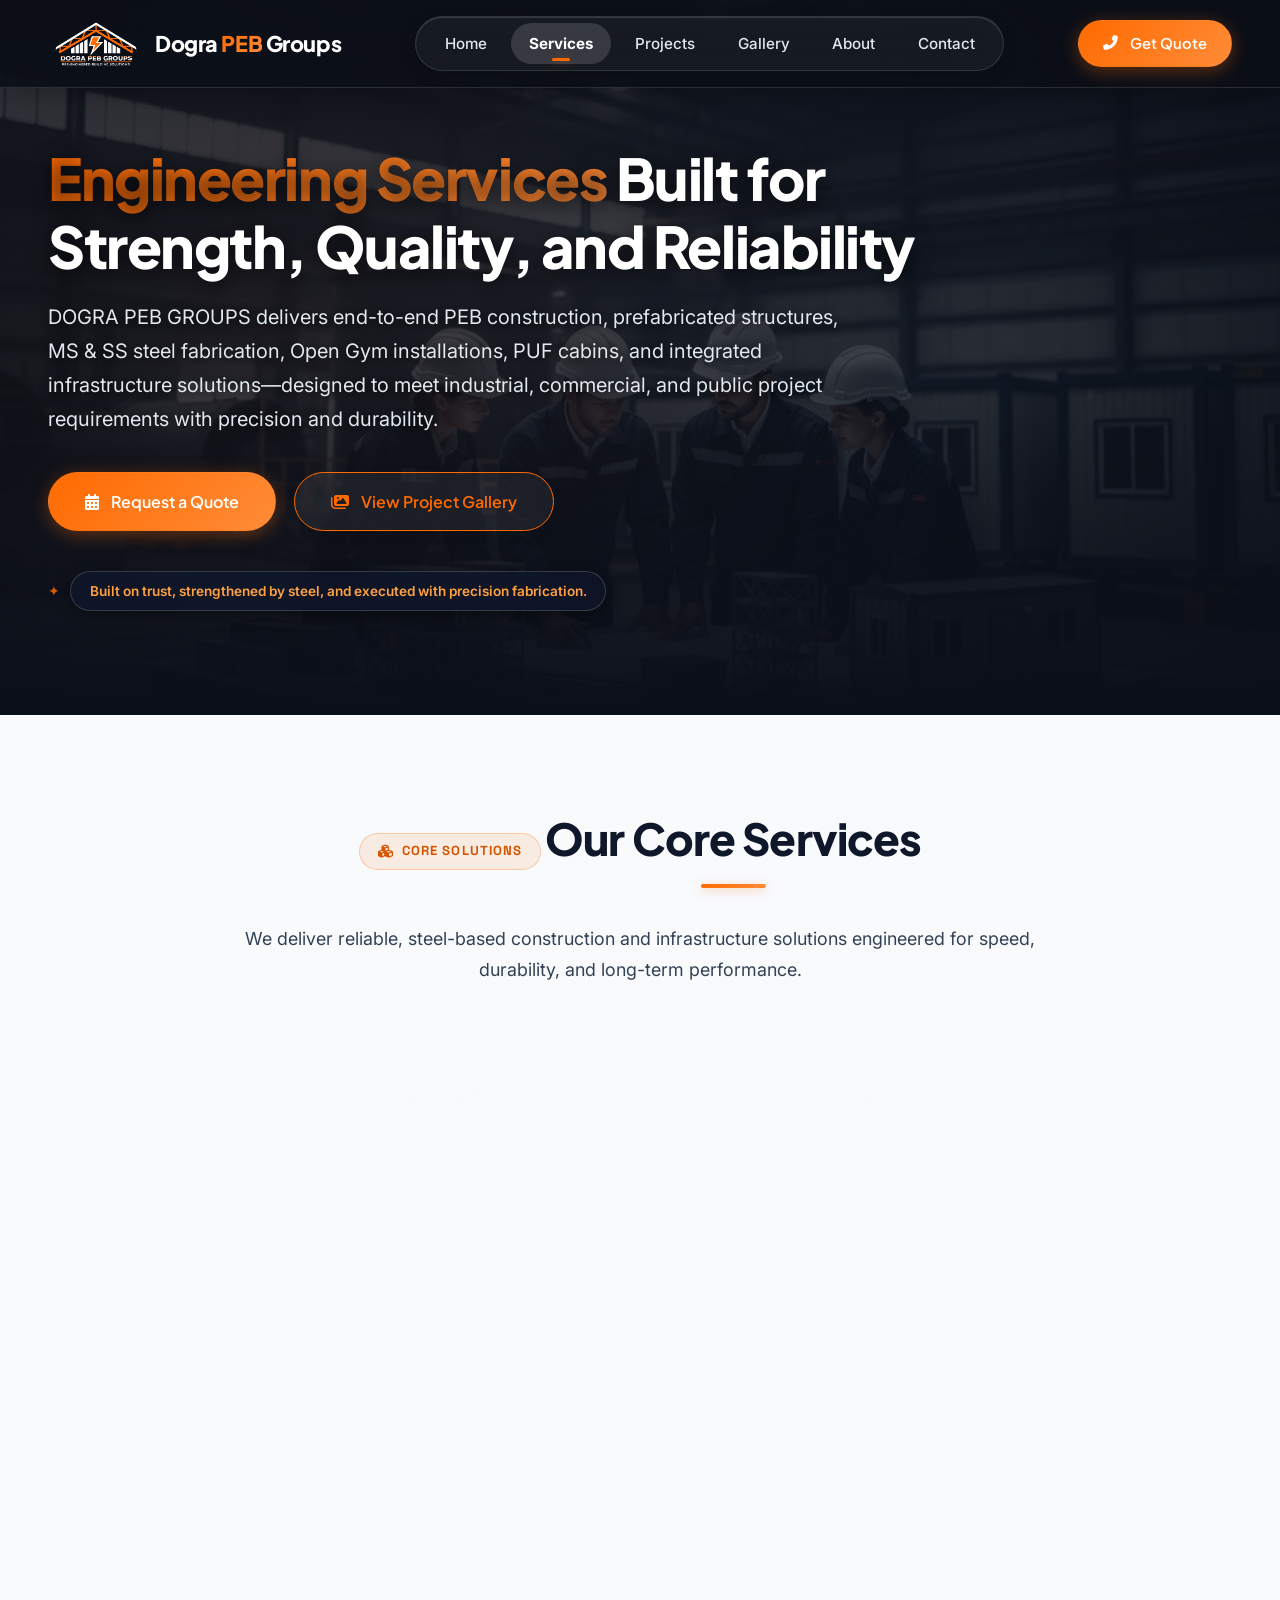
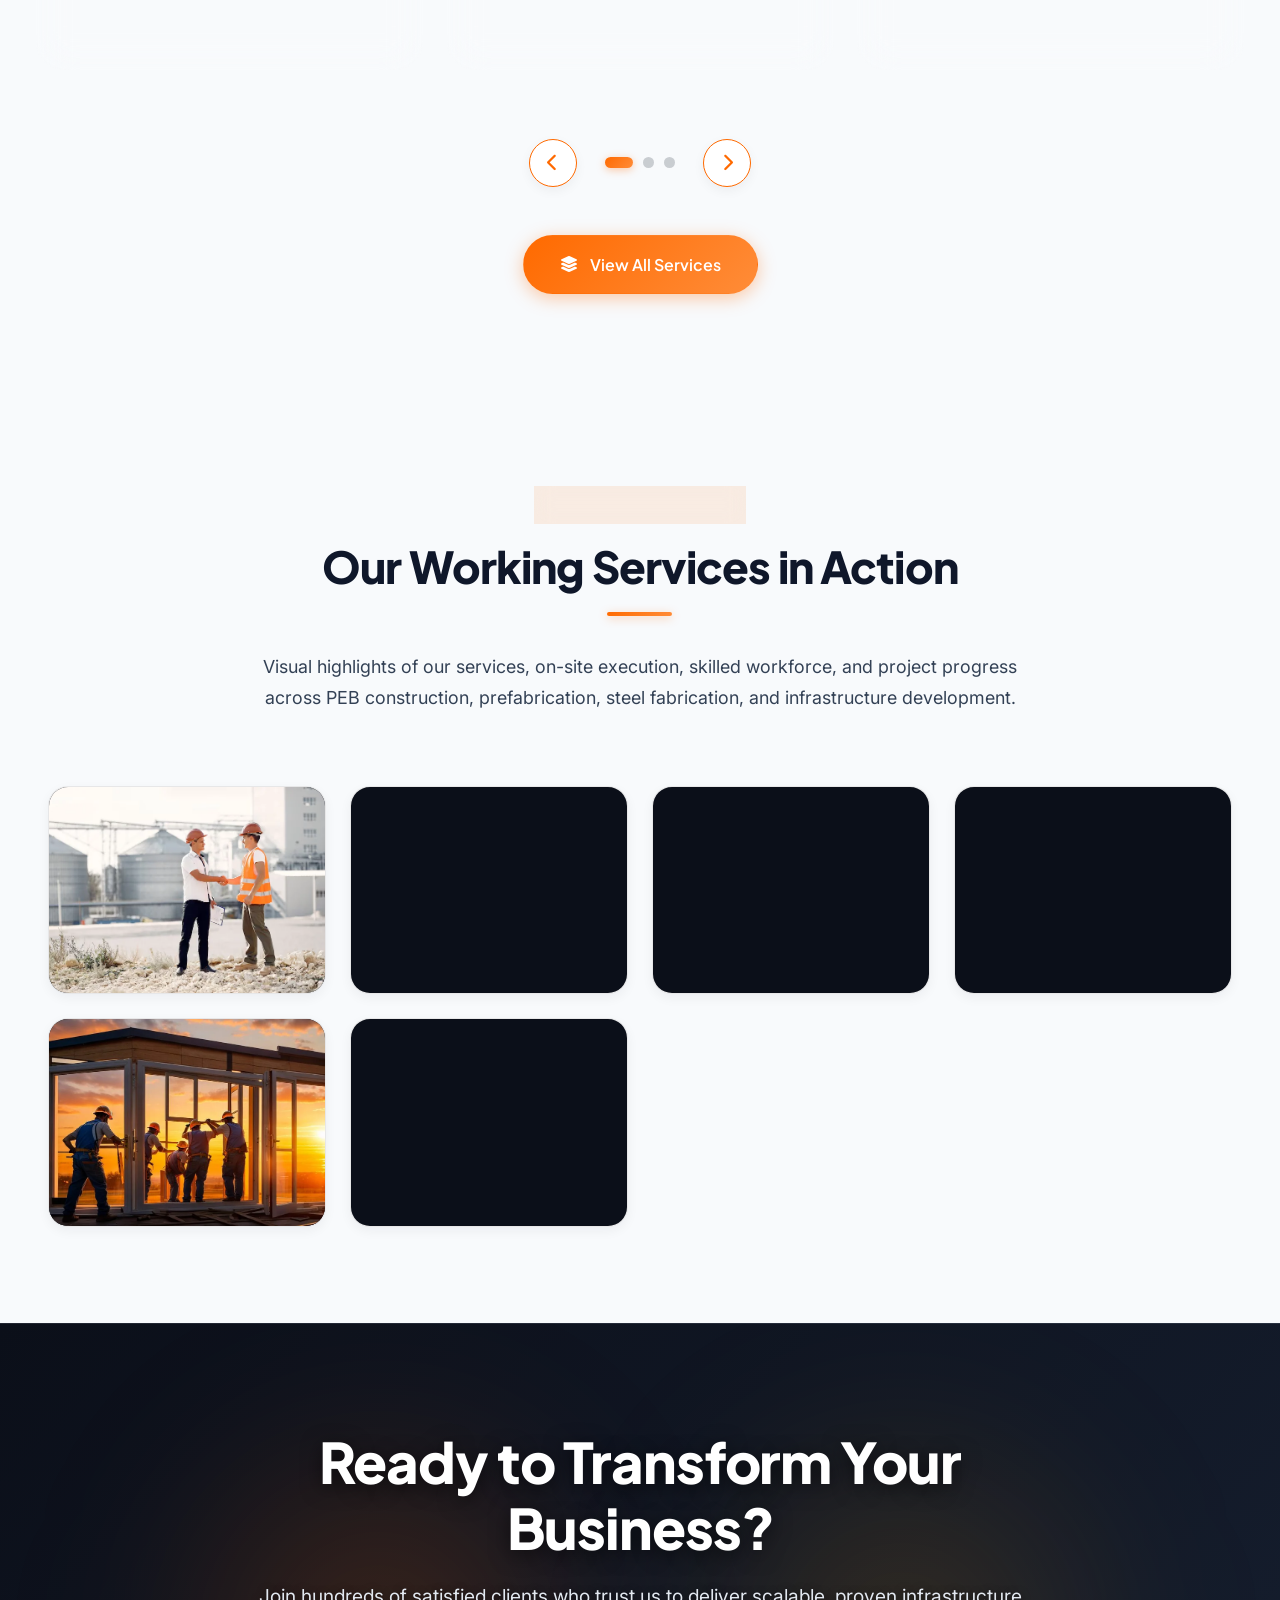
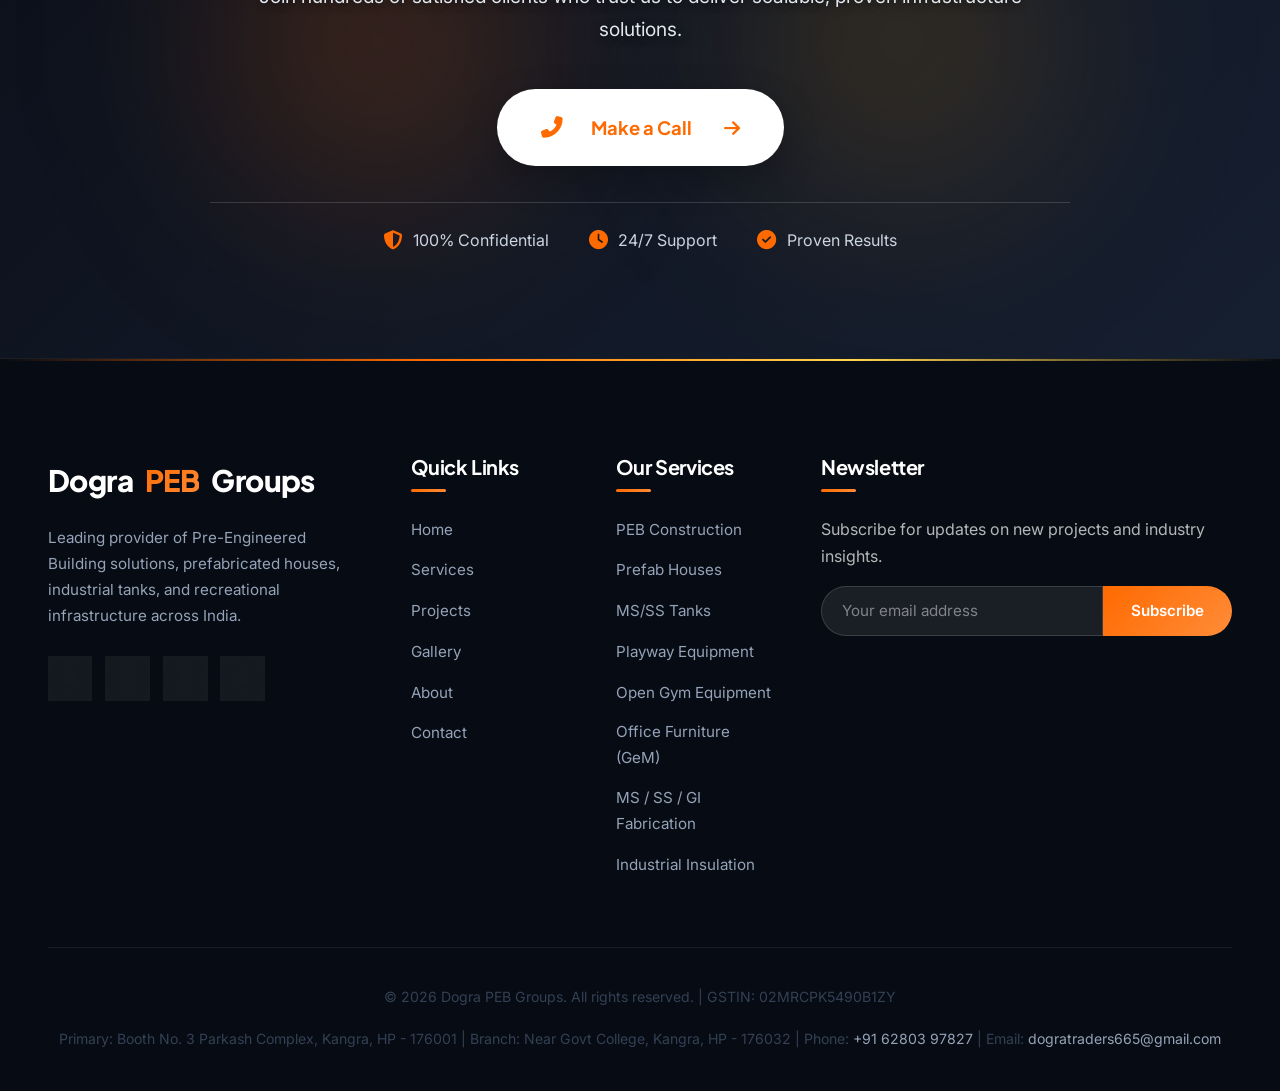
<file: services/index.html>
<!DOCTYPE html>
<html lang="en">

<head>
    <meta charset="UTF-8">
    <meta name="viewport" content="width=device-width, initial-scale=1.0">

    <!-- Service Page SEO -->
    <title>PEB Construction Services in India | Dogra PEB Groups</title>
    <meta name="description" content="Professional PEB construction services by Dogra PEB Groups. We specialize in pre-engineered buildings, prefab structures, MS & SS tank fabrication, Open Gym installations, and industrial infrastructure solutions across India.">
    <meta name="keywords" content="PEB construction services, pre engineered building contractor, PEB warehouse construction, industrial shed construction, prefab structure services, Dogra PEB Groups">

    <!-- Canonical -->
    <link rel="canonical" href="https://www.dograpebgroups.in/services/">

    <!-- Open Graph -->
    <meta property="og:title" content="PEB Construction Services | Dogra PEB Groups">
    <meta property="og:description" content="Expert PEB construction and pre-engineered building services delivering durable, scalable, and cost-effective infrastructure solutions across India.">
    <meta property="og:type" content="website">
    <meta property="og:image" content="https://images.unsplash.com/photo-1581094794329-c8112a89af12?ixlib=rb-4.0.3&auto=format&fit=crop&w=1200&q=80">
    <meta property="og:url" content="https://www.dograpebgroups.in/services/">

    <!-- Twitter -->
    <meta name="twitter:card" content="summary_large_image">
    <meta name="twitter:title" content="PEB Construction Services | Dogra PEB Groups">
    <meta name="twitter:description" content="PEB buildings, prefab structures, industrial sheds, MS & SS tank fabrication and infrastructure services across India.">

    <!-- Branding -->
    <meta name="theme-color" content="#1a365d">

    <!-- Favicon -->
    <link rel="icon" href="../assets/imgs/favicon.ico" type="image/x-icon">

    <!-- Fonts & Icons -->
    <link rel="preconnect" href="https://fonts.googleapis.com">
    <link rel="preconnect" href="https://fonts.gstatic.com" crossorigin>
    <link href="https://fonts.googleapis.com/css2?family=Inter:wght@300;400;500;600;700&family=Plus+Jakarta+Sans:wght@400;500;600;700;800&family=Space+Grotesk:wght@500;600;700&display=swap" rel="stylesheet">

    <link rel="stylesheet" href="https://cdnjs.cloudflare.com/ajax/libs/font-awesome/6.4.0/css/all.min.css"
          integrity="sha512-iecdLmaskl7CVkqkXNQ/ZH/XLlvWZOJyj7Yy7tcenmpD1ypASozpmT/E0iPtmFIB46ZmdtAc9eNBvH0H/ZpiBw=="
          crossorigin="anonymous" referrerpolicy="no-referrer">

    <!-- Main CSS -->
    <link rel="stylesheet" href="../assets/css/style.css">

    <!-- Structured Data (JSON-LD) for LocalBusiness / GeneralContractor -->
    <script type="application/ld+json">
    {
      "@context": "https://schema.org",
      "@type": "GeneralContractor",
      "name": "Dogra PEB Groups",
      "image": "https://www.dograpebgroups.in/assets/imgs/banners/banner1.webp",
      "logo": "https://www.dograpebgroups.in/assets/imgs/logo.svg",
      "url": "https://www.dograpebgroups.in/services/",
      "telephone": "+916280397827",
      "email": "dogratraders665@gmail.com",
      "taxID": "02MRCPK5490B1ZY",
      "priceRange": "$$",
      "description": "Comprehensive PEB construction, prefab houses, industrial tanks, and gym equipment services across India.",
      "address": [
        {
          "@type": "PostalAddress",
          "streetAddress": "Booth No. 3 Parkash Complex",
          "addressLocality": "Kangra",
          "addressRegion": "Himachal Pradesh",
          "postalCode": "176001",
          "addressCountry": "IN"
        },
        {
          "@type": "PostalAddress",
          "streetAddress": "Parkash Shop, Near Government College",
          "addressLocality": "Kangra",
          "addressRegion": "Himachal Pradesh",
          "postalCode": "176032",
          "addressCountry": "IN"
        }
      ],
      "openingHoursSpecification": {
        "@type": "OpeningHoursSpecification",
        "dayOfWeek": ["Monday", "Tuesday", "Wednesday", "Thursday", "Friday", "Saturday"],
        "opens": "09:00",
        "closes": "18:00"
      }
    }
    </script>
</head>

<body>
    <!-- Header -->
    <header id="header">
        <div class="container header-container">
            <div class="logo">
                <a href="../index.html">
                    <img decoding="async" width="600" height="334" alt="Dogra PEB Groups Logo" srcset="../assets/imgs/logo.webp" src="../assets/imgs/logo.png" class="logo-icon">
                </a>
                <div class="logo-text">Dogra <span>PEB</span> Groups</div>
            </div>

            <nav class="nav-desktop">
                <ul class="nav-list">
                    <li><a href="../index.html" class="nav-link">Home</a></li>
                    <li><a href="../services/index.html" class="nav-link active">Services</a></li>
                    <li><a href="../projects/index.html" class="nav-link">Projects</a></li>
                    <li><a href="../gallery/index.html" class="nav-link">Gallery</a></li>
                    <li><a href="../about-us/index.html" class="nav-link">About</a></li>
                    <li><a href="../contact-us/index.html" class="nav-link">Contact</a></li>
                </ul>
            </nav>

            <a href="../contact-us/index.html" class="btn btn-primary header-cta">
                <i class="fas fa-phone-alt"></i> Get Quote
            </a>

            <button class="mobile-toggle" id="mobileToggle">
                <span></span>
                <span></span>
                <span></span>
            </button>
        </div>

        <nav class="nav-mobile" id="navMobile">
            <ul class="nav-list">
                <li><a href="../index.html" class="nav-link">Home</a></li>
                <li><a href="../services/index.html" class="nav-link active">Services</a></li>
                <li><a href="../projects/index.html" class="nav-link">Projects</a></li>
                <li><a href="../gallery/index.html" class="nav-link">Gallery</a></li>
                <li><a href="../about-us/index.html" class="nav-link">About</a></li>
                <li><a href="../contact-us/index.html" class="nav-link">Contact</a></li>
                <li><a href="../contact-us/index.html" class="btn btn-primary" style="margin-top: 1rem;">
                        <i class="fas fa-phone-alt"></i> Get Quote
                    </a></li>
            </ul>
        </nav>

        <div class="nav-overlay" id="navOverlay"></div>
    </header>

    <!-- Hero Section -->
    <section id="home" class="hero services-page">
        <div class="hero-bg inner-pages-hero">
            <img loading="lazy" decoding="async" width="1024" height="586" alt="Dogra PEB Groups - Pre-Engineered Building Structure" srcset="../assets/imgs/banners/services.webp" src="../assets/imgs/banners/services.png" class="banner-full">
            <img loading="lazy" decoding="async" width="488" height="586" alt="Dogra PEB Groups - Pre-Engineered Building Structure" srcset="../assets/imgs/banners/services-mb.webp" src="../assets/imgs/banners/services-mb.png" class="banner-mb">
        </div>
        <div class="container">
            <div class="hero-content">
                <h1><span class="highlight">Engineering Services</span> Built for Strength, Quality, and Reliability</h1>
                <p>
                    DOGRA PEB GROUPS delivers end-to-end PEB construction, prefabricated structures,
                    MS & SS steel fabrication, Open Gym installations, PUF cabins, and integrated
                    infrastructure solutions—designed to meet industrial, commercial, and public
                    project requirements with precision and durability.
                </p>
                <div class="hero-btns">
                    <a href="../contact-us/index.html" class="btn btn-primary">
                        <i class="fas fa-calendar-alt"></i> Request a Quote
                    </a>
                    <a href="../gallery/index.html" class="btn btn-outline">
                        <i class="fas fa-images"></i> View Project Gallery
                    </a>
                </div>

                <div class="hero-trust">
                    <span class="separator">✦</span>
                    <span class="innertext">
                        <span class="separator-mb">✦</span> Built on trust, strengthened by steel, and executed with precision fabrication.
                    </span>
                </div>
            </div>
        </div>
    </section>

    <!-- Services Section -->
    <section id="services" class="section">
        <div class="container">
            <div class="section-header">
                <div class="section-eyebrow"><i class="fas fa-cubes"></i> Core Solutions</div>
                <h2>Our Core Services</h2>
                <p>
                    We deliver reliable, steel-based construction and infrastructure solutions
                    engineered for speed, durability, and long-term performance.
                </p>
            </div>

            <div class="services-slider">
                <div class="services-track" id="servicesTrack">

                    <!-- Service Card 1 -->
                    <div class="service-card fade-in" data-index="0">
                        <div class="service-icon">
                            <i class="fas fa-building"></i>
                        </div>
                        <h3>PEB Construction</h3>
                        <p>
                            Pre-Engineered Building solutions with factory-fabricated steel components
                            for faster and cost-efficient construction.
                        </p>
                        <ul class="service-features">
                            <li>Warehouses & Industrial Sheds</li>
                            <li>Factories & Commercial Buildings</li>
                            <li>Schools & Institutional Structures</li>
                            <li>Custom Steel Design</li>
                        </ul>
                        <a href="#" class="btn btn-outline view-service-summary" style="margin-top: 1rem;">
                            <i class="fas fa-arrow-right"></i> View Details
                        </a>
                    </div>

                    <!-- Service Card 2 -->
                    <div class="service-card fade-in" data-index="1">
                        <div class="service-icon">
                            <i class="fas fa-dumbbell"></i>
                        </div>
                        <h3>Open Gym Equipment</h3>
                        <p>
                            Heavy-duty outdoor fitness equipment engineered for public use,
                            promoting health and wellness in open spaces.
                        </p>
                        <ul class="service-features">
                            <li>Parks & Community Areas</li>
                            <li>Residential & Corporate Spaces</li>
                            <li>Weather-Resistant Steel</li>
                            <li>Low Maintenance</li>
                        </ul>
                        <a href="#" class="btn btn-outline view-service-summary" style="margin-top: 1rem;">
                            <i class="fas fa-arrow-right"></i> View Details
                        </a>
                    </div>

                    <!-- Service Card 3 -->
                    <div class="service-card fade-in" data-index="2">
                        <div class="service-icon">
                            <i class="fas fa-industry"></i>
                        </div>
                        <h3>MS & SS Tank Fabrication</h3>
                        <p>
                            Precision-fabricated mild steel and stainless steel tanks for industrial,
                            commercial, and hygienic applications.
                        </p>
                        <ul class="service-features">
                            <li>Water & Chemical Storage</li>
                            <li>Food & Pharma Grade Tanks</li>
                            <li>Epoxy & Protective Coatings</li>
                            <li>On-Site Fabrication</li>
                        </ul>
                        <a href="#" class="btn btn-outline view-service-summary" style="margin-top: 1rem;">
                            <i class="fas fa-arrow-right"></i> View Details
                        </a>
                    </div>

                    <!-- Service Card 4 -->
                    <div class="service-card fade-in" data-index="3">
                        <div class="service-icon">
                            <i class="fas fa-child"></i>
                        </div>
                        <h3>Playway Equipment</h3>
                        <p>
                            Safe and durable playground equipment designed to support
                            physical, cognitive, and social development.
                        </p>
                        <ul class="service-features">
                            <li>Preschools & Daycare Centers</li>
                            <li>Public Parks</li>
                            <li>Residential Societies</li>
                            <li>Child-Safe Designs</li>
                        </ul>
                        <a href="#" class="btn btn-outline view-service-summary" style="margin-top: 1rem;">
                            <i class="fas fa-arrow-right"></i> View Details
                        </a>
                    </div>

                    <!-- Service Card 5 -->
                    <div class="service-card fade-in" data-index="4">
                        <div class="service-icon">
                            <i class="fas fa-home"></i>
                        </div>
                        <h3>Prefabricated Houses</h3>
                        <p>
                            Modern modular homes manufactured off-site and assembled quickly
                            with high-quality steel and insulated panels.
                        </p>
                        <ul class="service-features">
                            <li>Residential & Farmhouses</li>
                            <li>Resorts & Holiday Cottages</li>
                            <li>Staff Quarters</li>
                            <li>Custom Layouts</li>
                        </ul>
                        <a href="#" class="btn btn-outline view-service-summary" style="margin-top: 1rem;">
                            <i class="fas fa-arrow-right"></i> View Details
                        </a>
                    </div>

                </div>
            </div>

            <div class="slider-controls">
                <button class="slider-btn" id="prevService">
                    <i class="fas fa-chevron-left"></i>
                </button>
                <div class="slider-dots" id="serviceDots">
                    <div class="slider-dot active" data-index="0"></div>
                    <div class="slider-dot" data-index="1"></div>
                    <div class="slider-dot" data-index="2"></div>
                </div>
                <button class="slider-btn" id="nextService">
                    <i class="fas fa-chevron-right"></i>
                </button>
            </div>

            <div style="text-align: center; margin-top: 3rem;">
                <a href="../services/index.html" class="btn btn-primary">
                    <i class="fas fa-layer-group"></i> View All Services
                </a>
            </div>
        </div>
    </section>

    <!-- Gallery Section -->
    <section id="gallery" class="section">
        <div class="container">
            <div class="section-header">
                <div class="section-eyebrow"><i class="fas fa-tools"></i> On-Site Fabrication</div>
                <h2>Our Working Services in Action</h2>
                <p>
                    Visual highlights of our services, on-site execution, skilled workforce, and project progress across PEB construction, prefabrication, steel fabrication, and infrastructure development.
                </p>
            </div>

            <div class="gallery-grid" id="galleryGrid">

                <!-- Gallery Item 1 -->
                <div class="gallery-item fade-in" data-index="0">
                    <img decoding="async" width="740" height="493" srcset="../assets/imgs/services/peb-working.webp" src="../assets/imgs/services/peb-working.png"
                        alt="Pre-Engineered Warehouse Structure" loading="lazy">
                    <div class="gallery-overlay">
                        <div class="gallery-caption">
                            <p style="font-weight: 500;">Working team on PEB Construction</p>
                        </div>
                    </div>
                </div>

                <!-- Gallery Item 2 -->
                <div class="gallery-item fade-in" data-index="1">
                    <img decoding="async" width="675" height="900" srcset="../assets/imgs/services/open-gym-working.webp" src="../assets/imgs/services/open-gym-working.jpeg"
                        alt="Prefabricated Modular House" loading="lazy">
                    <div class="gallery-overlay">
                        <div class="gallery-caption">
                            <p style="font-weight: 500;">Workin open gym installation</p>
                        </div>
                    </div>
                </div>


                <!-- Gallery Item 3 -->
                <div class="gallery-item fade-in" data-index="2">
                    <img decoding="async" width="740" height="492" srcset="../assets/imgs/services/tank-working.webp" src="../assets/imgs/services/tank-working.png"
                        alt="Prefabricated Modular House" loading="lazy">
                    <div class="gallery-overlay">
                        <div class="gallery-caption">
                            <p style="font-weight: 500;">Workin team on MS & SS Tank Fabrication</p>
                        </div>
                    </div>
                </div>

                <!-- Gallery Item 4 -->
                <div class="gallery-item fade-in" data-index="3">
                    <img decoding="async" width="675" height="900" srcset="../assets/imgs/services/warehouse-working.webp" src="../assets/imgs/services/warehouse-working.jpeg"
                        alt="Prefabricated Modular House" loading="lazy">
                    <div class="gallery-overlay">
                        <div class="gallery-caption">
                            <p style="font-weight: 500;">Workin visuals of warehouse construction</p>
                        </div>
                    </div>
                </div>

                <!-- Gallery Item 5 -->
                <div class="gallery-item fade-in" data-index="4">
                    <img decoding="async" width="740" height="555" srcset="../assets/imgs/services/prefabricated-working.webp" src="../assets/imgs/services/prefabricated-working.png"
                        alt="Prefabricated Modular House" loading="lazy">
                    <div class="gallery-overlay">
                        <div class="gallery-caption">
                            <p style="font-weight: 500;">Working team Prefabricated Houses</p>
                        </div>
                    </div>
                </div>


                <!-- Gallery Item 6 -->
                <div class="gallery-item fade-in" data-index="5">
                    <img decoding="async" width="1040" height="780" srcset="../assets/imgs/services/roof-extension-working.webp" src="../assets/imgs/services/roof-extension-working.jpeg"
                        alt="Prefabricated Modular House" loading="lazy">
                    <div class="gallery-overlay">
                        <div class="gallery-caption">
                            <p style="font-weight: 500;">Workin team on Roof Extension</p>
                        </div>
                    </div>
                </div>
            </div>

        </div>
    </section>
    
    <!-- CTA -->
    <section id="cta" class="cta-section">
        <div class="container">
            <div class="cta-content">
                <h2 class="cta-heading">Ready to Transform Your Business?</h2>
                
                <!-- Added benefit-oriented subheading -->
                <p class="cta-subheading">Join hundreds of satisfied clients who trust us to deliver scalable, proven infrastructure solutions.</p>
                
                <!-- Enhanced CTA Button with hover effects -->
                <div class="cta-button-container">
                    <a href="tel:+916280397827" class="btn btn-get-started">
                        <span class="btn-icon">
                            <i class="fas fa-phone-alt"></i>
                        </span>
                        <span class="btn-text">
                            <span class="btn-main-text">Make a Call</span>
                        </span>
                        <span class="btn-arrow">
                            <i class="fas fa-arrow-right"></i>
                        </span>
                    </a>
                </div>
                
                <!-- Added trust indicators -->
                <div class="trust-indicators">
                    <div class="trust-item">
                        <i class="fas fa-shield-alt"></i>
                        <span>100% Confidential</span>
                    </div>
                    <div class="trust-item">
                        <i class="fas fa-clock"></i>
                        <span>24/7 Support</span>
                    </div>
                    <div class="trust-item">
                        <i class="fas fa-check-circle"></i>
                        <span>Proven Results</span>
                    </div>
                </div>
            </div>
        </div>
    </section>

    <!-- Footer -->
    <footer>
        <div class="container">
            <div class="footer-grid">
                <div class="footer-about">
                    <div class="footer-logo">Dogra <span>PEB</span> Groups</div>
                    <p>Leading provider of Pre-Engineered Building solutions, prefabricated houses, industrial tanks,
                        and recreational infrastructure across India.</p>
                    <div class="footer-social">
                        <a href="#" class="social-icon" aria-label="Facebook">
                            <i class="fab fa-facebook-f"></i>
                        </a>
                        <a href="#" class="social-icon" aria-label="Instagram">
                            <i class="fab fa-instagram"></i>
                        </a>
                        <a href="#" class="social-icon" aria-label="LinkedIn">
                            <i class="fab fa-linkedin-in"></i>
                        </a>
                        <a href="#" class="social-icon" aria-label="YouTube">
                            <i class="fab fa-youtube"></i>
                        </a>
                    </div>
                </div>

                <div>
                    <h3 class="footer-heading">Quick Links</h3>
                    <ul class="footer-links">
                        <li><a href="../index.html">Home</a></li>
                        <li><a href="../services/index.html">Services</a></li>
                        <li><a href="../projects/index.html">Projects</a></li>
                        <li><a href="../gallery/index.html">Gallery</a></li>
                        <li><a href="../about-us/index.html">About</a></li>
                        <li><a href="../contact-us/index.html">Contact</a></li>
                    </ul>
                </div>

                <div>
                    <h3 class="footer-heading">Our Services</h3>
                    <ul class="footer-links">
                        <li><a href="../services/index.html">PEB Construction</a></li>
                        <li><a href="../services/index.html">Prefab Houses</a></li>
                        <li><a href="../services/index.html">MS/SS Tanks</a></li>
                        <li><a href="../services/index.html">Playway Equipment</a></li>
                        <li><a href="../open-gym-equipment/index.html">Open Gym Equipment</a></li>
                        <li><a href="../office-furniture/index.html">Office Furniture (GeM)</a></li>
                        <li><a href="../fabricated-products/index.html">MS / SS / GI Fabrication</a></li>
                        <li><a href="../services/index.html">Industrial Insulation</a></li>
                    </ul>
                </div>

                <div>
                    <h3 class="footer-heading">Newsletter</h3>
                    <p style="color: rgba(255, 255, 255, 0.7); margin-bottom: 1rem;">Subscribe for updates on new
                        projects and industry insights.</p>
                    <form class="newsletter-form" id="newsletterForm">
                        <input type="email" class="newsletter-input" placeholder="Your email address" required>
                        <button type="submit" class="newsletter-btn">Subscribe</button>
                    </form>
                </div>
            </div>

            <div class="footer-bottom">
                <p>&copy; 2026 Dogra PEB Groups. All rights reserved. | GSTIN: 02MRCPK5490B1ZY</p>
                <p style="margin-top: 0.5rem;">Primary: Booth No. 3 Parkash Complex, Kangra, HP - 176001 | Branch: Near Govt College, Kangra, HP - 176032 | Phone: <a href="tel:+916280397827">+91 62803 97827</a> | Email: <a href="mailto:dogratraders665@gmail.com">dogratraders665@gmail.com</a></p>
            </div>
        </div>
    </footer>

    <!-- ============================================
    Service Summary Popup 
    ============================================ -->
    <div class="service-popup" id="servicePopup">
        <div class="service-popup-container">
            <!-- Header with icon and title -->
            <div class="service-popup-header">
                <div class="service-popup-icon-title">
                    <div class="service-popup-icon" id="servicePopupIcon">
                        <!-- Icon will be inserted here -->
                    </div>
                    <div>
                        <h2 class="service-popup-title" id="servicePopupTitle">Service Title</h2>
                        <div class="service-popup-subtitle">Detailed Overview</div>
                    </div>
                </div>
                <button class="service-popup-close" id="servicePopupClose">
                    <i class="fas fa-times"></i>
                </button>
            </div>

            <!-- Main Content -->
            <div class="service-popup-content">
                <!-- Main description with typewriter -->
                <div class="service-popup-description">
                    <p class="typewriter-text" id="servicePopupDescription">
                        <!-- Description will be typed here -->
                    </p>
                    <div class="typewriter-cursor">|</div>
                </div>

                <!-- Features with animated checkboxes -->
                <div class="service-popup-features">
                    <h3><i class="fas fa-star"></i> Key Features</h3>
                    <div class="features-list" id="servicePopupFeatures">
                        <!-- Features will be added here -->
                    </div>
                </div>

                <!-- Quick Actions -->
                <div class="service-popup-actions">
                    <button class="btn btn-primary" onclick="window.location.href='https://dograpebgroups.in/contact-us'">
                        <i class="fas fa-calendar-check"></i> Get Quote
                    </button>
                    <button class="btn btn-outline" onclick="closeServicePopup()">
                        <i class="fas fa-times"></i> Close
                    </button>
                </div>
            </div>
        </div>
        <div class="service-popup-overlay" id="servicePopupOverlay"></div>
    </div>

    <script src="../assets/js/script.js"></script>
</body>

</html>
</file>
<file: assets/css/style.css>
/* ==========================================================================
   DOGRA PEB GROUPS - SIGNATURE DESIGN SYSTEM & STYLESHEET
   Aesthetic: High-End Industrial Glassmorphism, Precision Engineering, Dark Gray & Orange Identity
   WCAG AA/AAA Compliant Typography, Fluid Responsive Layouts & Micro-Interactions
   ========================================================================== */

/* --------------------------------------------------------------------------
   1. DESIGN TOKENS & SYSTEM VARIABLES
   -------------------------------------------------------------------------- */
:root {
    /* Brand Identity Colors */
    --color-primary: #0F172A;          /* Slate Dark Gray Foundation */
    --color-primary-dark: #070B13;     /* Deep Industrial Void */
    --color-primary-surface: #131C2E;  /* Night Card Surface */
    --color-primary-light: #1E293B;    /* Lighter Slate Surface */
    --color-primary-border: rgba(255, 255, 255, 0.1);

    /* Brand Accent: High-Tensile Industrial Orange */
    --color-accent: #FF6A00;
    --color-accent-hover: #FF7D1A;
    --color-accent-dark: #D45500;      /* WCAG AA 4.6:1 text on white */
    --color-accent-light: #FFA142;
    --color-accent-subtle: rgba(255, 106, 0, 0.12);
    --color-accent-glow: rgba(255, 106, 0, 0.35);
    --color-accent-glow-strong: rgba(255, 106, 0, 0.55);

    /* Dynamic Festival Accent Color (overridden dynamically during festivals) */
    --festival-accent: var(--color-accent);
    --festival-accent-glow: var(--color-accent-glow);

    /* Spacing Tokens */
    --space-xs: 0.25rem;
    --space-sm: 0.5rem;
    --space-md: 1rem;
    --space-lg: 1.5rem;
    --space-xl: 2rem;
    --space-2xl: 3rem;
    --space-3xl: 4.5rem;

    /* Backgrounds & Neutrals */
    --color-bg: #F8FAFC;
    --color-bg-alt: #F1F5F9;
    --color-surface: #FFFFFF;
    --color-card: #FFFFFF;
    --color-footer: #070B13;

    /* Text Colors (High Contrast WCAG Compliant) */
    --color-text: #0F172A;
    --color-text-secondary: #334155;
    --color-text-muted: #64748B;
    --color-text-inverse: #FFFFFF;
    --color-text-inverse-muted: #94A3B8;

    /* Glassmorphism Design Tokens */
    --glass-blur-sm: blur(10px);
    --glass-blur: blur(18px);
    --glass-blur-lg: blur(28px);
    --glass-blur-xl: blur(40px);

    /* Light Glass (For cards over light backgrounds) */
    --glass-bg-light: rgba(255, 255, 255, 0.88);
    --glass-bg-light-hover: rgba(255, 255, 255, 0.96);
    --glass-border-light: rgba(255, 255, 255, 0.95);
    --glass-border-light-card: rgba(226, 232, 240, 0.85);

    /* Dark Glass (For header, hero elements, footer, dark modals) */
    --glass-bg-dark: rgba(15, 23, 42, 0.82);
    --glass-bg-dark-hover: rgba(15, 23, 42, 0.92);
    --glass-bg-nav: rgba(11, 15, 23, 0.84);
    --glass-bg-nav-scrolled: rgba(7, 11, 19, 0.94);
    --glass-border-dark: rgba(255, 255, 255, 0.12);
    --glass-border-dark-highlight: rgba(255, 255, 255, 0.22);

    /* Accent Glass */
    --glass-bg-accent: rgba(255, 106, 0, 0.1);
    --glass-border-accent: rgba(255, 106, 0, 0.28);

    /* Shadows & Layered Elevation */
    --shadow-xs: 0 1px 3px rgba(0, 0, 0, 0.05);
    --shadow-sm: 0 4px 12px rgba(15, 23, 42, 0.05);
    --shadow-md: 0 12px 28px -6px rgba(15, 23, 42, 0.08), 0 4px 10px -4px rgba(15, 23, 42, 0.03);
    --shadow-lg: 0 22px 45px -10px rgba(15, 23, 42, 0.14), 0 8px 16px -6px rgba(15, 23, 42, 0.05);
    --shadow-card: inset 0 1px 1px 0 rgba(255, 255, 255, 0.9), 0 10px 30px -5px rgba(0, 0, 0, 0.06);
    --shadow-card-hover: inset 0 1px 2px 0 rgba(255, 255, 255, 1), 0 25px 50px -10px rgba(255, 106, 0, 0.22);
    --shadow-glow: 0 0 35px var(--color-accent-glow);
    --shadow-glow-strong: 0 0 50px var(--color-accent-glow-strong);

    /* Gradients */
    --gradient-accent: linear-gradient(135deg, #FF6A00 0%, #FF8C38 100%);
    --gradient-accent-reverse: linear-gradient(135deg, #FF8C38 0%, #FF6A00 100%);
    --gradient-accent-radial: radial-gradient(circle, rgba(255, 106, 0, 0.3) 0%, transparent 70%);
    --gradient-dark: linear-gradient(135deg, #0F172A 0%, #1E293B 100%);
    --gradient-dark-radial: radial-gradient(circle, rgba(30, 41, 59, 0.9) 0%, #070B13 100%);

    /* Radii */
    --radius-sm: 8px;
    --radius: 14px;
    --radius-lg: 20px;
    --radius-xl: 28px;
    --radius-full: 9999px;

    /* Transitions */
    --transition-fast: 0.2s cubic-bezier(0.16, 1, 0.3, 1);
    --transition: 0.3s cubic-bezier(0.16, 1, 0.3, 1);
    --transition-smooth: 0.45s cubic-bezier(0.16, 1, 0.3, 1);
    --transition-spring: 0.5s cubic-bezier(0.175, 0.885, 0.32, 1.275);

    /* Layout Dimensions */
    --container-width: 1240px;
    --header-height: 82px;
}

/* --------------------------------------------------------------------------
   2. GLOBAL RESETS & BASE STYLES
   -------------------------------------------------------------------------- */
*,
*::before,
*::after {
    margin: 0;
    padding: 0;
    box-sizing: border-box;
}

html {
    scroll-behavior: smooth;
    scroll-padding-top: var(--header-height);
    overflow-x: hidden;
    width: 100%;
    max-width: 100vw;
    -webkit-text-size-adjust: 100%;
}

body {
    font-family: 'Inter', -apple-system, BlinkMacSystemFont, 'Segoe UI', Roboto, sans-serif;
    font-size: 16px;
    line-height: 1.7;
    color: var(--color-text);
    background-color: var(--color-bg);
    overflow-x: hidden;
    width: 100%;
    position: relative;
    -webkit-font-smoothing: antialiased;
    -moz-osx-font-smoothing: grayscale;
}

/* Typography Hierarchy */
h1, h2, h3, h4, h5, h6 {
    font-family: 'Plus Jakarta Sans', 'Manrope', -apple-system, BlinkMacSystemFont, sans-serif;
    font-weight: 700;
    line-height: 1.22;
    color: var(--color-primary);
    letter-spacing: -0.02em;
}

h1 { font-size: clamp(2.2rem, 4.5vw + 0.5rem, 3.5rem); font-weight: 800; }
h2 { font-size: clamp(1.85rem, 3.2vw + 0.3rem, 2.75rem); font-weight: 800; }
h3 { font-size: clamp(1.25rem, 1.8vw + 0.2rem, 1.6rem); font-weight: 700; }
h4 { font-size: 1.25rem; font-weight: 700; }

p {
    color: var(--color-text-secondary);
    margin-bottom: 1rem;
}

p:last-child {
    margin-bottom: 0;
}

a {
    text-decoration: none;
    color: inherit;
    transition: var(--transition-fast);
}

img {
    max-width: 100%;
    height: auto;
    display: block;
}

button, input, select, textarea {
    font-family: inherit;
}

/* Custom Text Selection */
::selection {
    background: var(--color-accent);
    color: #FFFFFF;
}

/* Custom Scrollbar - Scoped to Root Page */
html::-webkit-scrollbar {
    width: 8px;
}
html::-webkit-scrollbar-track {
    background: #0B0F19;
}
html::-webkit-scrollbar-thumb {
    background: linear-gradient(180deg, #FF6A00, #E65100);
    border-radius: 999px;
}
html::-webkit-scrollbar-thumb:hover {
    background: linear-gradient(180deg, #FF8F00, #FF6A00);
}

/* Clean, non-intrusive scrollbar for internal containers */
::-webkit-scrollbar {
    width: 5px;
    height: 5px;
}
::-webkit-scrollbar-track {
    background: rgba(0, 0, 0, 0.04);
    border-radius: 999px;
}
::-webkit-scrollbar-thumb {
    background: rgba(255, 106, 0, 0.4);
    border-radius: 999px;
}
::-webkit-scrollbar-thumb:hover {
    background: var(--color-accent);
}


/* Top Scroll Progress Indicator */
.scroll-progress-bar {
    position: fixed;
    top: 0;
    left: 0;
    height: 3.5px;
    width: 0%;
    background: linear-gradient(90deg, #FF6A00, #FFD54F, #FF6A00);
    background-size: 200% 100%;
    animation: ribbonShine 3s linear infinite;
    z-index: 99999;
    box-shadow: 0 0 10px rgba(255, 106, 0, 0.8), 0 0 20px rgba(255, 213, 79, 0.5);
    pointer-events: none;
    transition: width 0.1s ease-out;
}

/* Universal Focus States for Accessibility (WCAG AA) */
a:focus-visible,
button:focus-visible,
input:focus-visible,
select:focus-visible,
textarea:focus-visible,
.btn:focus-visible {
    outline: 2px solid var(--color-accent) !important;
    outline-offset: 3px !important;
    box-shadow: 0 0 0 4px var(--color-accent-subtle) !important;
}

/* --------------------------------------------------------------------------
   3. LAYOUT & CONTAINER UTILITIES
   -------------------------------------------------------------------------- */
.container {
    width: 100%;
    max-width: var(--container-width);
    margin: 0 auto;
    padding: 0 1.75rem;
}

@media (max-width: 768px) {
    .container {
        padding: 0 1.25rem;
    }
}

@media (max-width: 480px) {
    .container {
        padding: 0 1rem;
    }
}

.section {
    padding: 6rem 0;
    position: relative;
    overflow-x: clip;
}

@media (max-width: 768px) {
    .section {
        padding: 4rem 0;
    }
}

/* Section Header Component */
.section-header {
    text-align: center;
    max-width: 800px;
    margin: 0 auto 4.5rem;
    position: relative;
    z-index: 2;
}

.section-eyebrow {
    display: inline-flex;
    align-items: center;
    gap: 0.5rem;
    padding: 0.4rem 1.15rem;
    background: rgba(255, 106, 0, 0.1);
    border: 1px solid rgba(255, 106, 0, 0.28);
    border-radius: var(--radius-full);
    color: var(--color-accent-dark);
    font-size: 0.82rem;
    font-weight: 700;
    letter-spacing: 0.08em;
    text-transform: uppercase;
    font-family: 'Space Grotesk', sans-serif;
    margin-bottom: 1rem;
    backdrop-filter: blur(10px);
}

.section-header h2 {
    position: relative;
    display: inline-block;
    color: var(--color-primary);
    line-height: 1.25;
    margin-bottom: 1rem;
}

.section-header h2::after {
    content: '';
    display: block;
    width: 65px;
    height: 4px;
    background: var(--gradient-accent);
    margin: 1.1rem auto 0 auto;
    border-radius: 999px;
    box-shadow: 0 2px 10px var(--color-accent-glow);
}

.section-header p {
    font-size: 1.12rem;
    color: var(--color-text-secondary);
    line-height: 1.75;
    margin-top: 1.2rem;
}

/* Subtle Architectural Grid Pattern Utility */
.bg-grid {
    background-image: 
        radial-gradient(circle at 1px 1px, rgba(15, 23, 42, 0.06) 1px, transparent 0);
    background-size: 32px 32px;
}

.bg-dark-grid {
    background-color: var(--color-primary-dark);
    background-image: 
        radial-gradient(circle at 1px 1px, rgba(255, 255, 255, 0.06) 1px, transparent 0);
    background-size: 32px 32px;
}

/* Ambient Radial Mesh Highlights */
.ambient-glow-orange {
    position: absolute;
    width: 500px;
    height: 500px;
    border-radius: 50%;
    background: radial-gradient(circle, rgba(255, 106, 0, 0.15) 0%, transparent 70%);
    filter: blur(80px);
    pointer-events: none;
    z-index: 0;
}

/* --------------------------------------------------------------------------
   4. BUTTONS & INTERACTIVE CONTROLS
   -------------------------------------------------------------------------- */
.btn {
    display: inline-flex;
    align-items: center;
    justify-content: center;
    gap: 0.75rem;
    padding: 0.95rem 2.25rem;
    border-radius: var(--radius-full);
    font-weight: 600;
    font-family: 'Plus Jakarta Sans', sans-serif;
    font-size: 1rem;
    cursor: pointer;
    transition: all var(--transition-smooth);
    border: 1px solid transparent;
    position: relative;
    overflow: hidden;
    z-index: 1;
    text-align: center;
    white-space: nowrap;
}

.btn-primary {
    background: var(--gradient-accent);
    color: #FFFFFF !important;
    box-shadow: 0 4px 18px var(--color-accent-glow);
}

.btn-primary:hover {
    transform: translateY(-3px);
    box-shadow: 0 10px 28px rgba(255, 106, 0, 0.45);
    background: var(--gradient-accent-reverse);
}

.btn-primary:active {
    transform: translateY(-1px);
}

.btn-outline {
    background: rgba(255, 255, 255, 0.06);
    backdrop-filter: blur(10px);
    -webkit-backdrop-filter: blur(10px);
    color: var(--color-accent);
    border: 1.5px solid var(--color-accent);
    box-shadow: 0 4px 15px rgba(0, 0, 0, 0.04);
}

.btn-outline:hover {
    background: var(--gradient-accent);
    color: #FFFFFF !important;
    border-color: transparent;
    transform: translateY(-3px);
    box-shadow: 0 8px 25px var(--color-accent-glow);
}

/* Button Shimmer Sheen Effect */
.btn::after {
    content: '';
    position: absolute;
    top: -50%;
    left: -75%;
    width: 35%;
    height: 200%;
    background: rgba(255, 255, 255, 0.35);
    transform: rotate(25deg);
    transition: none;
    z-index: -1;
    pointer-events: none;
}

.btn:hover::after {
    left: 140%;
    transition: all 0.75s ease-in-out;
}

.btn-sm {
    padding: 0.65rem 1.4rem;
    font-size: 0.88rem;
}

/* --------------------------------------------------------------------------
   5. HEADER & NAVIGATION BAR
   -------------------------------------------------------------------------- */
header#header {
    position: fixed;
    top: 0;
    left: 0;
    width: 100%;
    background: var(--glass-bg-nav);
    backdrop-filter: var(--glass-blur);
    -webkit-backdrop-filter: var(--glass-blur);
    border-bottom: 1px solid var(--glass-border-dark);
    z-index: 1000;
    padding: 1rem 0;
    box-shadow: 0 10px 30px -10px rgba(0, 0, 0, 0.35);
    transition: all var(--transition-smooth);
}

header#header.scrolled {
    padding: 0.65rem 0;
    background: var(--glass-bg-nav-scrolled);
    backdrop-filter: var(--glass-blur-lg);
    -webkit-backdrop-filter: var(--glass-blur-lg);
    border-bottom-color: rgba(255, 106, 0, 0.28);
    box-shadow: 0 16px 40px -10px rgba(0, 0, 0, 0.55), 0 1px 0 0 rgba(255, 106, 0, 0.25);
}

.header-container {
    display: flex;
    justify-content: space-between;
    align-items: center;
    gap: 1.5rem;
}

/* Logo */
.logo {
    display: flex;
    align-items: center;
    gap: 0.75rem;
    color: white;
    min-width: 0;
    text-decoration: none;
}

.logo-icon {
    width: 95px;
    height: 46px;
    object-fit: contain;
    flex-shrink: 0;
    transition: var(--transition-smooth);
}

.logo:hover .logo-icon {
    filter: drop-shadow(0 0 12px var(--color-accent-glow));
    transform: scale(1.03);
}

.logo-text {
    font-family: 'Plus Jakarta Sans', sans-serif;
    font-weight: 800;
    font-size: 1.35rem;
    line-height: 1.1;
    white-space: nowrap;
    letter-spacing: -0.02em;
    color: #FFFFFF;
}

.logo-text span {
    background: var(--gradient-accent);
    -webkit-background-clip: text;
    -webkit-text-fill-color: transparent;
    background-clip: text;
}

@media (max-width: 576px) {
    .logo-icon {
        width: 72px;
        height: 34px;
    }
    .logo-text {
        font-size: 1.15rem;
    }
}

@media (max-width: 380px) {
    .logo-icon {
        width: 58px;
        height: 28px;
    }
    .logo-text {
        font-size: 1rem;
    }
}

/* Desktop Navigation Pill */
.nav-desktop {
    display: none;
    background: rgba(255, 255, 255, 0.05);
    backdrop-filter: blur(14px);
    -webkit-backdrop-filter: blur(14px);
    border: 1px solid rgba(255, 255, 255, 0.12);
    border-radius: var(--radius-full);
    padding: 0.35rem 0.65rem;
    box-shadow: inset 0 1px 1px rgba(255, 255, 255, 0.15), 0 4px 15px rgba(0, 0, 0, 0.2);
}

.nav-list {
    display: flex;
    list-style: none;
    align-items: center;
    gap: 0.35rem;
    margin: 0;
    padding: 0;
}

.nav-link {
    color: #E2E8F0;
    font-weight: 500;
    font-size: 0.95rem;
    padding: 0.5rem 1.15rem;
    border-radius: var(--radius-full);
    position: relative;
    transition: all var(--transition-fast);
    display: inline-flex;
    align-items: center;
    justify-content: center;
}

.nav-link:hover {
    color: #FFFFFF;
    background: rgba(255, 255, 255, 0.1);
}

.nav-link.active {
    color: #FFFFFF;
    background: rgba(255, 255, 255, 0.14);
    font-weight: 700;
}

.nav-link.active::after {
    content: '';
    position: absolute;
    bottom: 3px;
    left: 50%;
    transform: translateX(-50%);
    width: 18px;
    height: 3px;
    background: var(--color-accent);
    border-radius: 999px;
    box-shadow: 0 0 10px var(--color-accent-glow);
}

/* Header CTA Button */
.header-cta {
    display: none;
    position: relative;
    overflow: hidden;
    padding: 0.65rem 1.5rem;
    font-size: 0.92rem;
    box-shadow: 0 4px 18px var(--color-accent-glow);
}

.header-cta::after {
    content: '';
    position: absolute;
    top: -50%;
    left: -60%;
    width: 25%;
    height: 200%;
    background: rgba(255, 255, 255, 0.45);
    transform: rotate(30deg);
    animation: ctaShimmer 4s infinite cubic-bezier(0.16, 1, 0.3, 1);
}

@keyframes ctaShimmer {
    0%, 30% { left: -60%; }
    70%, 100% { left: 160%; }
}

/* Mobile Toggle Hamburger */
.mobile-toggle {
    display: flex;
    flex-direction: column;
    justify-content: center;
    align-items: center;
    gap: 5px;
    width: 44px;
    height: 44px;
    padding: 10px;
    background: rgba(255, 255, 255, 0.08);
    backdrop-filter: blur(10px);
    border: 1px solid rgba(255, 255, 255, 0.15);
    cursor: pointer;
    z-index: 1001;
    border-radius: 10px;
    transition: all var(--transition-fast);
    flex-shrink: 0;
}

.mobile-toggle:hover {
    background: rgba(255, 255, 255, 0.16);
    border-color: var(--color-accent);
}

.mobile-toggle span {
    width: 22px;
    height: 2px;
    background: #FFFFFF;
    transition: var(--transition-smooth);
    border-radius: 2px;
}

.mobile-toggle.active span:nth-child(1) {
    transform: translateY(7px) rotate(45deg);
    background: var(--color-accent);
}

.mobile-toggle.active span:nth-child(2) {
    opacity: 0;
    transform: scale(0);
}

.mobile-toggle.active span:nth-child(3) {
    transform: translateY(-7px) rotate(-45deg);
    background: var(--color-accent);
}

/* Mobile Slide-In Navigation Drawer */
.nav-mobile {
    position: fixed;
    top: 0;
    right: 0;
    transform: translateX(105%);
    visibility: hidden;
    pointer-events: none;
    width: 86%;
    max-width: 360px;
    height: 100vh;
    background: rgba(11, 15, 25, 0.96);
    backdrop-filter: blur(28px);
    -webkit-backdrop-filter: blur(28px);
    border-left: 1px solid rgba(255, 255, 255, 0.12);
    padding: 6rem 2rem 2.5rem;
    transition: transform 0.4s cubic-bezier(0.16, 1, 0.3, 1), visibility 0.4s ease;
    z-index: 999;
    box-shadow: -15px 0 40px rgba(0, 0, 0, 0.6);
    overflow-y: auto;
}

.nav-mobile.active {
    transform: translateX(0);
    visibility: visible;
    pointer-events: auto;
}

.nav-mobile .nav-list {
    flex-direction: column;
    align-items: stretch;
    gap: 0.75rem;
}

.nav-mobile .nav-link {
    font-size: 1.15rem;
    padding: 0.9rem 1.25rem;
    border-radius: 12px;
    border: 1px solid rgba(255, 255, 255, 0.05);
    background: rgba(255, 255, 255, 0.03);
    justify-content: flex-start;
}

.nav-mobile .nav-link.active {
    background: rgba(255, 106, 0, 0.15);
    border-color: rgba(255, 106, 0, 0.35);
    color: #FFFFFF;
}

.nav-mobile .nav-link.active::after {
    display: none;
}

.nav-overlay {
    position: fixed;
    top: 0;
    left: 0;
    width: 100%;
    height: 100%;
    background: rgba(0, 0, 0, 0.75);
    backdrop-filter: blur(6px);
    -webkit-backdrop-filter: blur(6px);
    z-index: 998;
    opacity: 0;
    visibility: hidden;
    transition: opacity 0.35s ease, visibility 0.35s ease;
}

.nav-overlay.active {
    opacity: 1;
    visibility: visible;
}

@media (min-width: 992px) {
    .nav-desktop {
        display: flex;
    }
    .header-cta {
        display: inline-flex;
    }
    .mobile-toggle {
        display: none;
    }
    .logo-text {
        display: block;
    }
}

/* --------------------------------------------------------------------------
   6. HERO SECTION (HOME & INNER PAGES)
   -------------------------------------------------------------------------- */
.hero {
    min-height: 92vh;
    display: flex;
    align-items: center;
    position: relative;
    overflow: hidden;
    background: #0B0F19;
    padding: 8rem 0 5rem;
}

/* Hero Background Layering with Smooth Transitions */
.hero-bg {
    position: absolute;
    inset: 0;
    width: 100%;
    height: 100%;
    z-index: 1;
}

.hero-bg img {
    width: 100%;
    height: 100%;
    object-fit: cover;
    object-position: center;
}

.banner {
    position: absolute;
    inset: 0;
    width: 100%;
    height: 100%;
    opacity: 0;
    transition: opacity 1.2s cubic-bezier(0.4, 0, 0.2, 1);
    transform: scale(1.02);
}

.banner.active {
    opacity: 1;
    z-index: 1;
    transform: scale(1);
    transition: opacity 1.2s cubic-bezier(0.4, 0, 0.2, 1), transform 6s linear;
}

/* High-Contrast Dual-Layer Gradient Overlay Over Hero Imagery */
.hero::before {
    content: '';
    position: absolute;
    inset: 0;
    background: 
        linear-gradient(180deg, rgba(11, 15, 25, 0.88) 0%, rgba(11, 15, 25, 0.78) 50%, #0B0F19 100%),
        radial-gradient(circle at 20% 40%, rgba(255, 106, 0, 0.18) 0%, transparent 60%);
    z-index: 2;
    pointer-events: none;
}

/* Hero Content */
.hero-content {
    position: relative;
    z-index: 3;
    color: #FFFFFF;
    max-width: 950px;
    animation: fadeUp 0.9s cubic-bezier(0.16, 1, 0.3, 1) forwards;
}

/* Floating Trust Indicators in Hero */
.hero-trust {
    display: flex;
    flex-wrap: wrap;
    align-items: center;
    gap: 0.65rem;
    margin-bottom: 1.5rem;
}

.hero-trust .innertext {
    background: rgba(15, 23, 42, 0.82);
    backdrop-filter: blur(14px);
    -webkit-backdrop-filter: blur(14px);
    border: 1px solid rgba(255, 255, 255, 0.16);
    padding: 0.45rem 1.15rem;
    color: #FFA142;
    font-size: 0.85rem;
    font-weight: 600;
    border-radius: var(--radius-full);
    display: inline-flex;
    align-items: center;
    gap: 0.45rem;
    box-shadow: 0 4px 15px rgba(0, 0, 0, 0.35);
    transition: all var(--transition-fast);
}

.hero-trust .innertext:hover {
    background: rgba(255, 106, 0, 0.18);
    border-color: rgba(255, 106, 0, 0.45);
    color: #FFFFFF;
    transform: translateY(-2px);
}

.hero-trust .separator {
    color: var(--color-accent);
    font-size: 0.9rem;
    opacity: 0.85;
}

.separator-mb {
    display: none;
}

@media (max-width: 640px) {
    .hero-trust {
        flex-direction: column;
        align-items: flex-start;
        gap: 0.5rem;
    }
    .hero-trust .separator {
        display: none;
    }
    .hero-trust .innertext {
        width: 100%;
        font-size: 0.82rem;
    }
}

/* Hero Typography */
.hero h1 {
    font-size: clamp(2.1rem, 4.2vw + 0.5rem, 3.6rem);
    color: #FFFFFF;
    margin-bottom: 1.25rem;
    line-height: 1.18;
    text-shadow: 0 4px 20px rgba(0, 0, 0, 0.7);
    letter-spacing: -0.025em;
}

.hero h1 span.highlight {
    background: var(--gradient-accent);
    -webkit-background-clip: text;
    -webkit-text-fill-color: transparent;
    background-clip: text;
}

.hero p {
    font-size: clamp(1.05rem, 1.25vw + 0.5rem, 1.25rem);
    color: #E2E8F0 !important;
    text-shadow: 0 2px 10px rgba(0, 0, 0, 0.9);
    max-width: 820px;
    line-height: 1.7;
    margin-bottom: 2.25rem;
}

.hero-btns {
    display: flex;
    flex-wrap: wrap;
    gap: 1.1rem;
    margin-bottom: 2.5rem;
}

@media (max-width: 520px) {
    .hero-btns {
        flex-direction: column;
        width: 100%;
    }
    .hero-btns .btn {
        width: 100%;
    }
}

/* Banner Switchers: Full vs Mobile */
#full-banners, .banner-full {
    display: block;
}
#mb-banners, .banner-mb {
    display: none;
}

@media (max-width: 576px) {
    #full-banners, .banner-full {
        display: none;
    }
    #mb-banners, .banner-mb {
        display: block;
    }
}

/* Inner Page Hero Adjustments */
.hero.about-us-banner,
.hero.services-page,
.hero.contact {
    min-height: 60vh;
    padding: 9rem 0 5rem;
}

/* --------------------------------------------------------------------------
   7. STATS METRIC COUNTER SECTION
   -------------------------------------------------------------------------- */
.stats-section {
    padding: 3.5rem 0;
    position: relative;
    background: #0B0F19;
    border-bottom: 1px solid rgba(255, 255, 255, 0.08);
}

.stats-grid {
    display: grid;
    grid-template-columns: repeat(4, 1fr);
    gap: 1.5rem;
}

.stat-item {
    text-align: center;
    padding: 2rem 1.5rem;
    background: rgba(255, 255, 255, 0.04);
    backdrop-filter: blur(16px);
    -webkit-backdrop-filter: blur(16px);
    border: 1px solid rgba(255, 255, 255, 0.09);
    border-radius: var(--radius-lg);
    box-shadow: 0 10px 25px -5px rgba(0, 0, 0, 0.35);
    transition: all var(--transition-smooth);
    position: relative;
    overflow: hidden;
}

.stat-item::before {
    content: '';
    position: absolute;
    top: 0;
    left: 0;
    right: 0;
    height: 3px;
    background: var(--gradient-accent);
    opacity: 0;
    transition: opacity var(--transition-fast);
}

.stat-item:hover {
    transform: translateY(-6px);
    background: rgba(255, 255, 255, 0.07);
    border-color: rgba(255, 106, 0, 0.4);
    box-shadow: 0 16px 35px -8px rgba(255, 106, 0, 0.25);
}

.stat-item:hover::before {
    opacity: 1;
}

.stat-number {
    font-family: 'Plus Jakarta Sans', sans-serif;
    font-size: clamp(2.4rem, 4vw, 3.2rem);
    font-weight: 800;
    background: var(--gradient-accent);
    -webkit-background-clip: text;
    -webkit-text-fill-color: transparent;
    background-clip: text;
    line-height: 1.1;
    margin-bottom: 0.5rem;
}

.stat-label {
    font-size: 0.95rem;
    font-weight: 600;
    color: #CBD5E1;
    letter-spacing: 0.02em;
}

@media (max-width: 992px) {
    .stats-grid {
        grid-template-columns: repeat(2, 1fr);
        gap: 1.25rem;
    }
}

@media (max-width: 520px) {
    .stats-grid {
        grid-template-columns: 1fr;
        gap: 1rem;
    }
    .stat-item {
        padding: 1.5rem 1rem;
    }
}

/* --------------------------------------------------------------------------
   8. SERVICES & SOLUTIONS SECTION & SLIDER
   -------------------------------------------------------------------------- */
#services {
    background: var(--color-bg);
    position: relative;
}

.services-slider {
    position: relative;
    overflow: hidden;
    margin: 0 -0.75rem;
    padding: 0.5rem 0;
}

.services-track {
    display: flex;
    transition: transform 0.55s cubic-bezier(0.16, 1, 0.3, 1);
    padding: 1rem 0;
    gap: 1.5rem;
}

/* Glassmorphism Service Card */
.service-card {
    flex: 0 0 100%;
    background: linear-gradient(135deg, rgba(255, 255, 255, 0.94) 0%, rgba(255, 255, 255, 0.75) 100%);
    backdrop-filter: var(--glass-blur);
    -webkit-backdrop-filter: var(--glass-blur);
    border: 1.5px solid rgba(255, 255, 255, 0.95);
    border-radius: var(--radius-xl);
    padding: 2.75rem 2.25rem;
    box-shadow: var(--shadow-card);
    transition: all var(--transition-smooth);
    text-align: left;
    position: relative;
    overflow: hidden;
    display: flex;
    flex-direction: column;
}

.service-card::before {
    content: '';
    position: absolute;
    top: 0;
    left: 0;
    right: 0;
    height: 4px;
    background: var(--gradient-accent);
    opacity: 0;
    transition: opacity var(--transition-fast);
}

.service-card:hover {
    transform: translateY(-8px);
    background: linear-gradient(135deg, rgba(255, 255, 255, 0.98) 0%, rgba(255, 255, 255, 0.88) 100%);
    border-color: rgba(255, 106, 0, 0.38);
    box-shadow: var(--shadow-card-hover);
}

.service-card:hover::before {
    opacity: 1;
}

/* Service Icon */
.service-icon {
    width: 68px;
    height: 68px;
    background: rgba(255, 106, 0, 0.12);
    border-radius: 18px;
    display: flex;
    align-items: center;
    justify-content: center;
    color: var(--color-accent);
    font-size: 1.75rem;
    margin-bottom: 1.75rem;
    box-shadow: 0 4px 16px rgba(255, 106, 0, 0.18);
    transition: all var(--transition-smooth);
}

.service-card:hover .service-icon {
    background: var(--gradient-accent);
    color: #FFFFFF;
    transform: scale(1.1) rotate(6deg);
    box-shadow: 0 8px 24px rgba(255, 106, 0, 0.4);
}

.service-card h3 {
    margin-bottom: 0.85rem;
    color: var(--color-primary);
    font-size: 1.45rem;
}

.service-card p {
    color: var(--color-text-secondary);
    line-height: 1.65;
    margin-bottom: 1.5rem;
    flex-grow: 0;
}

/* Feature Checklist with Custom Neon Bullet Dots */
.service-features {
    list-style: none;
    margin: 1rem 0 2rem;
    padding: 0;
    display: flex;
    flex-direction: column;
    gap: 0.65rem;
    flex-grow: 1;
}

.service-features li {
    position: relative;
    padding-left: 1.75rem;
    color: var(--color-text-secondary);
    font-size: 0.95rem;
    font-weight: 500;
}

.service-features li::before {
    content: '✓';
    position: absolute;
    left: 0;
    top: 2px;
    width: 18px;
    height: 18px;
    border-radius: 50%;
    background: rgba(255, 106, 0, 0.14);
    color: var(--color-accent);
    font-size: 11px;
    font-weight: 800;
    display: flex;
    align-items: center;
    justify-content: center;
}

.view-service-summary {
    width: 100%;
}

.view-service-summary i,
.view-project-summary i {
    transition: transform var(--transition-fast);
}

.view-service-summary:hover i,
.view-project-summary:hover i {
    transform: translateX(5px);
}

/* Slider Controls */
.slider-controls {
    display: flex;
    justify-content: center;
    align-items: center;
    gap: 1.75rem;
    margin-top: 2.75rem;
}

.slider-btn {
    width: 48px;
    height: 48px;
    border-radius: 50%;
    background: #FFFFFF;
    border: 1.5px solid var(--color-accent);
    color: var(--color-accent);
    cursor: pointer;
    display: flex;
    align-items: center;
    justify-content: center;
    font-size: 1.1rem;
    box-shadow: var(--shadow-sm);
    transition: all var(--transition-fast);
}

.slider-btn:hover {
    background: var(--gradient-accent);
    color: #FFFFFF;
    transform: scale(1.1);
    box-shadow: 0 6px 20px rgba(255, 106, 0, 0.35);
}

.slider-dots {
    display: flex;
    align-items: center;
    gap: 0.65rem;
}

.slider-dot {
    width: 11px;
    height: 11px;
    border-radius: 50%;
    background: rgba(15, 23, 42, 0.2);
    cursor: pointer;
    transition: all var(--transition-fast);
}

.slider-dot.active {
    background: var(--gradient-accent);
    width: 28px;
    border-radius: 999px;
    box-shadow: 0 2px 8px var(--color-accent-glow);
}

@media (min-width: 640px) {
    .service-card {
        flex: 0 0 calc(50% - 0.75rem);
    }
}

@media (min-width: 1024px) {
    .service-card {
        flex: 0 0 calc(33.333% - 1rem);
    }
}

/* --------------------------------------------------------------------------
   9. FEATURED PROJECTS SECTION & GRID
   -------------------------------------------------------------------------- */
#projects {
    background: #F1F5F9;
    position: relative;
    border-top: 1px solid rgba(148, 163, 184, 0.15);
    border-bottom: 1px solid rgba(148, 163, 184, 0.15);
}

.projects-grid {
    display: grid;
    grid-template-columns: 1fr;
    gap: 2rem;
}

.projects-grid.home-projects {
    grid-template-columns: 1fr;
}

/* Elevated Glassmorphic Project Card */
.project-card {
    background: linear-gradient(135deg, rgba(255, 255, 255, 0.95) 0%, rgba(255, 255, 255, 0.78) 100%);
    backdrop-filter: var(--glass-blur);
    -webkit-backdrop-filter: var(--glass-blur);
    border: 1.5px solid rgba(255, 255, 255, 0.95);
    border-radius: var(--radius-xl);
    overflow: hidden;
    box-shadow: var(--shadow-card);
    transition: all var(--transition-smooth);
    display: flex;
    flex-direction: column;
    height: 100%;
}

.project-card:hover {
    transform: translateY(-8px);
    border-color: rgba(255, 106, 0, 0.38);
    box-shadow: var(--shadow-card-hover);
}

.project-image {
    height: 270px;
    overflow: hidden;
    position: relative;
    background: #0B0F19;
}

.project-image img {
    width: 100%;
    height: 100%;
    object-fit: cover;
    transition: transform 0.65s cubic-bezier(0.16, 1, 0.3, 1);
}

.project-card:hover .project-image img {
    transform: scale(1.08);
}

.project-overlay {
    position: absolute;
    inset: 0;
    background: linear-gradient(to top, rgba(11, 15, 25, 0.85) 0%, rgba(11, 15, 25, 0.2) 60%, transparent 100%);
    display: flex;
    align-items: flex-end;
    padding: 1.5rem;
    opacity: 0.9;
    transition: opacity var(--transition-fast);
}

.project-content {
    padding: 2rem;
    flex-grow: 1;
    display: flex;
    flex-direction: column;
}

.project-content h3 {
    font-size: 1.35rem;
    margin-bottom: 0.5rem;
    color: var(--color-primary);
}

.project-tags {
    display: flex;
    flex-wrap: wrap;
    gap: 0.5rem;
    margin: 1rem 0 1.5rem;
}

.project-tag {
    background: rgba(255, 106, 0, 0.09);
    border: 1px solid rgba(255, 106, 0, 0.25);
    color: var(--color-accent-dark);
    font-weight: 700;
    font-size: 0.8rem;
    border-radius: var(--radius-full);
    padding: 0.35rem 0.9rem;
    letter-spacing: 0.02em;
    transition: all var(--transition-fast);
}

.project-tag:hover {
    background: var(--gradient-accent);
    color: #FFFFFF;
    border-color: transparent;
    transform: translateY(-1px);
}

.project-content .btn {
    margin-top: auto;
}

@media (min-width: 640px) {
    .projects-grid {
        grid-template-columns: repeat(2, 1fr);
    }
    .projects-grid.home-projects {
        grid-template-columns: repeat(2, 1fr);
    }
}

@media (min-width: 1024px) {
    .projects-grid {
        grid-template-columns: repeat(3, 1fr);
    }
    .projects-grid.home-projects {
        grid-template-columns: repeat(2, 1fr);
    }
}

/* --------------------------------------------------------------------------
   10. GALLERY SECTION & GRID
   -------------------------------------------------------------------------- */
#gallery {
    background: var(--color-bg);
}

.gallery-grid {
    display: grid;
    grid-template-columns: repeat(2, 1fr);
    gap: 1.25rem;
}

.gallery-item {
    position: relative;
    border-radius: var(--radius-lg);
    overflow: hidden;
    cursor: pointer;
    aspect-ratio: 4 / 3;
    border: 1.5px solid rgba(255, 255, 255, 0.9);
    box-shadow: var(--shadow-sm);
    transition: all var(--transition-smooth);
    background: #0B0F19;
}

.gallery-item img {
    width: 100%;
    height: 100%;
    object-fit: cover;
    transition: transform 0.65s cubic-bezier(0.16, 1, 0.3, 1);
}

.gallery-item:hover {
    transform: translateY(-6px) scale(1.02);
    box-shadow: 0 20px 40px -10px rgba(255, 106, 0, 0.25);
    border-color: var(--color-accent);
}

.gallery-item:hover img {
    transform: scale(1.09);
}

.gallery-overlay {
    position: absolute;
    inset: 0;
    background: linear-gradient(to top, rgba(11, 15, 25, 0.85) 0%, transparent 60%);
    display: flex;
    align-items: flex-end;
    padding: 1.25rem;
    opacity: 0;
    transition: opacity var(--transition-fast);
}

.gallery-item:hover .gallery-overlay {
    opacity: 1;
}

.gallery-caption {
    color: #FFFFFF;
    font-size: 0.95rem;
    transform: translateY(12px);
    transition: transform var(--transition-fast);
}

.gallery-item:hover .gallery-caption {
    transform: translateY(0);
}

.gallery-project {
    margin-bottom: 4rem;
}

.gallery-project-title {
    font-size: 1.5rem;
    font-weight: 700;
    margin-bottom: 1.5rem;
    color: var(--color-primary);
    position: relative;
    display: inline-block;
}

.gallery-project-title::after {
    content: "";
    width: 50px;
    height: 3px;
    background: var(--gradient-accent);
    display: block;
    margin-top: 0.5rem;
    border-radius: 2px;
}

@media (min-width: 768px) {
    .gallery-grid {
        grid-template-columns: repeat(3, 1fr);
        gap: 1.5rem;
    }
}

@media (min-width: 1100px) {
    .gallery-grid {
        grid-template-columns: repeat(4, 1fr);
    }
}

/* --------------------------------------------------------------------------
   11. ABOUT US PAGE COMPONENTS
   -------------------------------------------------------------------------- */
.about-content {
    padding: 5rem 0;
    background: var(--color-bg);
}

.about-section {
    margin-bottom: 3.5rem;
    background: #FFFFFF;
    border-radius: var(--radius-xl);
    padding: 3rem 2.5rem;
    border: 1px solid rgba(226, 232, 240, 0.85);
    box-shadow: var(--shadow-sm);
}

.about-section h2 {
    margin-bottom: 1.25rem;
    position: relative;
    padding-bottom: 0.85rem;
}

.about-section h2::after {
    content: '';
    position: absolute;
    bottom: 0;
    left: 0;
    width: 60px;
    height: 3px;
    background: var(--gradient-accent);
    border-radius: 2px;
}

.about-section p {
    font-size: 1.05rem;
    line-height: 1.8;
    margin-bottom: 1.25rem;
}

/* Company Information Grid */
.company-info {
    background: #F1F5F9;
    padding: 5rem 0;
    border-top: 1px solid rgba(148, 163, 184, 0.15);
    border-bottom: 1px solid rgba(148, 163, 184, 0.15);
}

.info-grid {
    display: grid;
    grid-template-columns: 1fr;
    gap: 2rem;
}

.info-card {
    background: linear-gradient(135deg, rgba(255, 255, 255, 0.95) 0%, rgba(255, 255, 255, 0.8) 100%);
    backdrop-filter: var(--glass-blur);
    -webkit-backdrop-filter: var(--glass-blur);
    padding: 2.5rem;
    border-radius: var(--radius-xl);
    border: 1.5px solid rgba(255, 255, 255, 0.95);
    box-shadow: var(--shadow-card);
}

.info-card h3 {
    display: flex;
    align-items: center;
    gap: 0.75rem;
    margin-bottom: 1.75rem;
    color: var(--color-primary);
    font-size: 1.45rem;
}

.info-card h3 i {
    color: var(--color-accent);
}

.info-item {
    margin-bottom: 1.25rem;
    padding-bottom: 1.25rem;
    border-bottom: 1px solid rgba(148, 163, 184, 0.15);
}

.info-item:last-child {
    margin-bottom: 0;
    padding-bottom: 0;
    border-bottom: none;
}

.info-label {
    font-weight: 700;
    color: var(--color-primary);
    margin-bottom: 0.35rem;
    font-size: 0.95rem;
    font-family: 'Space Grotesk', sans-serif;
    letter-spacing: 0.02em;
}

.info-value {
    color: var(--color-text-secondary);
    line-height: 1.65;
}

.info-value a {
    color: var(--color-accent-dark);
    font-weight: 600;
}

.info-value a:hover {
    color: var(--color-accent);
    text-decoration: underline;
}

/* Map Section */
.map-section {
    padding: 5rem 0;
    background: var(--color-bg);
}

.map-container {
    height: 420px;
    border-radius: var(--radius-xl);
    overflow: hidden;
    box-shadow: var(--shadow-md);
    border: 2px solid rgba(226, 232, 240, 0.9);
}

@media (min-width: 768px) {
    .info-grid {
        grid-template-columns: repeat(2, 1fr);
    }
}

/* --------------------------------------------------------------------------
   12. FAQ ACCORDION SECTION
   -------------------------------------------------------------------------- */
#faq {
    background: linear-gradient(180deg, #F8FAFC 0%, #EEF2F6 100%);
    position: relative;
    overflow: hidden;
}

.faq-container {
    max-width: 820px;
    margin: 0 auto;
}

.faq-item {
    background: linear-gradient(135deg, rgba(255, 255, 255, 0.94) 0%, rgba(255, 255, 255, 0.72) 100%);
    backdrop-filter: var(--glass-blur);
    -webkit-backdrop-filter: var(--glass-blur);
    border: 1.5px solid rgba(255, 255, 255, 0.95);
    border-radius: var(--radius-lg);
    margin-bottom: 1.25rem;
    box-shadow: var(--shadow-card);
    transition: all var(--transition-fast);
    overflow: hidden;
}

.faq-item:hover {
    transform: translateY(-2px);
    border-color: rgba(255, 106, 0, 0.35);
    box-shadow: 0 12px 30px -8px rgba(255, 106, 0, 0.16);
}

.faq-question {
    width: 100%;
    background: transparent;
    border: none;
    outline: none;
    font-family: inherit;
    -webkit-appearance: none;
    appearance: none;
    padding: 1.4rem 1.85rem;
    font-weight: 700;
    cursor: pointer;
    display: flex;
    justify-content: space-between;
    align-items: center;
    color: var(--color-primary);
    font-size: 1.08rem;
    text-align: left;
    transition: color var(--transition-fast);
    user-select: none;
}

.faq-question:hover,
.faq-question.active {
    color: var(--color-accent-dark);
}

.faq-icon {
    width: 34px;
    height: 34px;
    border-radius: 50%;
    background: rgba(255, 106, 0, 0.12);
    color: var(--color-accent);
    display: flex;
    align-items: center;
    justify-content: center;
    font-weight: 800;
    font-size: 1.2rem;
    transition: all var(--transition-smooth);
    flex-shrink: 0;
    margin-left: 1rem;
}

.faq-question.active .faq-icon {
    background: var(--gradient-accent);
    color: #FFFFFF;
    transform: rotate(45deg);
    box-shadow: 0 4px 12px rgba(255, 106, 0, 0.35);
}

.faq-answer {
    padding: 0 1.85rem;
    max-height: 0;
    overflow: hidden;
    transition: all 0.35s cubic-bezier(0.16, 1, 0.3, 1);
    color: var(--color-text-secondary);
    line-height: 1.7;
    font-size: 1rem;
}

.faq-answer.active {
    padding: 0 1.85rem 1.6rem;
    max-height: 800px;
}

/* --------------------------------------------------------------------------
   13. CONTACT SECTION & FORMS
   -------------------------------------------------------------------------- */
#contact {
    position: relative;
    overflow: hidden;
    background: linear-gradient(180deg, #F8FAFC 0%, #EEF2F6 100%);
}

#contact::before {
    content: '';
    position: absolute;
    top: -5%;
    left: -5%;
    width: 500px;
    height: 500px;
    background: radial-gradient(circle, rgba(255, 106, 0, 0.12) 0%, transparent 70%);
    filter: blur(80px);
    pointer-events: none;
    z-index: 0;
}

#contact::after {
    content: '';
    position: absolute;
    bottom: -5%;
    right: -5%;
    width: 500px;
    height: 500px;
    background: radial-gradient(circle, rgba(245, 158, 11, 0.12) 0%, transparent 70%);
    filter: blur(80px);
    pointer-events: none;
    z-index: 0;
}

#contact .container {
    position: relative;
    z-index: 1;
}

.contact-container {
    display: grid;
    grid-template-columns: 1fr;
    gap: 3rem;
}

.contact-info {
    display: grid;
    grid-template-columns: 1fr;
    gap: 1.5rem;
}

/* Homepage 4-Column Contact Cards */
.contact-info.hm-page {
    grid-template-columns: repeat(4, 1fr) !important;
    gap: 1.5rem;
}

@media (max-width: 1100px) {
    .contact-info.hm-page {
        grid-template-columns: repeat(2, 1fr) !important;
    }
}

@media (max-width: 600px) {
    .contact-info.hm-page {
        grid-template-columns: 1fr !important;
    }
}

.contact-item {
    background: linear-gradient(135deg, rgba(255, 255, 255, 0.94) 0%, rgba(255, 255, 255, 0.72) 100%);
    backdrop-filter: var(--glass-blur);
    -webkit-backdrop-filter: var(--glass-blur);
    border: 1.5px solid rgba(255, 255, 255, 0.95);
    border-radius: var(--radius-xl);
    padding: 2.25rem 1.85rem;
    box-shadow: var(--shadow-card);
    display: flex;
    flex-direction: column;
    align-items: flex-start;
    gap: 1.25rem;
    transition: all var(--transition-smooth);
    position: relative;
    overflow: hidden;
    height: 100%;
}

.contact-item::before {
    content: '';
    position: absolute;
    top: 0;
    left: 0;
    right: 0;
    height: 4px;
    background: var(--gradient-accent);
    opacity: 0;
    transition: opacity var(--transition-fast);
}

.contact-item:hover {
    transform: translateY(-6px);
    background: linear-gradient(135deg, rgba(255, 255, 255, 0.98) 0%, rgba(255, 255, 255, 0.88) 100%);
    border-color: rgba(255, 106, 0, 0.38);
    box-shadow: 0 24px 50px -10px rgba(255, 106, 0, 0.22);
}

.contact-item:hover::before {
    opacity: 1;
}

.contact-icon {
    width: 56px;
    height: 56px;
    background: rgba(255, 106, 0, 0.12);
    border-radius: 16px;
    display: flex;
    align-items: center;
    justify-content: center;
    color: var(--color-accent);
    flex-shrink: 0;
    font-size: 1.45rem;
    box-shadow: 0 4px 14px rgba(255, 106, 0, 0.18);
    transition: all var(--transition-smooth);
}

.contact-item:hover .contact-icon {
    background: var(--gradient-accent);
    color: #FFFFFF;
    transform: scale(1.1) rotate(6deg);
    box-shadow: 0 8px 24px rgba(255, 106, 0, 0.45);
}

.contact-item h3 {
    font-size: 1.3rem;
    font-weight: 700;
    color: var(--color-primary);
    margin-bottom: 0.5rem;
}

.contact-item p {
    color: var(--color-text-secondary);
    font-size: 0.95rem;
    line-height: 1.6;
    margin-bottom: 0.4rem;
}

.contact-item p a {
    color: var(--color-primary);
    font-weight: 600;
}

.contact-item p a:hover {
    color: var(--color-accent);
}

/* Contact Form */
.contact-form {
    background: linear-gradient(135deg, rgba(255, 255, 255, 0.95) 0%, rgba(255, 255, 255, 0.8) 100%);
    backdrop-filter: var(--glass-blur);
    -webkit-backdrop-filter: var(--glass-blur);
    padding: 3rem 2.5rem;
    border-radius: var(--radius-xl);
    border: 1.5px solid rgba(255, 255, 255, 0.95);
    box-shadow: var(--shadow-card);
}

.form-group {
    margin-bottom: 1.5rem;
}

.form-group label {
    display: block;
    margin-bottom: 0.5rem;
    font-weight: 600;
    color: var(--color-primary);
    font-size: 0.95rem;
}

.form-control {
    width: 100%;
    padding: 1rem 1.25rem;
    border: 1.5px solid #E2E8F0;
    border-radius: var(--radius);
    font-size: 1rem;
    background: rgba(255, 255, 255, 0.9);
    color: var(--color-text);
    transition: all var(--transition-fast);
}

.form-control:focus {
    outline: none;
    border-color: var(--color-accent);
    background: #FFFFFF;
    box-shadow: 0 0 0 4px rgba(255, 106, 0, 0.15);
}

textarea.form-control {
    resize: vertical;
    min-height: 120px;
}

@media (min-width: 992px) {
    .contact-container {
        grid-template-columns: 1fr 1fr;
    }
}

/* --------------------------------------------------------------------------
   14. HIGH-IMPACT CALL TO ACTION (CTA) BANNER
   -------------------------------------------------------------------------- */
.cta-section {
    position: relative;
    overflow: hidden;
    background: linear-gradient(135deg, #0B0F19 0%, #161F30 100%);
    padding: 6.5rem 0;
    color: #FFFFFF;
    border-top: 1px solid rgba(255, 255, 255, 0.08);
}

.cta-section::before {
    content: '';
    position: absolute;
    top: 50%;
    left: 10%;
    transform: translateY(-50%);
    width: 500px;
    height: 500px;
    background: radial-gradient(circle, rgba(255, 106, 0, 0.25) 0%, transparent 70%);
    filter: blur(85px);
    pointer-events: none;
}

.cta-section::after {
    content: '';
    position: absolute;
    top: 50%;
    right: 10%;
    transform: translateY(-50%);
    width: 500px;
    height: 500px;
    background: radial-gradient(circle, rgba(245, 158, 11, 0.2) 0%, transparent 70%);
    filter: blur(85px);
    pointer-events: none;
}

.cta-content {
    position: relative;
    z-index: 2;
    text-align: center;
    max-width: 860px;
    margin: 0 auto;
}

.cta-section h2,
.cta-content h2,
.cta-heading {
    font-size: clamp(2.3rem, 4.5vw, 3.5rem);
    font-weight: 800;
    color: #FFFFFF !important;
    line-height: 1.18;
    margin-bottom: 1.25rem;
    text-shadow: 0 4px 20px rgba(0, 0, 0, 0.6);
}

.cta-section p,
.cta-content p,
.cta-subheading {
    color: #E2E8F0 !important;
    font-size: 1.2rem;
    line-height: 1.7;
    margin-bottom: 2.75rem;
    max-width: 820px;
    margin-left: auto;
    margin-right: auto;
    text-shadow: 0 2px 8px rgba(0, 0, 0, 0.6);
}

.cta-btns {
    display: flex;
    gap: 1.25rem;
    justify-content: center;
    align-items: center;
    flex-wrap: wrap;
    margin-bottom: 2.25rem;
}

.cta-outline-btn {
    border: 2px solid rgba(255, 255, 255, 0.85) !important;
    color: #FFFFFF !important;
    background: rgba(255, 255, 255, 0.05);
    backdrop-filter: blur(8px);
    border-radius: var(--radius-full);
    padding: 0.85rem 1.85rem;
    font-weight: 700;
    transition: all var(--transition-fast);
}

.cta-outline-btn:hover {
    background: #FFFFFF !important;
    color: var(--color-primary) !important;
    border-color: #FFFFFF !important;
    transform: translateY(-2px);
    box-shadow: 0 8px 25px rgba(255, 255, 255, 0.3);
}

.cta-button-container {
    margin-bottom: 2.25rem;
}

.btn-get-started {
    display: inline-flex;
    align-items: center;
    background: #FFFFFF;
    color: var(--color-accent);
    padding: 1.25rem 2.75rem;
    border-radius: var(--radius-full);
    font-weight: 700;
    font-size: 1.15rem;
    box-shadow: 0 12px 35px rgba(0, 0, 0, 0.25);
    transition: all var(--transition-smooth);
    border: none;
    cursor: pointer;
    text-decoration: none;
}

.btn-get-started:hover {
    transform: translateY(-5px);
    box-shadow: 0 20px 45px rgba(0, 0, 0, 0.35), 0 0 35px rgba(255, 106, 0, 0.5);
    color: var(--color-accent-dark);
}

.btn-icon {
    font-size: 1.35rem;
    margin-right: 1rem;
    transition: transform var(--transition-fast);
}

.btn-get-started:hover .btn-icon {
    transform: scale(1.15) rotate(-10deg);
}

.btn-arrow {
    margin-left: 1.25rem;
    font-size: 1.15rem;
    transition: transform var(--transition-fast);
}

.btn-get-started:hover .btn-arrow {
    transform: translateX(6px);
}

/* Trust Indicators Row */
.trust-indicators {
    display: flex;
    justify-content: center;
    flex-wrap: wrap;
    gap: 2.5rem;
    padding-top: 1.5rem;
    border-top: 1px solid rgba(255, 255, 255, 0.15);
}

.trust-item {
    display: flex;
    align-items: center;
    gap: 0.65rem;
    font-size: 1rem;
    color: #CBD5E1;
}

.trust-item i {
    color: var(--color-accent);
    font-size: 1.2rem;
}

@media (max-width: 640px) {
    .trust-indicators {
        flex-direction: column;
        gap: 1rem;
        align-items: center;
    }
}

/* --------------------------------------------------------------------------
   15. NIGHT-MODE LUXURY FOOTER
   -------------------------------------------------------------------------- */
footer {
    background: var(--color-footer);
    color: #FFFFFF;
    padding: 6rem 0 2.5rem;
    position: relative;
    border-top: 1px solid rgba(255, 255, 255, 0.08);
}

footer::before {
    content: '';
    position: absolute;
    top: 0;
    left: 0;
    right: 0;
    height: 2px;
    background: linear-gradient(90deg, transparent, #FF6A00, #FFD54F, transparent);
}

.footer-grid {
    display: grid;
    grid-template-columns: 1fr;
    gap: 3rem;
    margin-bottom: 3.5rem;
}

.footer-logo {
    display: inline-flex;
    align-items: center;
    gap: 0.75rem;
    font-family: 'Plus Jakarta Sans', sans-serif;
    font-weight: 800;
    font-size: 1.85rem;
    margin-bottom: 1.25rem;
    color: #FFFFFF;
    letter-spacing: -0.02em;
}

.footer-logo span {
    background: var(--gradient-accent);
    -webkit-background-clip: text;
    -webkit-text-fill-color: transparent;
    background-clip: text;
}

.footer-logo img,
.footer-logo .logo-icon,
.footer-about .logo-icon,
.footer-brand img {
    width: 95px !important;
    height: 46px !important;
    object-fit: contain !important;
    flex-shrink: 0 !important;
}

.footer-about p {
    color: #94A3B8;
    line-height: 1.7;
    margin-bottom: 1.75rem;
    font-size: 0.95rem;
}

.footer-heading {
    font-size: 1.25rem;
    font-weight: 700;
    margin-bottom: 1.5rem;
    color: #FFFFFF;
    position: relative;
    padding-bottom: 0.75rem;
}

.footer-heading::after {
    content: '';
    position: absolute;
    bottom: 0;
    left: 0;
    width: 35px;
    height: 3px;
    background: var(--gradient-accent);
    border-radius: 999px;
}

.footer-links {
    list-style: none;
    padding: 0;
    margin: 0;
}

.footer-links li {
    margin-bottom: 0.85rem;
}

.footer-links a {
    color: #94A3B8;
    font-size: 0.95rem;
    transition: all var(--transition-fast);
    display: inline-block;
}

.footer-links a:hover {
    color: var(--color-accent);
    transform: translateX(5px);
}

/* Social Icon Buttons */
.footer-social {
    display: flex;
    gap: 0.85rem;
}

.social-icon {
    width: 44px;
    height: 44px;
    border-radius: 50%;
    background: rgba(255, 255, 255, 0.06);
    backdrop-filter: blur(10px);
    border: 1px solid rgba(255, 255, 255, 0.12);
    display: flex;
    align-items: center;
    justify-content: center;
    color: #CBD5E1;
    font-size: 1.15rem;
    transition: all var(--transition-fast);
}

.social-icon:hover {
    background: var(--gradient-accent);
    color: #FFFFFF;
    border-color: transparent;
    transform: translateY(-4px) scale(1.1);
    box-shadow: 0 6px 20px rgba(255, 106, 0, 0.45);
}

/* Newsletter */
.newsletter-form {
    display: flex;
    margin-top: 1rem;
}

.newsletter-input {
    flex-grow: 1;
    padding: 0.9rem 1.25rem;
    border: 1px solid rgba(255, 255, 255, 0.15);
    border-radius: 50px 0 0 50px;
    background: rgba(255, 255, 255, 0.08);
    color: #FFFFFF;
    font-size: 0.95rem;
    outline: none;
    transition: border-color var(--transition-fast);
}

.newsletter-input:focus {
    border-color: var(--color-accent);
}

.newsletter-input::placeholder {
    color: rgba(255, 255, 255, 0.45);
}

.newsletter-btn {
    background: var(--gradient-accent);
    color: #FFFFFF;
    border: none;
    border-radius: 0 50px 50px 0;
    padding: 0 1.75rem;
    font-weight: 600;
    font-size: 0.95rem;
    cursor: pointer;
    transition: all var(--transition-fast);
}

.newsletter-btn:hover {
    background: var(--color-accent-light);
}

.footer-bottom {
    text-align: center;
    padding-top: 2.25rem;
    border-top: 1px solid rgba(255, 255, 255, 0.08);
    color: #64748B;
    font-size: 0.88rem;
    line-height: 1.8;
}

.footer-bottom a {
    color: #94A3B8;
}

.footer-bottom a:hover {
    color: var(--color-accent);
}

@media (min-width: 640px) {
    .footer-grid {
        grid-template-columns: repeat(2, 1fr);
    }
}

@media (min-width: 1024px) {
    .footer-grid {
        grid-template-columns: 2fr 1fr 1fr 1.5fr;
    }
}

/* --------------------------------------------------------------------------
   16. IMAGE LIGHTBOX MODAL
   -------------------------------------------------------------------------- */
.lightbox-modal {
    display: none;
    position: fixed;
    inset: 0;
    width: 100%;
    height: 100%;
    z-index: 10000;
    opacity: 0;
    transition: opacity 0.3s ease;
}

.lightbox-modal.active {
    display: block;
    opacity: 1;
}

.lightbox-overlay {
    position: absolute;
    inset: 0;
    background: rgba(7, 11, 19, 0.95);
    backdrop-filter: blur(16px);
    -webkit-backdrop-filter: blur(16px);
}

.lightbox-header {
    position: absolute;
    top: 0;
    left: 0;
    width: 100%;
    padding: 1.5rem 2rem;
    display: flex;
    justify-content: space-between;
    align-items: center;
    z-index: 3;
    background: linear-gradient(180deg, rgba(7, 11, 19, 0.9) 0%, transparent 100%);
}

.lightbox-title {
    color: #FFFFFF;
    font-size: 1.15rem;
    font-weight: 600;
}

.lightbox-counter {
    color: #94A3B8;
    font-size: 0.9rem;
    margin-left: 0.75rem;
}

.lightbox-controls {
    display: flex;
    gap: 0.75rem;
    align-items: center;
}

.lightbox-btn {
    background: rgba(255, 255, 255, 0.12);
    backdrop-filter: blur(10px);
    border: 1px solid rgba(255, 255, 255, 0.15);
    color: #FFFFFF;
    width: 44px;
    height: 44px;
    border-radius: 50%;
    display: flex;
    align-items: center;
    justify-content: center;
    cursor: pointer;
    font-size: 1.1rem;
    transition: all var(--transition-fast);
}

.lightbox-btn:hover {
    background: rgba(255, 255, 255, 0.25);
    transform: translateY(-2px);
}

.lightbox-btn.lightbox-close:hover {
    background: rgba(239, 68, 68, 0.35);
    color: #FF8080;
    transform: rotate(90deg);
}

.lightbox-content {
    position: absolute;
    inset: 0;
    display: flex;
    align-items: center;
    justify-content: center;
    padding: 6rem 2rem 5rem;
    z-index: 2;
}

.image-container {
    position: relative;
    max-width: 90%;
    max-height: 75vh;
    border-radius: var(--radius);
    overflow: hidden;
    box-shadow: 0 25px 70px rgba(0, 0, 0, 0.7);
}

#lightboxImage {
    display: block !important;
    width: 100%;
    height: auto;
    max-height: 75vh;
    object-fit: contain;
    cursor: zoom-in;
    transition: transform var(--transition-smooth);
}

#lightboxImage.zoomed {
    cursor: zoom-out;
    transform: scale(1.8);
}

.nav-arrow {
    position: absolute;
    top: 50%;
    transform: translateY(-50%);
    background: rgba(255, 255, 255, 0.12);
    backdrop-filter: blur(10px);
    border: 1px solid rgba(255, 255, 255, 0.15);
    color: #FFFFFF;
    width: 56px;
    height: 56px;
    border-radius: 50%;
    display: flex;
    align-items: center;
    justify-content: center;
    cursor: pointer;
    font-size: 1.35rem;
    z-index: 3;
    transition: all var(--transition-fast);
}

.nav-arrow:hover {
    background: var(--gradient-accent);
    transform: translateY(-50%) scale(1.1);
    box-shadow: 0 8px 25px rgba(255, 106, 0, 0.45);
}

.prev-arrow { left: 2rem; }
.next-arrow { right: 2rem; }

.lightbox-footer {
    position: absolute;
    bottom: 0;
    left: 0;
    width: 100%;
    padding: 1.25rem 2rem;
    background: linear-gradient(0deg, rgba(7, 11, 19, 0.9) 0%, transparent 100%);
    z-index: 3;
}

.thumbnail-track {
    display: flex;
    gap: 0.75rem;
    overflow-x: auto;
    padding: 0.5rem 0;
}

.thumbnail {
    width: 75px;
    height: 55px;
    border-radius: 8px;
    overflow: hidden;
    cursor: pointer;
    opacity: 0.6;
    border: 1px solid rgba(255, 255, 255, 0.2);
    transition: all var(--transition-fast);
    flex-shrink: 0;
}

.thumbnail:hover, .thumbnail.active {
    opacity: 1;
    border-color: var(--color-accent);
    transform: scale(1.05);
}

.thumbnail img {
    width: 100%;
    height: 100%;
    object-fit: cover;
}

/* --------------------------------------------------------------------------
   17. SERVICE & PROJECT SUMMARY POPUPS (Glassmorphic Redesign)
   -------------------------------------------------------------------------- */
.service-popup,
.project-popup {
    display: none;
    position: fixed;
    inset: 0;
    width: 100%;
    height: 100%;
    z-index: 10002;
    padding: 1.5rem;
}

.service-popup.active,
.project-popup.active {
    display: flex;
    align-items: center;
    justify-content: center;
    animation: popupFadeIn 0.35s ease;
}

@keyframes popupFadeIn {
    from { opacity: 0; }
    to { opacity: 1; }
}

.service-popup-overlay,
.project-popup-overlay {
    position: absolute;
    inset: 0;
    background: rgba(7, 11, 19, 0.85);
    backdrop-filter: blur(14px);
    -webkit-backdrop-filter: blur(14px);
}

.service-popup-container,
.project-popup-container {
    position: relative;
    background: linear-gradient(135deg, rgba(255, 255, 255, 0.98) 0%, rgba(255, 255, 255, 0.9) 100%);
    backdrop-filter: blur(28px);
    -webkit-backdrop-filter: blur(28px);
    border: 1.5px solid rgba(255, 255, 255, 0.95);
    border-radius: var(--radius-xl);
    width: 100%;
    max-width: 680px;
    max-height: 88vh;
    overflow-y: auto;
    box-shadow: 0 30px 80px rgba(0, 0, 0, 0.5), 0 0 50px rgba(255, 106, 0, 0.2);
    z-index: 2;
    animation: slideUpScale 0.4s cubic-bezier(0.16, 1, 0.3, 1);
}

.project-popup-container {
    max-width: 780px;
}

@keyframes slideUpScale {
    from {
        opacity: 0;
        transform: translateY(30px) scale(0.96);
    }
    to {
        opacity: 1;
        transform: translateY(0) scale(1);
    }
}

/* Service Popup Header */
.service-popup-header,
.project-popup-header {
    display: flex;
    justify-content: space-between;
    align-items: center;
    padding: 1.75rem 2rem;
    background: linear-gradient(135deg, #0F172A 0%, #1E293B 100%);
    color: #FFFFFF;
    border-bottom: 2px solid var(--color-accent);
}

.service-popup-icon-title {
    display: flex;
    align-items: center;
    gap: 1.25rem;
}

.service-popup-icon {
    width: 52px;
    height: 52px;
    background: rgba(255, 106, 0, 0.18);
    border-radius: 14px;
    display: flex;
    align-items: center;
    justify-content: center;
    font-size: 1.5rem;
    color: var(--color-accent);
    border: 1px solid rgba(255, 106, 0, 0.3);
}

.service-popup-title,
.project-popup-title {
    color: #FFFFFF;
    font-size: 1.45rem;
    font-weight: 700;
    margin: 0;
}

.service-popup-subtitle {
    font-size: 0.88rem;
    color: #94A3B8;
}

.service-popup-close,
.project-popup-close {
    background: rgba(255, 255, 255, 0.1);
    border: 1px solid rgba(255, 255, 255, 0.15);
    width: 40px;
    height: 40px;
    border-radius: 50%;
    color: #FFFFFF;
    font-size: 1.1rem;
    cursor: pointer;
    transition: all var(--transition-fast);
    display: flex;
    align-items: center;
    justify-content: center;
}

.service-popup-close:hover,
.project-popup-close:hover {
    background: rgba(239, 68, 68, 0.35);
    color: #FF8080;
    transform: rotate(90deg);
}

/* Service Popup Content */
.service-popup-content,
.project-popup-content {
    padding: 2rem;
}

.service-popup-description {
    margin-bottom: 1.75rem;
    position: relative;
    min-height: 80px;
}

.typewriter-text {
    font-size: 1.08rem;
    line-height: 1.7;
    color: var(--color-text-secondary);
}

.typewriter-cursor {
    display: inline-block;
    color: var(--color-accent);
    font-weight: bold;
    animation: blink 1s infinite;
}

@keyframes blink {
    0%, 50% { opacity: 1; }
    51%, 100% { opacity: 0; }
}

.service-popup-features h3,
.project-key-points h3,
.project-testimonial h3 {
    color: var(--color-primary);
    font-size: 1.25rem;
    margin-bottom: 1.25rem;
    display: flex;
    align-items: center;
    gap: 0.5rem;
}

.service-popup-features h3 i,
.project-key-points h3 i,
.project-testimonial h3 i {
    color: var(--color-accent);
}

.features-list {
    display: grid;
    gap: 0.85rem;
}

.feature-item {
    display: flex;
    align-items: center;
    gap: 1rem;
    padding: 0.85rem 1.15rem;
    background: #F8FAFC;
    border: 1px solid #E2E8F0;
    border-radius: 12px;
}

.feature-checkbox {
    width: 24px;
    height: 24px;
    background: var(--gradient-accent);
    border-radius: 50%;
    display: flex;
    align-items: center;
    justify-content: center;
    color: #FFFFFF;
    font-size: 0.75rem;
    flex-shrink: 0;
}

.service-popup-actions,
.project-popup-actions {
    display: flex;
    gap: 1rem;
    justify-content: flex-end;
    margin-top: 2rem;
    padding-top: 1.5rem;
    border-top: 1px solid #E2E8F0;
}

/* Project Popup Specifics */
.project-popup-image {
    position: relative;
    width: 100%;
    height: 320px;
    border-radius: var(--radius-lg);
    overflow: hidden;
    margin-bottom: 1.75rem;
    background: #0B0F19;
}

.project-popup-image img {
    width: 100%;
    height: 100%;
    object-fit: cover;
}

.popup-nav {
    position: absolute;
    top: 50%;
    transform: translateY(-50%);
    background: rgba(11, 15, 25, 0.75);
    backdrop-filter: blur(8px);
    color: #FFFFFF;
    border: 1px solid rgba(255, 255, 255, 0.2);
    width: 44px;
    height: 44px;
    border-radius: 50%;
    cursor: pointer;
    z-index: 5;
    display: flex;
    align-items: center;
    justify-content: center;
    transition: all var(--transition-fast);
}

.popup-prev { left: 16px; }
.popup-next { right: 16px; }

.popup-nav:hover {
    background: var(--gradient-accent);
    transform: translateY(-50%) scale(1.1);
}

.project-details-grid {
    display: grid;
    grid-template-columns: repeat(3, 1fr);
    gap: 1rem;
    margin-bottom: 2rem;
}

.detail-item {
    display: flex;
    align-items: center;
    gap: 1rem;
    padding: 1.15rem;
    background: #F8FAFC;
    border: 1px solid #E2E8F0;
    border-radius: 12px;
}

.detail-icon {
    width: 44px;
    height: 44px;
    background: var(--gradient-accent);
    border-radius: 10px;
    display: flex;
    align-items: center;
    justify-content: center;
    color: #FFFFFF;
    font-size: 1.25rem;
}

.detail-label {
    font-size: 0.82rem;
    color: #64748B;
    font-weight: 500;
}

.detail-value {
    font-size: 0.98rem;
    font-weight: 700;
    color: var(--color-primary);
}

.key-points-grid {
    display: grid;
    grid-template-columns: repeat(auto-fit, minmax(220px, 1fr));
    gap: 0.85rem;
    margin-bottom: 2rem;
}

.key-point {
    display: flex;
    align-items: center;
    gap: 0.65rem;
    padding: 0.85rem 1.15rem;
    background: rgba(255, 106, 0, 0.08);
    border: 1px solid rgba(255, 106, 0, 0.25);
    border-radius: 10px;
    color: var(--color-accent-dark);
    font-weight: 600;
    font-size: 0.92rem;
}

.testimonial-card {
    background: #F8FAFC;
    border: 1px solid #E2E8F0;
    border-radius: 14px;
    padding: 1.5rem;
}

.client-info {
    display: flex;
    align-items: center;
    gap: 1rem;
    margin-bottom: 0.85rem;
}

.client-avatar {
    width: 48px;
    height: 48px;
    background: var(--gradient-dark);
    border-radius: 50%;
    display: flex;
    align-items: center;
    justify-content: center;
    color: #FFFFFF;
    font-size: 1.25rem;
    border: 2px solid var(--color-accent);
}

.client-name {
    font-weight: 700;
    color: var(--color-primary);
    font-size: 1.05rem;
}

.client-role {
    font-size: 0.85rem;
    color: #64748B;
}

.client-rating {
    display: flex;
    align-items: center;
    gap: 0.2rem;
    color: #F59E0B;
    margin-left: auto;
}

.testimonial-text {
    font-style: italic;
    color: var(--color-text-secondary);
    line-height: 1.6;
    padding-left: 1rem;
    border-left: 3px solid var(--color-accent);
}

@media (max-width: 640px) {
    .project-details-grid {
        grid-template-columns: 1fr;
    }
    .service-popup-actions,
    .project-popup-actions {
        flex-direction: column;
    }
    .service-popup-actions .btn,
    .project-popup-actions .btn {
        width: 100%;
    }
}

/* --------------------------------------------------------------------------
   18. TOAST NOTIFICATIONS
   -------------------------------------------------------------------------- */
.notification {
    position: fixed;
    bottom: 2rem;
    right: 2rem;
    z-index: 10005;
    max-width: calc(100vw - 2rem);
    width: 380px;
    background: rgba(15, 23, 42, 0.94);
    backdrop-filter: blur(20px);
    -webkit-backdrop-filter: blur(20px);
    color: #FFFFFF;
    border-radius: var(--radius);
    padding: 1.15rem 1.4rem;
    box-shadow: 0 16px 36px rgba(0, 0, 0, 0.35), 0 0 0 1px rgba(255, 255, 255, 0.15);
    display: flex;
    align-items: center;
    justify-content: space-between;
    gap: 1rem;
    font-size: 0.95rem;
    line-height: 1.45;
    animation: notificationSlideIn 0.35s cubic-bezier(0.16, 1, 0.3, 1) forwards;
}

.notification.success {
    border-left: 4px solid #10B981;
}

.notification.success i.fa-check-circle {
    color: #10B981;
    font-size: 1.3rem;
}

.notification.error {
    border-left: 4px solid #EF4444;
}

.notification.error i.fa-exclamation-circle {
    color: #EF4444;
    font-size: 1.3rem;
}

.notification-close {
    background: transparent;
    border: none;
    color: rgba(255, 255, 255, 0.6);
    cursor: pointer;
    font-size: 1.1rem;
    transition: color var(--transition-fast);
}

.notification-close:hover {
    color: #FFFFFF;
}

@keyframes notificationSlideIn {
    from {
        opacity: 0;
        transform: translateY(20px) scale(0.95);
    }
    to {
        opacity: 1;
        transform: translateY(0) scale(1);
    }
}

@media (max-width: 480px) {
    .notification {
        bottom: 1rem;
        right: 1rem;
        left: 1rem;
        width: auto;
    }
}

/* --------------------------------------------------------------------------
   19. FESTIVAL & CELEBRATION THEME MODAL (Preserved & Modernized with Vectors)
   -------------------------------------------------------------------------- */
#celebrationCanvas {
    position: fixed;
    top: 0;
    left: 0;
    width: 100vw;
    height: 100vh;
    pointer-events: none;
    z-index: 10006;
}

.festive-modal-overlay {
    position: fixed;
    inset: 0;
    width: 100%;
    height: 100%;
    background: rgba(7, 11, 19, 0.85);
    backdrop-filter: blur(14px);
    -webkit-backdrop-filter: blur(14px);
    z-index: 10007;
    display: flex;
    align-items: center;
    justify-content: center;
    padding: 1.5rem;
    opacity: 0;
    visibility: hidden;
    transition: opacity 0.35s cubic-bezier(0.16, 1, 0.3, 1), visibility 0.35s;
    overflow-x: hidden;
}

.festive-modal-overlay.active {
    opacity: 1;
    visibility: visible;
}

.festive-modal-card {
    position: relative;
    width: 100%;
    max-width: 540px;
    background: linear-gradient(135deg, rgba(255, 255, 255, 0.97) 0%, rgba(255, 255, 255, 0.88) 100%);
    backdrop-filter: blur(36px);
    -webkit-backdrop-filter: blur(36px);
    border: 2px solid rgba(255, 255, 255, 0.95);
    border-radius: var(--radius-xl);
    padding: 3.5rem 2.25rem 2.5rem;
    box-shadow: 
        inset 0 1.5px 2px 0 rgba(255, 255, 255, 0.95),
        0 35px 80px -15px rgba(0, 0, 0, 0.5),
        0 0 70px var(--color-accent-glow);
    text-align: center;
    transform: translateY(28px) scale(0.92);
    transition: transform 0.5s cubic-bezier(0.175, 0.885, 0.32, 1.275);
    overflow: visible;
}

.festive-modal-overlay.active .festive-modal-card {
    transform: translateY(0) scale(1);
}

/* --- Top Festive Bunting Garland Vector (Sample Image 3) --- */
.festive-bunting-banner {
    position: absolute;
    top: 0;
    left: 0;
    right: 0;
    width: 100%;
    height: 75px;
    pointer-events: none;
    z-index: 5;
    overflow: hidden;
    border-top-left-radius: var(--radius-xl);
    border-top-right-radius: var(--radius-xl);
}

.festive-bunting-svg {
    width: 100%;
    height: 100%;
    display: block;
    transform-origin: 50% 0%;
    animation: buntingSway 5s ease-in-out infinite alternate;
}

@keyframes buntingSway {
    0% { transform: rotate(0deg) scale(1); }
    50% { transform: rotate(0.6deg) scale(1.01); }
    100% { transform: rotate(-0.6deg) scale(1); }
}

/* --- Party Poppers with Confetti Streamers & Fireworks (Sample Image 1) --- */
.festive-popper {
    position: absolute;
    width: 140px;
    height: 140px;
    z-index: 12;
    pointer-events: none;
    filter: drop-shadow(0 10px 18px rgba(0, 0, 0, 0.25));
}

.festive-popper.popper-left {
    bottom: -22px;
    left: -42px;
    animation: popperFloatLeft 3.8s ease-in-out infinite alternate;
}

.festive-popper.popper-right {
    bottom: -22px;
    right: -42px;
    animation: popperFloatRight 3.8s ease-in-out 0.8s infinite alternate;
}

.popper-svg {
    width: 100%;
    height: 100%;
    display: block;
    overflow: visible;
}

.streamer-ribbon {
    transform-origin: bottom center;
    animation: streamerWiggle 3s ease-in-out infinite alternate;
}

.streamer-ribbon.ribbon-1 { animation-delay: 0s; }
.streamer-ribbon.ribbon-2 { animation-delay: 0.5s; }
.streamer-ribbon.ribbon-3 { animation-delay: 1s; }
.streamer-ribbon.ribbon-4 { animation-delay: 1.5s; }

.popper-starburst {
    transform-origin: center;
    animation: starburstSpin 6s linear infinite, starburstPulse 2.2s ease-in-out infinite alternate;
}

@keyframes popperFloatLeft {
    0% { transform: translate(0, 0) rotate(0deg); }
    50% { transform: translate(-4px, -8px) rotate(-4deg); }
    100% { transform: translate(2px, -3px) rotate(2deg); }
}

@keyframes popperFloatRight {
    0% { transform: translate(0, 0) rotate(0deg); }
    50% { transform: translate(4px, -8px) rotate(4deg); }
    100% { transform: translate(-2px, -3px) rotate(-2deg); }
}

@keyframes streamerWiggle {
    0% { stroke-dashoffset: 0; transform: scaleY(1) rotate(0deg); }
    50% { transform: scaleY(1.08) rotate(3deg); }
    100% { transform: scaleY(0.95) rotate(-3deg); }
}

@keyframes starburstSpin {
    from { transform: rotate(0deg); }
    to { transform: rotate(360deg); }
}

@keyframes starburstPulse {
    0% { opacity: 0.85; filter: drop-shadow(0 0 2px rgba(255, 215, 0, 0.4)); }
    100% { opacity: 1; filter: drop-shadow(0 0 10px rgba(255, 215, 0, 0.9)); }
}

/* --- Firework Starburst Sparks in Corners (Sample Image 2) --- */
.festive-firework {
    position: absolute;
    width: 82px;
    height: 82px;
    pointer-events: none;
    z-index: 11;
    filter: drop-shadow(0 0 12px var(--color-accent-glow));
    animation: fireworkTwinkle 2.5s ease-in-out infinite alternate;
}

.festive-firework.firework-top-left {
    top: -30px;
    left: 20px;
}

.festive-firework.firework-top-right {
    top: -30px;
    right: 20px;
    animation-delay: 1.25s;
}

.firework-svg {
    width: 100%;
    height: 100%;
    display: block;
    animation: fireworkRotate 12s linear infinite;
}

@keyframes fireworkRotate {
    from { transform: rotate(0deg); }
    to { transform: rotate(360deg); }
}

@keyframes fireworkTwinkle {
    0% { transform: scale(0.85); opacity: 0.7; }
    50% { transform: scale(1.12); opacity: 1; }
    100% { transform: scale(0.92); opacity: 0.8; }
}

/* --- Floating Theme Vectors --- */
.festive-floating-vector {
    position: absolute;
    width: 48px;
    height: 48px;
    border-radius: 50%;
    background: linear-gradient(135deg, rgba(255, 255, 255, 0.95) 0%, rgba(255, 255, 255, 0.6) 100%);
    backdrop-filter: blur(20px);
    border: 1.5px solid rgba(255, 255, 255, 0.95);
    box-shadow: 0 12px 25px rgba(0, 0, 0, 0.2), 0 0 20px var(--color-accent-glow);
    display: flex;
    align-items: center;
    justify-content: center;
    font-size: 1.45rem;
    z-index: 10;
    pointer-events: none;
    animation: vectorFloatBounce 3.6s ease-in-out infinite alternate;
}

.festive-floating-vector.top-left { top: -16px; left: -16px; animation-delay: 0s; }
.festive-floating-vector.top-right { top: -16px; right: -16px; animation-delay: 0.6s; }

@keyframes vectorFloatBounce {
    0% { transform: translateY(0) scale(1) rotate(0deg); }
    50% { transform: translateY(-8px) scale(1.1) rotate(6deg); }
    100% { transform: translateY(-3px) scale(0.97) rotate(-5deg); }
}

/* --- Internal Sprinkles Decorative Layer --- */
.festive-sprinkles-layer {
    position: absolute;
    inset: 0;
    pointer-events: none;
    z-index: 1;
    overflow: hidden;
    border-radius: var(--radius-xl);
}

.festive-sprinkles-layer .sprinkle {
    position: absolute;
    font-size: 1rem;
    opacity: 0.7;
    animation: sprinkleFloat 3.5s ease-in-out infinite alternate;
}

.sprinkle.sp-1 { top: 78px; left: 24px; color: #FF1744; font-size: 1.2rem; animation-delay: 0.2s; }
.sprinkle.sp-2 { top: 95px; right: 30px; color: #FFD700; font-size: 1.1rem; animation-delay: 0.7s; }
.sprinkle.sp-3 { top: 145px; left: 16px; color: #00E5FF; font-size: 0.85rem; animation-delay: 1.2s; }
.sprinkle.sp-4 { top: 160px; right: 22px; color: #E040FB; font-size: 1.3rem; animation-delay: 1.8s; }
.sprinkle.sp-5 { bottom: 95px; left: 28px; color: #FF9100; font-size: 1.1rem; animation-delay: 0.4s; }
.sprinkle.sp-6 { bottom: 100px; right: 32px; color: #FFD700; font-size: 1rem; animation-delay: 0.9s; }
.sprinkle.sp-7 { bottom: 45px; left: 45%; color: #00E676; font-size: 1rem; animation-delay: 1.5s; }
.sprinkle.sp-8 { top: 52px; left: 48%; color: #FFD700; font-size: 0.8rem; animation-delay: 2s; }

@keyframes sprinkleFloat {
    0% { transform: translateY(0) scale(1) rotate(0deg); opacity: 0.5; }
    50% { transform: translateY(-6px) scale(1.15) rotate(15deg); opacity: 0.9; }
    100% { transform: translateY(-2px) scale(0.9) rotate(-15deg); opacity: 0.6; }
}

.festive-ribbon {
    position: absolute;
    top: 0;
    left: 0;
    right: 0;
    height: 6px;
    background: linear-gradient(90deg, #FF1744, #FFD700, #00E5FF, #76FF03, #FF1744);
    background-size: 200% 100%;
    animation: ribbonShine 3s infinite linear;
    z-index: 6;
    border-top-left-radius: var(--radius-xl);
    border-top-right-radius: var(--radius-xl);
}

@keyframes ribbonShine {
    0% { background-position: 0% 50%; }
    100% { background-position: 200% 50%; }
}

.festive-close-btn {
    position: absolute;
    top: 1rem;
    right: 1rem;
    width: 38px;
    height: 38px;
    border-radius: 50%;
    background: rgba(15, 23, 42, 0.1);
    border: none;
    color: #334155;
    font-size: 1.35rem;
    display: flex;
    align-items: center;
    justify-content: center;
    cursor: pointer;
    transition: all var(--transition-fast);
    z-index: 15;
}

.festive-close-btn:hover {
    background: rgba(15, 23, 42, 0.2);
    color: #0F172A;
    transform: rotate(90deg) scale(1.08);
}

.festive-badge {
    display: inline-flex;
    align-items: center;
    gap: 0.5rem;
    padding: 0.5rem 1.35rem;
    background: rgba(255, 106, 0, 0.12);
    border: 1.5px solid rgba(255, 106, 0, 0.4);
    border-radius: var(--radius-full);
    color: var(--color-accent-dark);
    font-weight: 800;
    font-size: 0.88rem;
    text-transform: uppercase;
    letter-spacing: 0.05em;
    margin-bottom: 1.25rem;
    box-shadow: 0 4px 14px rgba(255, 106, 0, 0.15);
    position: relative;
    z-index: 2;
}

.festive-title {
    font-size: clamp(1.85rem, 4vw, 2.45rem);
    font-weight: 800;
    color: var(--color-primary);
    line-height: 1.2;
    margin-bottom: 0.85rem;
    position: relative;
    z-index: 2;
    text-shadow: 0 2px 10px rgba(0, 0, 0, 0.06);
}

.festive-message {
    font-size: 1.05rem;
    color: var(--color-text-secondary);
    line-height: 1.65;
    margin-bottom: 2rem;
    position: relative;
    z-index: 2;
}

.festive-actions {
    display: flex;
    flex-wrap: wrap;
    gap: 0.85rem;
    justify-content: center;
    position: relative;
    z-index: 2;
}

.btn-festive-call {
    background: var(--gradient-accent);
    color: #FFFFFF !important;
    box-shadow: 0 4px 18px var(--color-accent-glow);
    border-radius: 50px;
    padding: 0.75rem 1.6rem;
    font-weight: 700;
}

.btn-festive-call:hover {
    transform: translateY(-2px);
    box-shadow: 0 8px 25px rgba(255, 106, 0, 0.4);
}

.btn-festive-wa {
    background: #25D366;
    color: #FFFFFF !important;
    box-shadow: 0 4px 14px rgba(37, 211, 102, 0.35);
    border-radius: 50px;
    padding: 0.75rem 1.6rem;
    font-weight: 700;
}

.btn-festive-wa:hover {
    background: #20BD5A;
    transform: translateY(-2px);
    box-shadow: 0 8px 22px rgba(37, 211, 102, 0.5);
}

.btn-festive-dismiss {
    background: rgba(15, 23, 42, 0.08);
    color: var(--color-text);
    border-radius: 50px;
    padding: 0.75rem 1.5rem;
    font-weight: 600;
    border: none;
    cursor: pointer;
    transition: all var(--transition-fast);
}

.btn-festive-dismiss:hover {
    background: rgba(15, 23, 42, 0.16);
    color: #0F172A;
}

/* Festive Modal Responsive */
@media (max-width: 600px) {
    .festive-modal-card {
        padding: 3rem 1.25rem 2rem;
    }

    .festive-popper {
        width: 95px;
        height: 95px;
    }

    .festive-popper.popper-left {
        bottom: -15px;
        left: -18px;
    }

    .festive-popper.popper-right {
        bottom: -15px;
        right: -18px;
    }

    .festive-firework {
        width: 60px;
        height: 60px;
    }

    .festive-firework.firework-top-left {
        top: -20px;
        left: 5px;
    }

    .festive-firework.firework-top-right {
        top: -20px;
        right: 5px;
    }

    .festive-floating-vector {
        width: 38px;
        height: 38px;
        font-size: 1.15rem;
    }

    .festive-actions {
        flex-direction: column;
        align-items: stretch;
    }

    .btn-festive-call,
    .btn-festive-wa,
    .btn-festive-dismiss {
        width: 100%;
        text-align: center;
        justify-content: center;
    }
}

/* --------------------------------------------------------------------------
   20. SCROLL REVEALS & ANIMATIONS
   -------------------------------------------------------------------------- */
@keyframes fadeUp {
    from {
        opacity: 0;
        transform: translateY(28px);
    }
    to {
        opacity: 1;
        transform: translateY(0);
    }
}

.fade-in {
    opacity: 0;
    transform: translateY(24px);
    transition: opacity 0.7s cubic-bezier(0.16, 1, 0.3, 1), transform 0.7s cubic-bezier(0.16, 1, 0.3, 1);
}

.fade-in.fade-in-visible,
.fade-in.revealed {
    opacity: 1;
    transform: translateY(0);
}

.reveal {
    opacity: 0;
    transform: translateY(28px);
    transition: opacity 0.75s cubic-bezier(0.16, 1, 0.3, 1), transform 0.75s cubic-bezier(0.16, 1, 0.3, 1);
    will-change: opacity, transform;
}

.reveal.revealed {
    opacity: 1;
    transform: translateY(0);
}

/* --------------------------------------------------------------------------
   21. OPEN GYM EQUIPMENT & GARDEN SWING SECTION (Sample Image Replication)
   -------------------------------------------------------------------------- */
.open-gym-section {
    position: relative;
    padding: 5rem 0 3rem 0;
}

.open-gym-card {
    background: #FFFFFF;
    border-radius: 24px;
    border: 1px solid rgba(226, 232, 240, 0.95);
    box-shadow: 0 12px 40px -10px rgba(15, 23, 42, 0.08), 0 4px 12px rgba(15, 23, 42, 0.03);
    padding: 2.25rem;
    position: relative;
    overflow: hidden;
}

.open-gym-card::before {
    content: '';
    position: absolute;
    top: -100px;
    right: -100px;
    width: 350px;
    height: 350px;
    background: radial-gradient(circle, rgba(255, 106, 0, 0.06) 0%, transparent 70%);
    pointer-events: none;
    border-radius: 50%;
}

.open-gym-layout {
    display: grid;
    grid-template-columns: 1fr 1.08fr;
    gap: 2.25rem;
    align-items: start;
}

/* Left Column: Visual Showcase */
.open-gym-gallery {
    display: flex;
    flex-direction: column;
}

.open-gym-main-image-wrap {
    position: relative;
    border-radius: 18px;
    overflow: hidden;
    height: 380px;
    background: #0F172A;
    box-shadow: 0 10px 25px rgba(15, 23, 42, 0.1);
}

.open-gym-main-image {
    width: 100%;
    height: 100%;
    object-fit: cover;
    display: block;
    transition: transform 0.6s cubic-bezier(0.16, 1, 0.3, 1);
}

.open-gym-main-image-wrap:hover .open-gym-main-image {
    transform: scale(1.04);
}

.open-gym-image-badge {
    position: absolute;
    bottom: 1rem;
    left: 1rem;
    background: rgba(15, 23, 42, 0.88);
    backdrop-filter: blur(10px);
    -webkit-backdrop-filter: blur(10px);
    color: #FFFFFF;
    font-size: 0.82rem;
    font-weight: 600;
    padding: 0.45rem 0.95rem;
    border-radius: 50px;
    border: 1px solid rgba(255, 106, 0, 0.4);
    display: flex;
    align-items: center;
    gap: 0.5rem;
    box-shadow: 0 4px 12px rgba(0, 0, 0, 0.25);
}

.open-gym-image-badge i {
    color: var(--color-accent);
}

.open-gym-catalog-btn {
    position: absolute;
    top: 1rem;
    right: 1rem;
    background: rgba(15, 23, 42, 0.82);
    backdrop-filter: blur(10px);
    color: #FFFFFF;
    border: 1px solid rgba(255, 255, 255, 0.25);
    border-radius: 50px;
    padding: 0.45rem 0.95rem;
    font-size: 0.8rem;
    font-weight: 600;
    cursor: pointer;
    display: flex;
    align-items: center;
    gap: 0.45rem;
    transition: all var(--transition-fast);
}

.open-gym-catalog-btn:hover {
    background: var(--color-accent);
    border-color: transparent;
    transform: scale(1.05);
}

.open-gym-thumb-grid {
    display: grid;
    grid-template-columns: repeat(4, 1fr);
    gap: 0.75rem;
    margin-top: 0.85rem;
}

.open-gym-thumb {
    position: relative;
    height: 95px;
    border-radius: 12px;
    overflow: hidden;
    cursor: pointer;
    border: 2px solid transparent;
    box-shadow: 0 3px 10px rgba(0, 0, 0, 0.05);
    transition: all var(--transition-fast);
    background: #0F172A;
}

.open-gym-thumb img {
    width: 100%;
    height: 100%;
    object-fit: cover;
    display: block;
    transition: transform var(--transition-fast);
}

.open-gym-thumb:hover {
    border-color: var(--color-accent);
    transform: translateY(-3px);
    box-shadow: 0 6px 18px rgba(255, 106, 0, 0.3);
}

.open-gym-thumb:hover img {
    transform: scale(1.08);
}

.thumb-label {
    position: absolute;
    bottom: 0;
    left: 0;
    right: 0;
    background: linear-gradient(0deg, rgba(7, 11, 19, 0.88) 0%, transparent 100%);
    color: #FFFFFF;
    font-size: 0.68rem;
    font-weight: 600;
    padding: 0.65rem 0.35rem 0.25rem;
    text-align: center;
    white-space: nowrap;
    overflow: hidden;
    text-overflow: ellipsis;
}

/* Right Column: Content & Equipment Boxes */
.open-gym-content {
    display: flex;
    flex-direction: column;
}

.open-gym-content .section-accent-bar {
    width: 48px;
    height: 4px;
    background: var(--color-accent);
    border-radius: 4px;
    margin-bottom: 0.75rem;
}

.open-gym-title {
    font-family: var(--font-heading);
    font-size: clamp(1.65rem, 2.8vw, 2.25rem);
    font-weight: 800;
    color: #0F172A;
    line-height: 1.15;
    margin-bottom: 0.35rem;
    letter-spacing: -0.015em;
    text-transform: uppercase;
}

.open-gym-subtitle {
    font-size: 1.05rem;
    font-weight: 500;
    color: #64748B;
    margin-bottom: 0.85rem;
}

.open-gym-description {
    font-size: 0.94rem;
    line-height: 1.65;
    color: #334155;
    margin-bottom: 1.25rem;
}

.open-gym-description strong {
    color: #0F172A;
    font-weight: 600;
}

/* Side-by-Side Equipment Boxes */
.equipment-boxes-grid {
    display: grid;
    grid-template-columns: 1fr 1fr;
    gap: 1.15rem;
    margin-bottom: 1.25rem;
}

.equipment-box {
    border-radius: 18px;
    padding: 1.15rem 1.25rem;
    transition: transform var(--transition-fast), box-shadow var(--transition-fast);
}

.equipment-box:hover {
    transform: translateY(-2px);
}

.equipment-box-gym {
    background: #FFFBF5;
    border: 1px solid #FED7AA;
    box-shadow: 0 4px 16px rgba(255, 106, 0, 0.04);
}

.equipment-box-park {
    background: #F8FAFC;
    border: 1px solid #E2E8F0;
    box-shadow: 0 4px 16px rgba(15, 23, 42, 0.03);
}

.equipment-box-header {
    display: flex;
    align-items: center;
    gap: 0.65rem;
}

.equipment-box-icon {
    color: var(--color-accent);
    font-size: 1.2rem;
    display: flex;
    align-items: center;
}

.equipment-box-header h3 {
    font-size: 0.95rem;
    font-weight: 800;
    color: #0F172A;
    text-transform: uppercase;
    letter-spacing: 0.02em;
    margin: 0;
}

.box-divider {
    width: 34px;
    height: 3px;
    background: var(--color-accent);
    border-radius: 999px;
    margin: 0.55rem 0 0.75rem 0;
}

.equipment-list {
    list-style: none;
    padding: 0;
    margin: 0;
    display: flex;
    flex-direction: column;
    gap: 0.45rem;
}

.equipment-item {
    display: flex;
    align-items: center;
    gap: 0.65rem;
    padding: 0.35rem 0.45rem;
    border-radius: 8px;
    cursor: pointer;
    transition: all var(--transition-fast);
    user-select: none;
}

.equipment-item:hover,
.equipment-item:focus {
    background: rgba(255, 106, 0, 0.1);
    transform: translateX(3px);
    outline: none;
}

.equipment-num {
    width: 22px;
    height: 22px;
    border-radius: 50%;
    background: var(--color-accent);
    color: #FFFFFF;
    font-size: 0.75rem;
    font-weight: 700;
    display: flex;
    align-items: center;
    justify-content: center;
    flex-shrink: 0;
    box-shadow: 0 2px 6px rgba(255, 106, 0, 0.35);
}

.equipment-name {
    font-size: 0.88rem;
    font-weight: 600;
    color: #1E293B;
    flex-grow: 1;
    line-height: 1.3;
}

.equipment-point-img {
    width: 30px;
    height: 30px;
    border-radius: 6px;
    object-fit: cover;
    border: 1px solid #CBD5E1;
    margin-left: auto;
    margin-right: 0.35rem;
    flex-shrink: 0;
    transition: transform var(--transition-fast), border-color var(--transition-fast);
}

.equipment-item:hover .equipment-point-img {
    transform: scale(1.15);
    border-color: var(--color-accent);
}

.item-arrow {
    font-size: 0.75rem;
    color: #94A3B8;
    opacity: 0;
    transition: all var(--transition-fast);
}

.equipment-item:hover .item-arrow {
    opacity: 1;
    color: var(--color-accent);
    transform: translateX(2px);
}

/* Trust Badges Strip (Left Column) */
.equipment-trust-strip {
    background: #F8FAFC;
    border: 1px solid #E2E8F0;
    border-radius: 14px;
    padding: 0.85rem 1rem;
    display: grid;
    grid-template-columns: repeat(2, 1fr);
    gap: 0.75rem;
    align-items: center;
    margin-top: 0.95rem;
    margin-bottom: 0.85rem;
}

.trust-strip-item {
    display: flex;
    align-items: center;
    gap: 0.65rem;
}

.trust-icon {
    width: 36px;
    height: 36px;
    border-radius: 10px;
    background: rgba(255, 106, 0, 0.12);
    color: var(--color-accent);
    display: flex;
    align-items: center;
    justify-content: center;
    font-size: 1rem;
    flex-shrink: 0;
}

.trust-text {
    line-height: 1.25;
}

.trust-title {
    display: block;
    font-weight: 700;
    color: #0F172A;
    font-size: 0.82rem;
}

.trust-desc {
    display: block;
    font-size: 0.74rem;
    color: #64748B;
}

/* Action Buttons (Left Column) */
.open-gym-actions {
    display: flex;
    flex-wrap: wrap;
    gap: 0.75rem;
    align-items: center;
}

.btn-enquire-round {
    display: inline-flex;
    align-items: center;
    justify-content: space-between;
    gap: 1.25rem;
    padding: 0.55rem 0.65rem 0.55rem 1.4rem;
    border: 2px solid var(--color-accent);
    border-radius: 50px;
    background: #FFFFFF;
    color: var(--color-accent-dark);
    font-weight: 700;
    font-size: 0.92rem;
    text-decoration: none;
    transition: all var(--transition-fast);
    box-shadow: 0 4px 15px rgba(255, 106, 0, 0.12);
    flex: 1 1 auto;
}

.btn-enquire-round:hover {
    background: var(--gradient-accent);
    color: #FFFFFF;
    border-color: transparent;
    transform: translateY(-2px);
    box-shadow: 0 8px 25px rgba(255, 106, 0, 0.35);
}

.btn-arrow-icon {
    width: 32px;
    height: 32px;
    border-radius: 50%;
    background: var(--color-accent);
    color: #FFFFFF;
    display: flex;
    align-items: center;
    justify-content: center;
    font-size: 0.82rem;
    transition: transform var(--transition-fast), background var(--transition-fast), color var(--transition-fast);
}

.btn-enquire-round:hover .btn-arrow-icon {
    background: #FFFFFF;
    color: var(--color-accent);
    transform: translateX(3px);
}

.catalog-modal-trigger {
    border: 2px solid #CBD5E1;
    color: #1E293B;
    font-weight: 600;
    padding: 0.65rem 1.2rem;
    border-radius: 50px;
    cursor: pointer;
    transition: all var(--transition-fast);
    background: transparent;
    display: inline-flex;
    align-items: center;
    gap: 0.5rem;
    font-size: 0.88rem;
    flex: 1 1 auto;
    justify-content: center;
}

.catalog-modal-trigger:hover {
    border-color: var(--color-accent);
    color: var(--color-accent);
    background: rgba(255, 106, 0, 0.06);
    transform: translateY(-2px);
}

.btn-dedicated-page {
    display: inline-flex;
    align-items: center;
    justify-content: center;
    gap: 0.5rem;
    width: 100%;
    padding: 0.65rem 1.25rem;
    border-radius: 50px;
    background: var(--gradient-accent);
    border: 1px solid #CBD5E1;
    color: #1E293B;
    font-weight: 600;
    font-size: 0.88rem;
    text-decoration: none;
    transition: all var(--transition-fast);
    box-shadow: 0 4px 18px var(--color-accent-glow);
}

.btn-dedicated-page:hover {
    background: var(--color-primary);
    color: #FFFFFF;
    border-color: transparent;
    transform: translateY(-2px);
    box-shadow: 0 4px 14px rgba(15, 23, 42, 0.2);
}

/* --------------------------------------------------------------------------
   22. EQUIPMENT CATALOG POPUP MODAL & SLIDER
   -------------------------------------------------------------------------- */
.equipment-modal {
    display: none;
    position: fixed;
    inset: 0;
    width: 100%;
    height: 100%;
    z-index: 10005;
    padding: 1rem;
    overflow-y: auto;
}

.equipment-modal.active {
    display: flex;
    align-items: center;
    justify-content: center;
    animation: eqModalFadeIn 0.35s cubic-bezier(0.16, 1, 0.3, 1);
}

@keyframes eqModalFadeIn {
    from { opacity: 0; }
    to { opacity: 1; }
}

.equipment-modal-overlay {
    position: fixed;
    inset: 0;
    background: rgba(7, 11, 19, 0.88);
    backdrop-filter: blur(14px);
    -webkit-backdrop-filter: blur(14px);
}

.equipment-modal-dialog {
    position: relative;
    z-index: 2;
    width: 100%;
    max-width: 980px;
    max-height: 90vh;
    background: #FFFFFF;
    border-radius: 24px;
    box-shadow: 0 25px 75px rgba(0, 0, 0, 0.45);
    border: 1px solid rgba(255, 255, 255, 0.85);
    display: flex;
    flex-direction: column;
    overflow: hidden;
    margin: auto;
    animation: eqModalScaleUp 0.35s cubic-bezier(0.16, 1, 0.3, 1);
}

.equipment-modal-dialog * {
    scrollbar-width: thin;
    scrollbar-color: rgba(255, 106, 0, 0.35) transparent;
}

.equipment-modal-dialog *::-webkit-scrollbar {
    width: 4px;
    height: 4px;
}

.equipment-modal-dialog *::-webkit-scrollbar-track {
    background: transparent;
}

.equipment-modal-dialog *::-webkit-scrollbar-thumb {
    background: rgba(255, 106, 0, 0.35);
    border-radius: 999px;
    border: none;
}

.equipment-modal-dialog *::-webkit-scrollbar-thumb:hover {
    background: var(--color-accent);
}

@keyframes eqModalScaleUp {
    from { transform: scale(0.94); opacity: 0; }
    to { transform: scale(1); opacity: 1; }
}

.equipment-modal-header {
    padding: 1.5rem 1.85rem 1.15rem;
    border-bottom: 1px solid #E2E8F0;
    display: flex;
    justify-content: space-between;
    align-items: flex-start;
    gap: 1rem;
    background: linear-gradient(180deg, #F8FAFC 0%, #FFFFFF 100%);
}

.eq-modal-badges {
    display: flex;
    flex-wrap: wrap;
    gap: 0.5rem;
    margin-bottom: 0.45rem;
}

.eq-badge {
    font-size: 0.75rem;
    font-weight: 700;
    padding: 0.25rem 0.65rem;
    border-radius: 50px;
    display: inline-flex;
    align-items: center;
    gap: 0.35rem;
}

.eq-badge.gem-tag {
    background: rgba(37, 99, 235, 0.1);
    color: #1D4ED8;
}

.eq-badge.oem-tag {
    background: rgba(255, 106, 0, 0.12);
    color: #C2410C;
}

.eq-badge.install-tag {
    background: rgba(16, 185, 129, 0.12);
    color: #047857;
}

.equipment-modal-title {
    font-size: 1.35rem;
    font-weight: 800;
    color: #0F172A;
    text-transform: uppercase;
    margin: 0 0 0.25rem 0;
    letter-spacing: -0.01em;
}

.equipment-modal-subtitle {
    font-size: 0.88rem;
    color: #64748B;
    margin: 0;
}

.equipment-modal-close {
    width: 40px;
    height: 40px;
    border-radius: 50%;
    border: 1px solid #E2E8F0;
    background: #FFFFFF;
    color: #64748B;
    font-size: 1.15rem;
    display: flex;
    align-items: center;
    justify-content: center;
    cursor: pointer;
    transition: all var(--transition-fast);
    flex-shrink: 0;
}

.equipment-modal-close:hover {
    background: #EF4444;
    color: #FFFFFF;
    border-color: transparent;
    transform: rotate(90deg);
}

/* Category Filter Tabs */
.equipment-filter-tabs {
    display: flex;
    gap: 0.65rem;
    padding: 0.75rem 1.85rem;
    background: #F8FAFC;
    border-bottom: 1px solid #E2E8F0;
    overflow-x: auto;
    scrollbar-width: none;
    -ms-overflow-style: none;
    -webkit-overflow-scrolling: touch;
}

.equipment-filter-tabs::-webkit-scrollbar {
    display: none;
    width: 0;
    height: 0;
}

.eq-filter-btn {
    background: #FFFFFF;
    border: 1px solid #CBD5E1;
    color: #475569;
    font-weight: 600;
    font-size: 0.82rem;
    padding: 0.45rem 1rem;
    border-radius: 50px;
    cursor: pointer;
    transition: all var(--transition-fast);
    white-space: nowrap;
    display: inline-flex;
    align-items: center;
    gap: 0.45rem;
}

.eq-filter-btn:hover {
    border-color: var(--color-accent);
    color: var(--color-accent);
}

.eq-filter-btn.active {
    background: var(--color-accent);
    border-color: transparent;
    color: #FFFFFF;
    box-shadow: 0 3px 10px rgba(255, 106, 0, 0.3);
}

/* Viewport & Navigation */
.eq-slider-viewport {
    position: relative;
    padding: 1.5rem 1.85rem;
    display: flex;
    align-items: center;
    gap: 1rem;
    flex-grow: 1;
    overflow-y: auto;
    overflow-x: hidden;
    -webkit-overflow-scrolling: touch;
}

.eq-nav-btn {
    width: 44px;
    height: 44px;
    border-radius: 50%;
    background: #FFFFFF;
    border: 1px solid #CBD5E1;
    box-shadow: 0 4px 12px rgba(0, 0, 0, 0.08);
    color: #0F172A;
    display: flex;
    align-items: center;
    justify-content: center;
    font-size: 1rem;
    cursor: pointer;
    transition: all var(--transition-fast);
    flex-shrink: 0;
    z-index: 3;
}

.eq-nav-btn:hover {
    background: var(--color-accent);
    color: #FFFFFF;
    border-color: transparent;
    transform: scale(1.1);
}

/* Showcase Slide Card */
.eq-slide-showcase {
    display: grid;
    grid-template-columns: 1fr 1.15fr;
    gap: 1.75rem;
    width: 100%;
    align-items: center;
}

.eq-photo-frame {
    position: relative;
    border-radius: 16px;
    overflow: hidden;
    background: #0F172A;
    min-height: 290px;
    max-height: 340px;
    display: flex;
    align-items: center;
    justify-content: center;
    box-shadow: 0 8px 24px rgba(15, 23, 42, 0.12);
}

.eq-slide-img {
    width: 100%;
    height: 100%;
    object-fit: contain;
    max-height: 340px;
    display: block;
    background: #F8FAFC;
    transition: opacity 0.3s ease;
}

.eq-photo-fallback {
    display: flex;
    flex-direction: column;
    align-items: center;
    justify-content: center;
    text-align: center;
    padding: 2rem 1.5rem;
    background: linear-gradient(135deg, #1E293B 0%, #0F172A 100%);
    color: #FFFFFF;
    width: 100%;
    height: 100%;
    min-height: 290px;
}

.fallback-icon-wrap {
    width: 60px;
    height: 60px;
    border-radius: 50%;
    background: rgba(255, 106, 0, 0.15);
    border: 1px solid rgba(255, 106, 0, 0.3);
    color: var(--color-accent);
    display: flex;
    align-items: center;
    justify-content: center;
    font-size: 1.5rem;
    margin-bottom: 0.85rem;
}

.fallback-title {
    font-size: 1.15rem;
    font-weight: 700;
    margin: 0 0 0.35rem 0;
}

.fallback-path {
    font-family: monospace;
    font-size: 0.8rem;
    color: #94A3B8;
    background: rgba(0, 0, 0, 0.3);
    padding: 0.25rem 0.6rem;
    border-radius: 4px;
    margin-bottom: 0.5rem;
}

.fallback-tag {
    font-size: 0.75rem;
    color: var(--color-accent-light);
    display: flex;
    align-items: center;
    gap: 0.35rem;
}

.eq-counter-badge {
    position: absolute;
    bottom: 0.75rem;
    right: 0.75rem;
    background: rgba(15, 23, 42, 0.85);
    backdrop-filter: blur(8px);
    color: #FFFFFF;
    font-size: 0.75rem;
    font-weight: 700;
    padding: 0.3rem 0.65rem;
    border-radius: 50px;
    border: 1px solid rgba(255, 255, 255, 0.2);
}

/* Slide Details Column */
.eq-slide-details {
    display: flex;
    flex-direction: column;
}

.eq-meta-row {
    display: flex;
    align-items: center;
    gap: 0.65rem;
    margin-bottom: 0.35rem;
}

.eq-category-pill {
    background: #F1F5F9;
    color: #475569;
    font-size: 0.75rem;
    font-weight: 700;
    padding: 0.2rem 0.65rem;
    border-radius: 50px;
}

.eq-status-badge {
    color: #16A34A;
    font-size: 0.75rem;
    font-weight: 600;
    display: inline-flex;
    align-items: center;
    gap: 0.3rem;
}

.eq-item-heading {
    font-size: 1.45rem;
    font-weight: 800;
    color: #0F172A;
    margin: 0.25rem 0 0.75rem 0;
    line-height: 1.2;
}

.eq-purpose-card {
    background: #FFF7ED;
    border-left: 4px solid var(--color-accent);
    border-radius: 0 12px 12px 0;
    padding: 0.75rem 1rem;
    margin-bottom: 1rem;
}

.purpose-title {
    display: block;
    font-size: 0.75rem;
    font-weight: 700;
    color: #C2410C;
    text-transform: uppercase;
    letter-spacing: 0.04em;
    margin-bottom: 0.25rem;
}

.purpose-desc {
    font-size: 0.95rem;
    font-weight: 600;
    color: #1E293B;
    margin: 0;
    line-height: 1.4;
}

.eq-specs-grid {
    display: grid;
    grid-template-columns: 1fr 1fr;
    gap: 0.65rem;
    margin-bottom: 1.25rem;
}

.eq-spec-item {
    background: #F8FAFC;
    border: 1px solid #E2E8F0;
    border-radius: 10px;
    padding: 0.55rem 0.75rem;
}

.eq-spec-item .spec-label {
    display: block;
    font-size: 0.7rem;
    color: #64748B;
    font-weight: 600;
    text-transform: uppercase;
    margin-bottom: 0.2rem;
}

.eq-spec-item .spec-val {
    display: block;
    font-size: 0.8rem;
    font-weight: 600;
    color: #0F172A;
    line-height: 1.3;
}

.eq-slide-actions {
    display: flex;
    flex-wrap: wrap;
    gap: 0.75rem;
    align-items: center;
}

.eq-enquire-btn {
    padding: 0.65rem 1.25rem;
    font-size: 0.88rem;
}

/* Thumbnail Track */
.eq-thumb-slider-wrap {
    background: #F8FAFC;
    border-top: 1px solid #E2E8F0;
    padding: 0.75rem 1.85rem;
}

.eq-thumb-track {
    display: flex;
    gap: 0.65rem;
    overflow-x: auto;
    padding-bottom: 0.35rem;
    scroll-behavior: smooth;
    scrollbar-width: none;
    -ms-overflow-style: none;
    -webkit-overflow-scrolling: touch;
}

.eq-thumb-track::-webkit-scrollbar {
    display: none;
    width: 0;
    height: 0;
}

.eq-thumb-card {
    flex-shrink: 0;
    width: 105px;
    background: #FFFFFF;
    border: 1.5px solid #CBD5E1;
    border-radius: 10px;
    padding: 0.4rem;
    cursor: pointer;
    transition: all var(--transition-fast);
    text-align: center;
}

.eq-thumb-card:hover,
.eq-thumb-card.active {
    border-color: var(--color-accent);
    box-shadow: 0 4px 14px rgba(255, 106, 0, 0.25);
    transform: translateY(-2px);
}

.eq-thumb-card.active {
    background: #FFF7ED;
}

.eq-thumb-img-wrap {
    width: 100%;
    height: 48px;
    border-radius: 6px;
    background: #E2E8F0;
    overflow: hidden;
    margin-bottom: 0.3rem;
    display: flex;
    align-items: center;
    justify-content: center;
}

.eq-thumb-img-wrap img {
    width: 100%;
    height: 100%;
    object-fit: cover;
    display: block;
}

.eq-thumb-img-wrap .mini-fallback {
    color: #64748B;
    font-size: 1rem;
}

.eq-thumb-card-title {
    font-size: 0.72rem;
    font-weight: 600;
    color: #1E293B;
    white-space: nowrap;
    overflow: hidden;
    text-overflow: ellipsis;
    display: block;
}

.eq-thumb-badge-num {
    display: inline-block;
    width: 16px;
    height: 16px;
    border-radius: 50%;
    background: var(--color-accent);
    color: #FFFFFF;
    font-size: 0.65rem;
    font-weight: 700;
    line-height: 16px;
    margin-right: 0.2rem;
}

/* Modal Footer */
.equipment-modal-footer {
    background: #F1F5F9;
    border-top: 1px solid #E2E8F0;
    padding: 0.75rem 1.85rem;
    font-size: 0.78rem;
    color: #475569;
    display: flex;
    align-items: center;
    gap: 0.65rem;
    line-height: 1.4;
}

.equipment-modal-footer i {
    color: var(--color-accent);
    font-size: 1rem;
    flex-shrink: 0;
}

/* --------------------------------------------------------------------------
   23. DEDICATED EQUIPMENT SUBPAGE STYLING (open-gym-equipment)
   -------------------------------------------------------------------------- */
.equipment-cards-grid {
    display: grid;
    grid-template-columns: repeat(auto-fit, minmax(280px, 1fr));
    gap: 1.75rem;
}

@media (max-width: 640px) {
    .equipment-cards-grid {
        grid-template-columns: 1fr;
        gap: 1.25rem;
    }
}

.equipment-page-card {
    background: #FFFFFF;
    border-radius: var(--radius-xl);
    border: 1px solid rgba(226, 232, 240, 0.95);
    box-shadow: var(--shadow-card);
    overflow: hidden;
    display: flex;
    flex-direction: column;
    transition: all var(--transition-smooth);
    position: relative;
}

.equipment-page-card:hover {
    transform: translateY(-6px);
    box-shadow: var(--shadow-card-hover);
    border-color: rgba(255, 106, 0, 0.35);
}

.card-img-holder {
    position: relative;
    height: 240px;
    background: #0F172A;
    overflow: hidden;
}

.card-eq-photo {
    width: 100%;
    height: 100%;
    object-fit: cover;
    display: block;
    transition: transform 0.65s cubic-bezier(0.16, 1, 0.3, 1);
}

.equipment-page-card:hover .card-eq-photo {
    transform: scale(1.08);
}

.card-photo-fallback {
    width: 100%;
    height: 100%;
    display: flex;
    flex-direction: column;
    align-items: center;
    justify-content: center;
    gap: 0.65rem;
    background: linear-gradient(135deg, #0F172A 0%, #1E293B 100%);
    color: #94A3B8;
    padding: 1.5rem;
    text-align: center;
}

.card-photo-fallback i {
    font-size: 2.2rem;
    color: var(--color-accent);
}

.card-photo-fallback span {
    font-size: 0.76rem;
    font-family: monospace;
    background: rgba(255, 255, 255, 0.08);
    padding: 0.25rem 0.65rem;
    border-radius: 4px;
    color: #CBD5E1;
}

.card-number-badge {
    position: absolute;
    top: 0.9rem;
    left: 0.9rem;
    background: rgba(15, 23, 42, 0.88);
    backdrop-filter: blur(8px);
    -webkit-backdrop-filter: blur(8px);
    color: #FFFFFF;
    font-size: 0.75rem;
    font-weight: 800;
    padding: 0.3rem 0.65rem;
    border-radius: 50px;
    border: 1px solid rgba(255, 255, 255, 0.2);
    letter-spacing: 0.04em;
    z-index: 2;
}

.card-cat-badge {
    position: absolute;
    top: 0.9rem;
    right: 0.9rem;
    font-size: 0.72rem;
    font-weight: 700;
    padding: 0.3rem 0.75rem;
    border-radius: 50px;
    text-transform: uppercase;
    letter-spacing: 0.03em;
    z-index: 2;
}

.card-cat-badge.gym {
    background: rgba(255, 106, 0, 0.92);
    color: #FFFFFF;
}

.card-cat-badge.park {
    background: rgba(16, 185, 129, 0.92);
    color: #FFFFFF;
}

.equipment-page-card .card-body {
    padding: 1.5rem;
    display: flex;
    flex-direction: column;
    flex-grow: 1;
}

.equipment-page-card .card-body h3 {
    font-size: 1.25rem;
    font-weight: 700;
    color: #0F172A;
    margin-bottom: 0.5rem;
}

.card-purpose {
    font-size: 0.86rem;
    color: var(--color-accent-dark);
    background: rgba(255, 106, 0, 0.08);
    border-left: 3px solid var(--color-accent);
    padding: 0.45rem 0.75rem;
    border-radius: 0 6px 6px 0;
    margin-bottom: 0.75rem;
    line-height: 1.4;
}

.card-desc {
    font-size: 0.88rem;
    color: #475569;
    line-height: 1.55;
    margin-bottom: 1rem;
}

.card-specs-list {
    list-style: none;
    padding: 0.65rem 0;
    margin: 0 0 1.25rem 0;
    border-top: 1px dashed #E2E8F0;
    border-bottom: 1px dashed #E2E8F0;
    display: flex;
    flex-direction: column;
    gap: 0.35rem;
}

.card-specs-list li {
    font-size: 0.82rem;
    color: #64748B;
    display: flex;
    align-items: baseline;
    gap: 0.4rem;
}

.card-specs-list li strong {
    color: #1E293B;
    font-weight: 600;
    min-width: 82px;
}

.card-actions {
    margin-top: auto;
    display: grid;
    grid-template-columns: 1.25fr 1fr;
    gap: 0.65rem;
}

.card-actions .btn {
    padding: 0.55rem 0.65rem;
    font-size: 0.8rem;
    justify-content: center;
    border-radius: 50px;
}

/* Equipment Subpage Specs Tables */
.specs-table-wrap {
    background: #F8FAFC;
    border: 1px solid #E2E8F0;
    border-radius: 18px;
    padding: 1.5rem;
    margin-bottom: 2rem;
    overflow-x: auto;
    -webkit-overflow-scrolling: touch;
    scrollbar-width: thin;
    scrollbar-color: rgba(255, 106, 0, 0.35) transparent;
}

.specs-table-wrap::-webkit-scrollbar {
    height: 5px;
}

.specs-table-wrap::-webkit-scrollbar-track {
    background: rgba(0, 0, 0, 0.04);
    border-radius: 999px;
}

.specs-table-wrap::-webkit-scrollbar-thumb {
    background: rgba(255, 106, 0, 0.35);
    border-radius: 999px;
}

.specs-table {
    width: 100%;
    min-width: 580px;
    border-collapse: collapse;
    font-size: 0.92rem;
    text-align: left;
}

@media (max-width: 640px) {
    .specs-table-wrap {
        padding: 1rem 0.85rem;
        border-radius: 14px;
        margin-bottom: 1.5rem;
    }
}

/* Responsive Breakpoints */
@media (max-width: 1024px) {
    .open-gym-layout {
        grid-template-columns: 1fr;
        gap: 2rem;
    }

    .open-gym-main-image-wrap {
        height: 320px;
    }

    .equipment-trust-strip {
        grid-template-columns: repeat(2, 1fr);
    }

    .eq-slide-showcase {
        grid-template-columns: 1fr;
        gap: 1.25rem;
    }

    .eq-photo-frame {
        max-height: 250px;
        min-height: 220px;
    }

    .equipment-modal-dialog {
        max-width: 900px;
    }
}

@media (max-width: 768px) {
    /* Equipment Catalog Modal Mobile Transformation */
    .equipment-modal {
        padding: 0.5rem;
    }

    .equipment-modal-dialog {
        width: 100%;
        max-width: 100%;
        max-height: 94vh;
        max-height: calc(100dvh - 1rem);
        border-radius: 20px;
        margin: auto;
    }

    .equipment-modal-header {
        padding: 0.85rem 1.15rem 0.65rem;
        gap: 0.75rem;
    }

    .eq-modal-badges {
        gap: 0.35rem;
        margin-bottom: 0.35rem;
    }

    .eq-badge {
        font-size: 0.68rem;
        padding: 0.2rem 0.55rem;
    }

    .equipment-modal-title {
        font-size: 1.12rem;
        margin-bottom: 0.2rem;
        line-height: 1.25;
    }

    .equipment-modal-subtitle {
        font-size: 0.78rem;
        line-height: 1.35;
        display: -webkit-box;
        -webkit-line-clamp: 2;
        -webkit-box-orient: vertical;
        overflow: hidden;
    }

    .equipment-modal-close {
        width: 34px;
        height: 34px;
        font-size: 1rem;
        flex-shrink: 0;
    }

    .equipment-filter-tabs {
        padding: 0.45rem 1rem;
        gap: 0.45rem;
    }

    .eq-filter-btn {
        font-size: 0.75rem;
        padding: 0.35rem 0.8rem;
    }

    .eq-slider-viewport {
        position: relative;
        display: block;
        padding: 0.85rem 1.15rem;
        overflow-y: auto;
        overflow-x: hidden !important;
        -webkit-overflow-scrolling: touch;
        flex-grow: 1;
    }

    .eq-slide-showcase {
        display: flex;
        flex-direction: column;
        gap: 0.85rem;
        width: 100%;
    }

    .eq-slide-visual {
        position: relative;
        width: 100%;
    }

    .eq-photo-frame {
        width: 100%;
        height: 210px;
        min-height: 200px;
        max-height: 220px;
        border-radius: 14px;
        background: #0B0F19;
    }

    .eq-slide-img {
        max-height: 210px;
        object-fit: contain;
    }

    .eq-photo-fallback {
        min-height: 200px;
        padding: 1.25rem 1rem;
    }

    .fallback-icon-wrap {
        width: 44px;
        height: 44px;
        font-size: 1.15rem;
        margin-bottom: 0.5rem;
    }

    .fallback-title {
        font-size: 1.02rem;
    }

    /* Floating Overlay Navigation Arrows on Photo Frame */
    .eq-nav-btn {
        position: absolute;
        top: calc(0.85rem + 105px);
        transform: translateY(-50%);
        z-index: 10;
        width: 38px;
        height: 38px;
        background: rgba(255, 255, 255, 0.94);
        backdrop-filter: blur(6px);
        -webkit-backdrop-filter: blur(6px);
        box-shadow: 0 4px 14px rgba(0, 0, 0, 0.28);
        border: 1px solid rgba(226, 232, 240, 0.9);
        color: #0F172A;
    }

    .eq-prev-btn {
        left: 1.5rem;
    }

    .eq-next-btn {
        right: 1.5rem;
    }

    .eq-nav-btn:hover {
        background: var(--color-accent);
        color: #FFFFFF;
        border-color: transparent;
        transform: translateY(-50%) scale(1.08);
    }

    .eq-slide-details {
        width: 100%;
    }

    .eq-item-heading {
        font-size: 1.2rem;
        margin: 0.2rem 0 0.45rem;
    }

    .eq-purpose-card {
        padding: 0.55rem 0.85rem;
        margin-bottom: 0.65rem;
        border-radius: 0 10px 10px 0;
    }

    .purpose-title {
        font-size: 0.68rem;
        margin-bottom: 0.15rem;
    }

    .purpose-desc {
        font-size: 0.88rem;
    }

    .eq-specs-grid {
        grid-template-columns: repeat(2, 1fr);
        gap: 0.5rem;
        margin-bottom: 0.85rem;
        width: 100%;
    }

    .eq-spec-item {
        padding: 0.45rem 0.65rem;
        border-radius: 8px;
        width: 100%;
        box-sizing: border-box;
    }

    .eq-spec-item .spec-label {
        font-size: 0.65rem;
    }

    .eq-spec-item .spec-val {
        font-size: 0.78rem;
        line-height: 1.3;
        word-break: break-word;
    }

    .eq-slide-actions {
        display: flex;
        flex-direction: column;
        width: 100%;
        gap: 0.5rem;
    }

    .eq-slide-actions .btn {
        width: 100%;
        justify-content: center;
        padding: 0.65rem 1rem;
        font-size: 0.85rem;
    }

    .eq-thumb-slider-wrap {
        padding: 0.5rem 1.15rem;
    }

    .eq-thumb-track {
        gap: 0.5rem;
    }

    .eq-thumb-card {
        width: 84px;
        padding: 0.3rem;
        border-radius: 8px;
    }

    .eq-thumb-img-wrap {
        height: 42px;
        border-radius: 4px;
        margin-bottom: 0.2rem;
    }

    .eq-thumb-card-title {
        font-size: 0.68rem;
    }

    .equipment-modal-footer {
        padding: 0.55rem 1.15rem;
        font-size: 0.72rem;
        line-height: 1.35;
        gap: 0.5rem;
    }

    .equipment-modal-footer i {
        font-size: 0.95rem;
    }
}

@media (max-width: 640px) {
    .open-gym-card {
        padding: 1.35rem 1.1rem;
    }

    .open-gym-main-image-wrap {
        height: 250px;
    }

    .equipment-boxes-grid {
        grid-template-columns: 1fr;
        gap: 1rem;
    }

    .equipment-trust-strip {
        grid-template-columns: 1fr;
        gap: 0.75rem;
    }

    .open-gym-thumb-grid {
        grid-template-columns: repeat(2, 1fr);
        gap: 0.5rem;
    }

    .open-gym-thumb {
        height: 75px;
    }

    .open-gym-actions {
        flex-direction: column;
        align-items: stretch;
        gap: 0.65rem;
    }

    .btn-enquire-round,
    .catalog-modal-trigger,
    .btn-dedicated-page {
        width: 100%;
        justify-content: center;
        text-align: center;
    }

    .equipment-modal-header,
    .eq-slider-viewport,
    .eq-thumb-slider-wrap,
    .equipment-modal-footer {
        padding-left: 0.85rem;
        padding-right: 0.85rem;
    }

    .eq-specs-grid {
        grid-template-columns: 1fr;
    }

    .eq-prev-btn {
        left: 1.15rem;
    }

    .eq-next-btn {
        right: 1.15rem;
    }

    .eq-photo-frame {
        height: 195px;
        min-height: 185px;
        max-height: 205px;
    }

    .eq-nav-btn {
        top: calc(0.85rem + 97px);
        width: 36px;
        height: 36px;
        font-size: 0.95rem;
    }
}

@media (max-width: 480px) {
    .card-actions {
        grid-template-columns: 1fr;
        gap: 0.5rem;
    }

    .card-actions .btn {
        width: 100%;
    }

    .card-img-holder {
        height: 200px;
    }

    .equipment-modal-title {
        font-size: 1rem;
    }

    .eq-badge {
        font-size: 0.64rem;
        padding: 0.18rem 0.45rem;
    }

    .eq-thumb-card {
        width: 78px;
    }

    /* Lightbox Modal Mobile Nav Controls */
    .nav-arrow {
        width: 40px;
        height: 40px;
        font-size: 1rem;
    }

    .prev-arrow {
        left: 0.65rem;
    }

    .next-arrow {
        right: 0.65rem;
    }

    .lightbox-header {
        padding: 0.75rem 1rem;
    }

    .lightbox-controls {
        gap: 0.35rem;
    }

    .lightbox-btn {
        width: 36px;
        height: 36px;
        font-size: 0.9rem;
    }

    .lightbox-footer {
        padding: 0.75rem 1rem;
    }
}


/* --------------------------------------------------------------------------
   24. OFFICE FURNITURE SECTION & GeM VERIFIED SELLER REPLICATION
   -------------------------------------------------------------------------- */
.furniture-section {
    position: relative;
    padding: 3rem 0 5.5rem 0;
    margin-top: 2.5rem;
}

.furniture-card {
    background: #FFFFFF;
    border-radius: 24px;
    border: 1px solid rgba(226, 232, 240, 0.95);
    box-shadow: 0 12px 40px -10px rgba(15, 23, 42, 0.08), 0 4px 12px rgba(15, 23, 42, 0.03);
    padding: 2.25rem;
    position: relative;
    overflow: hidden;
}

.furniture-card::before {
    content: '';
    position: absolute;
    top: -100px;
    right: -100px;
    width: 350px;
    height: 350px;
    background: radial-gradient(circle, rgba(255, 106, 0, 0.07) 0%, transparent 70%);
    pointer-events: none;
    border-radius: 50%;
}

.furniture-layout {
    display: grid;
    grid-template-columns: 1fr 1.08fr;
    gap: 2.25rem;
    align-items: start;
}

/* Left Column: Visual Showcase */
.furniture-gallery {
    display: flex;
    flex-direction: column;
}

.furniture-main-image-wrap {
    position: relative;
    border-radius: 18px;
    overflow: hidden;
    height: 380px;
    background: #0F172A;
    box-shadow: 0 10px 25px rgba(15, 23, 42, 0.1);
}

.furniture-main-image {
    width: 100%;
    height: 100%;
    object-fit: cover;
    display: block;
    transition: transform 0.6s cubic-bezier(0.16, 1, 0.3, 1);
}

.furniture-main-image-wrap:hover .furniture-main-image {
    transform: scale(1.04);
}

.furniture-image-badge {
    position: absolute;
    bottom: 1rem;
    left: 1rem;
    background: rgba(15, 23, 42, 0.9);
    backdrop-filter: blur(10px);
    -webkit-backdrop-filter: blur(10px);
    color: #FFFFFF;
    font-size: 0.82rem;
    font-weight: 600;
    padding: 0.45rem 0.95rem;
    border-radius: 50px;
    border: 1px solid rgba(255, 106, 0, 0.45);
    display: flex;
    align-items: center;
    gap: 0.5rem;
    box-shadow: 0 4px 12px rgba(0, 0, 0, 0.25);
}

.furniture-image-badge i {
    color: var(--color-accent);
}

.furniture-catalog-btn {
    position: absolute;
    top: 1rem;
    right: 1rem;
    background: rgba(15, 23, 42, 0.85);
    backdrop-filter: blur(10px);
    color: #FFFFFF;
    border: 1px solid rgba(255, 255, 255, 0.25);
    border-radius: 50px;
    padding: 0.45rem 0.95rem;
    font-size: 0.8rem;
    font-weight: 600;
    cursor: pointer;
    display: flex;
    align-items: center;
    gap: 0.45rem;
    transition: all var(--transition-fast);
}

.furniture-catalog-btn:hover {
    background: var(--color-accent);
    border-color: transparent;
    transform: scale(1.05);
}

.furniture-thumb-grid {
    display: grid;
    grid-template-columns: repeat(4, 1fr);
    gap: 0.75rem;
    margin-top: 0.85rem;
}

.furniture-thumb {
    position: relative;
    height: 95px;
    border-radius: 12px;
    overflow: hidden;
    cursor: pointer;
    border: 2px solid transparent;
    box-shadow: 0 3px 10px rgba(0, 0, 0, 0.05);
    transition: all var(--transition-fast);
    background: #0F172A;
}

.furniture-thumb img {
    width: 100%;
    height: 100%;
    object-fit: cover;
    display: block;
    transition: transform var(--transition-fast);
}

.furniture-thumb:hover,
.furniture-thumb.active {
    border-color: var(--color-accent);
    transform: translateY(-3px);
    box-shadow: 0 6px 18px rgba(255, 106, 0, 0.35);
}

.furniture-thumb:hover img {
    transform: scale(1.08);
}

.furniture-thumb .thumb-label {
    position: absolute;
    bottom: 0;
    left: 0;
    right: 0;
    background: linear-gradient(0deg, rgba(7, 11, 19, 0.9) 0%, transparent 100%);
    color: #FFFFFF;
    font-size: 0.7rem;
    font-weight: 600;
    padding: 0.75rem 0.35rem 0.25rem;
    text-align: center;
    white-space: nowrap;
    overflow: hidden;
    text-overflow: ellipsis;
}

/* Trust Badges Strip */
.furniture-trust-strip {
    background: #F8FAFC;
    border: 1px solid #E2E8F0;
    border-radius: 14px;
    padding: 0.85rem 1rem;
    display: grid;
    grid-template-columns: repeat(2, 1fr);
    gap: 0.75rem;
    align-items: center;
    margin-top: 0.95rem;
    margin-bottom: 0.85rem;
}

.furniture-actions {
    display: flex;
    flex-wrap: wrap;
    gap: 0.75rem;
    align-items: center;
}

/* Right Column Content */
.furniture-content {
    display: flex;
    flex-direction: column;
}

.furniture-content .section-accent-bar {
    width: 48px;
    height: 4px;
    background: var(--color-accent);
    border-radius: 4px;
    margin-bottom: 0.75rem;
}

.furniture-title {
    font-family: var(--font-heading);
    font-size: clamp(1.65rem, 2.8vw, 2.25rem);
    font-weight: 800;
    color: #0F172A;
    line-height: 1.15;
    margin-bottom: 0.35rem;
    letter-spacing: -0.015em;
    text-transform: uppercase;
}

.furniture-subtitle {
    font-size: 1.05rem;
    font-weight: 500;
    color: #64748B;
    margin-bottom: 0.85rem;
}

.furniture-description {
    font-size: 0.94rem;
    line-height: 1.65;
    color: #334155;
    margin-bottom: 1.15rem;
}

.furniture-description strong {
    color: #0F172A;
    font-weight: 600;
}

/* Assurance Callout in Section */
.furniture-gem-banner {
    background: linear-gradient(135deg, rgba(255, 106, 0, 0.08) 0%, rgba(26, 54, 93, 0.06) 100%);
    border: 1px solid rgba(255, 106, 0, 0.3);
    border-left: 4px solid var(--color-accent);
    border-radius: 12px;
    padding: 0.85rem 1.15rem;
    margin-bottom: 1.25rem;
    display: flex;
    align-items: flex-start;
    gap: 0.85rem;
}

.furniture-gem-banner .banner-icon {
    font-size: 1.4rem;
    color: var(--color-accent);
    flex-shrink: 0;
    margin-top: 0.15rem;
}

.furniture-gem-banner-text h4 {
    font-size: 0.92rem;
    font-weight: 700;
    color: #0F172A;
    margin-bottom: 0.2rem;
    text-transform: uppercase;
    letter-spacing: 0.02em;
}

.furniture-gem-banner-text p {
    font-size: 0.85rem;
    color: #475569;
    line-height: 1.5;
    margin: 0;
}

.furniture-gem-id-badge {
    display: inline-flex;
    align-items: center;
    gap: 0.35rem;
    background: #0F172A;
    color: #FF6A00;
    font-family: 'Space Grotesk', monospace;
    font-weight: 700;
    font-size: 0.82rem;
    padding: 0.2rem 0.6rem;
    border-radius: 6px;
    margin-top: 0.35rem;
}

/* Category Switcher Tabs on Home Section */
.furniture-category-nav {
    display: flex;
    gap: 0.5rem;
    margin-bottom: 1rem;
    flex-wrap: wrap;
    background: #F1F5F9;
    padding: 0.35rem;
    border-radius: 12px;
}

.furniture-cat-tab {
    flex: 1 1 auto;
    text-align: center;
    padding: 0.55rem 0.85rem;
    border-radius: 8px;
    font-size: 0.84rem;
    font-weight: 700;
    color: #475569;
    cursor: pointer;
    border: none;
    background: transparent;
    transition: all var(--transition-fast);
    display: inline-flex;
    align-items: center;
    justify-content: center;
    gap: 0.4rem;
}

.furniture-cat-tab:hover {
    color: #0F172A;
    background: rgba(255, 255, 255, 0.6);
}

.furniture-cat-tab.active {
    background: #FFFFFF;
    color: var(--color-accent);
    box-shadow: 0 2px 8px rgba(15, 23, 42, 0.08);
}

.furniture-cat-tab .tab-count {
    font-size: 0.72rem;
    padding: 0.1rem 0.45rem;
    border-radius: 999px;
    background: #E2E8F0;
    color: #475569;
    font-weight: 700;
}

.furniture-cat-tab.active .tab-count {
    background: rgba(255, 106, 0, 0.15);
    color: var(--color-accent);
}

/* Furniture Category Panels */
.furniture-cat-panel {
    display: none;
    animation: fadeInPanel 0.25s ease-in;
}

.furniture-cat-panel.active {
    display: block;
}

@keyframes fadeInPanel {
    from { opacity: 0; transform: translateY(4px); }
    to { opacity: 1; transform: translateY(0); }
}

.furniture-items-list-box {
    background: #F8FAFC;
    border: 1px solid #E2E8F0;
    border-radius: 16px;
    padding: 1.15rem;
    max-height: 290px;
    overflow-y: auto;
}

.furniture-items-grid {
    display: grid;
    grid-template-columns: repeat(2, 1fr);
    gap: 0.5rem;
}

.furniture-item-card {
    display: flex;
    align-items: center;
    gap: 0.55rem;
    padding: 0.45rem 0.65rem;
    background: #FFFFFF;
    border: 1px solid #E2E8F0;
    border-radius: 8px;
    cursor: pointer;
    transition: all var(--transition-fast);
}

.furniture-item-card:hover {
    border-color: var(--color-accent);
    background: #FFFBF5;
    transform: translateX(2px);
}

.furniture-item-num {
    width: 22px;
    height: 22px;
    border-radius: 50%;
    background: var(--color-accent);
    color: #FFFFFF;
    font-size: 0.72rem;
    font-weight: 700;
    display: flex;
    align-items: center;
    justify-content: center;
    flex-shrink: 0;
}

.furniture-item-title {
    font-size: 0.84rem;
    font-weight: 600;
    color: #1E293B;
    flex-grow: 1;
    white-space: nowrap;
    overflow: hidden;
    text-overflow: ellipsis;
}

.furniture-item-icon {
    font-size: 0.78rem;
    color: #94A3B8;
    flex-shrink: 0;
}

/* Category Accent Themes */
.cat-wooden .furniture-item-num { background: #D97706; }
.cat-metal .furniture-item-num { background: #2563EB; }
.cat-ss .furniture-item-num { background: #0EA5E9; }
.cat-modular .furniture-item-num { background: #059669; }

/* Subpage Cards Styling */
.furniture-badge-wooden { background: rgba(217, 119, 6, 0.12); color: #B45309; }
.furniture-badge-metal { background: rgba(37, 99, 235, 0.12); color: #1D4ED8; }
.furniture-badge-ss { background: rgba(14, 165, 233, 0.12); color: #0284C7; }
.furniture-badge-modular { background: rgba(5, 150, 105, 0.12); color: #047857; }

/* Assurance Banner on Subpage */
.assurance-hero-banner {
    background: linear-gradient(135deg, #0F172A 0%, #1E293B 100%);
    border-radius: 20px;
    padding: 2.25rem;
    color: #FFFFFF;
    position: relative;
    overflow: hidden;
    border: 1px solid rgba(255, 106, 0, 0.35);
    box-shadow: 0 15px 35px rgba(15, 23, 42, 0.2);
    margin-bottom: 3rem;
}

.assurance-hero-banner::after {
    content: '';
    position: absolute;
    right: -40px;
    bottom: -40px;
    width: 260px;
    height: 260px;
    background: radial-gradient(circle, rgba(255, 106, 0, 0.22) 0%, transparent 70%);
    border-radius: 50%;
    pointer-events: none;
}

.assurance-header-row {
    display: flex;
    justify-content: space-between;
    align-items: center;
    flex-wrap: wrap;
    gap: 1rem;
    margin-bottom: 1.25rem;
    padding-bottom: 1rem;
    border-bottom: 1px solid rgba(255, 255, 255, 0.12);
}

.assurance-title {
    font-family: var(--font-heading);
    font-size: 1.5rem;
    font-weight: 800;
    color: #FFFFFF;
    display: flex;
    align-items: center;
    gap: 0.65rem;
}

.assurance-title i {
    color: var(--color-accent);
}

.assurance-gem-tag {
    background: rgba(255, 106, 0, 0.15);
    border: 1px solid var(--color-accent);
    color: #FFB37C;
    padding: 0.45rem 1rem;
    border-radius: 50px;
    font-size: 0.88rem;
    font-weight: 700;
    display: inline-flex;
    align-items: center;
    gap: 0.5rem;
    letter-spacing: 0.02em;
}

.assurance-body-text {
    font-size: 1.05rem;
    line-height: 1.7;
    color: #CBD5E1;
    margin-bottom: 1.25rem;
}

.assurance-pillars {
    display: grid;
    grid-template-columns: repeat(auto-fit, minmax(220px, 1fr));
    gap: 1rem;
    margin-top: 1.5rem;
}

.assurance-pillar-card {
    background: rgba(255, 255, 255, 0.05);
    border: 1px solid rgba(255, 255, 255, 0.1);
    border-radius: 12px;
    padding: 1rem;
    display: flex;
    align-items: flex-start;
    gap: 0.75rem;
}

.assurance-pillar-icon {
    font-size: 1.3rem;
    color: var(--color-accent);
    flex-shrink: 0;
    margin-top: 0.2rem;
}

.assurance-pillar-info h5 {
    font-size: 0.95rem;
    font-weight: 700;
    color: #FFFFFF;
    margin-bottom: 0.2rem;
}

.assurance-pillar-info p {
    font-size: 0.82rem;
    color: #94A3B8;
    line-height: 1.45;
    margin: 0;
}

/* Responsive Adjustments */
@media (max-width: 1024px) {
    .furniture-layout {
        grid-template-columns: 1fr;
        gap: 2rem;
    }
    .furniture-main-image-wrap {
        height: 320px;
    }
}

@media (max-width: 640px) {
    .open-gym-section {
        padding: 3rem 0 1.5rem 0;
    }
    .furniture-section {
        padding: 1.5rem 0 3.5rem 0;
        margin-top: 1.25rem;
    }
    .furniture-card {
        padding: 1.35rem 1.1rem;
    }
    .furniture-main-image-wrap {
        height: 250px;
    }
    .furniture-thumb-grid {
        grid-template-columns: repeat(2, 1fr);
        gap: 0.5rem;
    }
    .furniture-thumb {
        height: 75px;
    }
    .furniture-items-grid {
        grid-template-columns: 1fr;
    }
    .furniture-category-nav {
        flex-direction: column;
    }
    .furniture-actions {
        flex-direction: column;
        align-items: stretch;
    }
    .furniture-trust-strip {
        grid-template-columns: 1fr;
    }
    .assurance-hero-banner {
        padding: 1.5rem 1.25rem;
    }
}



/* --------------------------------------------------------------------------
   25. CATEGORY BANNERS & CLEAN TECHNICAL CARDS (NO PER-PRODUCT IMAGE OVERLOAD)
   -------------------------------------------------------------------------- */
.furniture-category-showcase-section {
    margin-bottom: 2.5rem;
}

.furniture-cat-banners-grid {
    display: grid;
    grid-template-columns: repeat(4, 1fr);
    gap: 1.25rem;
}

.furniture-cat-banner-card {
    background: #FFFFFF;
    border: 1px solid rgba(226, 232, 240, 0.95);
    border-radius: 16px;
    overflow: hidden;
    box-shadow: 0 4px 16px rgba(15, 23, 42, 0.05);
    transition: all 0.3s cubic-bezier(0.16, 1, 0.3, 1);
    cursor: pointer;
    display: flex;
    flex-direction: column;
}

.furniture-cat-banner-card:hover {
    transform: translateY(-5px);
    border-color: var(--color-accent);
    box-shadow: 0 12px 30px rgba(255, 106, 0, 0.15);
}

.banner-card-img-wrap {
    position: relative;
    height: 150px;
    background: #0F172A;
    overflow: hidden;
}

.banner-card-img-wrap img {
    width: 100%;
    height: 100%;
    object-fit: cover;
    display: block;
    transition: transform 0.5s ease;
}

.furniture-cat-banner-card:hover .banner-card-img-wrap img {
    transform: scale(1.08);
}

.banner-card-badge {
    position: absolute;
    bottom: 0.65rem;
    left: 0.65rem;
    background: rgba(15, 23, 42, 0.9);
    backdrop-filter: blur(8px);
    color: #FFFFFF;
    font-size: 0.75rem;
    font-weight: 700;
    padding: 0.25rem 0.65rem;
    border-radius: 50px;
    border: 1px solid rgba(255, 106, 0, 0.4);
    display: inline-flex;
    align-items: center;
    gap: 0.35rem;
}

.banner-card-badge i {
    color: var(--color-accent);
}

.banner-card-content {
    padding: 1.15rem;
    display: flex;
    flex-direction: column;
    flex-grow: 1;
}

.banner-card-tag {
    font-size: 0.72rem;
    font-weight: 700;
    text-transform: uppercase;
    letter-spacing: 0.06em;
    color: var(--color-accent);
    margin-bottom: 0.35rem;
}

.banner-card-content h3 {
    font-size: 1.05rem;
    font-weight: 700;
    color: #0F172A;
    margin-bottom: 0.45rem;
    line-height: 1.25;
}

.banner-card-content p {
    font-size: 0.82rem;
    color: #64748B;
    line-height: 1.5;
    margin-bottom: 0.85rem;
    flex-grow: 1;
}

.banner-card-action {
    display: flex;
    align-items: center;
    justify-content: space-between;
    font-size: 0.8rem;
    font-weight: 700;
    color: var(--color-accent);
    border-top: 1px dashed #E2E8F0;
    padding-top: 0.65rem;
}

.banner-card-action i {
    transition: transform 0.25s ease;
}

.furniture-cat-banner-card:hover .banner-card-action i {
    transform: translateX(4px);
}

/* Card Top Bar for Furniture & Fabricated Product Cards */
.card-top-bar {
    display: flex;
    align-items: center;
    justify-content: space-between;
    padding: 1.15rem 1.25rem 0.5rem 1.25rem;
    border-bottom: 1px dashed rgba(226, 232, 240, 0.85);
}

.card-number-badge-inline {
    width: 32px;
    height: 32px;
    border-radius: 8px;
    background: #0F172A;
    color: var(--color-accent);
    font-family: 'Space Grotesk', monospace;
    font-size: 0.88rem;
    font-weight: 700;
    display: inline-flex;
    align-items: center;
    justify-content: center;
    box-shadow: 0 2px 6px rgba(0, 0, 0, 0.1);
}

.card-top-bar .card-cat-badge {
    position: static;
    font-size: 0.76rem;
    font-weight: 700;
    padding: 0.28rem 0.75rem;
    border-radius: 50px;
    display: inline-flex;
    align-items: center;
    gap: 0.35rem;
}

.eq-thumb-icon-holder {
    width: 44px;
    height: 44px;
    border-radius: 10px;
    background: #0F172A;
    color: var(--color-accent);
    display: flex;
    align-items: center;
    justify-content: center;
    font-size: 1.15rem;
    margin: 0.35rem auto 0.45rem;
}

/* --------------------------------------------------------------------------
   26. MS / SS / GI FABRICATED PRODUCTS SECTION (HOMEPAGE)
   -------------------------------------------------------------------------- */
.fabrication-section {
    position: relative;
    padding: 3rem 0 5rem 0;
    margin-top: 1rem;
}

.fabrication-card {
    background: #FFFFFF;
    border-radius: 24px;
    border: 1px solid rgba(226, 232, 240, 0.95);
    box-shadow: 0 12px 40px -10px rgba(15, 23, 42, 0.08), 0 4px 12px rgba(15, 23, 42, 0.03);
    padding: 2.25rem;
    position: relative;
    overflow: hidden;
}

.fabrication-card::before {
    content: '';
    position: absolute;
    top: -120px;
    left: -120px;
    width: 380px;
    height: 380px;
    background: radial-gradient(circle, rgba(255, 106, 0, 0.07) 0%, transparent 70%);
    pointer-events: none;
    border-radius: 50%;
}

.fabrication-layout {
    display: grid;
    grid-template-columns: 1fr 1.12fr;
    gap: 2.25rem;
    align-items: start;
}

.fabrication-gallery {
    display: flex;
    flex-direction: column;
}

.fabrication-main-image-wrap {
    position: relative;
    border-radius: 18px;
    overflow: hidden;
    height: 380px;
    background: #0F172A;
    box-shadow: 0 10px 25px rgba(15, 23, 42, 0.1);
}

.fabrication-main-image {
    width: 100%;
    height: 100%;
    object-fit: cover;
    display: block;
    transition: transform 0.6s cubic-bezier(0.16, 1, 0.3, 1);
}

.fabrication-main-image-wrap:hover .fabrication-main-image {
    transform: scale(1.04);
}

.fabrication-thumb-grid {
    display: grid;
    grid-template-columns: repeat(3, 1fr);
    gap: 0.75rem;
    margin-top: 0.85rem;
}

.fabrication-thumb {
    position: relative;
    height: 95px;
    border-radius: 12px;
    overflow: hidden;
    cursor: pointer;
    border: 2px solid transparent;
    box-shadow: 0 3px 10px rgba(0, 0, 0, 0.05);
    transition: all var(--transition-fast);
    background: #0F172A;
}

.fabrication-thumb img {
    width: 100%;
    height: 100%;
    object-fit: cover;
    display: block;
    transition: transform var(--transition-fast);
}

.fabrication-thumb:hover,
.fabrication-thumb.active {
    border-color: var(--color-accent);
    transform: translateY(-3px);
    box-shadow: 0 6px 18px rgba(255, 106, 0, 0.35);
}

.fabrication-thumb:hover img {
    transform: scale(1.08);
}

.fabrication-thumb .thumb-label {
    position: absolute;
    bottom: 0;
    left: 0;
    right: 0;
    background: linear-gradient(0deg, rgba(7, 11, 19, 0.92) 0%, transparent 100%);
    color: #FFFFFF;
    font-size: 0.72rem;
    font-weight: 600;
    padding: 0.75rem 0.35rem 0.25rem;
    text-align: center;
    white-space: nowrap;
    overflow: hidden;
    text-overflow: ellipsis;
}

.fabrication-trust-strip {
    background: #F8FAFC;
    border: 1px solid #E2E8F0;
    border-radius: 14px;
    padding: 0.85rem 1rem;
    display: grid;
    grid-template-columns: repeat(2, 1fr);
    gap: 0.75rem;
    align-items: center;
    margin-top: 0.95rem;
    margin-bottom: 0.85rem;
}

.fabrication-actions {
    display: flex;
    flex-wrap: wrap;
    gap: 0.75rem;
    align-items: center;
}

.fabrication-content {
    display: flex;
    flex-direction: column;
}

.fabrication-title {
    font-family: var(--font-heading);
    font-size: clamp(1.65rem, 2.8vw, 2.25rem);
    font-weight: 800;
    color: #0F172A;
    line-height: 1.15;
    margin-bottom: 0.35rem;
    letter-spacing: -0.015em;
    text-transform: uppercase;
}

.fabrication-subtitle {
    font-size: 1.05rem;
    font-weight: 500;
    color: #64748B;
    margin-bottom: 0.85rem;
}

.fabrication-description {
    font-size: 0.94rem;
    line-height: 1.65;
    color: #334155;
    margin-bottom: 1.15rem;
}

.fabrication-commitment-banner {
    background: linear-gradient(135deg, #0F172A 0%, #1E293B 100%);
    border: 1px solid rgba(255, 106, 0, 0.35);
    border-left: 4px solid var(--color-accent);
    border-radius: 14px;
    padding: 1rem 1.25rem;
    margin-bottom: 1.35rem;
    display: flex;
    align-items: flex-start;
    gap: 0.95rem;
    color: #FFFFFF;
}

.fabrication-commitment-banner .commitment-icon {
    font-size: 1.5rem;
    color: var(--color-accent);
    flex-shrink: 0;
    margin-top: 0.15rem;
}

.commitment-text h4 {
    font-family: 'Space Grotesk', sans-serif;
    font-size: 0.96rem;
    font-weight: 800;
    color: #FFFFFF;
    margin-bottom: 0.35rem;
    letter-spacing: 0.04em;
    text-transform: uppercase;
}

.commitment-tagline {
    display: inline-block;
    color: var(--color-accent);
    font-weight: 700;
    font-size: 0.84rem;
    margin-bottom: 0.25rem;
}

.commitment-text p {
    font-size: 0.85rem;
    color: #CBD5E1;
    line-height: 1.5;
    margin: 0;
}

/* 8 Core Product Items Grid in Home Section */
.fabrication-items-box {
    background: #F8FAFC;
    border: 1px solid #E2E8F0;
    border-radius: 16px;
    padding: 1.15rem;
    margin-bottom: 1.25rem;
    max-height: 330px;
    overflow-y: auto;
}

.fabrication-items-grid {
    display: grid;
    grid-template-columns: repeat(2, 1fr);
    gap: 0.65rem;
}

.fab-home-item-card {
    background: #FFFFFF;
    border: 1px solid #E2E8F0;
    border-radius: 10px;
    padding: 0.65rem 0.85rem;
    display: flex;
    align-items: flex-start;
    gap: 0.65rem;
    transition: all var(--transition-fast);
}

.fab-home-item-card:hover {
    border-color: var(--color-accent);
    background: #FFFDF9;
    transform: translateY(-2px);
    box-shadow: 0 4px 12px rgba(255, 106, 0, 0.08);
}

.fab-home-item-num {
    width: 24px;
    height: 24px;
    border-radius: 6px;
    background: #0F172A;
    color: var(--color-accent);
    font-family: 'Space Grotesk', monospace;
    font-size: 0.74rem;
    font-weight: 800;
    display: flex;
    align-items: center;
    justify-content: center;
    flex-shrink: 0;
    margin-top: 0.15rem;
}

.fab-home-item-info {
    flex-grow: 1;
    overflow: hidden;
}

.fab-home-item-title {
    font-size: 0.86rem;
    font-weight: 700;
    color: #0F172A;
    margin-bottom: 0.2rem;
    display: flex;
    align-items: center;
    justify-content: space-between;
}

.fab-home-item-desc {
    font-size: 0.75rem;
    color: #64748B;
    line-height: 1.4;
    margin: 0;
    display: -webkit-box;
    -webkit-line-clamp: 2;
    -webkit-box-orient: vertical;
    overflow: hidden;
}

/* 6 Additional Categories Pill Grid */
.additional-categories-wrap {
    margin-top: 0.5rem;
}

.additional-cat-title {
    font-size: 0.82rem;
    font-weight: 700;
    text-transform: uppercase;
    letter-spacing: 0.04em;
    color: #64748B;
    margin-bottom: 0.5rem;
    display: flex;
    align-items: center;
    gap: 0.4rem;
}

.additional-categories-grid {
    display: grid;
    grid-template-columns: repeat(3, 1fr);
    gap: 0.5rem;
}

.additional-cat-pill {
    background: #F1F5F9;
    border: 1px solid #E2E8F0;
    border-radius: 8px;
    padding: 0.45rem 0.75rem;
    font-size: 0.78rem;
    font-weight: 600;
    color: #334155;
    display: flex;
    align-items: center;
    gap: 0.45rem;
    transition: all var(--transition-fast);
}

.additional-cat-pill:hover {
    background: #0F172A;
    color: #FFFFFF;
    border-color: #0F172A;
}

.additional-cat-pill i {
    color: var(--color-accent);
    font-size: 0.8rem;
}

/* --------------------------------------------------------------------------
   27. DEDICATED FABRICATED PRODUCTS PAGE STYLES
   -------------------------------------------------------------------------- */
.fab-page-intro-banner {
    background: linear-gradient(135deg, #0F172A 0%, #1E293B 100%);
    border-radius: 20px;
    padding: 2.25rem;
    color: #FFFFFF;
    position: relative;
    overflow: hidden;
    border: 1px solid rgba(255, 106, 0, 0.35);
    box-shadow: 0 15px 35px rgba(15, 23, 42, 0.2);
    margin-bottom: 3rem;
}

.fab-category-banners-row {
    display: grid;
    grid-template-columns: repeat(3, 1fr);
    gap: 1.5rem;
    margin-bottom: 3rem;
}

.fab-cat-banner-item {
    background: #FFFFFF;
    border: 1px solid #E2E8F0;
    border-radius: 18px;
    overflow: hidden;
    box-shadow: 0 4px 16px rgba(15, 23, 42, 0.05);
    transition: all 0.3s cubic-bezier(0.16, 1, 0.3, 1);
    cursor: pointer;
    display: flex;
    flex-direction: column;
}

.fab-cat-banner-item:hover {
    transform: translateY(-6px);
    border-color: var(--color-accent);
    box-shadow: 0 14px 32px rgba(255, 106, 0, 0.18);
}

.fab-cat-banner-img {
    position: relative;
    height: 180px;
    background: #0F172A;
    overflow: hidden;
}

.fab-cat-banner-img img {
    width: 100%;
    height: 100%;
    object-fit: cover;
    display: block;
    transition: transform 0.6s ease;
}

.fab-cat-banner-item:hover .fab-cat-banner-img img {
    transform: scale(1.08);
}

.fab-cat-banner-body {
    padding: 1.35rem;
    display: flex;
    flex-direction: column;
    flex-grow: 1;
}

.fab-cat-banner-tag {
    font-size: 0.74rem;
    font-weight: 700;
    text-transform: uppercase;
    letter-spacing: 0.05em;
    color: var(--color-accent);
    margin-bottom: 0.35rem;
}

.fab-cat-banner-body h3 {
    font-size: 1.2rem;
    font-weight: 700;
    color: #0F172A;
    margin-bottom: 0.5rem;
}

.fab-cat-banner-body p {
    font-size: 0.86rem;
    color: #64748B;
    line-height: 1.55;
    margin-bottom: 1rem;
    flex-grow: 1;
}

.fab-cat-banner-cta {
    display: flex;
    align-items: center;
    justify-content: space-between;
    font-size: 0.84rem;
    font-weight: 700;
    color: var(--color-accent);
    border-top: 1px dashed #E2E8F0;
    padding-top: 0.75rem;
}

/* Dedicated Product Cards (8 Items) */
.fab-product-card {
    background: #FFFFFF;
    border-radius: var(--radius-xl);
    border: 1px solid rgba(226, 232, 240, 0.95);
    box-shadow: var(--shadow-card);
    display: flex;
    flex-direction: column;
    transition: all var(--transition-smooth);
    position: relative;
    overflow: hidden;
}

.fab-product-card:hover {
    transform: translateY(-6px);
    box-shadow: var(--shadow-card-hover);
    border-color: rgba(255, 106, 0, 0.35);
}

.fab-product-header {
    display: flex;
    align-items: center;
    justify-content: space-between;
    padding: 1.25rem 1.5rem 0.75rem 1.5rem;
    border-bottom: 1px dashed rgba(226, 232, 240, 0.85);
    background: #F8FAFC;
}

.fab-product-sn {
    width: 36px;
    height: 36px;
    border-radius: 8px;
    background: #0F172A;
    color: var(--color-accent);
    font-family: 'Space Grotesk', monospace;
    font-size: 0.95rem;
    font-weight: 800;
    display: flex;
    align-items: center;
    justify-content: center;
    box-shadow: 0 2px 6px rgba(0, 0, 0, 0.1);
}

.fab-product-cat-tag {
    font-size: 0.76rem;
    font-weight: 700;
    padding: 0.3rem 0.85rem;
    border-radius: 50px;
    display: inline-flex;
    align-items: center;
    gap: 0.4rem;
}

.tag-ms { background: rgba(37, 99, 235, 0.12); color: #1D4ED8; }
.tag-ss { background: rgba(14, 165, 233, 0.12); color: #0284C7; }
.tag-gi { background: rgba(217, 119, 6, 0.12); color: #B45309; }
.tag-sanitation { background: rgba(5, 150, 105, 0.12); color: #047857; }

.fab-product-body {
    padding: 1.5rem;
    display: flex;
    flex-direction: column;
    flex-grow: 1;
}

.fab-product-body h3 {
    font-size: 1.28rem;
    font-weight: 700;
    color: #0F172A;
    margin-bottom: 0.5rem;
    display: flex;
    align-items: center;
    gap: 0.55rem;
}

.fab-product-body h3 i {
    color: var(--color-accent);
    font-size: 1.15rem;
}

.fab-product-scope {
    font-size: 0.88rem;
    color: #1E293B;
    background: rgba(255, 106, 0, 0.08);
    border-left: 3px solid var(--color-accent);
    padding: 0.65rem 0.95rem;
    border-radius: 6px;
    margin-bottom: 1.15rem;
    line-height: 1.5;
}

.fab-specs-matrix {
    list-style: none;
    padding: 0;
    margin: 0 0 1.25rem 0;
    display: flex;
    flex-direction: column;
    gap: 0.45rem;
    font-size: 0.84rem;
}

.fab-specs-matrix li {
    display: flex;
    align-items: flex-start;
    gap: 0.5rem;
    color: #475569;
    line-height: 1.45;
}

.fab-specs-matrix li strong {
    color: #0F172A;
    min-width: 105px;
    flex-shrink: 0;
}

.fab-app-tags {
    display: flex;
    flex-wrap: wrap;
    gap: 0.35rem;
    margin-bottom: 1.25rem;
}

.fab-app-tag {
    background: #F1F5F9;
    color: #475569;
    font-size: 0.74rem;
    font-weight: 600;
    padding: 0.2rem 0.55rem;
    border-radius: 4px;
}

/* 6 Additional Categories on Subpage */
.fab-extra-grid {
    display: grid;
    grid-template-columns: repeat(3, 1fr);
    gap: 1.25rem;
}

.fab-extra-card {
    background: #FFFFFF;
    border: 1px solid #E2E8F0;
    border-radius: 14px;
    padding: 1.35rem;
    box-shadow: 0 4px 14px rgba(15, 23, 42, 0.04);
    transition: all 0.3s ease;
    display: flex;
    flex-direction: column;
}

.fab-extra-card:hover {
    transform: translateY(-4px);
    border-color: var(--color-accent);
    box-shadow: 0 10px 24px rgba(255, 106, 0, 0.12);
}

.fab-extra-icon {
    width: 48px;
    height: 48px;
    border-radius: 12px;
    background: #0F172A;
    color: var(--color-accent);
    display: flex;
    align-items: center;
    justify-content: center;
    font-size: 1.35rem;
    margin-bottom: 1rem;
}

.fab-extra-card h4 {
    font-size: 1.1rem;
    font-weight: 700;
    color: #0F172A;
    margin-bottom: 0.45rem;
}

.fab-extra-card p {
    font-size: 0.84rem;
    color: #64748B;
    line-height: 1.55;
    margin: 0;
}

/* Responsive Rules for Fabrication */
@media (max-width: 1024px) {
    .furniture-cat-banners-grid {
        grid-template-columns: repeat(2, 1fr);
    }
    .fabrication-layout {
        grid-template-columns: 1fr;
        gap: 2rem;
    }
    .fabrication-main-image-wrap {
        height: 320px;
    }
    .fab-category-banners-row {
        grid-template-columns: 1fr;
    }
    .fab-extra-grid {
        grid-template-columns: repeat(2, 1fr);
    }
}

@media (max-width: 640px) {
    .furniture-cat-banners-grid {
        grid-template-columns: 1fr;
    }
    .fabrication-section {
        padding: 1.5rem 0 3.5rem 0;
        margin-top: 1rem;
    }
    .fabrication-card {
        padding: 1.35rem 1.1rem;
    }
    .fabrication-main-image-wrap {
        height: 250px;
    }
    .fabrication-thumb-grid {
        grid-template-columns: repeat(3, 1fr);
        gap: 0.5rem;
    }
    .fabrication-thumb {
        height: 75px;
    }
    .fabrication-items-grid {
        grid-template-columns: 1fr;
    }
    .additional-categories-grid {
        grid-template-columns: 1fr;
    }
    .fabrication-actions {
        flex-direction: column;
        align-items: stretch;
    }
    .fabrication-trust-strip {
        grid-template-columns: 1fr;
    }
    .fab-page-intro-banner {
        padding: 1.5rem 1.25rem;
    }
    .fab-extra-grid {
        grid-template-columns: 1fr;
    }
}


/* Reduced Motion Respect */
@media (prefers-reduced-motion: reduce) {
    *,
    *::before,
    *::after {
        animation-duration: 0.001ms !important;
        animation-iteration-count: 1 !important;
        transition-duration: 0.001ms !important;
        scroll-behavior: auto !important;
    }
    .reveal,
    .fade-in {
        opacity: 1 !important;
        transform: none !important;
    }
    #celebrationCanvas {
        display: none !important;
    }
}
</file>
